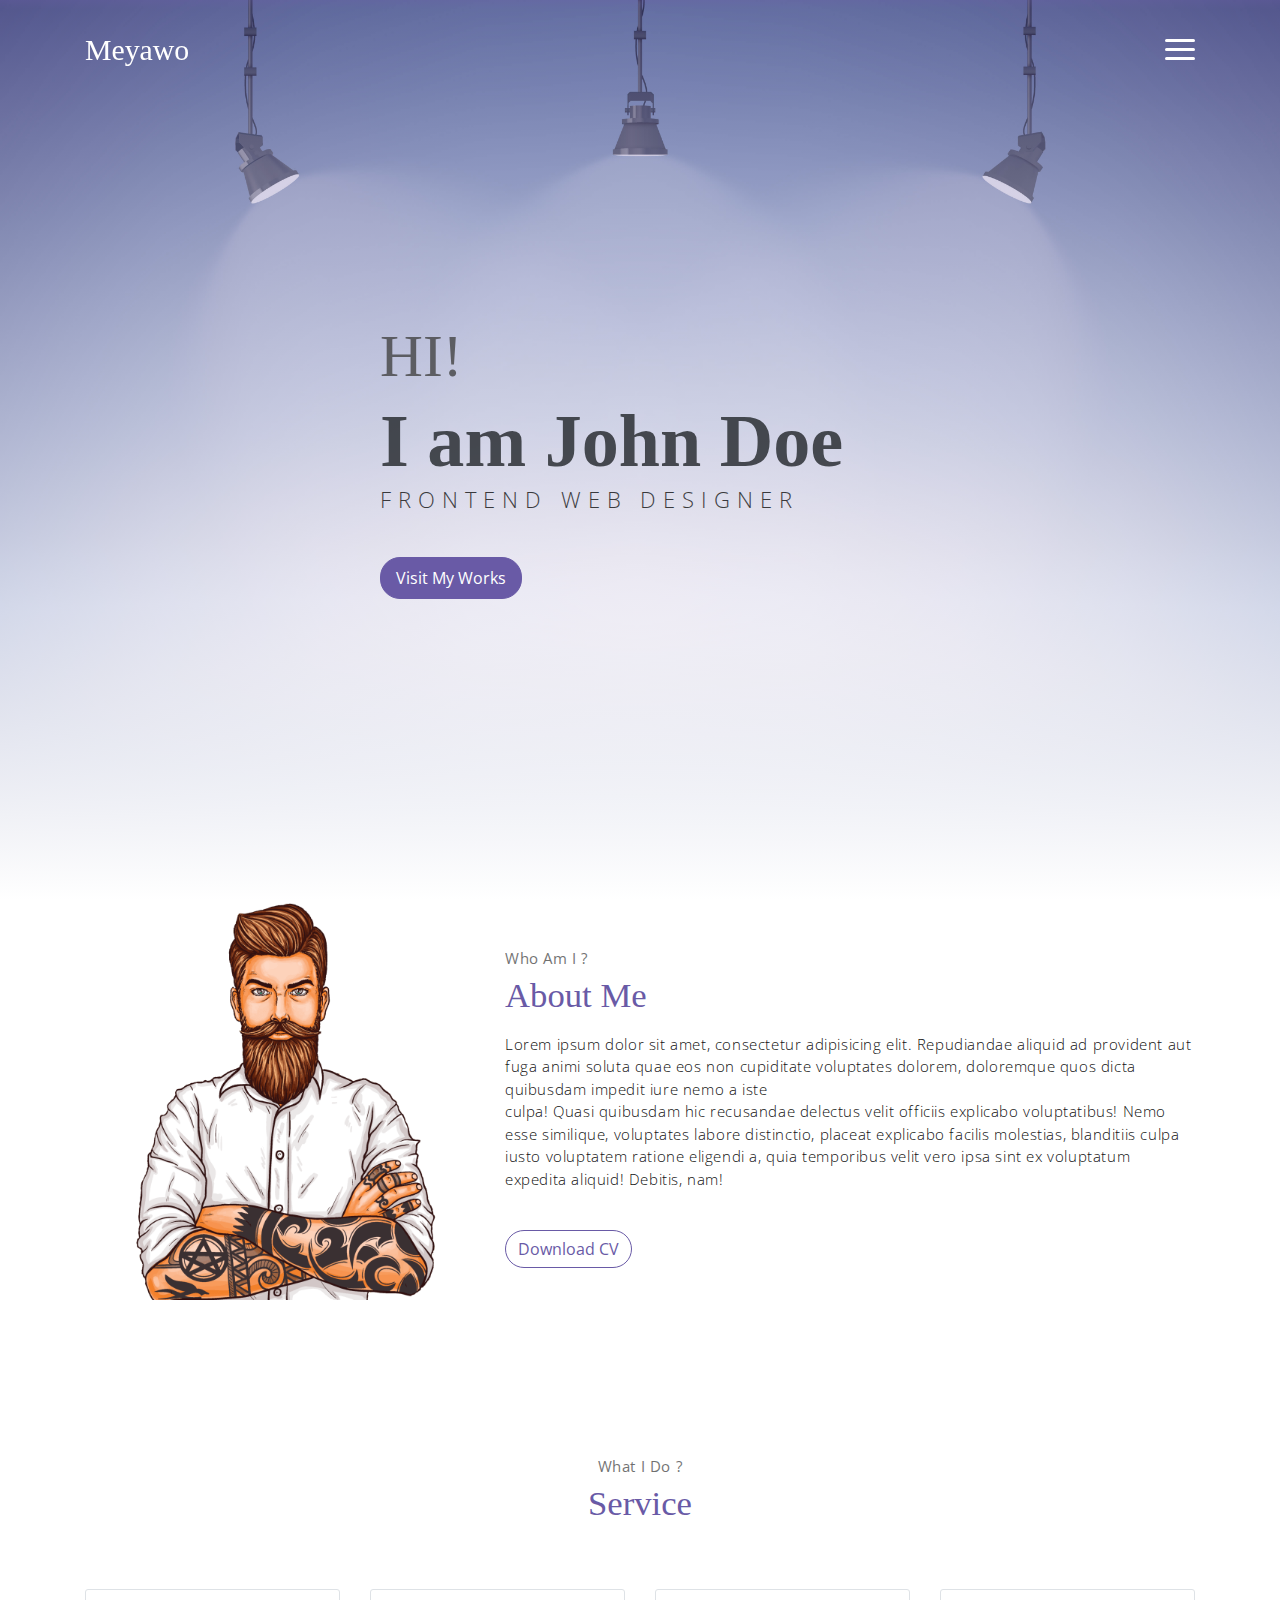
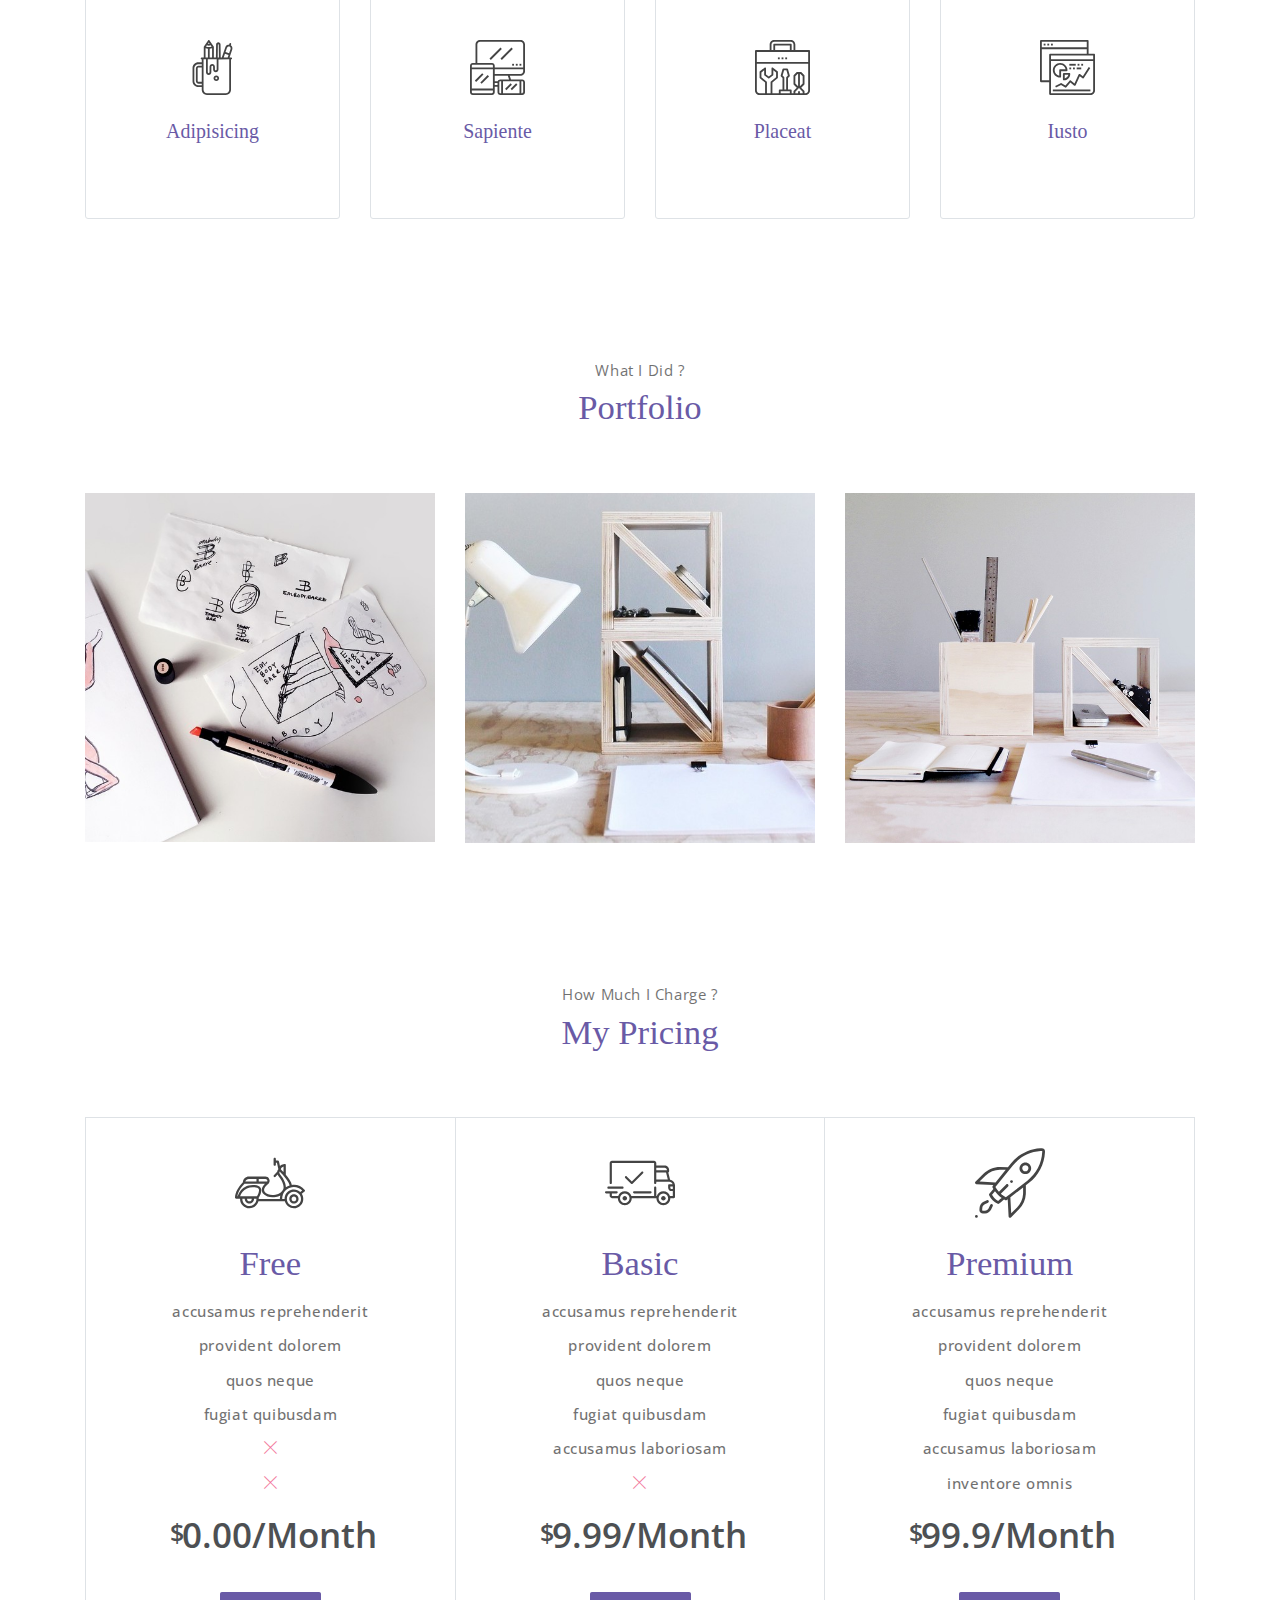
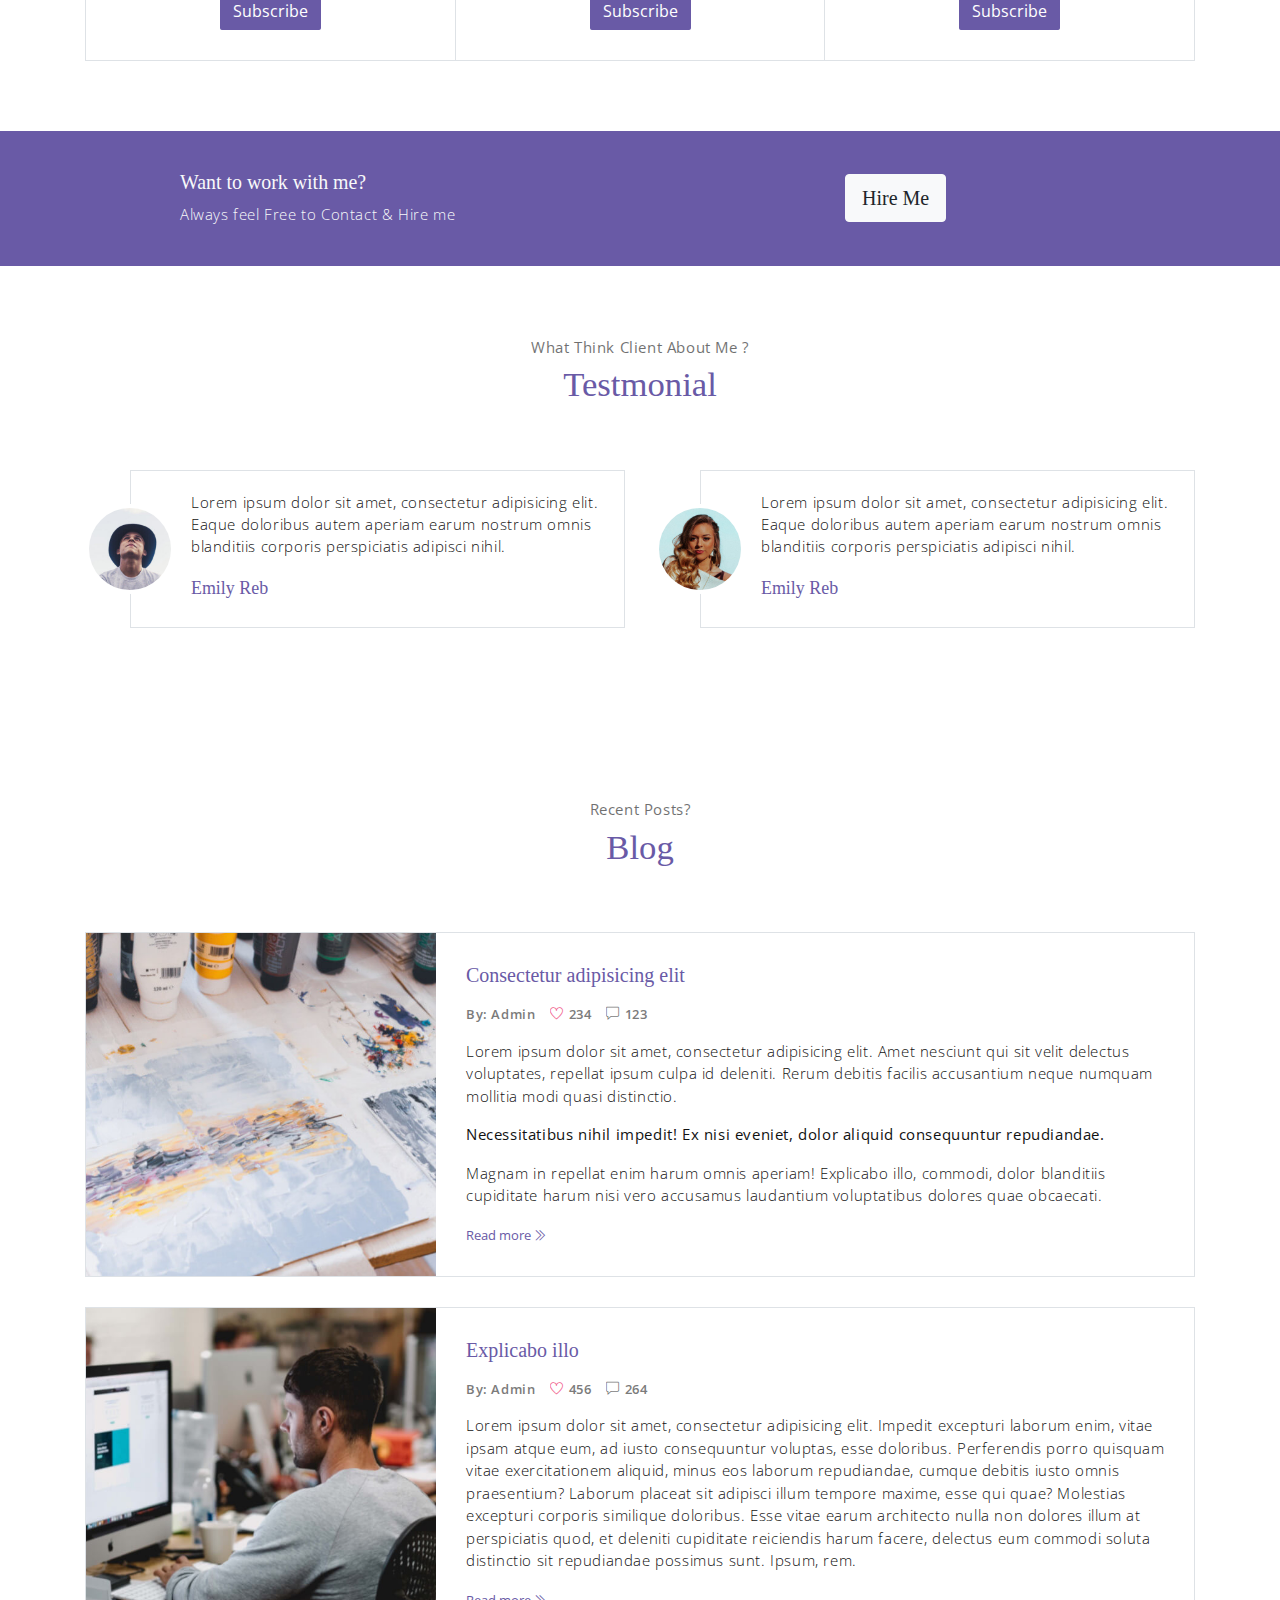
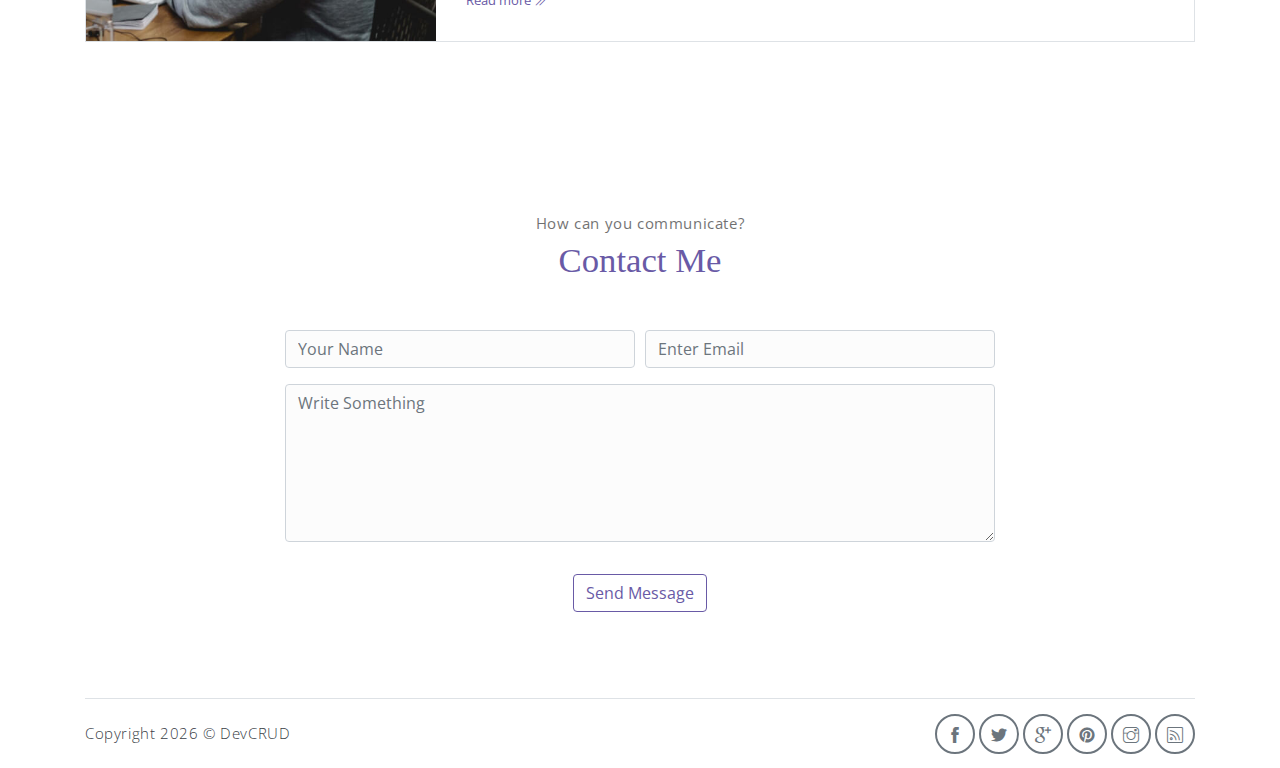
<file: up-down-project/meyawo/public_html/index.html>
<!DOCTYPE html>
<html lang="en">
<head>
	<meta charset="utf-8">
    <meta name="viewport" content="width=device-width, initial-scale=1, shrink-to-fit=no">
    <meta name="description" content="Start your development with Meyawo landing page.">
    <meta name="author" content="Devcrud">
    <title>Meyawo Landing page | Free Bootstrap 4.3.x landing page</title>
    <!-- font icons -->
    <link rel="stylesheet" href="assets/vendors/themify-icons/css/themify-icons.css">
    <!-- Bootstrap + Meyawo main styles -->
	<link rel="stylesheet" href="assets/css/meyawo.css">
</head>
<body data-spy="scroll" data-target=".navbar" data-offset="40" id="home">

    <!-- Page Navbar -->
    <nav class="custom-navbar" data-spy="affix" data-offset-top="20">
        <div class="container">
            <a class="logo" href="#">Meyawo</a>         
            <ul class="nav">
                <li class="item">
                    <a class="link" href="#home">Home</a>
                </li>
                <li class="item">
                    <a class="link" href="#about">About</a>
                </li>
                <li class="item">
                    <a class="link" href="#portfolio">Portfolio</a>
                </li>
                <li class="item">
                    <a class="link" href="#testmonial">Testmonial</a>
                </li>
                <li class="item">
                    <a class="link" href="#blog">Blog</a>
                </li>
                <li class="item">
                    <a class="link" href="#contact">Contact</a>
                </li>
                <li class="item ml-md-3">
                    <a href="components.html" class="btn btn-primary">Components</a>
                </li>
            </ul>
            <a href="javascript:void(0)" id="nav-toggle" class="hamburger hamburger--elastic">
                <div class="hamburger-box">
                  <div class="hamburger-inner"></div>
                </div>
            </a>
        </div>          
    </nav><!-- End of Page Navbar -->

    <!-- page header -->
    <header id="home" class="header">
        <div class="overlay"></div>
        <div class="header-content container">
            <h1 class="header-title">
                <span class="up">HI!</span>
                <span class="down">I am John Doe</span>
            </h1>
            <p class="header-subtitle">FRONTEND WEB DESIGNER</p>            

            <button class="btn btn-primary">Visit My Works</button>
        </div>              
    </header><!-- end of page header -->

    <!-- about section -->
    <section class="section pt-0" id="about">
        <!-- container -->
        <div class="container text-center">
            <!-- about wrapper -->
            <div class="about">
                <div class="about-img-holder">
                    <img src="assets/imgs/man.png" class="about-img" alt="Download free bootstrap 4 landing page, free boootstrap 4 templates, Download free bootstrap 4.1 landing page, free boootstrap 4.1.1 templates, meyawo Landing page">
                </div>
                <div class="about-caption">
                    <p class="section-subtitle">Who Am I ?</p>
                    <h2 class="section-title mb-3">About Me</h2>
                    <p>
                        Lorem ipsum dolor sit amet, consectetur adipisicing elit. Repudiandae aliquid ad provident aut fuga animi soluta quae eos non cupiditate voluptates dolorem, doloremque quos dicta quibusdam impedit iure nemo a iste 
                        <br>culpa! Quasi quibusdam hic recusandae delectus velit officiis explicabo voluptatibus! Nemo esse similique, voluptates labore distinctio, placeat explicabo facilis molestias, blanditiis culpa iusto voluptatem ratione eligendi a, quia temporibus velit vero ipsa sint ex voluptatum expedita aliquid! Debitis, nam!              
                    </p>
                    <button class="btn-rounded btn btn-outline-primary mt-4">Download CV</button>
                </div>              
            </div><!-- end of about wrapper -->
        </div><!-- end of container -->
    </section> <!-- end of about section -->

    <!-- service section -->
    <section class="section" id="service">
        <div class="container text-center">
            <p class="section-subtitle">What I Do ?</p>
            <h6 class="section-title mb-6">Service</h6>
            <!-- row -->
            <div class="row">
                <div class="col-md-6 col-lg-3">
                    <div class="service-card">
                        <div class="body">
                            <img src="assets/imgs/pencil-case.svg" alt="Download free bootstrap 4 landing page, free boootstrap 4 templates, Download free bootstrap 4.1 landing page, free boootstrap 4.1.1 templates, meyawo Landing page" class="icon">
                            <h6 class="title">Adipisicing</h6>
                            <p class="subtitle">Labore velit culpa adipisci excepturi consequuntur itaque in nam molestias dolorem iste quod.</p>
                        </div>
                    </div>
                </div>
                <div class="col-md-6 col-lg-3">
                    <div class="service-card">
                        <div class="body">
                            <img src="assets/imgs/responsive.svg" alt="Download free bootstrap 4 landing page, free boootstrap 4 templates, Download free bootstrap 4.1 landing page, free boootstrap 4.1.1 templates, meyawo Landing page" class="icon">
                            <h6 class="title">Sapiente</h6>
                            <p class="subtitle">Labore velit culpa adipisci excepturi consequuntur itaque in nam molestias dolorem iste quod.</p>
                        </div>
                    </div>
                </div>
                <div class="col-md-6 col-lg-3">
                    <div class="service-card">
                        <div class="body">
                            <img src="assets/imgs/toolbox.svg" alt="Download free bootstrap 4 landing page, free boootstrap 4 templates, Download free bootstrap 4.1 landing page, free boootstrap 4.1.1 templates, meyawo Landing page" class="icon">
                            <h6 class="title">Placeat</h6>
                            <p class="subtitle">Labore velit culpa adipisci excepturi consequuntur itaque in nam molestias dolorem iste quod.</p>
                        </div>
                    </div>
                </div>
                <div class="col-md-6 col-lg-3">
                    <div class="service-card">
                        <div class="body">
                            <img src="assets/imgs/analytics.svg" alt="Download free bootstrap 4 landing page, free boootstrap 4 templates, Download free bootstrap 4.1 landing page, free boootstrap 4.1.1 templates, meyawo Landing page" class="icon">
                            <h6 class="title">Iusto</h6>
                            <p class="subtitle">Labore velit culpa adipisci excepturi consequuntur itaque in nam molestias dolorem iste quod.</p>
                        </div>
                    </div>
                </div>
            </div><!-- end of row -->
        </div>
    </section><!-- end of service section -->

    <!-- portfolio section -->
    <section class="section" id="portfolio">
        <div class="container text-center">
            <p class="section-subtitle">What I Did ?</p>
            <h6 class="section-title mb-6">Portfolio</h6>
            <!-- row -->
            <div class="row">
                <div class="col-md-4">
                    <a href="#" class="portfolio-card">
                        <img src="assets/imgs/folio-1.jpg" class="portfolio-card-img" alt="Download free bootstrap 4 landing page, free boootstrap 4 templates, Download free bootstrap 4.1 landing page, free boootstrap 4.1.1 templates, meyawo Landing page">    
                        <span class="portfolio-card-overlay">
                            <span class="portfolio-card-caption">
                                <h4>Web Designing</h5>
                                <p class="font-weight-normal">Category: Web Templates</p>
                            </span>                         
                        </span>                     
                    </a>
                </div>
                <div class="col-md-4">
                    <a href="#" class="portfolio-card">
                        <img class="portfolio-card-img" src="assets/imgs/folio-2.jpg" class="img-responsive rounded" alt="Download free bootstrap 4 landing page, free boootstrap 4 templates, Download free bootstrap 4.1 landing page, free boootstrap 4.1.1 templates, meyawo Landing page">
                        <span class="portfolio-card-overlay">
                            <span class="portfolio-card-caption">
                                <h4>Web Designing</h5>
                                <p class="font-weight-normal">Category: Web Templates</p>
                            </span>                         
                        </span>                         
                    </a>
                </div>
                <div class="col-md-4">
                    <a href="#" class="portfolio-card">
                        <img class="portfolio-card-img" src="assets/imgs/folio-3.jpg" class="img-responsive rounded" alt="Download free bootstrap 4 landing page, free boootstrap 4 templates, Download free bootstrap 4.1 landing page, free boootstrap 4.1.1 templates, meyawo Landing page">    
                        <span class="portfolio-card-overlay">
                            <span class="portfolio-card-caption">
                                <h4>Web Designing</h5>
                                <p class="font-weight-normal">Category: Web Templates</p>
                            </span>                         
                        </span>                     
                    </a>
                </div>
            </div><!-- end of row -->
        </div><!-- end of container -->
    </section> <!-- end of portfolio section -->

    <!-- pricing section -->
    <section class="section" id="pricing">
        <div class="container text-center">
            <p class="section-subtitle">How Much I Charge ?</p>
            <h6 class="section-title mb-6">My Pricing</h6>
            <!-- row -->
            <div class="pricing-wrapper">
                <div class="pricing-card">
                    <div class="pricing-card-header">
                        <img class="pricing-card-icon" src="assets/imgs/scooter.svg" alt="Download free bootstrap 4 landing page, free boootstrap 4 templates, Download free bootstrap 4.1 landing page, free boootstrap 4.1.1 templates, meyawo Landing page">
                    </div>
                    <div class="pricing-card-body">
                        <h6 class="pricing-card-title">Free</h6>
                        <div class="pricing-card-list">
                            <p>accusamus reprehenderit</p>
                            <p>provident dolorem </p>
                            <p>quos neque</p>
                            <p>fugiat quibusdam</p>
                            <p><i class="ti-close"></i></p>
                            <p><i class="ti-close"></i></p>
                        </div>
                    </div>
                    <div class="pricing-card-footer">
                        <span>$</span>
                        <span>0.00/Month</span>
                    </div>
                    <a href="#" class="btn btn-primary mt-3 pricing-card-btn">Subscribe</a>
                </div>
                <div class="pricing-card">
                    <div class="pricing-card-header">
                        <img class="pricing-card-icon" src="assets/imgs/shipped.svg" alt="Download free bootstrap 4 landing page, free boootstrap 4 templates, Download free bootstrap 4.1 landing page, free boootstrap 4.1.1 templates, meyawo Landing page">
                    </div>
                    <div class="pricing-card-body">
                        <h6 class="pricing-card-title">Basic</h6>
                        <div class="pricing-card-list">
                            <p>accusamus reprehenderit</p>
                            <p>provident dolorem </p>
                            <p>quos neque</p>
                            <p>fugiat quibusdam</p>
                            <p>accusamus laboriosam</p>
                            <p><i class="ti-close"></i></p>
                        </div>
                    </div>
                    <div class="pricing-card-footer">
                        <span>$</span>
                        <span>9.99/Month</span>
                    </div>
                    <a href="#" class="btn btn-primary mt-3 pricing-card-btn">Subscribe</a>
                </div>
                <div class="pricing-card">
                    <div class="pricing-card-header">
                        <img class="pricing-card-icon" src="assets/imgs/startup.svg" alt="Download free bootstrap 4 landing page, free boootstrap 4 templates, Download free bootstrap 4.1 landing page, free boootstrap 4.1.1 templates, meyawo Landing page">
                    </div>
                    <div class="pricing-card-body">
                        <h6 class="pricing-card-title">Premium</h6>
                        <div class="pricing-card-list">
                            <p>accusamus reprehenderit</p>
                            <p>provident dolorem </p>
                            <p>quos neque</p>
                            <p>fugiat quibusdam</p>
                            <p>accusamus laboriosam</p>
                            <p>inventore omnis</p>
                        </div>
                    </div>
                    <div class="pricing-card-footer">
                        <span>$</span>
                        <span>99.9/Month</span>
                    </div>
                    <a href="#" class="btn btn-primary mt-3 pricing-card-btn">Subscribe</a>
                </div>

            </div><!-- end of pricing wrapper -->
        </div> <!-- end of container -->
    </section><!-- end of pricing section -->

    <!-- section -->
    <section class="section-sm bg-primary">
        <!-- container -->
        <div class="container text-center text-sm-left">
            <!-- row -->
            <div class="row align-items-center">
                <div class="col-sm offset-md-1 mb-4 mb-md-0">
                    <h6 class="title text-light">Want to work with me?</h6>
                    <p class="m-0 text-light">Always feel Free to Contact & Hire me</p>
                </div>
                <div class="col-sm offset-sm-2 offset-md-3">
                    <button class="btn btn-lg my-font btn-light rounded">Hire Me</button>
                </div>
            </div> <!-- end of row -->
        </div> <!-- end of container -->
    </section> <!-- end of section -->

    <!-- testimonial section -->
    <section class="section" id="testmonial">
        <div class="container text-center">
            <p class="section-subtitle">What Think Client About Me ?</p>
            <h6 class="section-title mb-6">Testmonial</h6>

            <!-- row -->
            <div class="row">
                <div class="col-md-6">
                    <div class="testimonial-card">
                        <div class="testimonial-card-img-holder">
                            <img src="assets/imgs/avatar2.jpg" class="testimonial-card-img" alt="Download free bootstrap 4 landing page, free boootstrap 4 templates, Download free bootstrap 4.1 landing page, free boootstrap 4.1.1 templates, meyawo Landing page">                           
                        </div>
                        <div class="testimonial-card-body">
                            <p class="testimonial-card-subtitle">Lorem ipsum dolor sit amet, consectetur adipisicing elit. Eaque doloribus autem aperiam earum nostrum omnis blanditiis corporis perspiciatis adipisci nihil.</p>
                            <h6 class="testimonial-card-title">Emily Reb</h6>
                        </div>
                    </div>
                </div>
                <div class="col-md-6">
                    <div class="testimonial-card">
                        <div class="testimonial-card-img-holder">
                            <img src="assets/imgs/avatar3.jpg" class="testimonial-card-img" alt="Download free bootstrap 4 landing page, free boootstrap 4 templates, Download free bootstrap 4.1 landing page, free boootstrap 4.1.1 templates, meyawo Landing page">                        
                        </div>
                        <div class="testimonial-card-body">
                            <p class="testimonial-card-subtitle">Lorem ipsum dolor sit amet, consectetur adipisicing elit. Eaque doloribus autem aperiam earum nostrum omnis blanditiis corporis perspiciatis adipisci nihil.</p>
                            <h6 class="testimonial-card-title">Emily Reb</h6>
                        </div>
                    </div>
                </div>
            </div>
        </div> <!-- end of container -->
    </section> <!-- end of testimonial section -->
    
    <!-- blog section -->
    <section class="section" id="blog">
        <!-- container -->
        <div class="container text-center">
            <p class="section-subtitle">Recent Posts?</p>
            <h6 class="section-title mb-6">Blog</h6>
            <!-- blog-wrapper -->
            <div class="blog-card">
                <div class="blog-card-header">
                    <img src="assets/imgs/img-1.jpg" class="blog-card-img" alt="Download free bootstrap 4 landing page, free boootstrap 4 templates, Download free bootstrap 4.1 landing page, free boootstrap 4.1.1 templates, meyawo Landing page">
                </div>
                <div class="blog-card-body">
                    <h5 class="blog-card-title">Consectetur adipisicing elit</h6>

                    <p class="blog-card-caption">
                        <a href="#">By: Admin</a>
                        <a href="#"><i class="ti-heart text-danger"></i> 234</a>
                        <a href="#"><i class="ti-comment"></i> 123</a>
                    </p>
                    <p>Lorem ipsum dolor sit amet, consectetur adipisicing elit. Amet nesciunt qui sit velit delectus voluptates, repellat ipsum culpa id deleniti. Rerum debitis facilis accusantium neque numquam mollitia modi quasi distinctio.</p>

                    <p><b>Necessitatibus nihil impedit! Ex nisi eveniet, dolor aliquid consequuntur repudiandae.</b></p>
                    <p>Magnam in repellat enim harum omnis aperiam! Explicabo illo, commodi, dolor blanditiis cupiditate harum nisi vero accusamus laudantium voluptatibus dolores quae obcaecati.</p>

                    <a href="#" class="blog-card-link">Read more <i class="ti-angle-double-right"></i></a>
                </div>
            </div><!-- end of blog wrapper -->

            <!-- blog-wrapper -->
            <div class="blog-card">
                <div class="blog-card-header">
                    <img src="assets/imgs/img-2.jpg" class="blog-card-img" alt="Download free bootstrap 4 landing page, free boootstrap 4 templates, Download free bootstrap 4.1 landing page, free boootstrap 4.1.1 templates, meyawo Landing page">
                </div>
                <div class="blog-card-body">
                    <h5 class="blog-card-title">Explicabo illo</h6>

                    <p class="blog-card-caption">
                        <a href="#">By: Admin</a>
                        <a href="#"><i class="ti-heart text-danger"></i> 456</a>
                        <a href="#"><i class="ti-comment"></i> 264</a>
                    </p>
                    
                    <p>Lorem ipsum dolor sit amet, consectetur adipisicing elit. Impedit excepturi laborum enim, vitae ipsam atque eum, ad iusto consequuntur voluptas, esse doloribus. Perferendis porro quisquam vitae exercitationem aliquid, minus eos laborum repudiandae, cumque debitis iusto omnis praesentium? Laborum placeat sit adipisci illum tempore maxime, esse qui quae? Molestias excepturi corporis similique doloribus. Esse vitae earum architecto nulla non dolores illum at perspiciatis quod, et deleniti cupiditate reiciendis harum facere, delectus eum commodi soluta distinctio sit repudiandae possimus sunt. Ipsum, rem.</p>

                    <a href="#" class="blog-card-link">Read more <i class="ti-angle-double-right"></i></a>
                </div>
            </div><!-- end of blog wrapper -->

        </div><!-- end of container -->
    </section><!-- end of blog section -->

    <!-- contact section -->
    <section class="section" id="contact">
        <div class="container text-center">
            <p class="section-subtitle">How can you communicate?</p>
            <h6 class="section-title mb-5">Contact Me</h6>
            <!-- contact form -->
            <form action="" class="contact-form col-md-10 col-lg-8 m-auto">
                <div class="form-row">
                    <div class="form-group col-sm-6">
                        <input type="text" size="50" class="form-control" placeholder="Your Name" required>                 
                    </div>
                    <div class="form-group col-sm-6">
                        <input type="email" class="form-control" placeholder="Enter Email"requried>                 
                    </div>
                    <div class="form-group col-sm-12">
                        <textarea name="comment" id="comment" rows="6"   class="form-control" placeholder="Write Something"></textarea>
                    </div>
                    <div class="form-group col-sm-12 mt-3">
                        <input type="submit" value="Send Message" class="btn btn-outline-primary rounded">                  
                    </div>
                </div>  
            </form><!-- end of contact form -->
        </div><!-- end of container -->
    </section><!-- end of contact section -->

    <!-- footer -->
    <div class="container">
        <footer class="footer">       
            <p class="mb-0">Copyright <script>document.write(new Date().getFullYear())</script> &copy; <a href="http://www.devcrud.com">DevCRUD</a></p>
            <div class="social-links text-right m-auto ml-sm-auto">
                <a href="javascript:void(0)" class="link"><i class="ti-facebook"></i></a>
                <a href="javascript:void(0)" class="link"><i class="ti-twitter-alt"></i></a>
                <a href="javascript:void(0)" class="link"><i class="ti-google"></i></a>
                <a href="javascript:void(0)" class="link"><i class="ti-pinterest-alt"></i></a>
                <a href="javascript:void(0)" class="link"><i class="ti-instagram"></i></a>
                <a href="javascript:void(0)" class="link"><i class="ti-rss"></i></a>
            </div>
        </footer>
    </div> <!-- end of page footer -->
	
	<!-- core  -->
    <script src="assets/vendors/jquery/jquery-3.4.1.js"></script>
    <script src="assets/vendors/bootstrap/bootstrap.bundle.js"></script>

    <!-- bootstrap 3 affix -->
	<script src="assets/vendors/bootstrap/bootstrap.affix.js"></script>

    <!-- Meyawo js -->
    <script src="assets/js/meyawo.js"></script>

</body>
</html>
</file>
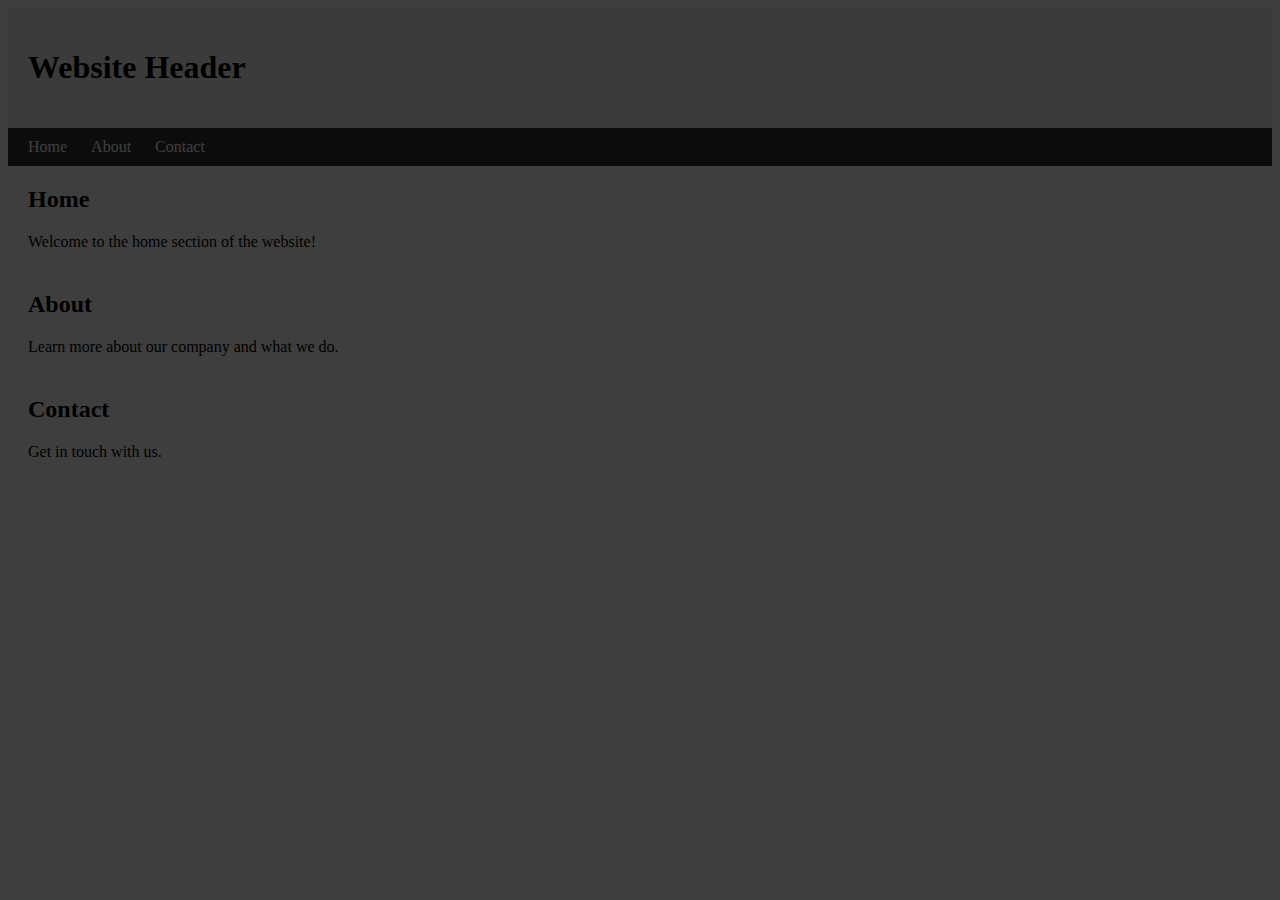
<file: fin/fin.html>
<!DOCTYPE html>
<html>
<head>
  <title>Full Website with Curtain Effect</title>
  <link rel="stylesheet" type="text/css" href="styles.css">
</head>
<body>
  <!-- Curtain element -->
  <div id="curtain"></div>

  <!-- Your website content -->
  <header>
    <h1>Website Header</h1>
  </header>
  <nav>
    <ul>
      <li><a href="#home">Home</a></li>
      <li><a href="#about">About</a></li>
      <li><a href="#contact">Contact</a></li>
    </ul>
  </nav>
  <main>
    <section id="home">
      <h2>Home</h2>
      <p>Welcome to the home section of the website!</p>
    </section>
    <section id="about">
      <h2>About</h2>
      <p>Learn more about our company and what we do.</p>
    </section>
    <section id="contact">
      <h2>Contact</h2>
      <p>Get in touch with us.</p>
    </section>
  </main>

  <!-- jQuery Library -->
  <script src="https://code.jquery.com/jquery-3.6.0.min.js"></script>
  <!-- Custom script for the curtain effect -->
  <script>
    $(document).ready(function() {
      // Show curtain on page load
      $('#curtain').fadeIn(1000);

      // Hide curtain and scroll to target section when clicking on a link
      $('a[href^="#"]').on('click', function(event) {
        var target = $(this.getAttribute('href'));

        if (target.length) {
          event.preventDefault();
          $('html, body').stop().animate({
            scrollTop: target.offset().top
          }, 1500, function() {
            // Hide curtain after the animation is complete
            $('#curtain').fadeOut(1000);
          });
        }
      });
    });
  </script>
</body>
</html>
</file>
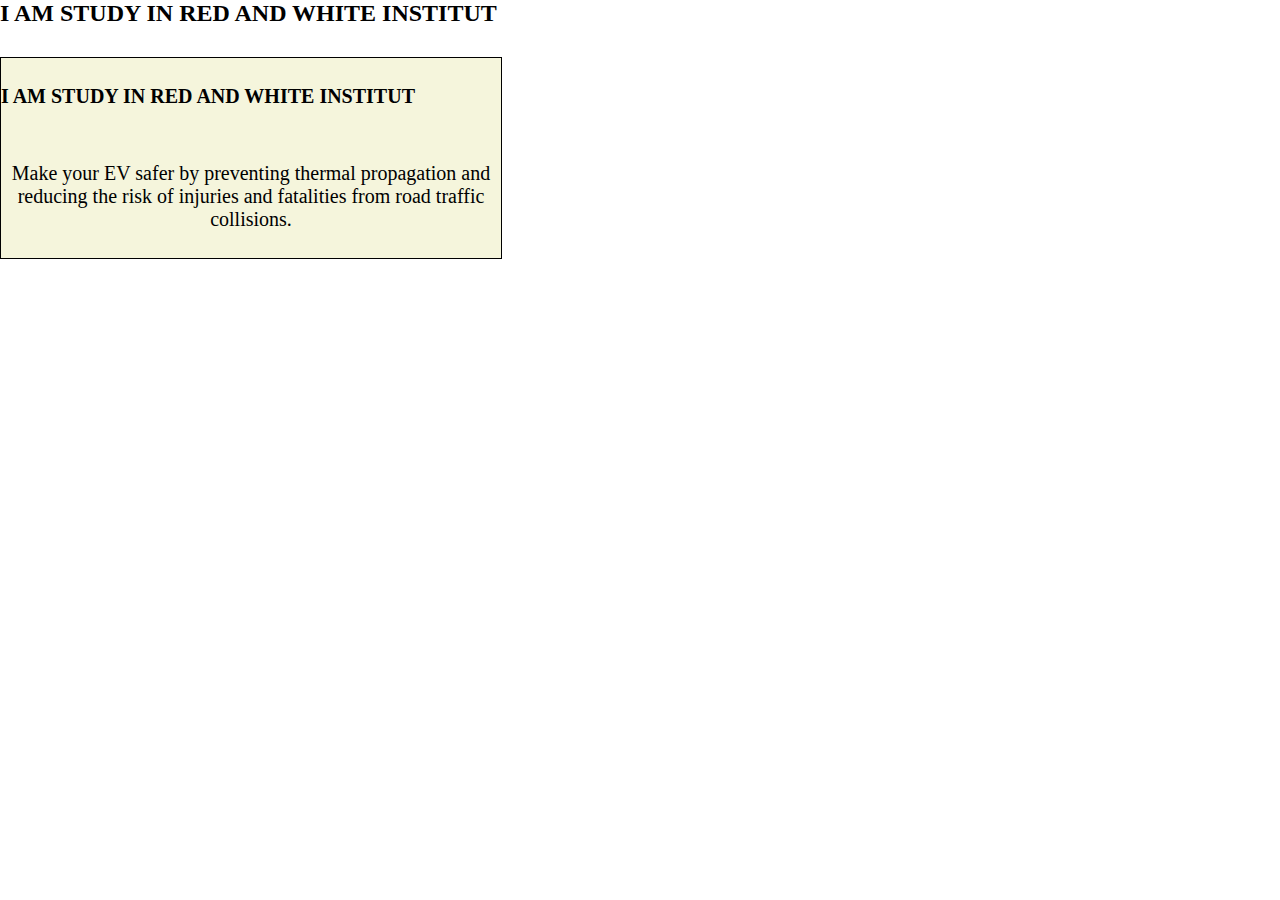
<file: jquearyfrist-lecture/jqueary.html>
<!DOCTYPE html>
<html lang="en">
<head>
    <meta charset="UTF-8">
    <meta http-equiv="X-UA-Compatible" content="IE=edge">
    <meta name="viewport" content="width=device-width, initial-scale=1.0">
    <title>Document</title>
    <link rel="stylesheet" href="queary.css">
    
</head>
<body>
    <h2>I AM STUDY IN RED AND WHITE INSTITUT</h2>
    <div class="box">
        <h1>I AM STUDY IN RED AND WHITE INSTITUT</h1>
        <p>Make your EV safer by preventing thermal propagation and reducing the risk of injuries and fatalities from road traffic collisions.</p>
    </div>
    
   
    <script src="./js/jquery-3.7.0.min.js"></script>

    <script>
        $(document).ready(function () {
            $('body').keyup(function () {
                $(this).css('background-color','lightblue')
             });
        });


        $(document).ready(function () {
            $('.box').dblclick(function () {
                $(this).css('background-color','lightgreen')
             });
        });

        $(document).ready(function () {
            $('h1').click(function () {
                $(this).css('color','green')
             });
        });

        $(document).ready(function () {
            $('p').mouseover(function () {
                $(this).css('color','lightblue')
             });
        });

        $(document).ready(function () {
            $('p').click(function () {
                $(this).css('font-size','10px')
             });
        });
    </script>

</body>
</html>
</file>
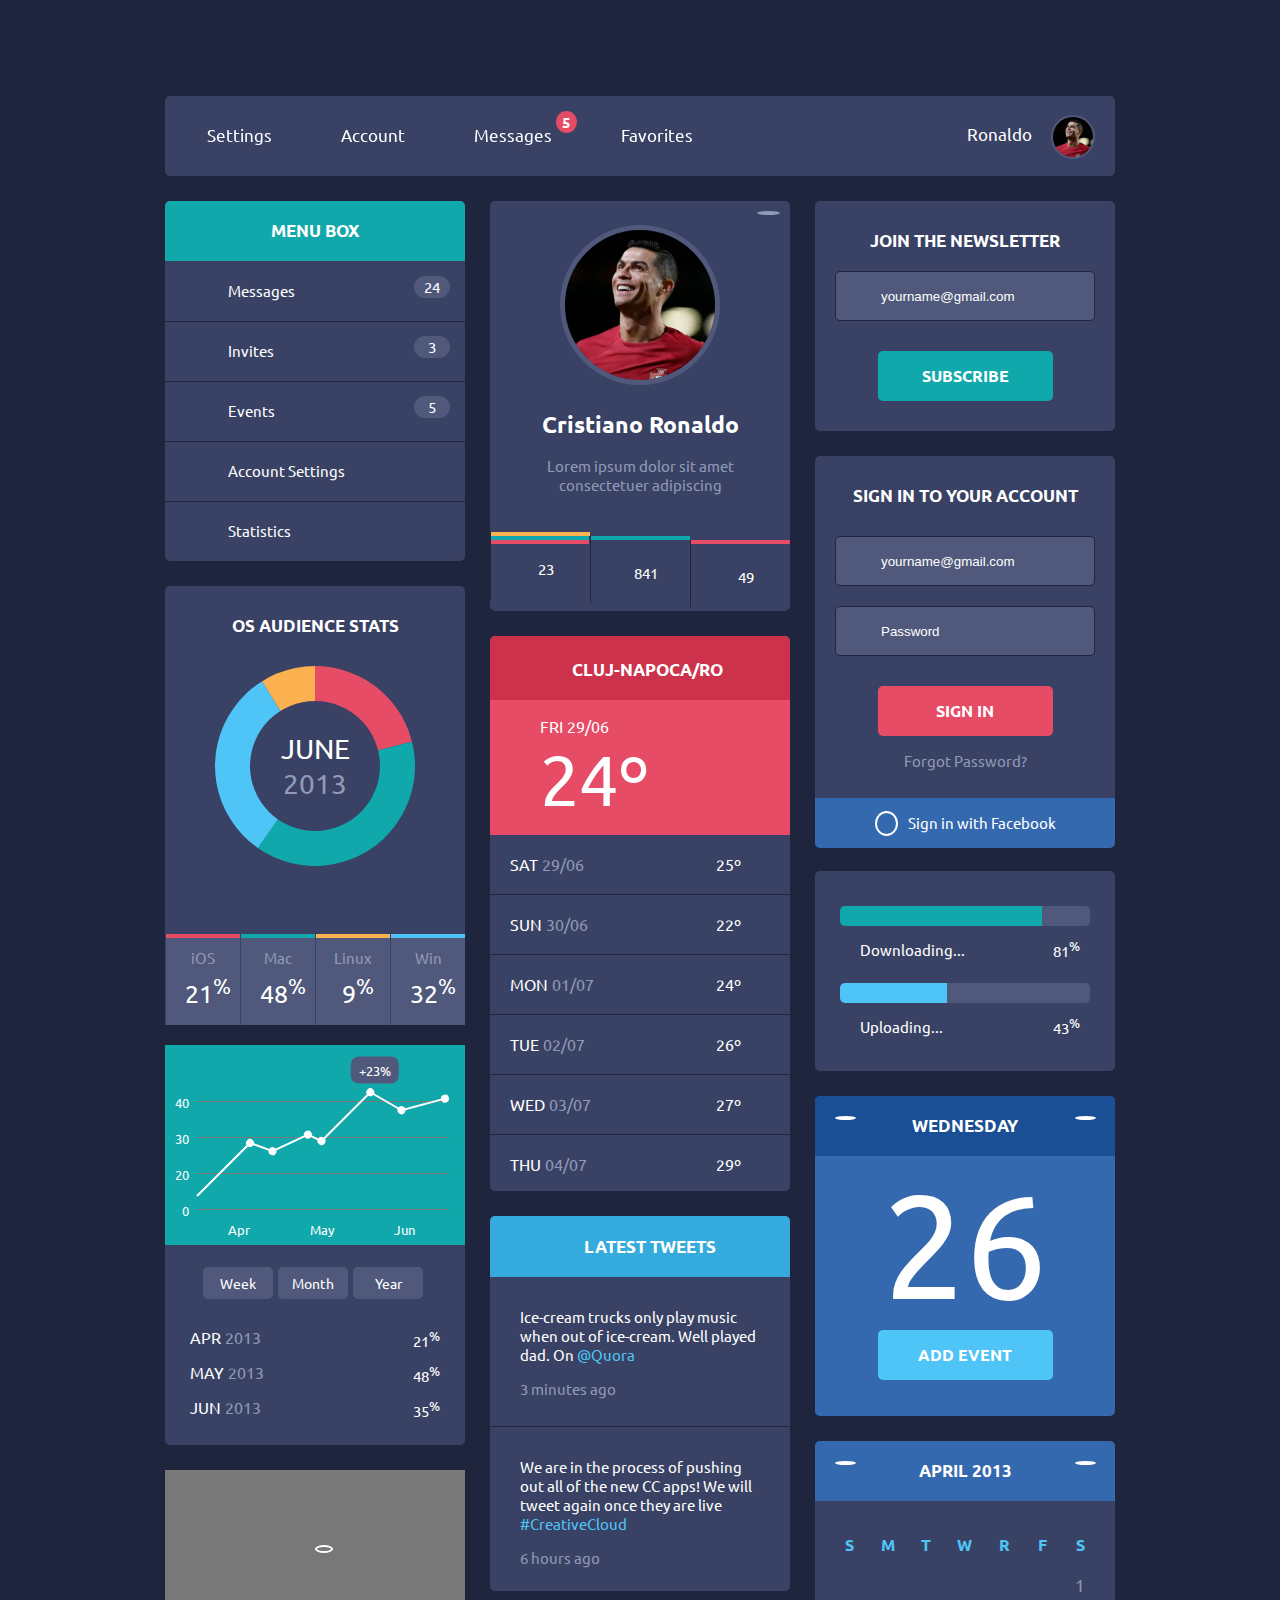
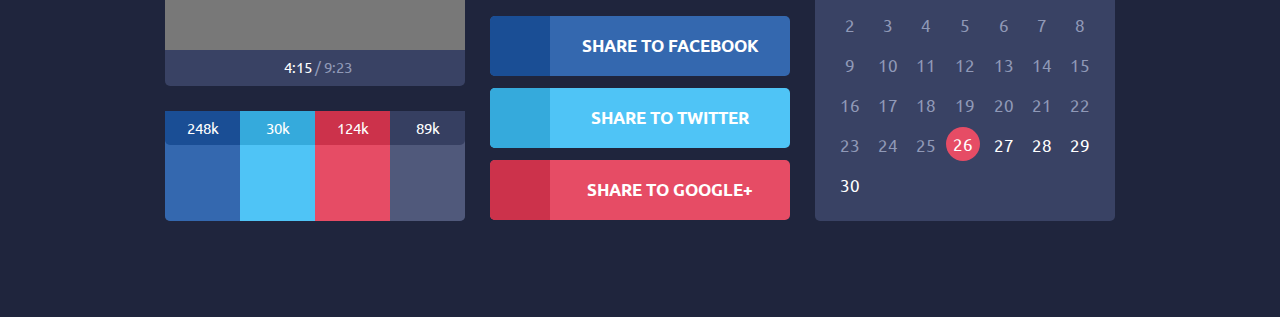
<file: jquearyproject/admin-panel.html>
<!DOCTYPE html>
<html lang="en">

<head>
    <meta charset="UTF-8">
    <meta http-equiv="X-UA-Compatible" content="IE=edge">
    <meta name="viewport" content="width=device-width, initial-scale=1.0">
    <title>Jquery Project</title>
    <link rel="stylesheet" href="admin.css">
</head>

<body>

    <div class="main-container">

        <!-- HEADER -->
        <header class="block">
            <ul class="header-menu horizontal-list">
                <li>
                    <a class="header-menu-tab" href="#1"><span
                            class="icon entypo-cog scnd-font-color"></span>Settings</a>
                </li>
                <li>
                    <a class="header-menu-tab" href="#2"><span
                            class="icon fontawesome-user scnd-font-color"></span>Account</a>
                </li>
                <li>
                    <a class="header-menu-tab" href="#3"><span
                            class="icon fontawesome-envelope scnd-font-color"></span>Messages</a>
                    <a class="header-menu-number" href="#4">5</a>
                </li>
                <li>
                    <a class="header-menu-tab" href="#5"><span
                            class="icon fontawesome-star-empty scnd-font-color"></span>Favorites</a>
                </li>
            </ul>
            <div class="profile-menu">
                <p>Ronaldo <a href="#26"><span class="entypo-down-open scnd-font-color"></span></a></p>
                <div class="profile-picture small-profile-picture">
                    <img width="40px" alt="Anne Hathaway picture"
                        src="./image/ronaldo.png">
                </div>
            </div>
        </header>

        <!-- LEFT-CONTAINER -->
        <div class="left-container container">
            <div class="menu-box block"> <!-- MENU BOX (LEFT-CONTAINER) -->
                <h2 class="titular">MENU BOX</h2>
                <ul class="menu-box-menu">
                    <li>
                        <a class="menu-box-tab" href="#6"><span
                                class="icon fontawesome-envelope scnd-font-color"></span>Messages<div
                                class="menu-box-number">24</div></a>
                    </li>
                    <li>
                        <a class="menu-box-tab" href="#8"><span
                                class="icon entypo-paper-plane scnd-font-color"></span>Invites<div
                                class="menu-box-number">3</div></a>
                    </li>
                    <li>
                        <a class="menu-box-tab" href="#10"><span
                                class="icon entypo-calendar scnd-font-color"></span>Events<div class="menu-box-number">5
                            </div></a>
                    </li>
                    <li>
                        <a class="menu-box-tab" href="#12"><span class="icon entypo-cog scnd-font-color"></span>Account
                            Settings</a>
                    </li>
                    <li>
                        <a class="menu-box-tab" href="#13">
                            <sapn class="icon entypo-chart-line scnd-font-color"></sapn>Statistics
                        </a>
                    </li>
                </ul>
            </div>
            <div class="donut-chart-block block"> <!-- DONUT CHART BLOCK (LEFT-CONTAINER) -->
                <h2 class="titular">OS AUDIENCE STATS</h2>
                <div class="donut-chart">
                    <!-- DONUT-CHART by @kseso https://codepen.io/Kseso/pen/phiyL -->
                    <div id="porcion1" class="recorte">
                        <div class="quesito ios" data-rel="21"></div>
                    </div>
                    <div id="porcion2" class="recorte">
                        <div class="quesito mac" data-rel="39"></div>
                    </div>
                    <div id="porcion3" class="recorte">
                        <div class="quesito win" data-rel="31"></div>
                    </div>
                    <div id="porcionFin" class="recorte">
                        <div class="quesito linux" data-rel="9"></div>
                    </div>
                    <!-- END DONUT-CHART by @kseso https://codepen.io/Kseso/pen/phiyL -->
                    <p class="center-date">JUNE<br><span class="scnd-font-color">2013</span></p>
                </div>
                <ul class="os-percentages horizontal-list">
                    <li>
                        <p class="ios os scnd-font-color">iOS</p>
                        <p class="os-percentage">21<sup>%</sup></p>
                    </li>
                    <li>
                        <p class="mac os scnd-font-color">Mac</p>
                        <p class="os-percentage">48<sup>%</sup></p>
                    </li>
                    <li>
                        <p class="linux os scnd-font-color">Linux</p>
                        <p class="os-percentage">9<sup>%</sup></p>
                    </li>
                    <li>
                        <p class="win os scnd-font-color">Win</p>
                        <p class="os-percentage">32<sup>%</sup></p>
                    </li>
                </ul>
            </div>
            <div class="line-chart-block block clear"> <!-- LINE CHART BLOCK (LEFT-CONTAINER) -->
                <div class="line-chart">
                    <!-- LINE-CHART by @kseso https://codepen.io/Kseso/pen/phiyL -->
                    <div class='grafico'>
                        <ul class='eje-y'>
                            <li data-ejeY='40'></li>
                            <li data-ejeY='30'></li>
                            <li data-ejeY='20'></li>
                            <li data-ejeY='0'></li>
                        </ul>
                        <ul class='eje-x'>
                            <li>Apr</li>
                            <li>May</li>
                            <li>Jun</li>
                        </ul>
                        <span data-valor='25'>
                            <span data-valor='8'>
                                <span data-valor='13'>
                                    <span data-valor='5'>
                                        <span data-valor='23'>
                                            <span data-valor='12'>
                                                <span data-valor='15'>
                                                </span></span></span></span></span></span></span>
                    </div>
                    <!-- END LINE-CHART by @kseso https://codepen.io/Kseso/pen/phiyL -->
                </div>
                <ul class="time-lenght horizontal-list">
                    <li><a class="time-lenght-btn" href="#14">Week</a></li>
                    <li><a class="time-lenght-btn" href="#15">Month</a></li>
                    <li><a class="time-lenght-btn" href="#16">Year</a></li>
                </ul>
                <ul class="month-data clear">
                    <li>
                        <p>APR<span class="scnd-font-color"> 2013</span></p>
                        <p><span class="entypo-plus increment"> </span>21<sup>%</sup></p>
                    </li>
                    <li>
                        <p>MAY<span class="scnd-font-color"> 2013</span></p>
                        <p><span class="entypo-plus increment"> </span>48<sup>%</sup></p>
                    </li>
                    <li>
                        <p>JUN<span class="scnd-font-color"> 2013</span></p>
                        <p><span class="entypo-plus increment"> </span>35<sup>%</sup></p>
                    </li>
                </ul>
            </div>
            <div class="media block"> <!-- MEDIA (LEFT-CONTAINER) -->
                <div id="media-display">
                    <a class="media-btn play" href="#23"><span class="fontawesome-play"></span></a>
                </div>
                <div class="media-control-bar">
                    <a class="media-btn play" href="#23"><span class="fontawesome-play scnd-font-color"></span></a>
                    <p class="time-passed">4:15 <span class="time-duration scnd-font-color">/ 9:23</span></p>
                    <a class="media-btn volume" href="#24"><span
                            class="fontawesome-volume-up scnd-font-color"></span></a>
                    <a class="media-btn resize" href="#25"><span
                            class="fontawesome-resize-full scnd-font-color"></span></a>
                </div>
            </div>
            <ul class="social horizontal-list block"> <!-- SOCIAL (LEFT-CONTAINER) -->
                <li class="facebook">
                    <p class="icon"><span class="zocial-facebook"></span></p>
                    <p class="number">248k</p>
                </li>
                <li class="twitter">
                    <p class="icon"><span class="zocial-twitter"></span></p>
                    <p class="number">30k</p>
                </li>
                <li class="googleplus">
                    <p class="icon"><span class="zocial-googleplus"></span></p>
                    <p class="number">124k</p>
                </li>
                <li class="mailbox">
                    <p class="icon"><span class="fontawesome-envelope"></span></p>
                    <p class="number">89k</p>
                </li>
            </ul>
        </div>

        <!-- MIDDLE-CONTAINER -->
        <div class="middle-container container">
            <div class="profile block"> <!-- PROFILE (MIDDLE-CONTAINER) -->
                <a class="add-button" href="#28"><span class="icon entypo-plus scnd-font-color"></span></a>
                <div class="profile-picture big-profile-picture clear">
                    <img width="150px" alt="Anne Hathaway picture"
                        src="./image/ronaldo.png">
                </div>
                <h1 class="user-name">Cristiano Ronaldo</h1>
                <div class="profile-description">
                    <p class="scnd-font-color">Lorem ipsum dolor sit amet consectetuer adipiscing</p>
                </div>
                <ul class="profile-options horizontal-list">
                    <li><a class="comments" href="#40">
                            <p><span class="icon fontawesome-comment-alt scnd-font-color"></span>23</li>
                    </p></a>
                    <li><a class="views" href="#41">
                            <p><span class="icon fontawesome-eye-open scnd-font-color"></span>841</li>
                    </p></a>
                    <li><a class="likes" href="#42">
                            <p><span class="icon fontawesome-heart-empty scnd-font-color"></span>49</li>
                    </p></a>
                </ul>
            </div>
            <div class="weather block clear"> <!-- WEATHER (MIDDLE-CONTAINER) -->
                <h2 class="titular"><span class="icon entypo-location"></span><strong>CLUJ-NAPOCA</strong>/RO</h2>
                <div class="current-day">
                    <p class="current-day-date">FRI 29/06</p>
                    <p class="current-day-temperature">24º<span class="icon-cloudy"></span></p>
                </div>
                <ul class="next-days">
                    <li>
                        <a href="#43">
                            <p class="next-days-date"><span class="day">SAT</span> <span
                                    class="scnd-font-color">29/06</span></p>
                            <p class="next-days-temperature">25º<span class="icon icon-cloudy scnd-font-color"></span>
                            </p>
                        </a>
                    </li>
                    <li>
                        <a href="#44">
                            <p class="next-days-date"><span class="day">SUN</span> <span
                                    class="scnd-font-color">30/06</span></p>
                            <p class="next-days-temperature">22º<span class="icon icon-cloudy2 scnd-font-color"></span>
                            </p>
                        </a>
                    </li>
                    <li>
                        <a href="#45">
                            <p class="next-days-date"><span class="day">MON</span> <span
                                    class="scnd-font-color">01/07</span></p>
                            <p class="next-days-temperature">24º<span class="icon icon-cloudy2 scnd-font-color"></span>
                            </p>
                        </a>
                    </li>
                    <li>
                        <a href="#46">
                            <p class="next-days-date"><span class="day">TUE</span> <span
                                    class="scnd-font-color">02/07</span></p>
                            <p class="next-days-temperature">26º<span class="icon icon-cloudy scnd-font-color"></span>
                            </p>
                        </a>
                    </li>
                    <li>
                        <a href="">
                            <p class="next-days-date"><span class="day">WED</span> <span
                                    class="scnd-font-color">03/07</span></p>
                            <p class="next-days-temperature">27º<span class="icon icon-sun scnd-font-color"></span></p>
                        </a>
                    </li>
                    <li>
                        <a href="">
                            <p class="next-days-date"><span class="day">THU</span> <span
                                    class="scnd-font-color">04/07</span></p>
                            <p class="next-days-temperature">29º<span class="icon icon-sun scnd-font-color"></span></p>
                        </a>
                    </li>
                </ul>
            </div>
            <div class="tweets block"> <!-- TWEETS (MIDDLE-CONTAINER) -->
                <h2 class="titular"><span class="icon zocial-twitter"></span>LATEST TWEETS</h2>
                <div class="tweet first">
                    <p>Ice-cream trucks only play music when out of ice-cream. Well played dad. On <a class="tweet-link"
                            href="#17">@Quora</a></p>
                    <p><a class="time-ago scnd-font-color" href="#18">3 minutes ago</a></p>
                </div>
                <div class="tweet">
                    <p>We are in the process of pushing out all of the new CC apps! We will tweet again once they are
                        live <a class="tweet-link" href="#19">#CreativeCloud</a></p>
                    <p><a class="scnd-font-color" href="#20">6 hours ago</a></p>
                </div>
            </div>
            <ul class="social block"> <!-- SOCIAL (MIDDLE-CONTAINER) -->
                <li><a href="#50">
                        <div class="facebook icon"><span class="zocial-facebook"></span></div>
                        <h2 class="facebook titular">SHARE TO FACEBOOK</h2>
                </li></a>
                <li><a href="#51">
                        <div class="twitter icon"><span class="zocial-twitter"></span></div>
                        <h2 class="twitter titular">SHARE TO TWITTER</h2>
                </li></a>
                <li><a href="#52">
                        <div class="googleplus icon"><span class="zocial-googleplus"></span></div>
                        <h2 class="googleplus titular">SHARE TO GOOGLE+</h2>
                </li></a>
            </ul>
        </div>

        <!-- RIGHT-CONTAINER -->
        <div class="right-container container">
            <div class="join-newsletter block"> <!-- JOIN NEWSLETTER (RIGHT-CONTAINER) -->
                <h2 class="titular">JOIN THE NEWSLETTER</h2>
                <div class="input-container">
                    <input type="text" placeholder="yourname@gmail.com" class="email text-input">
                    <div class="input-icon envelope-icon-newsletter"><span
                            class="fontawesome-envelope scnd-font-color"></span></div>
                </div>
                <a class="subscribe button" href="#21">SUBSCRIBE</a>
            </div>
            <div class="account block"> <!-- ACCOUNT (RIGHT-CONTAINER) -->
                <h2 class="titular">SIGN IN TO YOUR ACCOUNT</h2>
                <div class="input-container">
                    <input type="text" placeholder="yourname@gmail.com" class="email text-input">
                    <div class="input-icon envelope-icon-acount"><span
                            class="fontawesome-envelope scnd-font-color"></span></div>
                </div>
                <div class="input-container">
                    <input type="text" placeholder="Password" class="password text-input">
                    <div class="input-icon password-icon"><span class="fontawesome-lock scnd-font-color"></span></div>
                </div>
                <a class="sign-in button" href="#22">SIGN IN</a>
                <p class="scnd-font-color">Forgot Password?</p>
                <a class="fb-sign-in" href="58">
                    <p><span class="fb-border"><span class="icon zocial-facebook"></span></span>Sign in with Facebook
                    </p>
                </a>
            </div>
            <div class="loading block"> <!-- LOADING (RIGHT-CONTAINER) -->
                <div class="progress-bar downloading"></div>
                <p><span class="icon fontawesome-cloud-download scnd-font-color"></span>Downloading...</p>
                <p class="percentage">81<sup>%</sup></p>
                <div class="progress-bar uploading"></div>
                <p><span class="icon fontawesome-cloud-upload scnd-font-color"></span>Uploading...</p>
                <p class="percentage">43<sup>%</sup></p>
            </div>
            <div class="calendar-day block"> <!-- CALENDAR DAY (RIGHT-CONTAINER) -->
                <div class="arrow-btn-container">
                    <a class="arrow-btn left" href="#200"><span class="icon fontawesome-angle-left"></span></a>
                    <h2 class="titular">WEDNESDAY</h2>
                    <a class="arrow-btn right" href="#201"><span class="icon fontawesome-angle-right"></span></a>
                </div>
                <p class="the-day">26</p>
                <a class="add-event button" href="#27">ADD EVENT</a>
            </div>
            <div class="calendar-month block"> <!-- CALENDAR MONTH (RIGHT-CONTAINER) -->
                <div class="arrow-btn-container">
                    <a class="arrow-btn left" href="#202"><span class="icon fontawesome-angle-left"></span></a>
                    <h2 class="titular">APRIL 2013</h2>
                    <a class="arrow-btn right" href="#203"><span class="icon fontawesome-angle-right"></span></a>
                </div>
                <table class="calendar">
                    <thead class="days-week">
                        <tr>
                            <th>S</th>
                            <th>M</th>
                            <th>T</th>
                            <th>W</th>
                            <th>R</th>
                            <th>F</th>
                            <th>S</th>
                        </tr>
                    </thead>
                    <tbody>
                        <tr>
                            <td></td>
                            <td></td>
                            <td></td>
                            <td></td>
                            <td></td>
                            <td></td>
                            <td><a class="scnd-font-color" href="#100">1</a></td>
                        </tr>
                        <tr>
                            <td><a class="scnd-font-color" href="#101">2</a></td>
                            <td><a class="scnd-font-color" href="#102">3</a></td>
                            <td><a class="scnd-font-color" href="#103">4</a></td>
                            <td><a class="scnd-font-color" href="#104">5</a></td>
                            <td><a class="scnd-font-color" href="#105">6</a></td>
                            <td><a class="scnd-font-color" href="#106">7</a></td>
                            <td><a class="scnd-font-color" href="#107">8</a></td>
                        </tr>
                        <tr>
                            <td><a class="scnd-font-color" href="#108">9</a></td>
                            <td><a class="scnd-font-color" href="#109">10</a></td>
                            <td><a class="scnd-font-color" href="#110">11</a></td>
                            <td><a class="scnd-font-color" href="#111">12</a></td>
                            <td><a class="scnd-font-color" href="#112">13</a></td>
                            <td><a class="scnd-font-color" href="#113">14</a></td>
                            <td><a class="scnd-font-color" href="#114">15</a></td>
                        </tr>
                        <tr>
                            <td><a class="scnd-font-color" href="#115">16</a></td>
                            <td><a class="scnd-font-color" href="#116">17</a></td>
                            <td><a class="scnd-font-color" href="#117">18</a></td>
                            <td><a class="scnd-font-color" href="#118">19</a></td>
                            <td><a class="scnd-font-color" href="#119">20</a></td>
                            <td><a class="scnd-font-color" href="#120">21</a></td>
                            <td><a class="scnd-font-color" href="#121">22</a></td>
                        </tr>
                        <tr>
                            <td><a class="scnd-font-color" href="#122">23</a></td>
                            <td><a class="scnd-font-color" href="#123">24</a></td>
                            <td><a class="scnd-font-color" href="#124">25</a></td>
                            <td><a class="today" href="#125">26</a></td>
                            <td><a href="#126">27</a></td>
                            <td><a href="#127">28</a></td>
                            <td><a href="#128">29</a></td>
                        </tr>
                        <tr>
                            <td><a href="#129">30</a></td>
                            <td></td>
                            <td></td>
                            <td></td>
                            <td></td>
                            <td></td>
                            <td></td>
                        </tr>
                    </tbody>
                </table>
            </div> <!-- end calendar-month block -->
        </div> <!-- end right-container -->
    </div> <!-- end main-container -->
</body>

</html>

<script src="./js/jquery-3.7.0.min.js"></script>


<script>
    const allSideMenu = document.querySelectorAll('#sidebar .side-menu.top li a');

allSideMenu.forEach(item=> {
const li = item.parentElement;

item.addEventListener('click', function () {
    allSideMenu.forEach(i=> {
        i.parentElement.classList.remove('active');
    })
    li.classList.add('active');
})
});
const menuBar = document.querySelector('#content nav .bx.bx-menu');
const sidebar = document.getElementById('sidebar');
menuBar.addEventListener('click', function () {
sidebar.classList.toggle('hide');
})
const searchButton = document.querySelector('#content nav form .form-input button');
const searchButtonIcon = document.querySelector('#content nav form .form-input button .bx');
const searchForm = document.querySelector('#content nav form');
searchButton.addEventListener('click', function (e) {
if(window.innerWidth < 576) {
    e.preventDefault();
    searchForm.classList.toggle('show');
    if(searchForm.classList.contains('show')) {
        searchButtonIcon.classList.replace('bx-search', 'bx-x');
    } else {
        searchButtonIcon.classList.replace('bx-x', 'bx-search');
    }
}
})
if(window.innerWidth < 768) {
sidebar.classList.add('hide');
} else if(window.innerWidth > 576) {
searchButtonIcon.classList.replace('bx-x', 'bx-search');
searchForm.classList.remove('show');
}
window.addEventListener('resize', function () {
if(this.innerWidth > 576) {
    searchButtonIcon.classList.replace('bx-x', 'bx-search');
    searchForm.classList.remove('show');
}
})
$( document ).ready( function() {

$('body').noisy({
intensity: 0.2,
size: 200,
opacity: 0.28,
randomColors: false, // true by default
color: '#000000'
});

//Google Maps JS
//Set Map
function initialize() {
        var myLatlng = new google.maps.LatLng(53.3333,-3.08333);
        var imagePath = 'http://m.schuepfen.ch/icons/helveticons/black/60/Pin-location.png'
        var mapOptions = {
            zoom: 11,
            center: myLatlng,
            mapTypeId: google.maps.MapTypeId.ROADMAP
        }

    var map = new google.maps.Map(document.getElementById('map'), mapOptions);
    //Callout Content
    var contentString = 'Some address here..';
    //Set window width + content
    var infowindow = new google.maps.InfoWindow({
        content: contentString,
        maxWidth: 500
    });

    //Add Marker
    var marker = new google.maps.Marker({
        position: myLatlng,
        map: map,
        icon: imagePath,
        title: 'image title'
    });

    google.maps.event.addListener(marker, 'click', function() {
        infowindow.open(map,marker);
    });

    //Resize Function
    google.maps.event.addDomListener(window, "resize", function() {
        var center = map.getCenter();
        google.maps.event.trigger(map, "resize");
        map.setCenter(center);
    });
}

google.maps.event.addDomListener(window, 'load', initialize);

});
$( document ).ready( function() {

$('body').noisy({
intensity: 0.2,
size: 200,
opacity: 0.28,
randomColors: false, // true by default
color: '#000000'
});

//Google Maps JS
//Set Map
function initialize() {
        var myLatlng = new google.maps.LatLng(53.3333,-3.08333);
        var imagePath = 'http://m.schuepfen.ch/icons/helveticons/black/60/Pin-location.png'
        var mapOptions = {
            zoom: 11,
            center: myLatlng,
            mapTypeId: google.maps.MapTypeId.ROADMAP
        }

    var map = new google.maps.Map(document.getElementById('map'), mapOptions);
    //Callout Content
    var contentString = 'Some address here..';
    //Set window width + content
    var infowindow = new google.maps.InfoWindow({
        content: contentString,
        maxWidth: 500
    });

    //Add Marker
    var marker = new google.maps.Marker({
        position: myLatlng,
        map: map,
        icon: imagePath,
        title: 'image title'
    });

    google.maps.event.addListener(marker, 'click', function() {
        infowindow.open(map,marker);
    });

    //Resize Function
    google.maps.event.addDomListener(window, "resize", function() {
        var center = map.getCenter();
        google.maps.event.trigger(map, "resize");
        map.setCenter(center);
    });
}

google.maps.event.addDomListener(window, 'load', initialize);

});
</script>
</file>
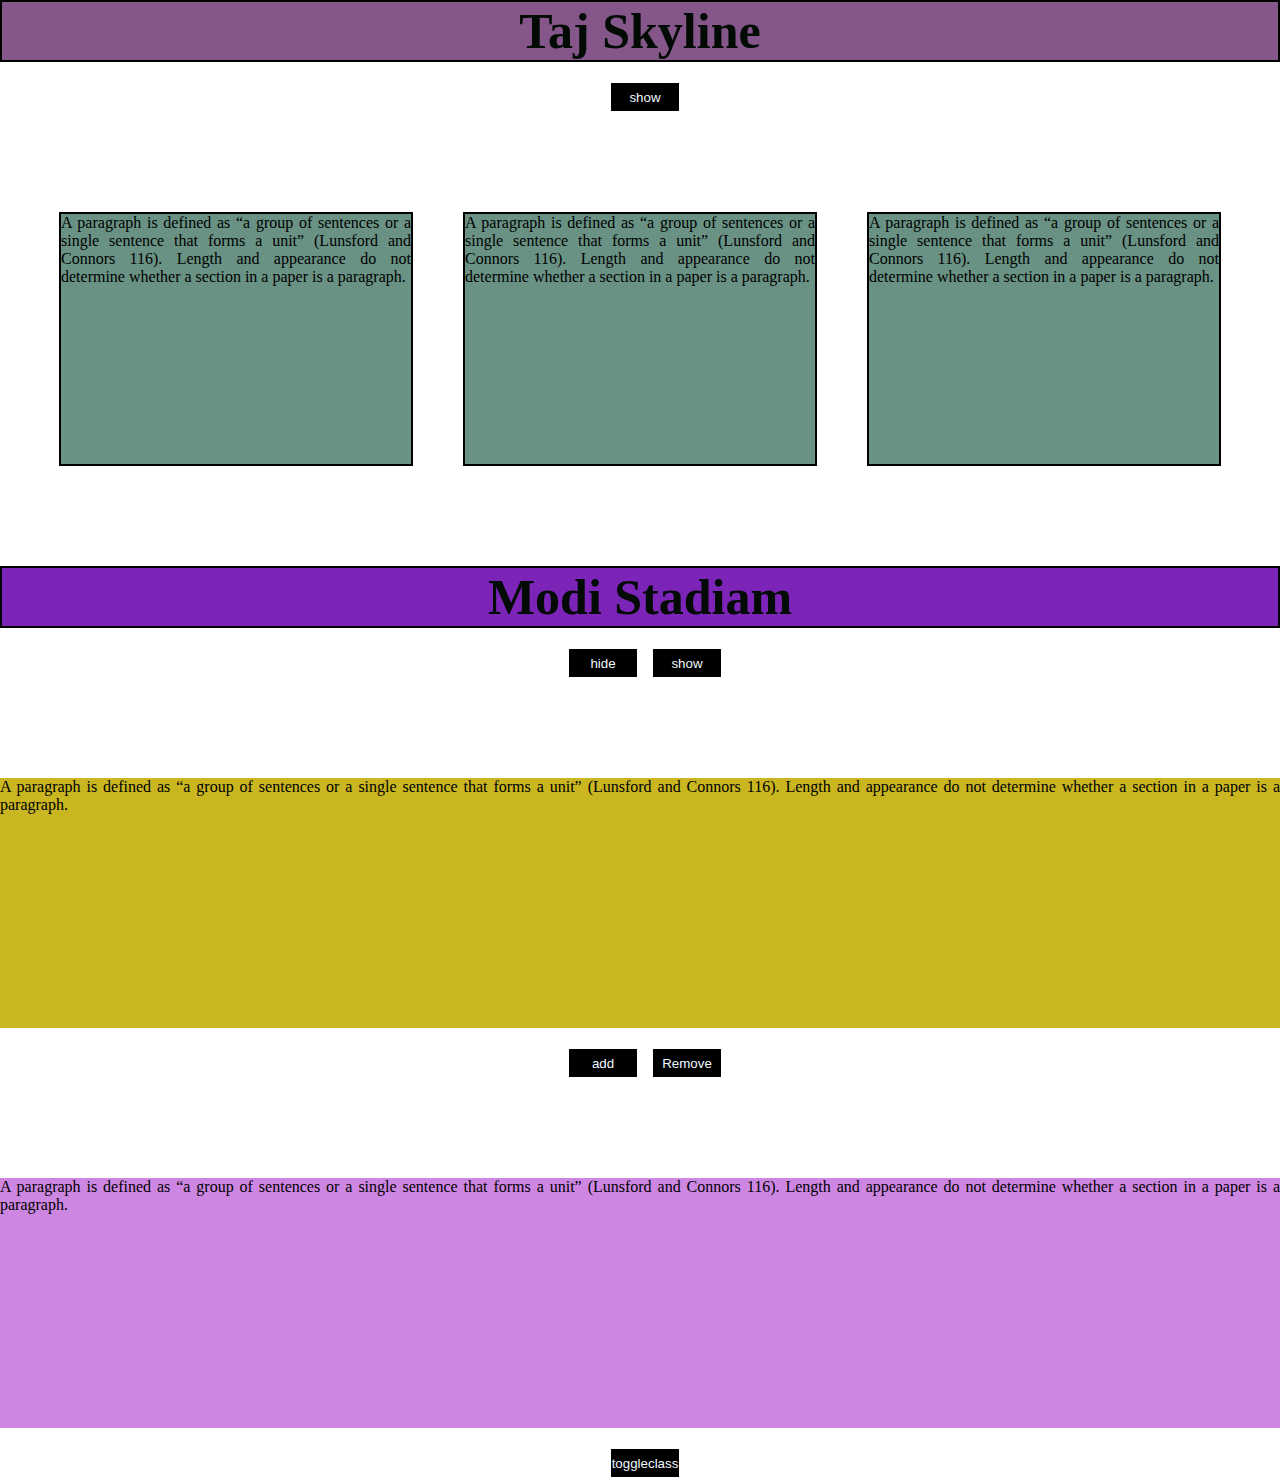
<file: jquearysecond-lecture/hide.html>
<!DOCTYPE html>
<html lang="en">
<head>
    <meta charset="UTF-8">
    <meta http-equiv="X-UA-Compatible" content="IE=edge">
    <meta name="viewport" content="width=device-width, initial-scale=1.0">
    <title>Document</title>
    <link rel="stylesheet" href="event.css">
</head>
<body>

  <div id="box" class="test-one">
        <h1>Taj Skyline</h1>
        <p>
            saurabh<br>
            kaushal<br>
            parth<br>
            nilesh<br>
            sahil<br>
            prinsu<br>
            chirag
        </p>
    </div>
  <center>
    <button class="b1 btnslow">show</button>
</center>

    <script src="./js/jquery-3.7.0.min.js"></script>

    <script>
       $(document).ready(function (){
           $('.btnslow').click(function (){
              $('#box p').show(1000)(function(slow){
              });
           });
        });
    </script>


<div class="box-1">
    
         <div class="box-2">A paragraph is defined as “a group of sentences or a single sentence that forms a unit” (Lunsford and Connors 116). Length and appearance do not determine whether a section in a paper is a paragraph.</div>
         <div class="box-2">A paragraph is defined as “a group of sentences or a single sentence that forms a unit” (Lunsford and Connors 116). Length and appearance do not determine whether a section in a paper is a paragraph.</div>
         <div class="box-2">A paragraph is defined as “a group of sentences or a single sentence that forms a unit” (Lunsford and Connors 116). Length and appearance do not determine whether a section in a paper is a paragraph.</div>
        </div>
    
        <script>
            $('.box-2').click(function(){
                $(this).css('background-color','yellow')
            });
        </script>


<div id="box-3" class="test-two">
    <h1>Modi Stadiam</h1>
    <p>
        saurabh<br>
        kaushal<br>
        parth<br>
        nilesh<br>
        sahil<br>
        prinsu<br>
        chirag
    </p>
</div>
<center>
<button class="b1 btnhidee">hide</button>
<button class="b1 btnsloww">show</button>

</center>

<script>
   $(document).ready(function (){
       $('.btnhidee').click(function (){
          $('#box-3 p').hide(1000)(function(slow){
          });
       });
    });

    $(document).ready(function (){
       $('.btnsloww').dblclick(function (){
          $('#box-3 p').show(1000)(function(slow){
          });
       });
    });
</script>


<div class="box-5">
    
    <div class="box-6">A paragraph is defined as “a group of sentences or a single sentence that forms a unit” (Lunsford and Connors 116). Length and appearance do not determine whether a section in a paper is a paragraph.</div>
</div>

    <center>
        <button class="b2 btnadd">add</button>
        <button class="b2 btnremove">Remove</button>
        
        </center>
  

   <script>
       $('.btnadd').click(function(){
           $('.box-5').addClass('addclass')
       });

       $('.btnremove').click(function(){
           $('.box-5').removeClass('addclass')
       });
   </script>

<div class="box-7">
    
    <div class="box-8">A paragraph is defined as “a group of sentences or a single sentence that forms a unit” (Lunsford and Connors 116). Length and appearance do not determine whether a section in a paper is a paragraph.</div>
</div>
<center>
    <button class="b3 btntoggle">toggleclass</button>
</center>
    

<script>
    $('.btntoggle').click(function(){
        $('.box-7').toggleClass('addclass')
    });

</script>
</body>
</html>
</file>
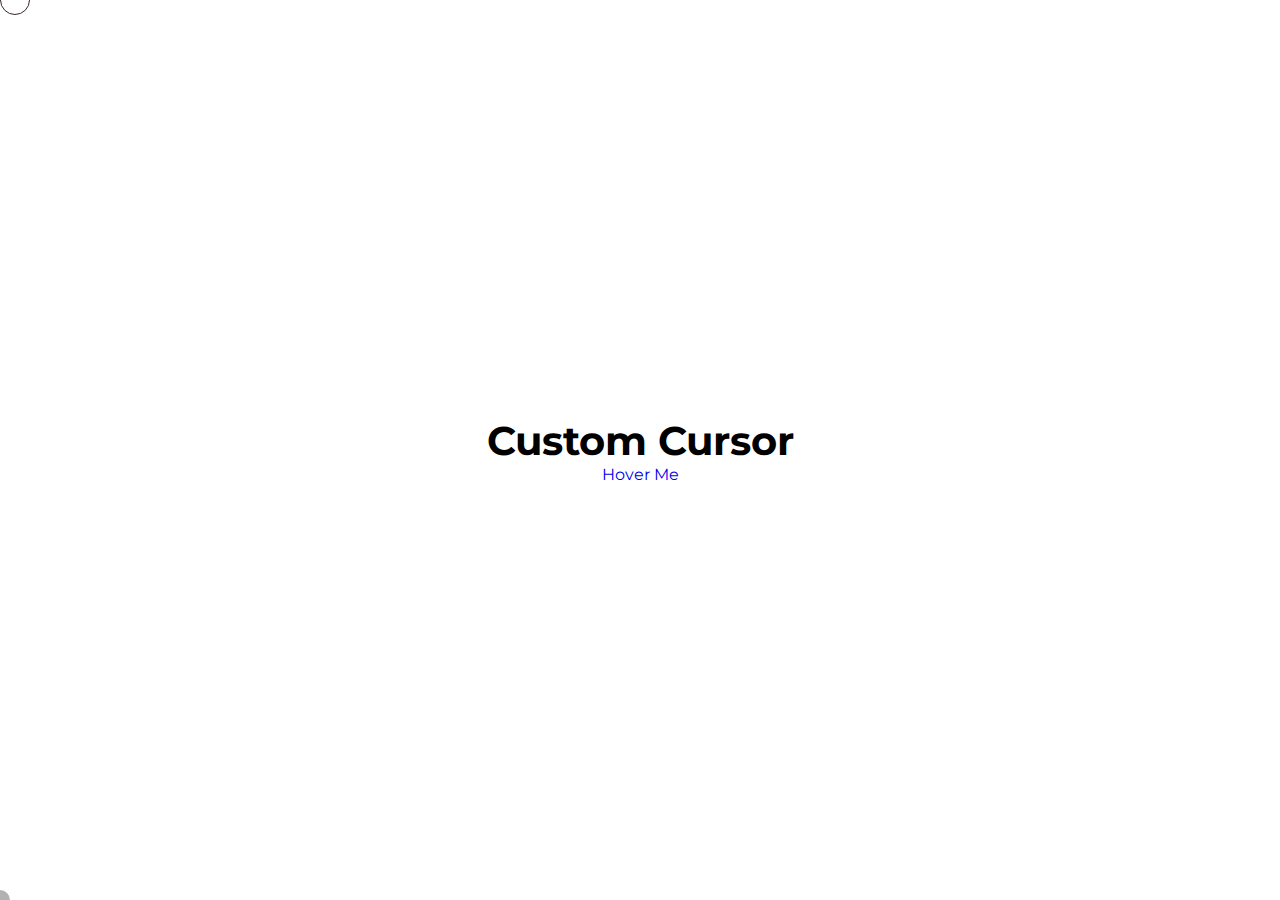
<file: jquearysecond-lecture/pointer.html>
<!DOCTYPE html>
<html lang="en">
<head>
    <meta charset="UTF-8">
    <meta http-equiv="X-UA-Compatible" content="IE=edge">
    <meta name="viewport" content="width=device-width, initial-scale=1.0">
    <title>Document</title>
    <link rel="stylesheet" href="poniter.css">
</head>
<body>
    <section>
        <h1>Custom Cursor</h1>
        <a href="#">Hover Me</a>
      </section>
      <div class="cursor"></div>
      <div class="cursor2"></div>

      <script src="./js/jquery-3.7.0.min.js"></script>

      <script>
        var cursor = document.querySelector('.cursor');
var cursorinner = document.querySelector('.cursor2');
var a = document.querySelectorAll('a');

document.addEventListener('mousemove', function(e){
  var x = e.clientX;
  var y = e.clientY;
  cursor.style.transform = `translate3d(calc(${e.clientX}px - 50%), calc(${e.clientY}px - 50%), 0)`
});

document.addEventListener('mousemove', function(e){
  var x = e.clientX;
  var y = e.clientY;
  cursorinner.style.left = x + 'px';
  cursorinner.style.top = y + 'px';
});

document.addEventListener('mousedown', function(){
  cursor.classList.add('click');
  cursorinner.classList.add('cursorinnerhover')
});

document.addEventListener('mouseup', function(){
  cursor.classList.remove('click')
  cursorinner.classList.remove('cursorinnerhover')
});

a.forEach(item => {
  item.addEventListener('mouseover', () => {
    cursor.classList.add('hover');
  });
  item.addEventListener('mouseleave', () => {
    cursor.classList.remove('hover');
  });
})
      </script>
    
</body>
</html>
</file>
<file: up-down-project/meyawo/public_html/assets/vendors/themify-icons/css/themify-icons.css>
@font-face {
	font-family: 'themify';
	src:url("../fonts/themify.eot?-fvbane");
	src:url("../fonts/themify.eot?#iefix-fvbane") format("embedded-opentype"),
		url("../fonts/themify.woff?-fvbane") format("woff"),
		url("../fonts/themify.ttf?-fvbane") format("truetype"),
		url("../fonts/themify.svg?-fvbane#themify") format("svg");
	font-weight: normal;
	font-style: normal;
}

[class^="ti-"], [class*=" ti-"] {
	font-family: 'themify';
	speak: none;
	font-style: normal;
	font-weight: normal;
	font-variant: normal;
	text-transform: none;
	line-height: 1;

	/* Better Font Rendering =========== */
	-webkit-font-smoothing: antialiased;
	-moz-osx-font-smoothing: grayscale;
}

.ti-wand:before {
	content: "\e600";
}
.ti-volume:before {
	content: "\e601";
}
.ti-user:before {
	content: "\e602";
}
.ti-unlock:before {
	content: "\e603";
}
.ti-unlink:before {
	content: "\e604";
}
.ti-trash:before {
	content: "\e605";
}
.ti-thought:before {
	content: "\e606";
}
.ti-target:before {
	content: "\e607";
}
.ti-tag:before {
	content: "\e608";
}
.ti-tablet:before {
	content: "\e609";
}
.ti-star:before {
	content: "\e60a";
}
.ti-spray:before {
	content: "\e60b";
}
.ti-signal:before {
	content: "\e60c";
}
.ti-shopping-cart:before {
	content: "\e60d";
}
.ti-shopping-cart-full:before {
	content: "\e60e";
}
.ti-settings:before {
	content: "\e60f";
}
.ti-search:before {
	content: "\e610";
}
.ti-zoom-in:before {
	content: "\e611";
}
.ti-zoom-out:before {
	content: "\e612";
}
.ti-cut:before {
	content: "\e613";
}
.ti-ruler:before {
	content: "\e614";
}
.ti-ruler-pencil:before {
	content: "\e615";
}
.ti-ruler-alt:before {
	content: "\e616";
}
.ti-bookmark:before {
	content: "\e617";
}
.ti-bookmark-alt:before {
	content: "\e618";
}
.ti-reload:before {
	content: "\e619";
}
.ti-plus:before {
	content: "\e61a";
}
.ti-pin:before {
	content: "\e61b";
}
.ti-pencil:before {
	content: "\e61c";
}
.ti-pencil-alt:before {
	content: "\e61d";
}
.ti-paint-roller:before {
	content: "\e61e";
}
.ti-paint-bucket:before {
	content: "\e61f";
}
.ti-na:before {
	content: "\e620";
}
.ti-mobile:before {
	content: "\e621";
}
.ti-minus:before {
	content: "\e622";
}
.ti-medall:before {
	content: "\e623";
}
.ti-medall-alt:before {
	content: "\e624";
}
.ti-marker:before {
	content: "\e625";
}
.ti-marker-alt:before {
	content: "\e626";
}
.ti-arrow-up:before {
	content: "\e627";
}
.ti-arrow-right:before {
	content: "\e628";
}
.ti-arrow-left:before {
	content: "\e629";
}
.ti-arrow-down:before {
	content: "\e62a";
}
.ti-lock:before {
	content: "\e62b";
}
.ti-location-arrow:before {
	content: "\e62c";
}
.ti-link:before {
	content: "\e62d";
}
.ti-layout:before {
	content: "\e62e";
}
.ti-layers:before {
	content: "\e62f";
}
.ti-layers-alt:before {
	content: "\e630";
}
.ti-key:before {
	content: "\e631";
}
.ti-import:before {
	content: "\e632";
}
.ti-image:before {
	content: "\e633";
}
.ti-heart:before {
	content: "\e634";
}
.ti-heart-broken:before {
	content: "\e635";
}
.ti-hand-stop:before {
	content: "\e636";
}
.ti-hand-open:before {
	content: "\e637";
}
.ti-hand-drag:before {
	content: "\e638";
}
.ti-folder:before {
	content: "\e639";
}
.ti-flag:before {
	content: "\e63a";
}
.ti-flag-alt:before {
	content: "\e63b";
}
.ti-flag-alt-2:before {
	content: "\e63c";
}
.ti-eye:before {
	content: "\e63d";
}
.ti-export:before {
	content: "\e63e";
}
.ti-exchange-vertical:before {
	content: "\e63f";
}
.ti-desktop:before {
	content: "\e640";
}
.ti-cup:before {
	content: "\e641";
}
.ti-crown:before {
	content: "\e642";
}
.ti-comments:before {
	content: "\e643";
}
.ti-comment:before {
	content: "\e644";
}
.ti-comment-alt:before {
	content: "\e645";
}
.ti-close:before {
	content: "\e646";
}
.ti-clip:before {
	content: "\e647";
}
.ti-angle-up:before {
	content: "\e648";
}
.ti-angle-right:before {
	content: "\e649";
}
.ti-angle-left:before {
	content: "\e64a";
}
.ti-angle-down:before {
	content: "\e64b";
}
.ti-check:before {
	content: "\e64c";
}
.ti-check-box:before {
	content: "\e64d";
}
.ti-camera:before {
	content: "\e64e";
}
.ti-announcement:before {
	content: "\e64f";
}
.ti-brush:before {
	content: "\e650";
}
.ti-briefcase:before {
	content: "\e651";
}
.ti-bolt:before {
	content: "\e652";
}
.ti-bolt-alt:before {
	content: "\e653";
}
.ti-blackboard:before {
	content: "\e654";
}
.ti-bag:before {
	content: "\e655";
}
.ti-move:before {
	content: "\e656";
}
.ti-arrows-vertical:before {
	content: "\e657";
}
.ti-arrows-horizontal:before {
	content: "\e658";
}
.ti-fullscreen:before {
	content: "\e659";
}
.ti-arrow-top-right:before {
	content: "\e65a";
}
.ti-arrow-top-left:before {
	content: "\e65b";
}
.ti-arrow-circle-up:before {
	content: "\e65c";
}
.ti-arrow-circle-right:before {
	content: "\e65d";
}
.ti-arrow-circle-left:before {
	content: "\e65e";
}
.ti-arrow-circle-down:before {
	content: "\e65f";
}
.ti-angle-double-up:before {
	content: "\e660";
}
.ti-angle-double-right:before {
	content: "\e661";
}
.ti-angle-double-left:before {
	content: "\e662";
}
.ti-angle-double-down:before {
	content: "\e663";
}
.ti-zip:before {
	content: "\e664";
}
.ti-world:before {
	content: "\e665";
}
.ti-wheelchair:before {
	content: "\e666";
}
.ti-view-list:before {
	content: "\e667";
}
.ti-view-list-alt:before {
	content: "\e668";
}
.ti-view-grid:before {
	content: "\e669";
}
.ti-uppercase:before {
	content: "\e66a";
}
.ti-upload:before {
	content: "\e66b";
}
.ti-underline:before {
	content: "\e66c";
}
.ti-truck:before {
	content: "\e66d";
}
.ti-timer:before {
	content: "\e66e";
}
.ti-ticket:before {
	content: "\e66f";
}
.ti-thumb-up:before {
	content: "\e670";
}
.ti-thumb-down:before {
	content: "\e671";
}
.ti-text:before {
	content: "\e672";
}
.ti-stats-up:before {
	content: "\e673";
}
.ti-stats-down:before {
	content: "\e674";
}
.ti-split-v:before {
	content: "\e675";
}
.ti-split-h:before {
	content: "\e676";
}
.ti-smallcap:before {
	content: "\e677";
}
.ti-shine:before {
	content: "\e678";
}
.ti-shift-right:before {
	content: "\e679";
}
.ti-shift-left:before {
	content: "\e67a";
}
.ti-shield:before {
	content: "\e67b";
}
.ti-notepad:before {
	content: "\e67c";
}
.ti-server:before {
	content: "\e67d";
}
.ti-quote-right:before {
	content: "\e67e";
}
.ti-quote-left:before {
	content: "\e67f";
}
.ti-pulse:before {
	content: "\e680";
}
.ti-printer:before {
	content: "\e681";
}
.ti-power-off:before {
	content: "\e682";
}
.ti-plug:before {
	content: "\e683";
}
.ti-pie-chart:before {
	content: "\e684";
}
.ti-paragraph:before {
	content: "\e685";
}
.ti-panel:before {
	content: "\e686";
}
.ti-package:before {
	content: "\e687";
}
.ti-music:before {
	content: "\e688";
}
.ti-music-alt:before {
	content: "\e689";
}
.ti-mouse:before {
	content: "\e68a";
}
.ti-mouse-alt:before {
	content: "\e68b";
}
.ti-money:before {
	content: "\e68c";
}
.ti-microphone:before {
	content: "\e68d";
}
.ti-menu:before {
	content: "\e68e";
}
.ti-menu-alt:before {
	content: "\e68f";
}
.ti-map:before {
	content: "\e690";
}
.ti-map-alt:before {
	content: "\e691";
}
.ti-loop:before {
	content: "\e692";
}
.ti-location-pin:before {
	content: "\e693";
}
.ti-list:before {
	content: "\e694";
}
.ti-light-bulb:before {
	content: "\e695";
}
.ti-Italic:before {
	content: "\e696";
}
.ti-info:before {
	content: "\e697";
}
.ti-infinite:before {
	content: "\e698";
}
.ti-id-badge:before {
	content: "\e699";
}
.ti-hummer:before {
	content: "\e69a";
}
.ti-home:before {
	content: "\e69b";
}
.ti-help:before {
	content: "\e69c";
}
.ti-headphone:before {
	content: "\e69d";
}
.ti-harddrives:before {
	content: "\e69e";
}
.ti-harddrive:before {
	content: "\e69f";
}
.ti-gift:before {
	content: "\e6a0";
}
.ti-game:before {
	content: "\e6a1";
}
.ti-filter:before {
	content: "\e6a2";
}
.ti-files:before {
	content: "\e6a3";
}
.ti-file:before {
	content: "\e6a4";
}
.ti-eraser:before {
	content: "\e6a5";
}
.ti-envelope:before {
	content: "\e6a6";
}
.ti-download:before {
	content: "\e6a7";
}
.ti-direction:before {
	content: "\e6a8";
}
.ti-direction-alt:before {
	content: "\e6a9";
}
.ti-dashboard:before {
	content: "\e6aa";
}
.ti-control-stop:before {
	content: "\e6ab";
}
.ti-control-shuffle:before {
	content: "\e6ac";
}
.ti-control-play:before {
	content: "\e6ad";
}
.ti-control-pause:before {
	content: "\e6ae";
}
.ti-control-forward:before {
	content: "\e6af";
}
.ti-control-backward:before {
	content: "\e6b0";
}
.ti-cloud:before {
	content: "\e6b1";
}
.ti-cloud-up:before {
	content: "\e6b2";
}
.ti-cloud-down:before {
	content: "\e6b3";
}
.ti-clipboard:before {
	content: "\e6b4";
}
.ti-car:before {
	content: "\e6b5";
}
.ti-calendar:before {
	content: "\e6b6";
}
.ti-book:before {
	content: "\e6b7";
}
.ti-bell:before {
	content: "\e6b8";
}
.ti-basketball:before {
	content: "\e6b9";
}
.ti-bar-chart:before {
	content: "\e6ba";
}
.ti-bar-chart-alt:before {
	content: "\e6bb";
}
.ti-back-right:before {
	content: "\e6bc";
}
.ti-back-left:before {
	content: "\e6bd";
}
.ti-arrows-corner:before {
	content: "\e6be";
}
.ti-archive:before {
	content: "\e6bf";
}
.ti-anchor:before {
	content: "\e6c0";
}
.ti-align-right:before {
	content: "\e6c1";
}
.ti-align-left:before {
	content: "\e6c2";
}
.ti-align-justify:before {
	content: "\e6c3";
}
.ti-align-center:before {
	content: "\e6c4";
}
.ti-alert:before {
	content: "\e6c5";
}
.ti-alarm-clock:before {
	content: "\e6c6";
}
.ti-agenda:before {
	content: "\e6c7";
}
.ti-write:before {
	content: "\e6c8";
}
.ti-window:before {
	content: "\e6c9";
}
.ti-widgetized:before {
	content: "\e6ca";
}
.ti-widget:before {
	content: "\e6cb";
}
.ti-widget-alt:before {
	content: "\e6cc";
}
.ti-wallet:before {
	content: "\e6cd";
}
.ti-video-clapper:before {
	content: "\e6ce";
}
.ti-video-camera:before {
	content: "\e6cf";
}
.ti-vector:before {
	content: "\e6d0";
}
.ti-themify-logo:before {
	content: "\e6d1";
}
.ti-themify-favicon:before {
	content: "\e6d2";
}
.ti-themify-favicon-alt:before {
	content: "\e6d3";
}
.ti-support:before {
	content: "\e6d4";
}
.ti-stamp:before {
	content: "\e6d5";
}
.ti-split-v-alt:before {
	content: "\e6d6";
}
.ti-slice:before {
	content: "\e6d7";
}
.ti-shortcode:before {
	content: "\e6d8";
}
.ti-shift-right-alt:before {
	content: "\e6d9";
}
.ti-shift-left-alt:before {
	content: "\e6da";
}
.ti-ruler-alt-2:before {
	content: "\e6db";
}
.ti-receipt:before {
	content: "\e6dc";
}
.ti-pin2:before {
	content: "\e6dd";
}
.ti-pin-alt:before {
	content: "\e6de";
}
.ti-pencil-alt2:before {
	content: "\e6df";
}
.ti-palette:before {
	content: "\e6e0";
}
.ti-more:before {
	content: "\e6e1";
}
.ti-more-alt:before {
	content: "\e6e2";
}
.ti-microphone-alt:before {
	content: "\e6e3";
}
.ti-magnet:before {
	content: "\e6e4";
}
.ti-line-double:before {
	content: "\e6e5";
}
.ti-line-dotted:before {
	content: "\e6e6";
}
.ti-line-dashed:before {
	content: "\e6e7";
}
.ti-layout-width-full:before {
	content: "\e6e8";
}
.ti-layout-width-default:before {
	content: "\e6e9";
}
.ti-layout-width-default-alt:before {
	content: "\e6ea";
}
.ti-layout-tab:before {
	content: "\e6eb";
}
.ti-layout-tab-window:before {
	content: "\e6ec";
}
.ti-layout-tab-v:before {
	content: "\e6ed";
}
.ti-layout-tab-min:before {
	content: "\e6ee";
}
.ti-layout-slider:before {
	content: "\e6ef";
}
.ti-layout-slider-alt:before {
	content: "\e6f0";
}
.ti-layout-sidebar-right:before {
	content: "\e6f1";
}
.ti-layout-sidebar-none:before {
	content: "\e6f2";
}
.ti-layout-sidebar-left:before {
	content: "\e6f3";
}
.ti-layout-placeholder:before {
	content: "\e6f4";
}
.ti-layout-menu:before {
	content: "\e6f5";
}
.ti-layout-menu-v:before {
	content: "\e6f6";
}
.ti-layout-menu-separated:before {
	content: "\e6f7";
}
.ti-layout-menu-full:before {
	content: "\e6f8";
}
.ti-layout-media-right-alt:before {
	content: "\e6f9";
}
.ti-layout-media-right:before {
	content: "\e6fa";
}
.ti-layout-media-overlay:before {
	content: "\e6fb";
}
.ti-layout-media-overlay-alt:before {
	content: "\e6fc";
}
.ti-layout-media-overlay-alt-2:before {
	content: "\e6fd";
}
.ti-layout-media-left-alt:before {
	content: "\e6fe";
}
.ti-layout-media-left:before {
	content: "\e6ff";
}
.ti-layout-media-center-alt:before {
	content: "\e700";
}
.ti-layout-media-center:before {
	content: "\e701";
}
.ti-layout-list-thumb:before {
	content: "\e702";
}
.ti-layout-list-thumb-alt:before {
	content: "\e703";
}
.ti-layout-list-post:before {
	content: "\e704";
}
.ti-layout-list-large-image:before {
	content: "\e705";
}
.ti-layout-line-solid:before {
	content: "\e706";
}
.ti-layout-grid4:before {
	content: "\e707";
}
.ti-layout-grid3:before {
	content: "\e708";
}
.ti-layout-grid2:before {
	content: "\e709";
}
.ti-layout-grid2-thumb:before {
	content: "\e70a";
}
.ti-layout-cta-right:before {
	content: "\e70b";
}
.ti-layout-cta-left:before {
	content: "\e70c";
}
.ti-layout-cta-center:before {
	content: "\e70d";
}
.ti-layout-cta-btn-right:before {
	content: "\e70e";
}
.ti-layout-cta-btn-left:before {
	content: "\e70f";
}
.ti-layout-column4:before {
	content: "\e710";
}
.ti-layout-column3:before {
	content: "\e711";
}
.ti-layout-column2:before {
	content: "\e712";
}
.ti-layout-accordion-separated:before {
	content: "\e713";
}
.ti-layout-accordion-merged:before {
	content: "\e714";
}
.ti-layout-accordion-list:before {
	content: "\e715";
}
.ti-ink-pen:before {
	content: "\e716";
}
.ti-info-alt:before {
	content: "\e717";
}
.ti-help-alt:before {
	content: "\e718";
}
.ti-headphone-alt:before {
	content: "\e719";
}
.ti-hand-point-up:before {
	content: "\e71a";
}
.ti-hand-point-right:before {
	content: "\e71b";
}
.ti-hand-point-left:before {
	content: "\e71c";
}
.ti-hand-point-down:before {
	content: "\e71d";
}
.ti-gallery:before {
	content: "\e71e";
}
.ti-face-smile:before {
	content: "\e71f";
}
.ti-face-sad:before {
	content: "\e720";
}
.ti-credit-card:before {
	content: "\e721";
}
.ti-control-skip-forward:before {
	content: "\e722";
}
.ti-control-skip-backward:before {
	content: "\e723";
}
.ti-control-record:before {
	content: "\e724";
}
.ti-control-eject:before {
	content: "\e725";
}
.ti-comments-smiley:before {
	content: "\e726";
}
.ti-brush-alt:before {
	content: "\e727";
}
.ti-youtube:before {
	content: "\e728";
}
.ti-vimeo:before {
	content: "\e729";
}
.ti-twitter:before {
	content: "\e72a";
}
.ti-time:before {
	content: "\e72b";
}
.ti-tumblr:before {
	content: "\e72c";
}
.ti-skype:before {
	content: "\e72d";
}
.ti-share:before {
	content: "\e72e";
}
.ti-share-alt:before {
	content: "\e72f";
}
.ti-rocket:before {
	content: "\e730";
}
.ti-pinterest:before {
	content: "\e731";
}
.ti-new-window:before {
	content: "\e732";
}
.ti-microsoft:before {
	content: "\e733";
}
.ti-list-ol:before {
	content: "\e734";
}
.ti-linkedin:before {
	content: "\e735";
}
.ti-layout-sidebar-2:before {
	content: "\e736";
}
.ti-layout-grid4-alt:before {
	content: "\e737";
}
.ti-layout-grid3-alt:before {
	content: "\e738";
}
.ti-layout-grid2-alt:before {
	content: "\e739";
}
.ti-layout-column4-alt:before {
	content: "\e73a";
}
.ti-layout-column3-alt:before {
	content: "\e73b";
}
.ti-layout-column2-alt:before {
	content: "\e73c";
}
.ti-instagram:before {
	content: "\e73d";
}
.ti-google:before {
	content: "\e73e";
}
.ti-github:before {
	content: "\e73f";
}
.ti-flickr:before {
	content: "\e740";
}
.ti-facebook:before {
	content: "\e741";
}
.ti-dropbox:before {
	content: "\e742";
}
.ti-dribbble:before {
	content: "\e743";
}
.ti-apple:before {
	content: "\e744";
}
.ti-android:before {
	content: "\e745";
}
.ti-save:before {
	content: "\e746";
}
.ti-save-alt:before {
	content: "\e747";
}
.ti-yahoo:before {
	content: "\e748";
}
.ti-wordpress:before {
	content: "\e749";
}
.ti-vimeo-alt:before {
	content: "\e74a";
}
.ti-twitter-alt:before {
	content: "\e74b";
}
.ti-tumblr-alt:before {
	content: "\e74c";
}
.ti-trello:before {
	content: "\e74d";
}
.ti-stack-overflow:before {
	content: "\e74e";
}
.ti-soundcloud:before {
	content: "\e74f";
}
.ti-sharethis:before {
	content: "\e750";
}
.ti-sharethis-alt:before {
	content: "\e751";
}
.ti-reddit:before {
	content: "\e752";
}
.ti-pinterest-alt:before {
	content: "\e753";
}
.ti-microsoft-alt:before {
	content: "\e754";
}
.ti-linux:before {
	content: "\e755";
}
.ti-jsfiddle:before {
	content: "\e756";
}
.ti-joomla:before {
	content: "\e757";
}
.ti-html5:before {
	content: "\e758";
}
.ti-flickr-alt:before {
	content: "\e759";
}
.ti-email:before {
	content: "\e75a";
}
.ti-drupal:before {
	content: "\e75b";
}
.ti-dropbox-alt:before {
	content: "\e75c";
}
.ti-css3:before {
	content: "\e75d";
}
.ti-rss:before {
	content: "\e75e";
}
.ti-rss-alt:before {
	content: "\e75f";
}
</file>
<file: up-down-project/meyawo/public_html/assets/css/meyawo.css>
@charset "UTF-8";
/*!
=========================================================
* Meyawo Landing page
=========================================================

* Copyright: 2019 DevCRUD (https://devcrud.com)
* Licensed: (https://devcrud.com/licenses)
* Coded by www.devcrud.com

=========================================================

* The above copyright notice and this permission notice shall be included in all copies or substantial portions of the Software.
*/
@import url("https://fonts.googleapis.com/css?family=Baloo+Paaji|Open+Sans:300,300i,400,400i,600,600i,700,700i");
:root {
  --blue: #1e549f;
  --indigo: #695aa6;
  --purple: #6f42c1;
  --pink: #e83e8c;
  --red: #ec185d;
  --orange: #ff6d02;
  --yellow: #ffc107;
  --green: #1bb74f;
  --teal: #20c997;
  --cyan: #17a2b8;
  --white: #fff;
  --gray: #6c757d;
  --gray-dark: #393e46;
  --primary: #695aa6;
  --secondary: #393e46;
  --success: #1bb74f;
  --info: #17a2b8;
  --warning: #ff6d02;
  --danger: #ec185d;
  --light: #f8f9fa;
  --dark: #212529;
  --breakpoint-xs: 0;
  --breakpoint-sm: 576px;
  --breakpoint-md: 768px;
  --breakpoint-lg: 992px;
  --breakpoint-xl: 1200px;
  --font-family-sans-serif: "Open Sans", sans-serif;
  --font-family-monospace: SFMono-Regular, Menlo, Monaco, Consolas, "Liberation Mono", "Courier New", monospace;
}

*,
*::before,
*::after {
  box-sizing: border-box;
}

html {
  font-family: sans-serif;
  line-height: 1.15;
  -webkit-text-size-adjust: 100%;
  -webkit-tap-highlight-color: rgba(0, 0, 0, 0);
}

article, aside, figcaption, figure, footer, header, hgroup, main, nav, section {
  display: block;
}

body {
  margin: 0;
  font-family: "Open Sans", sans-serif;
  font-size: 1rem;
  font-weight: 400;
  line-height: 1.5;
  color: #212529;
  text-align: left;
  background-color: #fff;
}

[tabindex="-1"]:focus {
  outline: 0 !important;
}

hr {
  box-sizing: content-box;
  height: 0;
  overflow: visible;
}

h1, h2, h3, h4, h5, h6 {
  margin-top: 0;
  margin-bottom: 0.5rem;
}

p {
  margin-top: 0;
  margin-bottom: 1rem;
}

abbr[title],
abbr[data-original-title] {
  text-decoration: underline;
  -webkit-text-decoration: underline dotted;
          text-decoration: underline dotted;
  cursor: help;
  border-bottom: 0;
  -webkit-text-decoration-skip-ink: none;
          text-decoration-skip-ink: none;
}

address {
  margin-bottom: 1rem;
  font-style: normal;
  line-height: inherit;
}

ol,
ul,
dl {
  margin-top: 0;
  margin-bottom: 1rem;
}

ol ol,
ul ul,
ol ul,
ul ol {
  margin-bottom: 0;
}

dt {
  font-weight: 700;
}

dd {
  margin-bottom: .5rem;
  margin-left: 0;
}

blockquote {
  margin: 0 0 1rem;
}

b,
strong {
  font-weight: bolder;
}

small {
  font-size: 80%;
}

sub,
sup {
  position: relative;
  font-size: 75%;
  line-height: 0;
  vertical-align: baseline;
}

sub {
  bottom: -.25em;
}

sup {
  top: -.5em;
}

a {
  color: #695aa6;
  text-decoration: none;
  background-color: transparent;
}

a:hover {
  color: #493f75;
  text-decoration: none;
}

a:not([href]):not([tabindex]) {
  color: inherit;
  text-decoration: none;
}

a:not([href]):not([tabindex]):hover, a:not([href]):not([tabindex]):focus {
  color: inherit;
  text-decoration: none;
}

a:not([href]):not([tabindex]):focus {
  outline: 0;
}

pre,
code,
kbd,
samp {
  font-family: SFMono-Regular, Menlo, Monaco, Consolas, "Liberation Mono", "Courier New", monospace;
  font-size: 1em;
}

pre {
  margin-top: 0;
  margin-bottom: 1rem;
  overflow: auto;
}

figure {
  margin: 0 0 1rem;
}

img {
  vertical-align: middle;
  border-style: none;
}

svg {
  overflow: hidden;
  vertical-align: middle;
}

table {
  border-collapse: collapse;
}

caption {
  padding-top: 0.75rem;
  padding-bottom: 0.75rem;
  color: #6c757d;
  text-align: left;
  caption-side: bottom;
}

th {
  text-align: inherit;
}

label {
  display: inline-block;
  margin-bottom: 0.5rem;
}

button {
  border-radius: 0;
}

button:focus {
  outline: 1px dotted;
  outline: 5px auto -webkit-focus-ring-color;
}

input,
button,
select,
optgroup,
textarea {
  margin: 0;
  font-family: inherit;
  font-size: inherit;
  line-height: inherit;
}

button,
input {
  overflow: visible;
}

button,
select {
  text-transform: none;
}

select {
  word-wrap: normal;
}

button,
[type="button"],
[type="reset"],
[type="submit"] {
  -webkit-appearance: button;
}

button:not(:disabled),
[type="button"]:not(:disabled),
[type="reset"]:not(:disabled),
[type="submit"]:not(:disabled) {
  cursor: pointer;
}

button::-moz-focus-inner,
[type="button"]::-moz-focus-inner,
[type="reset"]::-moz-focus-inner,
[type="submit"]::-moz-focus-inner {
  padding: 0;
  border-style: none;
}

input[type="radio"],
input[type="checkbox"] {
  box-sizing: border-box;
  padding: 0;
}

input[type="date"],
input[type="time"],
input[type="datetime-local"],
input[type="month"] {
  -webkit-appearance: listbox;
}

textarea {
  overflow: auto;
  resize: vertical;
}

fieldset {
  min-width: 0;
  padding: 0;
  margin: 0;
  border: 0;
}

legend {
  display: block;
  width: 100%;
  max-width: 100%;
  padding: 0;
  margin-bottom: .5rem;
  font-size: 1.5rem;
  line-height: inherit;
  color: inherit;
  white-space: normal;
}

progress {
  vertical-align: baseline;
}

[type="number"]::-webkit-inner-spin-button,
[type="number"]::-webkit-outer-spin-button {
  height: auto;
}

[type="search"] {
  outline-offset: -2px;
  -webkit-appearance: none;
}

[type="search"]::-webkit-search-decoration {
  -webkit-appearance: none;
}

::-webkit-file-upload-button {
  font: inherit;
  -webkit-appearance: button;
}

output {
  display: inline-block;
}

summary {
  display: list-item;
  cursor: pointer;
}

template {
  display: none;
}

[hidden] {
  display: none !important;
}

h1, h2, h3, h4, h5, h6,
.h1, .h2, .h3, .h4, .h5, .h6 {
  margin-bottom: 0.5rem;
  font-weight: 500;
  line-height: 1.2;
}

h1, .h1 {
  font-size: 2.5rem;
}

h2, .h2 {
  font-size: 2rem;
}

h3, .h3 {
  font-size: 1.75rem;
}

h4, .h4 {
  font-size: 1.5rem;
}

h5, .h5 {
  font-size: 1.25rem;
}

h6, .h6 {
  font-size: 1rem;
}

.lead {
  font-size: 1.25rem;
  font-weight: 300;
}

.display-1 {
  font-size: 6rem;
  font-weight: 300;
  line-height: 1.2;
}

.display-2 {
  font-size: 5.5rem;
  font-weight: 300;
  line-height: 1.2;
}

.display-3 {
  font-size: 4.5rem;
  font-weight: 300;
  line-height: 1.2;
}

.display-4 {
  font-size: 3.5rem;
  font-weight: 300;
  line-height: 1.2;
}

hr {
  margin-top: 1rem;
  margin-bottom: 1rem;
  border: 0;
  border-top: 1px solid rgba(0, 0, 0, 0.1);
}

small,
.small {
  font-size: 80%;
  font-weight: 400;
}

mark,
.mark {
  padding: 0.2em;
  background-color: #fcf8e3;
}

.list-unstyled {
  padding-left: 0;
  list-style: none;
}

.list-inline {
  padding-left: 0;
  list-style: none;
}

.list-inline-item {
  display: inline-block;
}

.list-inline-item:not(:last-child) {
  margin-right: 0.5rem;
}

.initialism {
  font-size: 90%;
  text-transform: uppercase;
}

.blockquote {
  margin-bottom: 1rem;
  font-size: 1.25rem;
}

.blockquote-footer {
  display: block;
  font-size: 80%;
  color: #6c757d;
}

.blockquote-footer::before {
  content: "\2014\00A0";
}

.img-fluid {
  max-width: 100%;
  height: auto;
}

.img-thumbnail {
  padding: 0.25rem;
  background-color: #fff;
  border: 1px solid #dee2e6;
  border-radius: 0.25rem;
  max-width: 100%;
  height: auto;
}

.figure {
  display: inline-block;
}

.figure-img {
  margin-bottom: 0.5rem;
  line-height: 1;
}

.figure-caption {
  font-size: 90%;
  color: #6c757d;
}

code {
  font-size: 87.5%;
  color: #e83e8c;
  word-break: break-word;
}

a > code {
  color: inherit;
}

kbd {
  padding: 0.2rem 0.4rem;
  font-size: 87.5%;
  color: #fff;
  background-color: #212529;
  border-radius: 0.2rem;
}

kbd kbd {
  padding: 0;
  font-size: 100%;
  font-weight: 700;
}

pre {
  display: block;
  font-size: 87.5%;
  color: #212529;
}

pre code {
  font-size: inherit;
  color: inherit;
  word-break: normal;
}

.pre-scrollable {
  max-height: 340px;
  overflow-y: scroll;
}

.container {
  width: 100%;
  padding-right: 15px;
  padding-left: 15px;
  margin-right: auto;
  margin-left: auto;
}

@media (min-width: 576px) {
  .container {
    max-width: 540px;
  }
}

@media (min-width: 768px) {
  .container {
    max-width: 720px;
  }
}

@media (min-width: 992px) {
  .container {
    max-width: 960px;
  }
}

@media (min-width: 1200px) {
  .container {
    max-width: 1140px;
  }
}

.container-fluid {
  width: 100%;
  padding-right: 15px;
  padding-left: 15px;
  margin-right: auto;
  margin-left: auto;
}

.row {
  display: -webkit-box;
  display: -webkit-flex;
  display: -ms-flexbox;
  display: flex;
  -webkit-flex-wrap: wrap;
      -ms-flex-wrap: wrap;
          flex-wrap: wrap;
  margin-right: -15px;
  margin-left: -15px;
}

.no-gutters {
  margin-right: 0;
  margin-left: 0;
}

.no-gutters > .col,
.no-gutters > [class*="col-"] {
  padding-right: 0;
  padding-left: 0;
}

.col-1, .col-2, .col-3, .col-4, .col-5, .col-6, .col-7, .col-8, .col-9, .col-10, .col-11, .col-12, .col,
.col-auto, .col-sm-1, .col-sm-2, .col-sm-3, .col-sm-4, .col-sm-5, .col-sm-6, .col-sm-7, .col-sm-8, .col-sm-9, .col-sm-10, .col-sm-11, .col-sm-12, .col-sm,
.col-sm-auto, .col-md-1, .col-md-2, .col-md-3, .col-md-4, .col-md-5, .col-md-6, .col-md-7, .col-md-8, .col-md-9, .col-md-10, .col-md-11, .col-md-12, .col-md,
.col-md-auto, .col-lg-1, .col-lg-2, .col-lg-3, .col-lg-4, .col-lg-5, .col-lg-6, .col-lg-7, .col-lg-8, .col-lg-9, .col-lg-10, .col-lg-11, .col-lg-12, .col-lg,
.col-lg-auto, .col-xl-1, .col-xl-2, .col-xl-3, .col-xl-4, .col-xl-5, .col-xl-6, .col-xl-7, .col-xl-8, .col-xl-9, .col-xl-10, .col-xl-11, .col-xl-12, .col-xl,
.col-xl-auto {
  position: relative;
  width: 100%;
  padding-right: 15px;
  padding-left: 15px;
}

.col {
  -webkit-flex-basis: 0;
      -ms-flex-preferred-size: 0;
          flex-basis: 0;
  -webkit-box-flex: 1;
  -webkit-flex-grow: 1;
      -ms-flex-positive: 1;
          flex-grow: 1;
  max-width: 100%;
}

.col-auto {
  -webkit-box-flex: 0;
  -webkit-flex: 0 0 auto;
      -ms-flex: 0 0 auto;
          flex: 0 0 auto;
  width: auto;
  max-width: 100%;
}

.col-1 {
  -webkit-box-flex: 0;
  -webkit-flex: 0 0 8.33333%;
      -ms-flex: 0 0 8.33333%;
          flex: 0 0 8.33333%;
  max-width: 8.33333%;
}

.col-2 {
  -webkit-box-flex: 0;
  -webkit-flex: 0 0 16.66667%;
      -ms-flex: 0 0 16.66667%;
          flex: 0 0 16.66667%;
  max-width: 16.66667%;
}

.col-3 {
  -webkit-box-flex: 0;
  -webkit-flex: 0 0 25%;
      -ms-flex: 0 0 25%;
          flex: 0 0 25%;
  max-width: 25%;
}

.col-4 {
  -webkit-box-flex: 0;
  -webkit-flex: 0 0 33.33333%;
      -ms-flex: 0 0 33.33333%;
          flex: 0 0 33.33333%;
  max-width: 33.33333%;
}

.col-5 {
  -webkit-box-flex: 0;
  -webkit-flex: 0 0 41.66667%;
      -ms-flex: 0 0 41.66667%;
          flex: 0 0 41.66667%;
  max-width: 41.66667%;
}

.col-6 {
  -webkit-box-flex: 0;
  -webkit-flex: 0 0 50%;
      -ms-flex: 0 0 50%;
          flex: 0 0 50%;
  max-width: 50%;
}

.col-7 {
  -webkit-box-flex: 0;
  -webkit-flex: 0 0 58.33333%;
      -ms-flex: 0 0 58.33333%;
          flex: 0 0 58.33333%;
  max-width: 58.33333%;
}

.col-8 {
  -webkit-box-flex: 0;
  -webkit-flex: 0 0 66.66667%;
      -ms-flex: 0 0 66.66667%;
          flex: 0 0 66.66667%;
  max-width: 66.66667%;
}

.col-9 {
  -webkit-box-flex: 0;
  -webkit-flex: 0 0 75%;
      -ms-flex: 0 0 75%;
          flex: 0 0 75%;
  max-width: 75%;
}

.col-10 {
  -webkit-box-flex: 0;
  -webkit-flex: 0 0 83.33333%;
      -ms-flex: 0 0 83.33333%;
          flex: 0 0 83.33333%;
  max-width: 83.33333%;
}

.col-11 {
  -webkit-box-flex: 0;
  -webkit-flex: 0 0 91.66667%;
      -ms-flex: 0 0 91.66667%;
          flex: 0 0 91.66667%;
  max-width: 91.66667%;
}

.col-12 {
  -webkit-box-flex: 0;
  -webkit-flex: 0 0 100%;
      -ms-flex: 0 0 100%;
          flex: 0 0 100%;
  max-width: 100%;
}

.order-first {
  -webkit-box-ordinal-group: 0;
  -webkit-order: -1;
      -ms-flex-order: -1;
          order: -1;
}

.order-last {
  -webkit-box-ordinal-group: 14;
  -webkit-order: 13;
      -ms-flex-order: 13;
          order: 13;
}

.order-0 {
  -webkit-box-ordinal-group: 1;
  -webkit-order: 0;
      -ms-flex-order: 0;
          order: 0;
}

.order-1 {
  -webkit-box-ordinal-group: 2;
  -webkit-order: 1;
      -ms-flex-order: 1;
          order: 1;
}

.order-2 {
  -webkit-box-ordinal-group: 3;
  -webkit-order: 2;
      -ms-flex-order: 2;
          order: 2;
}

.order-3 {
  -webkit-box-ordinal-group: 4;
  -webkit-order: 3;
      -ms-flex-order: 3;
          order: 3;
}

.order-4 {
  -webkit-box-ordinal-group: 5;
  -webkit-order: 4;
      -ms-flex-order: 4;
          order: 4;
}

.order-5 {
  -webkit-box-ordinal-group: 6;
  -webkit-order: 5;
      -ms-flex-order: 5;
          order: 5;
}

.order-6 {
  -webkit-box-ordinal-group: 7;
  -webkit-order: 6;
      -ms-flex-order: 6;
          order: 6;
}

.order-7 {
  -webkit-box-ordinal-group: 8;
  -webkit-order: 7;
      -ms-flex-order: 7;
          order: 7;
}

.order-8 {
  -webkit-box-ordinal-group: 9;
  -webkit-order: 8;
      -ms-flex-order: 8;
          order: 8;
}

.order-9 {
  -webkit-box-ordinal-group: 10;
  -webkit-order: 9;
      -ms-flex-order: 9;
          order: 9;
}

.order-10 {
  -webkit-box-ordinal-group: 11;
  -webkit-order: 10;
      -ms-flex-order: 10;
          order: 10;
}

.order-11 {
  -webkit-box-ordinal-group: 12;
  -webkit-order: 11;
      -ms-flex-order: 11;
          order: 11;
}

.order-12 {
  -webkit-box-ordinal-group: 13;
  -webkit-order: 12;
      -ms-flex-order: 12;
          order: 12;
}

.offset-1 {
  margin-left: 8.33333%;
}

.offset-2 {
  margin-left: 16.66667%;
}

.offset-3 {
  margin-left: 25%;
}

.offset-4 {
  margin-left: 33.33333%;
}

.offset-5 {
  margin-left: 41.66667%;
}

.offset-6 {
  margin-left: 50%;
}

.offset-7 {
  margin-left: 58.33333%;
}

.offset-8 {
  margin-left: 66.66667%;
}

.offset-9 {
  margin-left: 75%;
}

.offset-10 {
  margin-left: 83.33333%;
}

.offset-11 {
  margin-left: 91.66667%;
}

@media (min-width: 576px) {
  .col-sm {
    -webkit-flex-basis: 0;
        -ms-flex-preferred-size: 0;
            flex-basis: 0;
    -webkit-box-flex: 1;
    -webkit-flex-grow: 1;
        -ms-flex-positive: 1;
            flex-grow: 1;
    max-width: 100%;
  }
  .col-sm-auto {
    -webkit-box-flex: 0;
    -webkit-flex: 0 0 auto;
        -ms-flex: 0 0 auto;
            flex: 0 0 auto;
    width: auto;
    max-width: 100%;
  }
  .col-sm-1 {
    -webkit-box-flex: 0;
    -webkit-flex: 0 0 8.33333%;
        -ms-flex: 0 0 8.33333%;
            flex: 0 0 8.33333%;
    max-width: 8.33333%;
  }
  .col-sm-2 {
    -webkit-box-flex: 0;
    -webkit-flex: 0 0 16.66667%;
        -ms-flex: 0 0 16.66667%;
            flex: 0 0 16.66667%;
    max-width: 16.66667%;
  }
  .col-sm-3 {
    -webkit-box-flex: 0;
    -webkit-flex: 0 0 25%;
        -ms-flex: 0 0 25%;
            flex: 0 0 25%;
    max-width: 25%;
  }
  .col-sm-4 {
    -webkit-box-flex: 0;
    -webkit-flex: 0 0 33.33333%;
        -ms-flex: 0 0 33.33333%;
            flex: 0 0 33.33333%;
    max-width: 33.33333%;
  }
  .col-sm-5 {
    -webkit-box-flex: 0;
    -webkit-flex: 0 0 41.66667%;
        -ms-flex: 0 0 41.66667%;
            flex: 0 0 41.66667%;
    max-width: 41.66667%;
  }
  .col-sm-6 {
    -webkit-box-flex: 0;
    -webkit-flex: 0 0 50%;
        -ms-flex: 0 0 50%;
            flex: 0 0 50%;
    max-width: 50%;
  }
  .col-sm-7 {
    -webkit-box-flex: 0;
    -webkit-flex: 0 0 58.33333%;
        -ms-flex: 0 0 58.33333%;
            flex: 0 0 58.33333%;
    max-width: 58.33333%;
  }
  .col-sm-8 {
    -webkit-box-flex: 0;
    -webkit-flex: 0 0 66.66667%;
        -ms-flex: 0 0 66.66667%;
            flex: 0 0 66.66667%;
    max-width: 66.66667%;
  }
  .col-sm-9 {
    -webkit-box-flex: 0;
    -webkit-flex: 0 0 75%;
        -ms-flex: 0 0 75%;
            flex: 0 0 75%;
    max-width: 75%;
  }
  .col-sm-10 {
    -webkit-box-flex: 0;
    -webkit-flex: 0 0 83.33333%;
        -ms-flex: 0 0 83.33333%;
            flex: 0 0 83.33333%;
    max-width: 83.33333%;
  }
  .col-sm-11 {
    -webkit-box-flex: 0;
    -webkit-flex: 0 0 91.66667%;
        -ms-flex: 0 0 91.66667%;
            flex: 0 0 91.66667%;
    max-width: 91.66667%;
  }
  .col-sm-12 {
    -webkit-box-flex: 0;
    -webkit-flex: 0 0 100%;
        -ms-flex: 0 0 100%;
            flex: 0 0 100%;
    max-width: 100%;
  }
  .order-sm-first {
    -webkit-box-ordinal-group: 0;
    -webkit-order: -1;
        -ms-flex-order: -1;
            order: -1;
  }
  .order-sm-last {
    -webkit-box-ordinal-group: 14;
    -webkit-order: 13;
        -ms-flex-order: 13;
            order: 13;
  }
  .order-sm-0 {
    -webkit-box-ordinal-group: 1;
    -webkit-order: 0;
        -ms-flex-order: 0;
            order: 0;
  }
  .order-sm-1 {
    -webkit-box-ordinal-group: 2;
    -webkit-order: 1;
        -ms-flex-order: 1;
            order: 1;
  }
  .order-sm-2 {
    -webkit-box-ordinal-group: 3;
    -webkit-order: 2;
        -ms-flex-order: 2;
            order: 2;
  }
  .order-sm-3 {
    -webkit-box-ordinal-group: 4;
    -webkit-order: 3;
        -ms-flex-order: 3;
            order: 3;
  }
  .order-sm-4 {
    -webkit-box-ordinal-group: 5;
    -webkit-order: 4;
        -ms-flex-order: 4;
            order: 4;
  }
  .order-sm-5 {
    -webkit-box-ordinal-group: 6;
    -webkit-order: 5;
        -ms-flex-order: 5;
            order: 5;
  }
  .order-sm-6 {
    -webkit-box-ordinal-group: 7;
    -webkit-order: 6;
        -ms-flex-order: 6;
            order: 6;
  }
  .order-sm-7 {
    -webkit-box-ordinal-group: 8;
    -webkit-order: 7;
        -ms-flex-order: 7;
            order: 7;
  }
  .order-sm-8 {
    -webkit-box-ordinal-group: 9;
    -webkit-order: 8;
        -ms-flex-order: 8;
            order: 8;
  }
  .order-sm-9 {
    -webkit-box-ordinal-group: 10;
    -webkit-order: 9;
        -ms-flex-order: 9;
            order: 9;
  }
  .order-sm-10 {
    -webkit-box-ordinal-group: 11;
    -webkit-order: 10;
        -ms-flex-order: 10;
            order: 10;
  }
  .order-sm-11 {
    -webkit-box-ordinal-group: 12;
    -webkit-order: 11;
        -ms-flex-order: 11;
            order: 11;
  }
  .order-sm-12 {
    -webkit-box-ordinal-group: 13;
    -webkit-order: 12;
        -ms-flex-order: 12;
            order: 12;
  }
  .offset-sm-0 {
    margin-left: 0;
  }
  .offset-sm-1 {
    margin-left: 8.33333%;
  }
  .offset-sm-2 {
    margin-left: 16.66667%;
  }
  .offset-sm-3 {
    margin-left: 25%;
  }
  .offset-sm-4 {
    margin-left: 33.33333%;
  }
  .offset-sm-5 {
    margin-left: 41.66667%;
  }
  .offset-sm-6 {
    margin-left: 50%;
  }
  .offset-sm-7 {
    margin-left: 58.33333%;
  }
  .offset-sm-8 {
    margin-left: 66.66667%;
  }
  .offset-sm-9 {
    margin-left: 75%;
  }
  .offset-sm-10 {
    margin-left: 83.33333%;
  }
  .offset-sm-11 {
    margin-left: 91.66667%;
  }
}

@media (min-width: 768px) {
  .col-md {
    -webkit-flex-basis: 0;
        -ms-flex-preferred-size: 0;
            flex-basis: 0;
    -webkit-box-flex: 1;
    -webkit-flex-grow: 1;
        -ms-flex-positive: 1;
            flex-grow: 1;
    max-width: 100%;
  }
  .col-md-auto {
    -webkit-box-flex: 0;
    -webkit-flex: 0 0 auto;
        -ms-flex: 0 0 auto;
            flex: 0 0 auto;
    width: auto;
    max-width: 100%;
  }
  .col-md-1 {
    -webkit-box-flex: 0;
    -webkit-flex: 0 0 8.33333%;
        -ms-flex: 0 0 8.33333%;
            flex: 0 0 8.33333%;
    max-width: 8.33333%;
  }
  .col-md-2 {
    -webkit-box-flex: 0;
    -webkit-flex: 0 0 16.66667%;
        -ms-flex: 0 0 16.66667%;
            flex: 0 0 16.66667%;
    max-width: 16.66667%;
  }
  .col-md-3 {
    -webkit-box-flex: 0;
    -webkit-flex: 0 0 25%;
        -ms-flex: 0 0 25%;
            flex: 0 0 25%;
    max-width: 25%;
  }
  .col-md-4 {
    -webkit-box-flex: 0;
    -webkit-flex: 0 0 33.33333%;
        -ms-flex: 0 0 33.33333%;
            flex: 0 0 33.33333%;
    max-width: 33.33333%;
  }
  .col-md-5 {
    -webkit-box-flex: 0;
    -webkit-flex: 0 0 41.66667%;
        -ms-flex: 0 0 41.66667%;
            flex: 0 0 41.66667%;
    max-width: 41.66667%;
  }
  .col-md-6 {
    -webkit-box-flex: 0;
    -webkit-flex: 0 0 50%;
        -ms-flex: 0 0 50%;
            flex: 0 0 50%;
    max-width: 50%;
  }
  .col-md-7 {
    -webkit-box-flex: 0;
    -webkit-flex: 0 0 58.33333%;
        -ms-flex: 0 0 58.33333%;
            flex: 0 0 58.33333%;
    max-width: 58.33333%;
  }
  .col-md-8 {
    -webkit-box-flex: 0;
    -webkit-flex: 0 0 66.66667%;
        -ms-flex: 0 0 66.66667%;
            flex: 0 0 66.66667%;
    max-width: 66.66667%;
  }
  .col-md-9 {
    -webkit-box-flex: 0;
    -webkit-flex: 0 0 75%;
        -ms-flex: 0 0 75%;
            flex: 0 0 75%;
    max-width: 75%;
  }
  .col-md-10 {
    -webkit-box-flex: 0;
    -webkit-flex: 0 0 83.33333%;
        -ms-flex: 0 0 83.33333%;
            flex: 0 0 83.33333%;
    max-width: 83.33333%;
  }
  .col-md-11 {
    -webkit-box-flex: 0;
    -webkit-flex: 0 0 91.66667%;
        -ms-flex: 0 0 91.66667%;
            flex: 0 0 91.66667%;
    max-width: 91.66667%;
  }
  .col-md-12 {
    -webkit-box-flex: 0;
    -webkit-flex: 0 0 100%;
        -ms-flex: 0 0 100%;
            flex: 0 0 100%;
    max-width: 100%;
  }
  .order-md-first {
    -webkit-box-ordinal-group: 0;
    -webkit-order: -1;
        -ms-flex-order: -1;
            order: -1;
  }
  .order-md-last {
    -webkit-box-ordinal-group: 14;
    -webkit-order: 13;
        -ms-flex-order: 13;
            order: 13;
  }
  .order-md-0 {
    -webkit-box-ordinal-group: 1;
    -webkit-order: 0;
        -ms-flex-order: 0;
            order: 0;
  }
  .order-md-1 {
    -webkit-box-ordinal-group: 2;
    -webkit-order: 1;
        -ms-flex-order: 1;
            order: 1;
  }
  .order-md-2 {
    -webkit-box-ordinal-group: 3;
    -webkit-order: 2;
        -ms-flex-order: 2;
            order: 2;
  }
  .order-md-3 {
    -webkit-box-ordinal-group: 4;
    -webkit-order: 3;
        -ms-flex-order: 3;
            order: 3;
  }
  .order-md-4 {
    -webkit-box-ordinal-group: 5;
    -webkit-order: 4;
        -ms-flex-order: 4;
            order: 4;
  }
  .order-md-5 {
    -webkit-box-ordinal-group: 6;
    -webkit-order: 5;
        -ms-flex-order: 5;
            order: 5;
  }
  .order-md-6 {
    -webkit-box-ordinal-group: 7;
    -webkit-order: 6;
        -ms-flex-order: 6;
            order: 6;
  }
  .order-md-7 {
    -webkit-box-ordinal-group: 8;
    -webkit-order: 7;
        -ms-flex-order: 7;
            order: 7;
  }
  .order-md-8 {
    -webkit-box-ordinal-group: 9;
    -webkit-order: 8;
        -ms-flex-order: 8;
            order: 8;
  }
  .order-md-9 {
    -webkit-box-ordinal-group: 10;
    -webkit-order: 9;
        -ms-flex-order: 9;
            order: 9;
  }
  .order-md-10 {
    -webkit-box-ordinal-group: 11;
    -webkit-order: 10;
        -ms-flex-order: 10;
            order: 10;
  }
  .order-md-11 {
    -webkit-box-ordinal-group: 12;
    -webkit-order: 11;
        -ms-flex-order: 11;
            order: 11;
  }
  .order-md-12 {
    -webkit-box-ordinal-group: 13;
    -webkit-order: 12;
        -ms-flex-order: 12;
            order: 12;
  }
  .offset-md-0 {
    margin-left: 0;
  }
  .offset-md-1 {
    margin-left: 8.33333%;
  }
  .offset-md-2 {
    margin-left: 16.66667%;
  }
  .offset-md-3 {
    margin-left: 25%;
  }
  .offset-md-4 {
    margin-left: 33.33333%;
  }
  .offset-md-5 {
    margin-left: 41.66667%;
  }
  .offset-md-6 {
    margin-left: 50%;
  }
  .offset-md-7 {
    margin-left: 58.33333%;
  }
  .offset-md-8 {
    margin-left: 66.66667%;
  }
  .offset-md-9 {
    margin-left: 75%;
  }
  .offset-md-10 {
    margin-left: 83.33333%;
  }
  .offset-md-11 {
    margin-left: 91.66667%;
  }
}

@media (min-width: 992px) {
  .col-lg {
    -webkit-flex-basis: 0;
        -ms-flex-preferred-size: 0;
            flex-basis: 0;
    -webkit-box-flex: 1;
    -webkit-flex-grow: 1;
        -ms-flex-positive: 1;
            flex-grow: 1;
    max-width: 100%;
  }
  .col-lg-auto {
    -webkit-box-flex: 0;
    -webkit-flex: 0 0 auto;
        -ms-flex: 0 0 auto;
            flex: 0 0 auto;
    width: auto;
    max-width: 100%;
  }
  .col-lg-1 {
    -webkit-box-flex: 0;
    -webkit-flex: 0 0 8.33333%;
        -ms-flex: 0 0 8.33333%;
            flex: 0 0 8.33333%;
    max-width: 8.33333%;
  }
  .col-lg-2 {
    -webkit-box-flex: 0;
    -webkit-flex: 0 0 16.66667%;
        -ms-flex: 0 0 16.66667%;
            flex: 0 0 16.66667%;
    max-width: 16.66667%;
  }
  .col-lg-3 {
    -webkit-box-flex: 0;
    -webkit-flex: 0 0 25%;
        -ms-flex: 0 0 25%;
            flex: 0 0 25%;
    max-width: 25%;
  }
  .col-lg-4 {
    -webkit-box-flex: 0;
    -webkit-flex: 0 0 33.33333%;
        -ms-flex: 0 0 33.33333%;
            flex: 0 0 33.33333%;
    max-width: 33.33333%;
  }
  .col-lg-5 {
    -webkit-box-flex: 0;
    -webkit-flex: 0 0 41.66667%;
        -ms-flex: 0 0 41.66667%;
            flex: 0 0 41.66667%;
    max-width: 41.66667%;
  }
  .col-lg-6 {
    -webkit-box-flex: 0;
    -webkit-flex: 0 0 50%;
        -ms-flex: 0 0 50%;
            flex: 0 0 50%;
    max-width: 50%;
  }
  .col-lg-7 {
    -webkit-box-flex: 0;
    -webkit-flex: 0 0 58.33333%;
        -ms-flex: 0 0 58.33333%;
            flex: 0 0 58.33333%;
    max-width: 58.33333%;
  }
  .col-lg-8 {
    -webkit-box-flex: 0;
    -webkit-flex: 0 0 66.66667%;
        -ms-flex: 0 0 66.66667%;
            flex: 0 0 66.66667%;
    max-width: 66.66667%;
  }
  .col-lg-9 {
    -webkit-box-flex: 0;
    -webkit-flex: 0 0 75%;
        -ms-flex: 0 0 75%;
            flex: 0 0 75%;
    max-width: 75%;
  }
  .col-lg-10 {
    -webkit-box-flex: 0;
    -webkit-flex: 0 0 83.33333%;
        -ms-flex: 0 0 83.33333%;
            flex: 0 0 83.33333%;
    max-width: 83.33333%;
  }
  .col-lg-11 {
    -webkit-box-flex: 0;
    -webkit-flex: 0 0 91.66667%;
        -ms-flex: 0 0 91.66667%;
            flex: 0 0 91.66667%;
    max-width: 91.66667%;
  }
  .col-lg-12 {
    -webkit-box-flex: 0;
    -webkit-flex: 0 0 100%;
        -ms-flex: 0 0 100%;
            flex: 0 0 100%;
    max-width: 100%;
  }
  .order-lg-first {
    -webkit-box-ordinal-group: 0;
    -webkit-order: -1;
        -ms-flex-order: -1;
            order: -1;
  }
  .order-lg-last {
    -webkit-box-ordinal-group: 14;
    -webkit-order: 13;
        -ms-flex-order: 13;
            order: 13;
  }
  .order-lg-0 {
    -webkit-box-ordinal-group: 1;
    -webkit-order: 0;
        -ms-flex-order: 0;
            order: 0;
  }
  .order-lg-1 {
    -webkit-box-ordinal-group: 2;
    -webkit-order: 1;
        -ms-flex-order: 1;
            order: 1;
  }
  .order-lg-2 {
    -webkit-box-ordinal-group: 3;
    -webkit-order: 2;
        -ms-flex-order: 2;
            order: 2;
  }
  .order-lg-3 {
    -webkit-box-ordinal-group: 4;
    -webkit-order: 3;
        -ms-flex-order: 3;
            order: 3;
  }
  .order-lg-4 {
    -webkit-box-ordinal-group: 5;
    -webkit-order: 4;
        -ms-flex-order: 4;
            order: 4;
  }
  .order-lg-5 {
    -webkit-box-ordinal-group: 6;
    -webkit-order: 5;
        -ms-flex-order: 5;
            order: 5;
  }
  .order-lg-6 {
    -webkit-box-ordinal-group: 7;
    -webkit-order: 6;
        -ms-flex-order: 6;
            order: 6;
  }
  .order-lg-7 {
    -webkit-box-ordinal-group: 8;
    -webkit-order: 7;
        -ms-flex-order: 7;
            order: 7;
  }
  .order-lg-8 {
    -webkit-box-ordinal-group: 9;
    -webkit-order: 8;
        -ms-flex-order: 8;
            order: 8;
  }
  .order-lg-9 {
    -webkit-box-ordinal-group: 10;
    -webkit-order: 9;
        -ms-flex-order: 9;
            order: 9;
  }
  .order-lg-10 {
    -webkit-box-ordinal-group: 11;
    -webkit-order: 10;
        -ms-flex-order: 10;
            order: 10;
  }
  .order-lg-11 {
    -webkit-box-ordinal-group: 12;
    -webkit-order: 11;
        -ms-flex-order: 11;
            order: 11;
  }
  .order-lg-12 {
    -webkit-box-ordinal-group: 13;
    -webkit-order: 12;
        -ms-flex-order: 12;
            order: 12;
  }
  .offset-lg-0 {
    margin-left: 0;
  }
  .offset-lg-1 {
    margin-left: 8.33333%;
  }
  .offset-lg-2 {
    margin-left: 16.66667%;
  }
  .offset-lg-3 {
    margin-left: 25%;
  }
  .offset-lg-4 {
    margin-left: 33.33333%;
  }
  .offset-lg-5 {
    margin-left: 41.66667%;
  }
  .offset-lg-6 {
    margin-left: 50%;
  }
  .offset-lg-7 {
    margin-left: 58.33333%;
  }
  .offset-lg-8 {
    margin-left: 66.66667%;
  }
  .offset-lg-9 {
    margin-left: 75%;
  }
  .offset-lg-10 {
    margin-left: 83.33333%;
  }
  .offset-lg-11 {
    margin-left: 91.66667%;
  }
}

@media (min-width: 1200px) {
  .col-xl {
    -webkit-flex-basis: 0;
        -ms-flex-preferred-size: 0;
            flex-basis: 0;
    -webkit-box-flex: 1;
    -webkit-flex-grow: 1;
        -ms-flex-positive: 1;
            flex-grow: 1;
    max-width: 100%;
  }
  .col-xl-auto {
    -webkit-box-flex: 0;
    -webkit-flex: 0 0 auto;
        -ms-flex: 0 0 auto;
            flex: 0 0 auto;
    width: auto;
    max-width: 100%;
  }
  .col-xl-1 {
    -webkit-box-flex: 0;
    -webkit-flex: 0 0 8.33333%;
        -ms-flex: 0 0 8.33333%;
            flex: 0 0 8.33333%;
    max-width: 8.33333%;
  }
  .col-xl-2 {
    -webkit-box-flex: 0;
    -webkit-flex: 0 0 16.66667%;
        -ms-flex: 0 0 16.66667%;
            flex: 0 0 16.66667%;
    max-width: 16.66667%;
  }
  .col-xl-3 {
    -webkit-box-flex: 0;
    -webkit-flex: 0 0 25%;
        -ms-flex: 0 0 25%;
            flex: 0 0 25%;
    max-width: 25%;
  }
  .col-xl-4 {
    -webkit-box-flex: 0;
    -webkit-flex: 0 0 33.33333%;
        -ms-flex: 0 0 33.33333%;
            flex: 0 0 33.33333%;
    max-width: 33.33333%;
  }
  .col-xl-5 {
    -webkit-box-flex: 0;
    -webkit-flex: 0 0 41.66667%;
        -ms-flex: 0 0 41.66667%;
            flex: 0 0 41.66667%;
    max-width: 41.66667%;
  }
  .col-xl-6 {
    -webkit-box-flex: 0;
    -webkit-flex: 0 0 50%;
        -ms-flex: 0 0 50%;
            flex: 0 0 50%;
    max-width: 50%;
  }
  .col-xl-7 {
    -webkit-box-flex: 0;
    -webkit-flex: 0 0 58.33333%;
        -ms-flex: 0 0 58.33333%;
            flex: 0 0 58.33333%;
    max-width: 58.33333%;
  }
  .col-xl-8 {
    -webkit-box-flex: 0;
    -webkit-flex: 0 0 66.66667%;
        -ms-flex: 0 0 66.66667%;
            flex: 0 0 66.66667%;
    max-width: 66.66667%;
  }
  .col-xl-9 {
    -webkit-box-flex: 0;
    -webkit-flex: 0 0 75%;
        -ms-flex: 0 0 75%;
            flex: 0 0 75%;
    max-width: 75%;
  }
  .col-xl-10 {
    -webkit-box-flex: 0;
    -webkit-flex: 0 0 83.33333%;
        -ms-flex: 0 0 83.33333%;
            flex: 0 0 83.33333%;
    max-width: 83.33333%;
  }
  .col-xl-11 {
    -webkit-box-flex: 0;
    -webkit-flex: 0 0 91.66667%;
        -ms-flex: 0 0 91.66667%;
            flex: 0 0 91.66667%;
    max-width: 91.66667%;
  }
  .col-xl-12 {
    -webkit-box-flex: 0;
    -webkit-flex: 0 0 100%;
        -ms-flex: 0 0 100%;
            flex: 0 0 100%;
    max-width: 100%;
  }
  .order-xl-first {
    -webkit-box-ordinal-group: 0;
    -webkit-order: -1;
        -ms-flex-order: -1;
            order: -1;
  }
  .order-xl-last {
    -webkit-box-ordinal-group: 14;
    -webkit-order: 13;
        -ms-flex-order: 13;
            order: 13;
  }
  .order-xl-0 {
    -webkit-box-ordinal-group: 1;
    -webkit-order: 0;
        -ms-flex-order: 0;
            order: 0;
  }
  .order-xl-1 {
    -webkit-box-ordinal-group: 2;
    -webkit-order: 1;
        -ms-flex-order: 1;
            order: 1;
  }
  .order-xl-2 {
    -webkit-box-ordinal-group: 3;
    -webkit-order: 2;
        -ms-flex-order: 2;
            order: 2;
  }
  .order-xl-3 {
    -webkit-box-ordinal-group: 4;
    -webkit-order: 3;
        -ms-flex-order: 3;
            order: 3;
  }
  .order-xl-4 {
    -webkit-box-ordinal-group: 5;
    -webkit-order: 4;
        -ms-flex-order: 4;
            order: 4;
  }
  .order-xl-5 {
    -webkit-box-ordinal-group: 6;
    -webkit-order: 5;
        -ms-flex-order: 5;
            order: 5;
  }
  .order-xl-6 {
    -webkit-box-ordinal-group: 7;
    -webkit-order: 6;
        -ms-flex-order: 6;
            order: 6;
  }
  .order-xl-7 {
    -webkit-box-ordinal-group: 8;
    -webkit-order: 7;
        -ms-flex-order: 7;
            order: 7;
  }
  .order-xl-8 {
    -webkit-box-ordinal-group: 9;
    -webkit-order: 8;
        -ms-flex-order: 8;
            order: 8;
  }
  .order-xl-9 {
    -webkit-box-ordinal-group: 10;
    -webkit-order: 9;
        -ms-flex-order: 9;
            order: 9;
  }
  .order-xl-10 {
    -webkit-box-ordinal-group: 11;
    -webkit-order: 10;
        -ms-flex-order: 10;
            order: 10;
  }
  .order-xl-11 {
    -webkit-box-ordinal-group: 12;
    -webkit-order: 11;
        -ms-flex-order: 11;
            order: 11;
  }
  .order-xl-12 {
    -webkit-box-ordinal-group: 13;
    -webkit-order: 12;
        -ms-flex-order: 12;
            order: 12;
  }
  .offset-xl-0 {
    margin-left: 0;
  }
  .offset-xl-1 {
    margin-left: 8.33333%;
  }
  .offset-xl-2 {
    margin-left: 16.66667%;
  }
  .offset-xl-3 {
    margin-left: 25%;
  }
  .offset-xl-4 {
    margin-left: 33.33333%;
  }
  .offset-xl-5 {
    margin-left: 41.66667%;
  }
  .offset-xl-6 {
    margin-left: 50%;
  }
  .offset-xl-7 {
    margin-left: 58.33333%;
  }
  .offset-xl-8 {
    margin-left: 66.66667%;
  }
  .offset-xl-9 {
    margin-left: 75%;
  }
  .offset-xl-10 {
    margin-left: 83.33333%;
  }
  .offset-xl-11 {
    margin-left: 91.66667%;
  }
}

.table {
  width: 100%;
  margin-bottom: 1rem;
  color: #212529;
}

.table th,
.table td {
  padding: 0.75rem;
  vertical-align: top;
  border-top: 1px solid #dee2e6;
}

.table thead th {
  vertical-align: bottom;
  border-bottom: 2px solid #dee2e6;
}

.table tbody + tbody {
  border-top: 2px solid #dee2e6;
}

.table-sm th,
.table-sm td {
  padding: 0.3rem;
}

.table-bordered {
  border: 1px solid #dee2e6;
}

.table-bordered th,
.table-bordered td {
  border: 1px solid #dee2e6;
}

.table-bordered thead th,
.table-bordered thead td {
  border-bottom-width: 2px;
}

.table-borderless th,
.table-borderless td,
.table-borderless thead th,
.table-borderless tbody + tbody {
  border: 0;
}

.table-striped tbody tr:nth-of-type(odd) {
  background-color: rgba(0, 0, 0, 0.05);
}

.table-hover tbody tr:hover {
  color: #212529;
  background-color: rgba(0, 0, 0, 0.075);
}

.table-primary,
.table-primary > th,
.table-primary > td {
  background-color: #d5d1e6;
}

.table-primary th,
.table-primary td,
.table-primary thead th,
.table-primary tbody + tbody {
  border-color: #b1a9d1;
}

.table-hover .table-primary:hover {
  background-color: #c6c0dd;
}

.table-hover .table-primary:hover > td,
.table-hover .table-primary:hover > th {
  background-color: #c6c0dd;
}

.table-secondary,
.table-secondary > th,
.table-secondary > td {
  background-color: #c8c9cb;
}

.table-secondary th,
.table-secondary td,
.table-secondary thead th,
.table-secondary tbody + tbody {
  border-color: #989b9f;
}

.table-hover .table-secondary:hover {
  background-color: #bbbcbf;
}

.table-hover .table-secondary:hover > td,
.table-hover .table-secondary:hover > th {
  background-color: #bbbcbf;
}

.table-success,
.table-success > th,
.table-success > td {
  background-color: #bfebce;
}

.table-success th,
.table-success td,
.table-success thead th,
.table-success tbody + tbody {
  border-color: #88daa3;
}

.table-hover .table-success:hover {
  background-color: #ace5bf;
}

.table-hover .table-success:hover > td,
.table-hover .table-success:hover > th {
  background-color: #ace5bf;
}

.table-info,
.table-info > th,
.table-info > td {
  background-color: #bee5eb;
}

.table-info th,
.table-info td,
.table-info thead th,
.table-info tbody + tbody {
  border-color: #86cfda;
}

.table-hover .table-info:hover {
  background-color: #abdde5;
}

.table-hover .table-info:hover > td,
.table-hover .table-info:hover > th {
  background-color: #abdde5;
}

.table-warning,
.table-warning > th,
.table-warning > td {
  background-color: #ffd6b8;
}

.table-warning th,
.table-warning td,
.table-warning thead th,
.table-warning tbody + tbody {
  border-color: #ffb37b;
}

.table-hover .table-warning:hover {
  background-color: #ffc79f;
}

.table-hover .table-warning:hover > td,
.table-hover .table-warning:hover > th {
  background-color: #ffc79f;
}

.table-danger,
.table-danger > th,
.table-danger > td {
  background-color: #fabed2;
}

.table-danger th,
.table-danger td,
.table-danger thead th,
.table-danger tbody + tbody {
  border-color: #f587ab;
}

.table-hover .table-danger:hover {
  background-color: #f8a6c2;
}

.table-hover .table-danger:hover > td,
.table-hover .table-danger:hover > th {
  background-color: #f8a6c2;
}

.table-light,
.table-light > th,
.table-light > td {
  background-color: #fdfdfe;
}

.table-light th,
.table-light td,
.table-light thead th,
.table-light tbody + tbody {
  border-color: #fbfcfc;
}

.table-hover .table-light:hover {
  background-color: #ececf6;
}

.table-hover .table-light:hover > td,
.table-hover .table-light:hover > th {
  background-color: #ececf6;
}

.table-dark,
.table-dark > th,
.table-dark > td {
  background-color: #c1c2c3;
}

.table-dark th,
.table-dark td,
.table-dark thead th,
.table-dark tbody + tbody {
  border-color: #8c8e90;
}

.table-hover .table-dark:hover {
  background-color: #b4b5b6;
}

.table-hover .table-dark:hover > td,
.table-hover .table-dark:hover > th {
  background-color: #b4b5b6;
}

.table-active,
.table-active > th,
.table-active > td {
  background-color: rgba(0, 0, 0, 0.075);
}

.table-hover .table-active:hover {
  background-color: rgba(0, 0, 0, 0.075);
}

.table-hover .table-active:hover > td,
.table-hover .table-active:hover > th {
  background-color: rgba(0, 0, 0, 0.075);
}

.table .thead-dark th {
  color: #fff;
  background-color: #393e46;
  border-color: #4a515b;
}

.table .thead-light th {
  color: #495057;
  background-color: #e9ecef;
  border-color: #dee2e6;
}

.table-dark {
  color: #fff;
  background-color: #393e46;
}

.table-dark th,
.table-dark td,
.table-dark thead th {
  border-color: #4a515b;
}

.table-dark.table-bordered {
  border: 0;
}

.table-dark.table-striped tbody tr:nth-of-type(odd) {
  background-color: rgba(255, 255, 255, 0.05);
}

.table-dark.table-hover tbody tr:hover {
  color: #fff;
  background-color: rgba(255, 255, 255, 0.075);
}

@media (max-width: 575.98px) {
  .table-responsive-sm {
    display: block;
    width: 100%;
    overflow-x: auto;
    -webkit-overflow-scrolling: touch;
  }
  .table-responsive-sm > .table-bordered {
    border: 0;
  }
}

@media (max-width: 767.98px) {
  .table-responsive-md {
    display: block;
    width: 100%;
    overflow-x: auto;
    -webkit-overflow-scrolling: touch;
  }
  .table-responsive-md > .table-bordered {
    border: 0;
  }
}

@media (max-width: 991.98px) {
  .table-responsive-lg {
    display: block;
    width: 100%;
    overflow-x: auto;
    -webkit-overflow-scrolling: touch;
  }
  .table-responsive-lg > .table-bordered {
    border: 0;
  }
}

@media (max-width: 1199.98px) {
  .table-responsive-xl {
    display: block;
    width: 100%;
    overflow-x: auto;
    -webkit-overflow-scrolling: touch;
  }
  .table-responsive-xl > .table-bordered {
    border: 0;
  }
}

.table-responsive {
  display: block;
  width: 100%;
  overflow-x: auto;
  -webkit-overflow-scrolling: touch;
}

.table-responsive > .table-bordered {
  border: 0;
}

.form-control {
  display: block;
  width: 100%;
  height: calc(1.5em + 0.75rem + 2px);
  padding: 0.375rem 0.75rem;
  font-size: 1rem;
  font-weight: 400;
  line-height: 1.5;
  color: #495057;
  background-color: rgba(0, 0, 0, 0.01);
  background-clip: padding-box;
  border: 1px solid #ced4da;
  border-radius: 0.25rem;
  -webkit-transition: border-color 0.15s ease-in-out, box-shadow 0.15s ease-in-out;
  transition: border-color 0.15s ease-in-out, box-shadow 0.15s ease-in-out;
}

@media (prefers-reduced-motion: reduce) {
  .form-control {
    -webkit-transition: none;
    transition: none;
  }
}

.form-control::-ms-expand {
  background-color: transparent;
  border: 0;
}

.form-control:focus {
  color: #495057;
  background-color: rgba(0, 0, 0, 0.01);
  border-color: #b4add3;
  outline: 0;
  box-shadow: 0 0 0 0.2rem rgba(105, 90, 166, 0.25);
}

.form-control::-webkit-input-placeholder {
  color: #6c757d;
  opacity: 1;
}

.form-control::-moz-placeholder {
  color: #6c757d;
  opacity: 1;
}

.form-control:-ms-input-placeholder {
  color: #6c757d;
  opacity: 1;
}

.form-control::-ms-input-placeholder {
  color: #6c757d;
  opacity: 1;
}

.form-control::placeholder {
  color: #6c757d;
  opacity: 1;
}

.form-control:disabled, .form-control[readonly] {
  background-color: #e9ecef;
  opacity: 1;
}

select.form-control:focus::-ms-value {
  color: #495057;
  background-color: rgba(0, 0, 0, 0.01);
}

.form-control-file,
.form-control-range {
  display: block;
  width: 100%;
}

.col-form-label {
  padding-top: calc(0.375rem + 1px);
  padding-bottom: calc(0.375rem + 1px);
  margin-bottom: 0;
  font-size: inherit;
  line-height: 1.5;
}

.col-form-label-lg {
  padding-top: calc(0.5rem + 1px);
  padding-bottom: calc(0.5rem + 1px);
  font-size: 1.25rem;
  line-height: 1.5;
}

.col-form-label-sm {
  padding-top: calc(0.25rem + 1px);
  padding-bottom: calc(0.25rem + 1px);
  font-size: 0.875rem;
  line-height: 1.5;
}

.form-control-plaintext {
  display: block;
  width: 100%;
  padding-top: 0.375rem;
  padding-bottom: 0.375rem;
  margin-bottom: 0;
  line-height: 1.5;
  color: #212529;
  background-color: transparent;
  border: solid transparent;
  border-width: 1px 0;
}

.form-control-plaintext.form-control-sm, .form-control-plaintext.form-control-lg {
  padding-right: 0;
  padding-left: 0;
}

.form-control-sm {
  height: calc(1.5em + 0.5rem + 2px);
  padding: 0.25rem 0.5rem;
  font-size: 0.875rem;
  line-height: 1.5;
  border-radius: 0.2rem;
}

.form-control-lg {
  height: calc(1.5em + 1rem + 2px);
  padding: 0.5rem 1rem;
  font-size: 1.25rem;
  line-height: 1.5;
  border-radius: 0.3rem;
}

select.form-control[size], select.form-control[multiple] {
  height: auto;
}

textarea.form-control {
  height: auto;
}

.form-group {
  margin-bottom: 1rem;
}

.form-text {
  display: block;
  margin-top: 0.25rem;
}

.form-row {
  display: -webkit-box;
  display: -webkit-flex;
  display: -ms-flexbox;
  display: flex;
  -webkit-flex-wrap: wrap;
      -ms-flex-wrap: wrap;
          flex-wrap: wrap;
  margin-right: -5px;
  margin-left: -5px;
}

.form-row > .col,
.form-row > [class*="col-"] {
  padding-right: 5px;
  padding-left: 5px;
}

.form-check {
  position: relative;
  display: block;
  padding-left: 1.25rem;
}

.form-check-input {
  position: absolute;
  margin-top: 0.3rem;
  margin-left: -1.25rem;
}

.form-check-input:disabled ~ .form-check-label {
  color: #6c757d;
}

.form-check-label {
  margin-bottom: 0;
}

.form-check-inline {
  display: -webkit-inline-box;
  display: -webkit-inline-flex;
  display: -ms-inline-flexbox;
  display: inline-flex;
  -webkit-box-align: center;
  -webkit-align-items: center;
      -ms-flex-align: center;
          align-items: center;
  padding-left: 0;
  margin-right: 0.75rem;
}

.form-check-inline .form-check-input {
  position: static;
  margin-top: 0;
  margin-right: 0.3125rem;
  margin-left: 0;
}

.valid-feedback {
  display: none;
  width: 100%;
  margin-top: 0.25rem;
  font-size: 80%;
  color: #1bb74f;
}

.valid-tooltip {
  position: absolute;
  top: 100%;
  z-index: 5;
  display: none;
  max-width: 100%;
  padding: 0.25rem 0.5rem;
  margin-top: .1rem;
  font-size: 0.875rem;
  line-height: 1.5;
  color: #fff;
  background-color: rgba(27, 183, 79, 0.9);
  border-radius: 0.25rem;
}

.was-validated .form-control:valid, .form-control.is-valid {
  border-color: #1bb74f;
  padding-right: calc(1.5em + 0.75rem);
  background-image: url("data:image/svg+xml,%3csvg xmlns='http://www.w3.org/2000/svg' viewBox='0 0 8 8'%3e%3cpath fill='%231bb74f' d='M2.3 6.73L.6 4.53c-.4-1.04.46-1.4 1.1-.8l1.1 1.4 3.4-3.8c.6-.63 1.6-.27 1.2.7l-4 4.6c-.43.5-.8.4-1.1.1z'/%3e%3c/svg%3e");
  background-repeat: no-repeat;
  background-position: center right calc(0.375em + 0.1875rem);
  background-size: calc(0.75em + 0.375rem) calc(0.75em + 0.375rem);
}

.was-validated .form-control:valid:focus, .form-control.is-valid:focus {
  border-color: #1bb74f;
  box-shadow: 0 0 0 0.2rem rgba(27, 183, 79, 0.25);
}

.was-validated .form-control:valid ~ .valid-feedback,
.was-validated .form-control:valid ~ .valid-tooltip, .form-control.is-valid ~ .valid-feedback,
.form-control.is-valid ~ .valid-tooltip {
  display: block;
}

.was-validated textarea.form-control:valid, textarea.form-control.is-valid {
  padding-right: calc(1.5em + 0.75rem);
  background-position: top calc(0.375em + 0.1875rem) right calc(0.375em + 0.1875rem);
}

.was-validated .custom-select:valid, .custom-select.is-valid {
  border-color: #1bb74f;
  padding-right: calc((1em + 0.75rem) * 3 / 4 + 1.75rem);
  background: url("data:image/svg+xml,%3csvg xmlns='http://www.w3.org/2000/svg' viewBox='0 0 4 5'%3e%3cpath fill='%23393e46' d='M2 0L0 2h4zm0 5L0 3h4z'/%3e%3c/svg%3e") no-repeat right 0.75rem center/8px 10px, url("data:image/svg+xml,%3csvg xmlns='http://www.w3.org/2000/svg' viewBox='0 0 8 8'%3e%3cpath fill='%231bb74f' d='M2.3 6.73L.6 4.53c-.4-1.04.46-1.4 1.1-.8l1.1 1.4 3.4-3.8c.6-.63 1.6-.27 1.2.7l-4 4.6c-.43.5-.8.4-1.1.1z'/%3e%3c/svg%3e") rgba(0, 0, 0, 0.01) no-repeat center right 1.75rem/calc(0.75em + 0.375rem) calc(0.75em + 0.375rem);
}

.was-validated .custom-select:valid:focus, .custom-select.is-valid:focus {
  border-color: #1bb74f;
  box-shadow: 0 0 0 0.2rem rgba(27, 183, 79, 0.25);
}

.was-validated .custom-select:valid ~ .valid-feedback,
.was-validated .custom-select:valid ~ .valid-tooltip, .custom-select.is-valid ~ .valid-feedback,
.custom-select.is-valid ~ .valid-tooltip {
  display: block;
}

.was-validated .form-control-file:valid ~ .valid-feedback,
.was-validated .form-control-file:valid ~ .valid-tooltip, .form-control-file.is-valid ~ .valid-feedback,
.form-control-file.is-valid ~ .valid-tooltip {
  display: block;
}

.was-validated .form-check-input:valid ~ .form-check-label, .form-check-input.is-valid ~ .form-check-label {
  color: #1bb74f;
}

.was-validated .form-check-input:valid ~ .valid-feedback,
.was-validated .form-check-input:valid ~ .valid-tooltip, .form-check-input.is-valid ~ .valid-feedback,
.form-check-input.is-valid ~ .valid-tooltip {
  display: block;
}

.was-validated .custom-control-input:valid ~ .custom-control-label, .custom-control-input.is-valid ~ .custom-control-label {
  color: #1bb74f;
}

.was-validated .custom-control-input:valid ~ .custom-control-label::before, .custom-control-input.is-valid ~ .custom-control-label::before {
  border-color: #1bb74f;
}

.was-validated .custom-control-input:valid ~ .valid-feedback,
.was-validated .custom-control-input:valid ~ .valid-tooltip, .custom-control-input.is-valid ~ .valid-feedback,
.custom-control-input.is-valid ~ .valid-tooltip {
  display: block;
}

.was-validated .custom-control-input:valid:checked ~ .custom-control-label::before, .custom-control-input.is-valid:checked ~ .custom-control-label::before {
  border-color: #26df64;
  background-color: #26df64;
}

.was-validated .custom-control-input:valid:focus ~ .custom-control-label::before, .custom-control-input.is-valid:focus ~ .custom-control-label::before {
  box-shadow: 0 0 0 0.2rem rgba(27, 183, 79, 0.25);
}

.was-validated .custom-control-input:valid:focus:not(:checked) ~ .custom-control-label::before, .custom-control-input.is-valid:focus:not(:checked) ~ .custom-control-label::before {
  border-color: #1bb74f;
}

.was-validated .custom-file-input:valid ~ .custom-file-label, .custom-file-input.is-valid ~ .custom-file-label {
  border-color: #1bb74f;
}

.was-validated .custom-file-input:valid ~ .valid-feedback,
.was-validated .custom-file-input:valid ~ .valid-tooltip, .custom-file-input.is-valid ~ .valid-feedback,
.custom-file-input.is-valid ~ .valid-tooltip {
  display: block;
}

.was-validated .custom-file-input:valid:focus ~ .custom-file-label, .custom-file-input.is-valid:focus ~ .custom-file-label {
  border-color: #1bb74f;
  box-shadow: 0 0 0 0.2rem rgba(27, 183, 79, 0.25);
}

.invalid-feedback {
  display: none;
  width: 100%;
  margin-top: 0.25rem;
  font-size: 80%;
  color: #ec185d;
}

.invalid-tooltip {
  position: absolute;
  top: 100%;
  z-index: 5;
  display: none;
  max-width: 100%;
  padding: 0.25rem 0.5rem;
  margin-top: .1rem;
  font-size: 0.875rem;
  line-height: 1.5;
  color: #fff;
  background-color: rgba(236, 24, 93, 0.9);
  border-radius: 0.25rem;
}

.was-validated .form-control:invalid, .form-control.is-invalid {
  border-color: #ec185d;
  padding-right: calc(1.5em + 0.75rem);
  background-image: url("data:image/svg+xml,%3csvg xmlns='http://www.w3.org/2000/svg' fill='%23ec185d' viewBox='-2 -2 7 7'%3e%3cpath stroke='%23ec185d' d='M0 0l3 3m0-3L0 3'/%3e%3ccircle r='.5'/%3e%3ccircle cx='3' r='.5'/%3e%3ccircle cy='3' r='.5'/%3e%3ccircle cx='3' cy='3' r='.5'/%3e%3c/svg%3E");
  background-repeat: no-repeat;
  background-position: center right calc(0.375em + 0.1875rem);
  background-size: calc(0.75em + 0.375rem) calc(0.75em + 0.375rem);
}

.was-validated .form-control:invalid:focus, .form-control.is-invalid:focus {
  border-color: #ec185d;
  box-shadow: 0 0 0 0.2rem rgba(236, 24, 93, 0.25);
}

.was-validated .form-control:invalid ~ .invalid-feedback,
.was-validated .form-control:invalid ~ .invalid-tooltip, .form-control.is-invalid ~ .invalid-feedback,
.form-control.is-invalid ~ .invalid-tooltip {
  display: block;
}

.was-validated textarea.form-control:invalid, textarea.form-control.is-invalid {
  padding-right: calc(1.5em + 0.75rem);
  background-position: top calc(0.375em + 0.1875rem) right calc(0.375em + 0.1875rem);
}

.was-validated .custom-select:invalid, .custom-select.is-invalid {
  border-color: #ec185d;
  padding-right: calc((1em + 0.75rem) * 3 / 4 + 1.75rem);
  background: url("data:image/svg+xml,%3csvg xmlns='http://www.w3.org/2000/svg' viewBox='0 0 4 5'%3e%3cpath fill='%23393e46' d='M2 0L0 2h4zm0 5L0 3h4z'/%3e%3c/svg%3e") no-repeat right 0.75rem center/8px 10px, url("data:image/svg+xml,%3csvg xmlns='http://www.w3.org/2000/svg' fill='%23ec185d' viewBox='-2 -2 7 7'%3e%3cpath stroke='%23ec185d' d='M0 0l3 3m0-3L0 3'/%3e%3ccircle r='.5'/%3e%3ccircle cx='3' r='.5'/%3e%3ccircle cy='3' r='.5'/%3e%3ccircle cx='3' cy='3' r='.5'/%3e%3c/svg%3E") rgba(0, 0, 0, 0.01) no-repeat center right 1.75rem/calc(0.75em + 0.375rem) calc(0.75em + 0.375rem);
}

.was-validated .custom-select:invalid:focus, .custom-select.is-invalid:focus {
  border-color: #ec185d;
  box-shadow: 0 0 0 0.2rem rgba(236, 24, 93, 0.25);
}

.was-validated .custom-select:invalid ~ .invalid-feedback,
.was-validated .custom-select:invalid ~ .invalid-tooltip, .custom-select.is-invalid ~ .invalid-feedback,
.custom-select.is-invalid ~ .invalid-tooltip {
  display: block;
}

.was-validated .form-control-file:invalid ~ .invalid-feedback,
.was-validated .form-control-file:invalid ~ .invalid-tooltip, .form-control-file.is-invalid ~ .invalid-feedback,
.form-control-file.is-invalid ~ .invalid-tooltip {
  display: block;
}

.was-validated .form-check-input:invalid ~ .form-check-label, .form-check-input.is-invalid ~ .form-check-label {
  color: #ec185d;
}

.was-validated .form-check-input:invalid ~ .invalid-feedback,
.was-validated .form-check-input:invalid ~ .invalid-tooltip, .form-check-input.is-invalid ~ .invalid-feedback,
.form-check-input.is-invalid ~ .invalid-tooltip {
  display: block;
}

.was-validated .custom-control-input:invalid ~ .custom-control-label, .custom-control-input.is-invalid ~ .custom-control-label {
  color: #ec185d;
}

.was-validated .custom-control-input:invalid ~ .custom-control-label::before, .custom-control-input.is-invalid ~ .custom-control-label::before {
  border-color: #ec185d;
}

.was-validated .custom-control-input:invalid ~ .invalid-feedback,
.was-validated .custom-control-input:invalid ~ .invalid-tooltip, .custom-control-input.is-invalid ~ .invalid-feedback,
.custom-control-input.is-invalid ~ .invalid-tooltip {
  display: block;
}

.was-validated .custom-control-input:invalid:checked ~ .custom-control-label::before, .custom-control-input.is-invalid:checked ~ .custom-control-label::before {
  border-color: #f0477e;
  background-color: #f0477e;
}

.was-validated .custom-control-input:invalid:focus ~ .custom-control-label::before, .custom-control-input.is-invalid:focus ~ .custom-control-label::before {
  box-shadow: 0 0 0 0.2rem rgba(236, 24, 93, 0.25);
}

.was-validated .custom-control-input:invalid:focus:not(:checked) ~ .custom-control-label::before, .custom-control-input.is-invalid:focus:not(:checked) ~ .custom-control-label::before {
  border-color: #ec185d;
}

.was-validated .custom-file-input:invalid ~ .custom-file-label, .custom-file-input.is-invalid ~ .custom-file-label {
  border-color: #ec185d;
}

.was-validated .custom-file-input:invalid ~ .invalid-feedback,
.was-validated .custom-file-input:invalid ~ .invalid-tooltip, .custom-file-input.is-invalid ~ .invalid-feedback,
.custom-file-input.is-invalid ~ .invalid-tooltip {
  display: block;
}

.was-validated .custom-file-input:invalid:focus ~ .custom-file-label, .custom-file-input.is-invalid:focus ~ .custom-file-label {
  border-color: #ec185d;
  box-shadow: 0 0 0 0.2rem rgba(236, 24, 93, 0.25);
}

.form-inline {
  display: -webkit-box;
  display: -webkit-flex;
  display: -ms-flexbox;
  display: flex;
  -webkit-box-orient: horizontal;
  -webkit-box-direction: normal;
  -webkit-flex-flow: row wrap;
      -ms-flex-flow: row wrap;
          flex-flow: row wrap;
  -webkit-box-align: center;
  -webkit-align-items: center;
      -ms-flex-align: center;
          align-items: center;
}

.form-inline .form-check {
  width: 100%;
}

@media (min-width: 576px) {
  .form-inline label {
    display: -webkit-box;
    display: -webkit-flex;
    display: -ms-flexbox;
    display: flex;
    -webkit-box-align: center;
    -webkit-align-items: center;
        -ms-flex-align: center;
            align-items: center;
    -webkit-box-pack: center;
    -webkit-justify-content: center;
        -ms-flex-pack: center;
            justify-content: center;
    margin-bottom: 0;
  }
  .form-inline .form-group {
    display: -webkit-box;
    display: -webkit-flex;
    display: -ms-flexbox;
    display: flex;
    -webkit-box-flex: 0;
    -webkit-flex: 0 0 auto;
        -ms-flex: 0 0 auto;
            flex: 0 0 auto;
    -webkit-box-orient: horizontal;
    -webkit-box-direction: normal;
    -webkit-flex-flow: row wrap;
        -ms-flex-flow: row wrap;
            flex-flow: row wrap;
    -webkit-box-align: center;
    -webkit-align-items: center;
        -ms-flex-align: center;
            align-items: center;
    margin-bottom: 0;
  }
  .form-inline .form-control {
    display: inline-block;
    width: auto;
    vertical-align: middle;
  }
  .form-inline .form-control-plaintext {
    display: inline-block;
  }
  .form-inline .input-group,
  .form-inline .custom-select {
    width: auto;
  }
  .form-inline .form-check {
    display: -webkit-box;
    display: -webkit-flex;
    display: -ms-flexbox;
    display: flex;
    -webkit-box-align: center;
    -webkit-align-items: center;
        -ms-flex-align: center;
            align-items: center;
    -webkit-box-pack: center;
    -webkit-justify-content: center;
        -ms-flex-pack: center;
            justify-content: center;
    width: auto;
    padding-left: 0;
  }
  .form-inline .form-check-input {
    position: relative;
    -webkit-flex-shrink: 0;
        -ms-flex-negative: 0;
            flex-shrink: 0;
    margin-top: 0;
    margin-right: 0.25rem;
    margin-left: 0;
  }
  .form-inline .custom-control {
    -webkit-box-align: center;
    -webkit-align-items: center;
        -ms-flex-align: center;
            align-items: center;
    -webkit-box-pack: center;
    -webkit-justify-content: center;
        -ms-flex-pack: center;
            justify-content: center;
  }
  .form-inline .custom-control-label {
    margin-bottom: 0;
  }
}

.btn {
  display: inline-block;
  font-weight: 400;
  color: #212529;
  text-align: center;
  vertical-align: middle;
  -webkit-user-select: none;
     -moz-user-select: none;
      -ms-user-select: none;
          user-select: none;
  background-color: transparent;
  border: 1px solid transparent;
  padding: 0.375rem 0.75rem;
  font-size: 1rem;
  line-height: 1.5;
  border-radius: 0.1rem;
  -webkit-transition: color 0.15s ease-in-out, background-color 0.15s ease-in-out, border-color 0.15s ease-in-out, box-shadow 0.15s ease-in-out;
  transition: color 0.15s ease-in-out, background-color 0.15s ease-in-out, border-color 0.15s ease-in-out, box-shadow 0.15s ease-in-out;
}

@media (prefers-reduced-motion: reduce) {
  .btn {
    -webkit-transition: none;
    transition: none;
  }
}

.btn:hover {
  color: #212529;
  text-decoration: none;
}

.btn:focus, .btn.focus {
  outline: 0;
  box-shadow: 0 0 0 0.2rem rgba(105, 90, 166, 0.25);
}

.btn.disabled, .btn:disabled {
  opacity: 0.65;
}

a.btn.disabled,
fieldset:disabled a.btn {
  pointer-events: none;
}

.btn-primary {
  color: #fff;
  background-color: #695aa6;
  border-color: #695aa6;
}

.btn-primary:hover {
  color: #fff;
  background-color: #594c8d;
  border-color: #544885;
}

.btn-primary:focus, .btn-primary.focus {
  box-shadow: 0 0 0 0.2rem rgba(128, 115, 179, 0.5);
}

.btn-primary.disabled, .btn-primary:disabled {
  color: #fff;
  background-color: #695aa6;
  border-color: #695aa6;
}

.btn-primary:not(:disabled):not(.disabled):active, .btn-primary:not(:disabled):not(.disabled).active,
.show > .btn-primary.dropdown-toggle {
  color: #fff;
  background-color: #544885;
  border-color: #4f437d;
}

.btn-primary:not(:disabled):not(.disabled):active:focus, .btn-primary:not(:disabled):not(.disabled).active:focus,
.show > .btn-primary.dropdown-toggle:focus {
  box-shadow: 0 0 0 0.2rem rgba(128, 115, 179, 0.5);
}

.btn-secondary {
  color: #fff;
  background-color: #393e46;
  border-color: #393e46;
}

.btn-secondary:hover {
  color: #fff;
  background-color: #282b31;
  border-color: #22252a;
}

.btn-secondary:focus, .btn-secondary.focus {
  box-shadow: 0 0 0 0.2rem rgba(87, 91, 98, 0.5);
}

.btn-secondary.disabled, .btn-secondary:disabled {
  color: #fff;
  background-color: #393e46;
  border-color: #393e46;
}

.btn-secondary:not(:disabled):not(.disabled):active, .btn-secondary:not(:disabled):not(.disabled).active,
.show > .btn-secondary.dropdown-toggle {
  color: #fff;
  background-color: #22252a;
  border-color: #1c1f23;
}

.btn-secondary:not(:disabled):not(.disabled):active:focus, .btn-secondary:not(:disabled):not(.disabled).active:focus,
.show > .btn-secondary.dropdown-toggle:focus {
  box-shadow: 0 0 0 0.2rem rgba(87, 91, 98, 0.5);
}

.btn-success {
  color: #fff;
  background-color: #1bb74f;
  border-color: #1bb74f;
}

.btn-success:hover {
  color: #fff;
  background-color: #169641;
  border-color: #148b3c;
}

.btn-success:focus, .btn-success.focus {
  box-shadow: 0 0 0 0.2rem rgba(61, 194, 105, 0.5);
}

.btn-success.disabled, .btn-success:disabled {
  color: #fff;
  background-color: #1bb74f;
  border-color: #1bb74f;
}

.btn-success:not(:disabled):not(.disabled):active, .btn-success:not(:disabled):not(.disabled).active,
.show > .btn-success.dropdown-toggle {
  color: #fff;
  background-color: #148b3c;
  border-color: #137f37;
}

.btn-success:not(:disabled):not(.disabled):active:focus, .btn-success:not(:disabled):not(.disabled).active:focus,
.show > .btn-success.dropdown-toggle:focus {
  box-shadow: 0 0 0 0.2rem rgba(61, 194, 105, 0.5);
}

.btn-info {
  color: #fff;
  background-color: #17a2b8;
  border-color: #17a2b8;
}

.btn-info:hover {
  color: #fff;
  background-color: #138496;
  border-color: #117a8b;
}

.btn-info:focus, .btn-info.focus {
  box-shadow: 0 0 0 0.2rem rgba(58, 176, 195, 0.5);
}

.btn-info.disabled, .btn-info:disabled {
  color: #fff;
  background-color: #17a2b8;
  border-color: #17a2b8;
}

.btn-info:not(:disabled):not(.disabled):active, .btn-info:not(:disabled):not(.disabled).active,
.show > .btn-info.dropdown-toggle {
  color: #fff;
  background-color: #117a8b;
  border-color: #10707f;
}

.btn-info:not(:disabled):not(.disabled):active:focus, .btn-info:not(:disabled):not(.disabled).active:focus,
.show > .btn-info.dropdown-toggle:focus {
  box-shadow: 0 0 0 0.2rem rgba(58, 176, 195, 0.5);
}

.btn-warning {
  color: #fff;
  background-color: #ff6d02;
  border-color: #ff6d02;
}

.btn-warning:hover {
  color: #fff;
  background-color: #db5d00;
  border-color: #ce5700;
}

.btn-warning:focus, .btn-warning.focus {
  box-shadow: 0 0 0 0.2rem rgba(255, 131, 40, 0.5);
}

.btn-warning.disabled, .btn-warning:disabled {
  color: #fff;
  background-color: #ff6d02;
  border-color: #ff6d02;
}

.btn-warning:not(:disabled):not(.disabled):active, .btn-warning:not(:disabled):not(.disabled).active,
.show > .btn-warning.dropdown-toggle {
  color: #fff;
  background-color: #ce5700;
  border-color: #c15200;
}

.btn-warning:not(:disabled):not(.disabled):active:focus, .btn-warning:not(:disabled):not(.disabled).active:focus,
.show > .btn-warning.dropdown-toggle:focus {
  box-shadow: 0 0 0 0.2rem rgba(255, 131, 40, 0.5);
}

.btn-danger {
  color: #fff;
  background-color: #ec185d;
  border-color: #ec185d;
}

.btn-danger:hover {
  color: #fff;
  background-color: #cd114e;
  border-color: #c1104a;
}

.btn-danger:focus, .btn-danger.focus {
  box-shadow: 0 0 0 0.2rem rgba(239, 59, 117, 0.5);
}

.btn-danger.disabled, .btn-danger:disabled {
  color: #fff;
  background-color: #ec185d;
  border-color: #ec185d;
}

.btn-danger:not(:disabled):not(.disabled):active, .btn-danger:not(:disabled):not(.disabled).active,
.show > .btn-danger.dropdown-toggle {
  color: #fff;
  background-color: #c1104a;
  border-color: #b50f45;
}

.btn-danger:not(:disabled):not(.disabled):active:focus, .btn-danger:not(:disabled):not(.disabled).active:focus,
.show > .btn-danger.dropdown-toggle:focus {
  box-shadow: 0 0 0 0.2rem rgba(239, 59, 117, 0.5);
}

.btn-light {
  color: #212529;
  background-color: #f8f9fa;
  border-color: #f8f9fa;
}

.btn-light:hover {
  color: #212529;
  background-color: #e2e6ea;
  border-color: #dae0e5;
}

.btn-light:focus, .btn-light.focus {
  box-shadow: 0 0 0 0.2rem rgba(216, 217, 219, 0.5);
}

.btn-light.disabled, .btn-light:disabled {
  color: #212529;
  background-color: #f8f9fa;
  border-color: #f8f9fa;
}

.btn-light:not(:disabled):not(.disabled):active, .btn-light:not(:disabled):not(.disabled).active,
.show > .btn-light.dropdown-toggle {
  color: #212529;
  background-color: #dae0e5;
  border-color: #d3d9df;
}

.btn-light:not(:disabled):not(.disabled):active:focus, .btn-light:not(:disabled):not(.disabled).active:focus,
.show > .btn-light.dropdown-toggle:focus {
  box-shadow: 0 0 0 0.2rem rgba(216, 217, 219, 0.5);
}

.btn-dark {
  color: #fff;
  background-color: #212529;
  border-color: #212529;
}

.btn-dark:hover {
  color: #fff;
  background-color: #101214;
  border-color: #0a0c0d;
}

.btn-dark:focus, .btn-dark.focus {
  box-shadow: 0 0 0 0.2rem rgba(66, 70, 73, 0.5);
}

.btn-dark.disabled, .btn-dark:disabled {
  color: #fff;
  background-color: #212529;
  border-color: #212529;
}

.btn-dark:not(:disabled):not(.disabled):active, .btn-dark:not(:disabled):not(.disabled).active,
.show > .btn-dark.dropdown-toggle {
  color: #fff;
  background-color: #0a0c0d;
  border-color: #050506;
}

.btn-dark:not(:disabled):not(.disabled):active:focus, .btn-dark:not(:disabled):not(.disabled).active:focus,
.show > .btn-dark.dropdown-toggle:focus {
  box-shadow: 0 0 0 0.2rem rgba(66, 70, 73, 0.5);
}

.btn-outline-primary {
  color: #695aa6;
  border-color: #695aa6;
}

.btn-outline-primary:hover {
  color: #fff;
  background-color: #695aa6;
  border-color: #695aa6;
}

.btn-outline-primary:focus, .btn-outline-primary.focus {
  box-shadow: 0 0 0 0.2rem rgba(105, 90, 166, 0.5);
}

.btn-outline-primary.disabled, .btn-outline-primary:disabled {
  color: #695aa6;
  background-color: transparent;
}

.btn-outline-primary:not(:disabled):not(.disabled):active, .btn-outline-primary:not(:disabled):not(.disabled).active,
.show > .btn-outline-primary.dropdown-toggle {
  color: #fff;
  background-color: #695aa6;
  border-color: #695aa6;
}

.btn-outline-primary:not(:disabled):not(.disabled):active:focus, .btn-outline-primary:not(:disabled):not(.disabled).active:focus,
.show > .btn-outline-primary.dropdown-toggle:focus {
  box-shadow: 0 0 0 0.2rem rgba(105, 90, 166, 0.5);
}

.btn-outline-secondary {
  color: #393e46;
  border-color: #393e46;
}

.btn-outline-secondary:hover {
  color: #fff;
  background-color: #393e46;
  border-color: #393e46;
}

.btn-outline-secondary:focus, .btn-outline-secondary.focus {
  box-shadow: 0 0 0 0.2rem rgba(57, 62, 70, 0.5);
}

.btn-outline-secondary.disabled, .btn-outline-secondary:disabled {
  color: #393e46;
  background-color: transparent;
}

.btn-outline-secondary:not(:disabled):not(.disabled):active, .btn-outline-secondary:not(:disabled):not(.disabled).active,
.show > .btn-outline-secondary.dropdown-toggle {
  color: #fff;
  background-color: #393e46;
  border-color: #393e46;
}

.btn-outline-secondary:not(:disabled):not(.disabled):active:focus, .btn-outline-secondary:not(:disabled):not(.disabled).active:focus,
.show > .btn-outline-secondary.dropdown-toggle:focus {
  box-shadow: 0 0 0 0.2rem rgba(57, 62, 70, 0.5);
}

.btn-outline-success {
  color: #1bb74f;
  border-color: #1bb74f;
}

.btn-outline-success:hover {
  color: #fff;
  background-color: #1bb74f;
  border-color: #1bb74f;
}

.btn-outline-success:focus, .btn-outline-success.focus {
  box-shadow: 0 0 0 0.2rem rgba(27, 183, 79, 0.5);
}

.btn-outline-success.disabled, .btn-outline-success:disabled {
  color: #1bb74f;
  background-color: transparent;
}

.btn-outline-success:not(:disabled):not(.disabled):active, .btn-outline-success:not(:disabled):not(.disabled).active,
.show > .btn-outline-success.dropdown-toggle {
  color: #fff;
  background-color: #1bb74f;
  border-color: #1bb74f;
}

.btn-outline-success:not(:disabled):not(.disabled):active:focus, .btn-outline-success:not(:disabled):not(.disabled).active:focus,
.show > .btn-outline-success.dropdown-toggle:focus {
  box-shadow: 0 0 0 0.2rem rgba(27, 183, 79, 0.5);
}

.btn-outline-info {
  color: #17a2b8;
  border-color: #17a2b8;
}

.btn-outline-info:hover {
  color: #fff;
  background-color: #17a2b8;
  border-color: #17a2b8;
}

.btn-outline-info:focus, .btn-outline-info.focus {
  box-shadow: 0 0 0 0.2rem rgba(23, 162, 184, 0.5);
}

.btn-outline-info.disabled, .btn-outline-info:disabled {
  color: #17a2b8;
  background-color: transparent;
}

.btn-outline-info:not(:disabled):not(.disabled):active, .btn-outline-info:not(:disabled):not(.disabled).active,
.show > .btn-outline-info.dropdown-toggle {
  color: #fff;
  background-color: #17a2b8;
  border-color: #17a2b8;
}

.btn-outline-info:not(:disabled):not(.disabled):active:focus, .btn-outline-info:not(:disabled):not(.disabled).active:focus,
.show > .btn-outline-info.dropdown-toggle:focus {
  box-shadow: 0 0 0 0.2rem rgba(23, 162, 184, 0.5);
}

.btn-outline-warning {
  color: #ff6d02;
  border-color: #ff6d02;
}

.btn-outline-warning:hover {
  color: #fff;
  background-color: #ff6d02;
  border-color: #ff6d02;
}

.btn-outline-warning:focus, .btn-outline-warning.focus {
  box-shadow: 0 0 0 0.2rem rgba(255, 109, 2, 0.5);
}

.btn-outline-warning.disabled, .btn-outline-warning:disabled {
  color: #ff6d02;
  background-color: transparent;
}

.btn-outline-warning:not(:disabled):not(.disabled):active, .btn-outline-warning:not(:disabled):not(.disabled).active,
.show > .btn-outline-warning.dropdown-toggle {
  color: #fff;
  background-color: #ff6d02;
  border-color: #ff6d02;
}

.btn-outline-warning:not(:disabled):not(.disabled):active:focus, .btn-outline-warning:not(:disabled):not(.disabled).active:focus,
.show > .btn-outline-warning.dropdown-toggle:focus {
  box-shadow: 0 0 0 0.2rem rgba(255, 109, 2, 0.5);
}

.btn-outline-danger {
  color: #ec185d;
  border-color: #ec185d;
}

.btn-outline-danger:hover {
  color: #fff;
  background-color: #ec185d;
  border-color: #ec185d;
}

.btn-outline-danger:focus, .btn-outline-danger.focus {
  box-shadow: 0 0 0 0.2rem rgba(236, 24, 93, 0.5);
}

.btn-outline-danger.disabled, .btn-outline-danger:disabled {
  color: #ec185d;
  background-color: transparent;
}

.btn-outline-danger:not(:disabled):not(.disabled):active, .btn-outline-danger:not(:disabled):not(.disabled).active,
.show > .btn-outline-danger.dropdown-toggle {
  color: #fff;
  background-color: #ec185d;
  border-color: #ec185d;
}

.btn-outline-danger:not(:disabled):not(.disabled):active:focus, .btn-outline-danger:not(:disabled):not(.disabled).active:focus,
.show > .btn-outline-danger.dropdown-toggle:focus {
  box-shadow: 0 0 0 0.2rem rgba(236, 24, 93, 0.5);
}

.btn-outline-light {
  color: #f8f9fa;
  border-color: #f8f9fa;
}

.btn-outline-light:hover {
  color: #212529;
  background-color: #f8f9fa;
  border-color: #f8f9fa;
}

.btn-outline-light:focus, .btn-outline-light.focus {
  box-shadow: 0 0 0 0.2rem rgba(248, 249, 250, 0.5);
}

.btn-outline-light.disabled, .btn-outline-light:disabled {
  color: #f8f9fa;
  background-color: transparent;
}

.btn-outline-light:not(:disabled):not(.disabled):active, .btn-outline-light:not(:disabled):not(.disabled).active,
.show > .btn-outline-light.dropdown-toggle {
  color: #212529;
  background-color: #f8f9fa;
  border-color: #f8f9fa;
}

.btn-outline-light:not(:disabled):not(.disabled):active:focus, .btn-outline-light:not(:disabled):not(.disabled).active:focus,
.show > .btn-outline-light.dropdown-toggle:focus {
  box-shadow: 0 0 0 0.2rem rgba(248, 249, 250, 0.5);
}

.btn-outline-dark {
  color: #212529;
  border-color: #212529;
}

.btn-outline-dark:hover {
  color: #fff;
  background-color: #212529;
  border-color: #212529;
}

.btn-outline-dark:focus, .btn-outline-dark.focus {
  box-shadow: 0 0 0 0.2rem rgba(33, 37, 41, 0.5);
}

.btn-outline-dark.disabled, .btn-outline-dark:disabled {
  color: #212529;
  background-color: transparent;
}

.btn-outline-dark:not(:disabled):not(.disabled):active, .btn-outline-dark:not(:disabled):not(.disabled).active,
.show > .btn-outline-dark.dropdown-toggle {
  color: #fff;
  background-color: #212529;
  border-color: #212529;
}

.btn-outline-dark:not(:disabled):not(.disabled):active:focus, .btn-outline-dark:not(:disabled):not(.disabled).active:focus,
.show > .btn-outline-dark.dropdown-toggle:focus {
  box-shadow: 0 0 0 0.2rem rgba(33, 37, 41, 0.5);
}

.btn-link {
  font-weight: 400;
  color: #695aa6;
  text-decoration: none;
}

.btn-link:hover {
  color: #493f75;
  text-decoration: none;
}

.btn-link:focus, .btn-link.focus {
  text-decoration: none;
  box-shadow: none;
}

.btn-link:disabled, .btn-link.disabled {
  color: #6c757d;
  pointer-events: none;
}

.btn-lg, .btn-group-lg > .btn {
  padding: 0.5rem 1rem;
  font-size: 1.25rem;
  line-height: 1.5;
  border-radius: 0.3rem;
}

.btn-sm, .btn-group-sm > .btn {
  padding: 0.25rem 0.5rem;
  font-size: 0.875rem;
  line-height: 1.5;
  border-radius: 0.05rem;
}

.btn-block {
  display: block;
  width: 100%;
}

.btn-block + .btn-block {
  margin-top: 0.5rem;
}

input[type="submit"].btn-block,
input[type="reset"].btn-block,
input[type="button"].btn-block {
  width: 100%;
}

.fade {
  -webkit-transition: opacity 0.15s linear;
  transition: opacity 0.15s linear;
}

@media (prefers-reduced-motion: reduce) {
  .fade {
    -webkit-transition: none;
    transition: none;
  }
}

.fade:not(.show) {
  opacity: 0;
}

.collapse:not(.show) {
  display: none;
}

.collapsing {
  position: relative;
  height: 0;
  overflow: hidden;
  -webkit-transition: height 0.35s ease;
  transition: height 0.35s ease;
}

@media (prefers-reduced-motion: reduce) {
  .collapsing {
    -webkit-transition: none;
    transition: none;
  }
}

.dropup,
.dropright,
.dropdown,
.dropleft {
  position: relative;
}

.dropdown-toggle {
  white-space: nowrap;
}

.dropdown-toggle::after {
  display: inline-block;
  margin-left: 0.255em;
  vertical-align: 0.255em;
  content: "";
  border-top: 0.3em solid;
  border-right: 0.3em solid transparent;
  border-bottom: 0;
  border-left: 0.3em solid transparent;
}

.dropdown-toggle:empty::after {
  margin-left: 0;
}

.dropdown-menu {
  position: absolute;
  top: 100%;
  left: 0;
  z-index: 1000;
  display: none;
  float: left;
  min-width: 10rem;
  padding: 0.5rem 0;
  margin: 0.125rem 0 0;
  font-size: 1rem;
  color: #212529;
  text-align: left;
  list-style: none;
  background-color: #fff;
  background-clip: padding-box;
  border: 1px solid rgba(0, 0, 0, 0.15);
  border-radius: 0.25rem;
}

.dropdown-menu-left {
  right: auto;
  left: 0;
}

.dropdown-menu-right {
  right: 0;
  left: auto;
}

@media (min-width: 576px) {
  .dropdown-menu-sm-left {
    right: auto;
    left: 0;
  }
  .dropdown-menu-sm-right {
    right: 0;
    left: auto;
  }
}

@media (min-width: 768px) {
  .dropdown-menu-md-left {
    right: auto;
    left: 0;
  }
  .dropdown-menu-md-right {
    right: 0;
    left: auto;
  }
}

@media (min-width: 992px) {
  .dropdown-menu-lg-left {
    right: auto;
    left: 0;
  }
  .dropdown-menu-lg-right {
    right: 0;
    left: auto;
  }
}

@media (min-width: 1200px) {
  .dropdown-menu-xl-left {
    right: auto;
    left: 0;
  }
  .dropdown-menu-xl-right {
    right: 0;
    left: auto;
  }
}

.dropup .dropdown-menu {
  top: auto;
  bottom: 100%;
  margin-top: 0;
  margin-bottom: 0.125rem;
}

.dropup .dropdown-toggle::after {
  display: inline-block;
  margin-left: 0.255em;
  vertical-align: 0.255em;
  content: "";
  border-top: 0;
  border-right: 0.3em solid transparent;
  border-bottom: 0.3em solid;
  border-left: 0.3em solid transparent;
}

.dropup .dropdown-toggle:empty::after {
  margin-left: 0;
}

.dropright .dropdown-menu {
  top: 0;
  right: auto;
  left: 100%;
  margin-top: 0;
  margin-left: 0.125rem;
}

.dropright .dropdown-toggle::after {
  display: inline-block;
  margin-left: 0.255em;
  vertical-align: 0.255em;
  content: "";
  border-top: 0.3em solid transparent;
  border-right: 0;
  border-bottom: 0.3em solid transparent;
  border-left: 0.3em solid;
}

.dropright .dropdown-toggle:empty::after {
  margin-left: 0;
}

.dropright .dropdown-toggle::after {
  vertical-align: 0;
}

.dropleft .dropdown-menu {
  top: 0;
  right: 100%;
  left: auto;
  margin-top: 0;
  margin-right: 0.125rem;
}

.dropleft .dropdown-toggle::after {
  display: inline-block;
  margin-left: 0.255em;
  vertical-align: 0.255em;
  content: "";
}

.dropleft .dropdown-toggle::after {
  display: none;
}

.dropleft .dropdown-toggle::before {
  display: inline-block;
  margin-right: 0.255em;
  vertical-align: 0.255em;
  content: "";
  border-top: 0.3em solid transparent;
  border-right: 0.3em solid;
  border-bottom: 0.3em solid transparent;
}

.dropleft .dropdown-toggle:empty::after {
  margin-left: 0;
}

.dropleft .dropdown-toggle::before {
  vertical-align: 0;
}

.dropdown-menu[x-placement^="top"], .dropdown-menu[x-placement^="right"], .dropdown-menu[x-placement^="bottom"], .dropdown-menu[x-placement^="left"] {
  right: auto;
  bottom: auto;
}

.dropdown-divider {
  height: 0;
  margin: 0.5rem 0;
  overflow: hidden;
  border-top: 1px solid #e9ecef;
}

.dropdown-item {
  display: block;
  width: 100%;
  padding: 0.25rem 1.5rem;
  clear: both;
  font-weight: 400;
  color: #212529;
  text-align: inherit;
  white-space: nowrap;
  background-color: transparent;
  border: 0;
}

.dropdown-item:hover, .dropdown-item:focus {
  color: #16181b;
  text-decoration: none;
  background-color: #f8f9fa;
}

.dropdown-item.active, .dropdown-item:active {
  color: #fff;
  text-decoration: none;
  background-color: #695aa6;
}

.dropdown-item.disabled, .dropdown-item:disabled {
  color: #6c757d;
  pointer-events: none;
  background-color: transparent;
}

.dropdown-menu.show {
  display: block;
}

.dropdown-header {
  display: block;
  padding: 0.5rem 1.5rem;
  margin-bottom: 0;
  font-size: 0.875rem;
  color: #6c757d;
  white-space: nowrap;
}

.dropdown-item-text {
  display: block;
  padding: 0.25rem 1.5rem;
  color: #212529;
}

.btn-group,
.btn-group-vertical {
  position: relative;
  display: -webkit-inline-box;
  display: -webkit-inline-flex;
  display: -ms-inline-flexbox;
  display: inline-flex;
  vertical-align: middle;
}

.btn-group > .btn,
.btn-group-vertical > .btn {
  position: relative;
  -webkit-box-flex: 1;
  -webkit-flex: 1 1 auto;
      -ms-flex: 1 1 auto;
          flex: 1 1 auto;
}

.btn-group > .btn:hover,
.btn-group-vertical > .btn:hover {
  z-index: 1;
}

.btn-group > .btn:focus, .btn-group > .btn:active, .btn-group > .btn.active,
.btn-group-vertical > .btn:focus,
.btn-group-vertical > .btn:active,
.btn-group-vertical > .btn.active {
  z-index: 1;
}

.btn-toolbar {
  display: -webkit-box;
  display: -webkit-flex;
  display: -ms-flexbox;
  display: flex;
  -webkit-flex-wrap: wrap;
      -ms-flex-wrap: wrap;
          flex-wrap: wrap;
  -webkit-box-pack: start;
  -webkit-justify-content: flex-start;
      -ms-flex-pack: start;
          justify-content: flex-start;
}

.btn-toolbar .input-group {
  width: auto;
}

.btn-group > .btn:not(:first-child),
.btn-group > .btn-group:not(:first-child) {
  margin-left: -1px;
}

.btn-group > .btn:not(:last-child):not(.dropdown-toggle),
.btn-group > .btn-group:not(:last-child) > .btn {
  border-top-right-radius: 0;
  border-bottom-right-radius: 0;
}

.btn-group > .btn:not(:first-child),
.btn-group > .btn-group:not(:first-child) > .btn {
  border-top-left-radius: 0;
  border-bottom-left-radius: 0;
}

.dropdown-toggle-split {
  padding-right: 0.5625rem;
  padding-left: 0.5625rem;
}

.dropdown-toggle-split::after,
.dropup .dropdown-toggle-split::after,
.dropright .dropdown-toggle-split::after {
  margin-left: 0;
}

.dropleft .dropdown-toggle-split::before {
  margin-right: 0;
}

.btn-sm + .dropdown-toggle-split, .btn-group-sm > .btn + .dropdown-toggle-split {
  padding-right: 0.375rem;
  padding-left: 0.375rem;
}

.btn-lg + .dropdown-toggle-split, .btn-group-lg > .btn + .dropdown-toggle-split {
  padding-right: 0.75rem;
  padding-left: 0.75rem;
}

.btn-group-vertical {
  -webkit-box-orient: vertical;
  -webkit-box-direction: normal;
  -webkit-flex-direction: column;
      -ms-flex-direction: column;
          flex-direction: column;
  -webkit-box-align: start;
  -webkit-align-items: flex-start;
      -ms-flex-align: start;
          align-items: flex-start;
  -webkit-box-pack: center;
  -webkit-justify-content: center;
      -ms-flex-pack: center;
          justify-content: center;
}

.btn-group-vertical > .btn,
.btn-group-vertical > .btn-group {
  width: 100%;
}

.btn-group-vertical > .btn:not(:first-child),
.btn-group-vertical > .btn-group:not(:first-child) {
  margin-top: -1px;
}

.btn-group-vertical > .btn:not(:last-child):not(.dropdown-toggle),
.btn-group-vertical > .btn-group:not(:last-child) > .btn {
  border-bottom-right-radius: 0;
  border-bottom-left-radius: 0;
}

.btn-group-vertical > .btn:not(:first-child),
.btn-group-vertical > .btn-group:not(:first-child) > .btn {
  border-top-left-radius: 0;
  border-top-right-radius: 0;
}

.btn-group-toggle > .btn,
.btn-group-toggle > .btn-group > .btn {
  margin-bottom: 0;
}

.btn-group-toggle > .btn input[type="radio"],
.btn-group-toggle > .btn input[type="checkbox"],
.btn-group-toggle > .btn-group > .btn input[type="radio"],
.btn-group-toggle > .btn-group > .btn input[type="checkbox"] {
  position: absolute;
  clip: rect(0, 0, 0, 0);
  pointer-events: none;
}

.input-group {
  position: relative;
  display: -webkit-box;
  display: -webkit-flex;
  display: -ms-flexbox;
  display: flex;
  -webkit-flex-wrap: wrap;
      -ms-flex-wrap: wrap;
          flex-wrap: wrap;
  -webkit-box-align: stretch;
  -webkit-align-items: stretch;
      -ms-flex-align: stretch;
          align-items: stretch;
  width: 100%;
}

.input-group > .form-control,
.input-group > .form-control-plaintext,
.input-group > .custom-select,
.input-group > .custom-file {
  position: relative;
  -webkit-box-flex: 1;
  -webkit-flex: 1 1 auto;
      -ms-flex: 1 1 auto;
          flex: 1 1 auto;
  width: 1%;
  margin-bottom: 0;
}

.input-group > .form-control + .form-control,
.input-group > .form-control + .custom-select,
.input-group > .form-control + .custom-file,
.input-group > .form-control-plaintext + .form-control,
.input-group > .form-control-plaintext + .custom-select,
.input-group > .form-control-plaintext + .custom-file,
.input-group > .custom-select + .form-control,
.input-group > .custom-select + .custom-select,
.input-group > .custom-select + .custom-file,
.input-group > .custom-file + .form-control,
.input-group > .custom-file + .custom-select,
.input-group > .custom-file + .custom-file {
  margin-left: -1px;
}

.input-group > .form-control:focus,
.input-group > .custom-select:focus,
.input-group > .custom-file .custom-file-input:focus ~ .custom-file-label {
  z-index: 3;
}

.input-group > .custom-file .custom-file-input:focus {
  z-index: 4;
}

.input-group > .form-control:not(:last-child),
.input-group > .custom-select:not(:last-child) {
  border-top-right-radius: 0;
  border-bottom-right-radius: 0;
}

.input-group > .form-control:not(:first-child),
.input-group > .custom-select:not(:first-child) {
  border-top-left-radius: 0;
  border-bottom-left-radius: 0;
}

.input-group > .custom-file {
  display: -webkit-box;
  display: -webkit-flex;
  display: -ms-flexbox;
  display: flex;
  -webkit-box-align: center;
  -webkit-align-items: center;
      -ms-flex-align: center;
          align-items: center;
}

.input-group > .custom-file:not(:last-child) .custom-file-label,
.input-group > .custom-file:not(:last-child) .custom-file-label::after {
  border-top-right-radius: 0;
  border-bottom-right-radius: 0;
}

.input-group > .custom-file:not(:first-child) .custom-file-label {
  border-top-left-radius: 0;
  border-bottom-left-radius: 0;
}

.input-group-prepend,
.input-group-append {
  display: -webkit-box;
  display: -webkit-flex;
  display: -ms-flexbox;
  display: flex;
}

.input-group-prepend .btn,
.input-group-append .btn {
  position: relative;
  z-index: 2;
}

.input-group-prepend .btn:focus,
.input-group-append .btn:focus {
  z-index: 3;
}

.input-group-prepend .btn + .btn,
.input-group-prepend .btn + .input-group-text,
.input-group-prepend .input-group-text + .input-group-text,
.input-group-prepend .input-group-text + .btn,
.input-group-append .btn + .btn,
.input-group-append .btn + .input-group-text,
.input-group-append .input-group-text + .input-group-text,
.input-group-append .input-group-text + .btn {
  margin-left: -1px;
}

.input-group-prepend {
  margin-right: -1px;
}

.input-group-append {
  margin-left: -1px;
}

.input-group-text {
  display: -webkit-box;
  display: -webkit-flex;
  display: -ms-flexbox;
  display: flex;
  -webkit-box-align: center;
  -webkit-align-items: center;
      -ms-flex-align: center;
          align-items: center;
  padding: 0.375rem 0.75rem;
  margin-bottom: 0;
  font-size: 1rem;
  font-weight: 400;
  line-height: 1.5;
  color: #495057;
  text-align: center;
  white-space: nowrap;
  background-color: #e9ecef;
  border: 1px solid #ced4da;
  border-radius: 0.25rem;
}

.input-group-text input[type="radio"],
.input-group-text input[type="checkbox"] {
  margin-top: 0;
}

.input-group-lg > .form-control:not(textarea),
.input-group-lg > .custom-select {
  height: calc(1.5em + 1rem + 2px);
}

.input-group-lg > .form-control,
.input-group-lg > .custom-select,
.input-group-lg > .input-group-prepend > .input-group-text,
.input-group-lg > .input-group-append > .input-group-text,
.input-group-lg > .input-group-prepend > .btn,
.input-group-lg > .input-group-append > .btn {
  padding: 0.5rem 1rem;
  font-size: 1.25rem;
  line-height: 1.5;
  border-radius: 0.3rem;
}

.input-group-sm > .form-control:not(textarea),
.input-group-sm > .custom-select {
  height: calc(1.5em + 0.5rem + 2px);
}

.input-group-sm > .form-control,
.input-group-sm > .custom-select,
.input-group-sm > .input-group-prepend > .input-group-text,
.input-group-sm > .input-group-append > .input-group-text,
.input-group-sm > .input-group-prepend > .btn,
.input-group-sm > .input-group-append > .btn {
  padding: 0.25rem 0.5rem;
  font-size: 0.875rem;
  line-height: 1.5;
  border-radius: 0.2rem;
}

.input-group-lg > .custom-select,
.input-group-sm > .custom-select {
  padding-right: 1.75rem;
}

.input-group > .input-group-prepend > .btn,
.input-group > .input-group-prepend > .input-group-text,
.input-group > .input-group-append:not(:last-child) > .btn,
.input-group > .input-group-append:not(:last-child) > .input-group-text,
.input-group > .input-group-append:last-child > .btn:not(:last-child):not(.dropdown-toggle),
.input-group > .input-group-append:last-child > .input-group-text:not(:last-child) {
  border-top-right-radius: 0;
  border-bottom-right-radius: 0;
}

.input-group > .input-group-append > .btn,
.input-group > .input-group-append > .input-group-text,
.input-group > .input-group-prepend:not(:first-child) > .btn,
.input-group > .input-group-prepend:not(:first-child) > .input-group-text,
.input-group > .input-group-prepend:first-child > .btn:not(:first-child),
.input-group > .input-group-prepend:first-child > .input-group-text:not(:first-child) {
  border-top-left-radius: 0;
  border-bottom-left-radius: 0;
}

.custom-control {
  position: relative;
  display: block;
  min-height: 1.5rem;
  padding-left: 1.5rem;
}

.custom-control-inline {
  display: -webkit-inline-box;
  display: -webkit-inline-flex;
  display: -ms-inline-flexbox;
  display: inline-flex;
  margin-right: 1rem;
}

.custom-control-input {
  position: absolute;
  z-index: -1;
  opacity: 0;
}

.custom-control-input:checked ~ .custom-control-label::before {
  color: #fff;
  border-color: #695aa6;
  background-color: #695aa6;
}

.custom-control-input:focus ~ .custom-control-label::before {
  box-shadow: 0 0 0 0.2rem rgba(105, 90, 166, 0.25);
}

.custom-control-input:focus:not(:checked) ~ .custom-control-label::before {
  border-color: #b4add3;
}

.custom-control-input:not(:disabled):active ~ .custom-control-label::before {
  color: #fff;
  background-color: #d2cee5;
  border-color: #d2cee5;
}

.custom-control-input:disabled ~ .custom-control-label {
  color: #6c757d;
}

.custom-control-input:disabled ~ .custom-control-label::before {
  background-color: #e9ecef;
}

.custom-control-label {
  position: relative;
  margin-bottom: 0;
  vertical-align: top;
}

.custom-control-label::before {
  position: absolute;
  top: 0.25rem;
  left: -1.5rem;
  display: block;
  width: 1rem;
  height: 1rem;
  pointer-events: none;
  content: "";
  background-color: rgba(0, 0, 0, 0.01);
  border: #adb5bd solid 1px;
}

.custom-control-label::after {
  position: absolute;
  top: 0.25rem;
  left: -1.5rem;
  display: block;
  width: 1rem;
  height: 1rem;
  content: "";
  background: no-repeat 50% / 50% 50%;
}

.custom-checkbox .custom-control-label::before {
  border-radius: 0.25rem;
}

.custom-checkbox .custom-control-input:checked ~ .custom-control-label::after {
  background-image: url("data:image/svg+xml,%3csvg xmlns='http://www.w3.org/2000/svg' viewBox='0 0 8 8'%3e%3cpath fill='%23fff' d='M6.564.75l-3.59 3.612-1.538-1.55L0 4.26 2.974 7.25 8 2.193z'/%3e%3c/svg%3e");
}

.custom-checkbox .custom-control-input:indeterminate ~ .custom-control-label::before {
  border-color: #695aa6;
  background-color: #695aa6;
}

.custom-checkbox .custom-control-input:indeterminate ~ .custom-control-label::after {
  background-image: url("data:image/svg+xml,%3csvg xmlns='http://www.w3.org/2000/svg' viewBox='0 0 4 4'%3e%3cpath stroke='%23fff' d='M0 2h4'/%3e%3c/svg%3e");
}

.custom-checkbox .custom-control-input:disabled:checked ~ .custom-control-label::before {
  background-color: rgba(105, 90, 166, 0.5);
}

.custom-checkbox .custom-control-input:disabled:indeterminate ~ .custom-control-label::before {
  background-color: rgba(105, 90, 166, 0.5);
}

.custom-radio .custom-control-label::before {
  border-radius: 50%;
}

.custom-radio .custom-control-input:checked ~ .custom-control-label::after {
  background-image: url("data:image/svg+xml,%3csvg xmlns='http://www.w3.org/2000/svg' viewBox='-4 -4 8 8'%3e%3ccircle r='3' fill='%23fff'/%3e%3c/svg%3e");
}

.custom-radio .custom-control-input:disabled:checked ~ .custom-control-label::before {
  background-color: rgba(105, 90, 166, 0.5);
}

.custom-switch {
  padding-left: 2.25rem;
}

.custom-switch .custom-control-label::before {
  left: -2.25rem;
  width: 1.75rem;
  pointer-events: all;
  border-radius: 0.5rem;
}

.custom-switch .custom-control-label::after {
  top: calc(0.25rem + 2px);
  left: calc(-2.25rem + 2px);
  width: calc(1rem - 4px);
  height: calc(1rem - 4px);
  background-color: #adb5bd;
  border-radius: 0.5rem;
  -webkit-transition: background-color 0.15s ease-in-out, border-color 0.15s ease-in-out, box-shadow 0.15s ease-in-out, -webkit-transform 0.15s ease-in-out;
  transition: background-color 0.15s ease-in-out, border-color 0.15s ease-in-out, box-shadow 0.15s ease-in-out, -webkit-transform 0.15s ease-in-out;
  transition: transform 0.15s ease-in-out, background-color 0.15s ease-in-out, border-color 0.15s ease-in-out, box-shadow 0.15s ease-in-out;
  transition: transform 0.15s ease-in-out, background-color 0.15s ease-in-out, border-color 0.15s ease-in-out, box-shadow 0.15s ease-in-out, -webkit-transform 0.15s ease-in-out;
}

@media (prefers-reduced-motion: reduce) {
  .custom-switch .custom-control-label::after {
    -webkit-transition: none;
    transition: none;
  }
}

.custom-switch .custom-control-input:checked ~ .custom-control-label::after {
  background-color: rgba(0, 0, 0, 0.01);
  -webkit-transform: translateX(0.75rem);
      -ms-transform: translateX(0.75rem);
          transform: translateX(0.75rem);
}

.custom-switch .custom-control-input:disabled:checked ~ .custom-control-label::before {
  background-color: rgba(105, 90, 166, 0.5);
}

.custom-select {
  display: inline-block;
  width: 100%;
  height: calc(1.5em + 0.75rem + 2px);
  padding: 0.375rem 1.75rem 0.375rem 0.75rem;
  font-size: 1rem;
  font-weight: 400;
  line-height: 1.5;
  color: #495057;
  vertical-align: middle;
  background: url("data:image/svg+xml,%3csvg xmlns='http://www.w3.org/2000/svg' viewBox='0 0 4 5'%3e%3cpath fill='%23393e46' d='M2 0L0 2h4zm0 5L0 3h4z'/%3e%3c/svg%3e") no-repeat right 0.75rem center/8px 10px;
  background-color: rgba(0, 0, 0, 0.01);
  border: 1px solid #ced4da;
  border-radius: 0.25rem;
  -webkit-appearance: none;
     -moz-appearance: none;
          appearance: none;
}

.custom-select:focus {
  border-color: #b4add3;
  outline: 0;
  box-shadow: 0 0 0 0.2rem rgba(105, 90, 166, 0.25);
}

.custom-select:focus::-ms-value {
  color: #495057;
  background-color: rgba(0, 0, 0, 0.01);
}

.custom-select[multiple], .custom-select[size]:not([size="1"]) {
  height: auto;
  padding-right: 0.75rem;
  background-image: none;
}

.custom-select:disabled {
  color: #6c757d;
  background-color: #e9ecef;
}

.custom-select::-ms-expand {
  display: none;
}

.custom-select-sm {
  height: calc(1.5em + 0.5rem + 2px);
  padding-top: 0.25rem;
  padding-bottom: 0.25rem;
  padding-left: 0.5rem;
  font-size: 0.875rem;
}

.custom-select-lg {
  height: calc(1.5em + 1rem + 2px);
  padding-top: 0.5rem;
  padding-bottom: 0.5rem;
  padding-left: 1rem;
  font-size: 1.25rem;
}

.custom-file {
  position: relative;
  display: inline-block;
  width: 100%;
  height: calc(1.5em + 0.75rem + 2px);
  margin-bottom: 0;
}

.custom-file-input {
  position: relative;
  z-index: 2;
  width: 100%;
  height: calc(1.5em + 0.75rem + 2px);
  margin: 0;
  opacity: 0;
}

.custom-file-input:focus ~ .custom-file-label {
  border-color: #b4add3;
  box-shadow: 0 0 0 0.2rem rgba(105, 90, 166, 0.25);
}

.custom-file-input:disabled ~ .custom-file-label {
  background-color: #e9ecef;
}

.custom-file-input:lang(en) ~ .custom-file-label::after {
  content: "Browse";
}

.custom-file-input ~ .custom-file-label[data-browse]::after {
  content: attr(data-browse);
}

.custom-file-label {
  position: absolute;
  top: 0;
  right: 0;
  left: 0;
  z-index: 1;
  height: calc(1.5em + 0.75rem + 2px);
  padding: 0.375rem 0.75rem;
  font-weight: 400;
  line-height: 1.5;
  color: #495057;
  background-color: rgba(0, 0, 0, 0.01);
  border: 1px solid #ced4da;
  border-radius: 0.25rem;
}

.custom-file-label::after {
  position: absolute;
  top: 0;
  right: 0;
  bottom: 0;
  z-index: 3;
  display: block;
  height: calc(1.5em + 0.75rem);
  padding: 0.375rem 0.75rem;
  line-height: 1.5;
  color: #495057;
  content: "Browse";
  background-color: #e9ecef;
  border-left: inherit;
  border-radius: 0 0.25rem 0.25rem 0;
}

.custom-range {
  width: 100%;
  height: calc(1rem + 0.4rem);
  padding: 0;
  background-color: transparent;
  -webkit-appearance: none;
     -moz-appearance: none;
          appearance: none;
}

.custom-range:focus {
  outline: none;
}

.custom-range:focus::-webkit-slider-thumb {
  box-shadow: 0 0 0 1px #fff, 0 0 0 0.2rem rgba(105, 90, 166, 0.25);
}

.custom-range:focus::-moz-range-thumb {
  box-shadow: 0 0 0 1px #fff, 0 0 0 0.2rem rgba(105, 90, 166, 0.25);
}

.custom-range:focus::-ms-thumb {
  box-shadow: 0 0 0 1px #fff, 0 0 0 0.2rem rgba(105, 90, 166, 0.25);
}

.custom-range::-moz-focus-outer {
  border: 0;
}

.custom-range::-webkit-slider-thumb {
  width: 1rem;
  height: 1rem;
  margin-top: -0.25rem;
  background-color: #695aa6;
  border: 0;
  border-radius: 1rem;
  -webkit-transition: background-color 0.15s ease-in-out, border-color 0.15s ease-in-out, box-shadow 0.15s ease-in-out;
  transition: background-color 0.15s ease-in-out, border-color 0.15s ease-in-out, box-shadow 0.15s ease-in-out;
  -webkit-appearance: none;
          appearance: none;
}

@media (prefers-reduced-motion: reduce) {
  .custom-range::-webkit-slider-thumb {
    -webkit-transition: none;
    transition: none;
  }
}

.custom-range::-webkit-slider-thumb:active {
  background-color: #d2cee5;
}

.custom-range::-webkit-slider-runnable-track {
  width: 100%;
  height: 0.5rem;
  color: transparent;
  cursor: pointer;
  background-color: #dee2e6;
  border-color: transparent;
  border-radius: 1rem;
}

.custom-range::-moz-range-thumb {
  width: 1rem;
  height: 1rem;
  background-color: #695aa6;
  border: 0;
  border-radius: 1rem;
  -webkit-transition: background-color 0.15s ease-in-out, border-color 0.15s ease-in-out, box-shadow 0.15s ease-in-out;
  transition: background-color 0.15s ease-in-out, border-color 0.15s ease-in-out, box-shadow 0.15s ease-in-out;
  -moz-appearance: none;
       appearance: none;
}

@media (prefers-reduced-motion: reduce) {
  .custom-range::-moz-range-thumb {
    -webkit-transition: none;
    transition: none;
  }
}

.custom-range::-moz-range-thumb:active {
  background-color: #d2cee5;
}

.custom-range::-moz-range-track {
  width: 100%;
  height: 0.5rem;
  color: transparent;
  cursor: pointer;
  background-color: #dee2e6;
  border-color: transparent;
  border-radius: 1rem;
}

.custom-range::-ms-thumb {
  width: 1rem;
  height: 1rem;
  margin-top: 0;
  margin-right: 0.2rem;
  margin-left: 0.2rem;
  background-color: #695aa6;
  border: 0;
  border-radius: 1rem;
  -webkit-transition: background-color 0.15s ease-in-out, border-color 0.15s ease-in-out, box-shadow 0.15s ease-in-out;
  transition: background-color 0.15s ease-in-out, border-color 0.15s ease-in-out, box-shadow 0.15s ease-in-out;
  appearance: none;
}

@media (prefers-reduced-motion: reduce) {
  .custom-range::-ms-thumb {
    -webkit-transition: none;
    transition: none;
  }
}

.custom-range::-ms-thumb:active {
  background-color: #d2cee5;
}

.custom-range::-ms-track {
  width: 100%;
  height: 0.5rem;
  color: transparent;
  cursor: pointer;
  background-color: transparent;
  border-color: transparent;
  border-width: 0.5rem;
}

.custom-range::-ms-fill-lower {
  background-color: #dee2e6;
  border-radius: 1rem;
}

.custom-range::-ms-fill-upper {
  margin-right: 15px;
  background-color: #dee2e6;
  border-radius: 1rem;
}

.custom-range:disabled::-webkit-slider-thumb {
  background-color: #adb5bd;
}

.custom-range:disabled::-webkit-slider-runnable-track {
  cursor: default;
}

.custom-range:disabled::-moz-range-thumb {
  background-color: #adb5bd;
}

.custom-range:disabled::-moz-range-track {
  cursor: default;
}

.custom-range:disabled::-ms-thumb {
  background-color: #adb5bd;
}

.custom-control-label::before,
.custom-file-label,
.custom-select {
  -webkit-transition: background-color 0.15s ease-in-out, border-color 0.15s ease-in-out, box-shadow 0.15s ease-in-out;
  transition: background-color 0.15s ease-in-out, border-color 0.15s ease-in-out, box-shadow 0.15s ease-in-out;
}

@media (prefers-reduced-motion: reduce) {
  .custom-control-label::before,
  .custom-file-label,
  .custom-select {
    -webkit-transition: none;
    transition: none;
  }
}

.nav {
  display: -webkit-box;
  display: -webkit-flex;
  display: -ms-flexbox;
  display: flex;
  -webkit-flex-wrap: wrap;
      -ms-flex-wrap: wrap;
          flex-wrap: wrap;
  padding-left: 0;
  margin-bottom: 0;
  list-style: none;
}

.nav-link {
  display: block;
  padding: 0.5rem 1rem;
}

.nav-link:hover, .nav-link:focus {
  text-decoration: none;
}

.nav-link.disabled {
  color: #6c757d;
  pointer-events: none;
  cursor: default;
}

.nav-tabs {
  border-bottom: 1px solid #dee2e6;
}

.nav-tabs .nav-item {
  margin-bottom: -1px;
}

.nav-tabs .nav-link {
  border: 1px solid transparent;
  border-top-left-radius: 0.25rem;
  border-top-right-radius: 0.25rem;
}

.nav-tabs .nav-link:hover, .nav-tabs .nav-link:focus {
  border-color: #e9ecef #e9ecef #dee2e6;
}

.nav-tabs .nav-link.disabled {
  color: #6c757d;
  background-color: transparent;
  border-color: transparent;
}

.nav-tabs .nav-link.active,
.nav-tabs .nav-item.show .nav-link {
  color: #495057;
  background-color: #fff;
  border-color: #dee2e6 #dee2e6 #fff;
}

.nav-tabs .dropdown-menu {
  margin-top: -1px;
  border-top-left-radius: 0;
  border-top-right-radius: 0;
}

.nav-pills .nav-link {
  border-radius: 0.25rem;
}

.nav-pills .nav-link.active,
.nav-pills .show > .nav-link {
  color: #fff;
  background-color: #695aa6;
}

.nav-fill .nav-item {
  -webkit-box-flex: 1;
  -webkit-flex: 1 1 auto;
      -ms-flex: 1 1 auto;
          flex: 1 1 auto;
  text-align: center;
}

.nav-justified .nav-item {
  -webkit-flex-basis: 0;
      -ms-flex-preferred-size: 0;
          flex-basis: 0;
  -webkit-box-flex: 1;
  -webkit-flex-grow: 1;
      -ms-flex-positive: 1;
          flex-grow: 1;
  text-align: center;
}

.tab-content > .tab-pane {
  display: none;
}

.tab-content > .active {
  display: block;
}

.navbar {
  position: relative;
  display: -webkit-box;
  display: -webkit-flex;
  display: -ms-flexbox;
  display: flex;
  -webkit-flex-wrap: wrap;
      -ms-flex-wrap: wrap;
          flex-wrap: wrap;
  -webkit-box-align: center;
  -webkit-align-items: center;
      -ms-flex-align: center;
          align-items: center;
  -webkit-box-pack: justify;
  -webkit-justify-content: space-between;
      -ms-flex-pack: justify;
          justify-content: space-between;
  padding: 0.8rem 1rem;
}

.navbar > .container,
.navbar > .container-fluid {
  display: -webkit-box;
  display: -webkit-flex;
  display: -ms-flexbox;
  display: flex;
  -webkit-flex-wrap: wrap;
      -ms-flex-wrap: wrap;
          flex-wrap: wrap;
  -webkit-box-align: center;
  -webkit-align-items: center;
      -ms-flex-align: center;
          align-items: center;
  -webkit-box-pack: justify;
  -webkit-justify-content: space-between;
      -ms-flex-pack: justify;
          justify-content: space-between;
}

.navbar-brand {
  display: inline-block;
  padding-top: 0.3125rem;
  padding-bottom: 0.3125rem;
  margin-right: 1rem;
  font-size: 1.25rem;
  line-height: inherit;
  white-space: nowrap;
}

.navbar-brand:hover, .navbar-brand:focus {
  text-decoration: none;
}

.navbar-nav {
  display: -webkit-box;
  display: -webkit-flex;
  display: -ms-flexbox;
  display: flex;
  -webkit-box-orient: vertical;
  -webkit-box-direction: normal;
  -webkit-flex-direction: column;
      -ms-flex-direction: column;
          flex-direction: column;
  padding-left: 0;
  margin-bottom: 0;
  list-style: none;
}

.navbar-nav .nav-link {
  padding-right: 0;
  padding-left: 0;
}

.navbar-nav .dropdown-menu {
  position: static;
  float: none;
}

.navbar-text {
  display: inline-block;
  padding-top: 0.5rem;
  padding-bottom: 0.5rem;
}

.navbar-collapse {
  -webkit-flex-basis: 100%;
      -ms-flex-preferred-size: 100%;
          flex-basis: 100%;
  -webkit-box-flex: 1;
  -webkit-flex-grow: 1;
      -ms-flex-positive: 1;
          flex-grow: 1;
  -webkit-box-align: center;
  -webkit-align-items: center;
      -ms-flex-align: center;
          align-items: center;
}

.navbar-toggler {
  padding: 0 0;
  font-size: 1.25rem;
  line-height: 1;
  background-color: transparent;
  border: 1px solid transparent;
  border-radius: 0;
}

.navbar-toggler:hover, .navbar-toggler:focus {
  text-decoration: none;
}

.navbar-toggler-icon {
  display: inline-block;
  width: 1.5em;
  height: 1.5em;
  vertical-align: middle;
  content: "";
  background: no-repeat center center;
  background-size: 100% 100%;
}

@media (max-width: 575.98px) {
  .navbar-expand-sm > .container,
  .navbar-expand-sm > .container-fluid {
    padding-right: 0;
    padding-left: 0;
  }
}

@media (min-width: 576px) {
  .navbar-expand-sm {
    -webkit-box-orient: horizontal;
    -webkit-box-direction: normal;
    -webkit-flex-flow: row nowrap;
        -ms-flex-flow: row nowrap;
            flex-flow: row nowrap;
    -webkit-box-pack: start;
    -webkit-justify-content: flex-start;
        -ms-flex-pack: start;
            justify-content: flex-start;
  }
  .navbar-expand-sm .navbar-nav {
    -webkit-box-orient: horizontal;
    -webkit-box-direction: normal;
    -webkit-flex-direction: row;
        -ms-flex-direction: row;
            flex-direction: row;
  }
  .navbar-expand-sm .navbar-nav .dropdown-menu {
    position: absolute;
  }
  .navbar-expand-sm .navbar-nav .nav-link {
    padding-right: 0.8rem;
    padding-left: 0.8rem;
  }
  .navbar-expand-sm > .container,
  .navbar-expand-sm > .container-fluid {
    -webkit-flex-wrap: nowrap;
        -ms-flex-wrap: nowrap;
            flex-wrap: nowrap;
  }
  .navbar-expand-sm .navbar-collapse {
    display: -webkit-box !important;
    display: -webkit-flex !important;
    display: -ms-flexbox !important;
    display: flex !important;
    -webkit-flex-basis: auto;
        -ms-flex-preferred-size: auto;
            flex-basis: auto;
  }
  .navbar-expand-sm .navbar-toggler {
    display: none;
  }
}

@media (max-width: 767.98px) {
  .navbar-expand-md > .container,
  .navbar-expand-md > .container-fluid {
    padding-right: 0;
    padding-left: 0;
  }
}

@media (min-width: 768px) {
  .navbar-expand-md {
    -webkit-box-orient: horizontal;
    -webkit-box-direction: normal;
    -webkit-flex-flow: row nowrap;
        -ms-flex-flow: row nowrap;
            flex-flow: row nowrap;
    -webkit-box-pack: start;
    -webkit-justify-content: flex-start;
        -ms-flex-pack: start;
            justify-content: flex-start;
  }
  .navbar-expand-md .navbar-nav {
    -webkit-box-orient: horizontal;
    -webkit-box-direction: normal;
    -webkit-flex-direction: row;
        -ms-flex-direction: row;
            flex-direction: row;
  }
  .navbar-expand-md .navbar-nav .dropdown-menu {
    position: absolute;
  }
  .navbar-expand-md .navbar-nav .nav-link {
    padding-right: 0.8rem;
    padding-left: 0.8rem;
  }
  .navbar-expand-md > .container,
  .navbar-expand-md > .container-fluid {
    -webkit-flex-wrap: nowrap;
        -ms-flex-wrap: nowrap;
            flex-wrap: nowrap;
  }
  .navbar-expand-md .navbar-collapse {
    display: -webkit-box !important;
    display: -webkit-flex !important;
    display: -ms-flexbox !important;
    display: flex !important;
    -webkit-flex-basis: auto;
        -ms-flex-preferred-size: auto;
            flex-basis: auto;
  }
  .navbar-expand-md .navbar-toggler {
    display: none;
  }
}

@media (max-width: 991.98px) {
  .navbar-expand-lg > .container,
  .navbar-expand-lg > .container-fluid {
    padding-right: 0;
    padding-left: 0;
  }
}

@media (min-width: 992px) {
  .navbar-expand-lg {
    -webkit-box-orient: horizontal;
    -webkit-box-direction: normal;
    -webkit-flex-flow: row nowrap;
        -ms-flex-flow: row nowrap;
            flex-flow: row nowrap;
    -webkit-box-pack: start;
    -webkit-justify-content: flex-start;
        -ms-flex-pack: start;
            justify-content: flex-start;
  }
  .navbar-expand-lg .navbar-nav {
    -webkit-box-orient: horizontal;
    -webkit-box-direction: normal;
    -webkit-flex-direction: row;
        -ms-flex-direction: row;
            flex-direction: row;
  }
  .navbar-expand-lg .navbar-nav .dropdown-menu {
    position: absolute;
  }
  .navbar-expand-lg .navbar-nav .nav-link {
    padding-right: 0.8rem;
    padding-left: 0.8rem;
  }
  .navbar-expand-lg > .container,
  .navbar-expand-lg > .container-fluid {
    -webkit-flex-wrap: nowrap;
        -ms-flex-wrap: nowrap;
            flex-wrap: nowrap;
  }
  .navbar-expand-lg .navbar-collapse {
    display: -webkit-box !important;
    display: -webkit-flex !important;
    display: -ms-flexbox !important;
    display: flex !important;
    -webkit-flex-basis: auto;
        -ms-flex-preferred-size: auto;
            flex-basis: auto;
  }
  .navbar-expand-lg .navbar-toggler {
    display: none;
  }
}

@media (max-width: 1199.98px) {
  .navbar-expand-xl > .container,
  .navbar-expand-xl > .container-fluid {
    padding-right: 0;
    padding-left: 0;
  }
}

@media (min-width: 1200px) {
  .navbar-expand-xl {
    -webkit-box-orient: horizontal;
    -webkit-box-direction: normal;
    -webkit-flex-flow: row nowrap;
        -ms-flex-flow: row nowrap;
            flex-flow: row nowrap;
    -webkit-box-pack: start;
    -webkit-justify-content: flex-start;
        -ms-flex-pack: start;
            justify-content: flex-start;
  }
  .navbar-expand-xl .navbar-nav {
    -webkit-box-orient: horizontal;
    -webkit-box-direction: normal;
    -webkit-flex-direction: row;
        -ms-flex-direction: row;
            flex-direction: row;
  }
  .navbar-expand-xl .navbar-nav .dropdown-menu {
    position: absolute;
  }
  .navbar-expand-xl .navbar-nav .nav-link {
    padding-right: 0.8rem;
    padding-left: 0.8rem;
  }
  .navbar-expand-xl > .container,
  .navbar-expand-xl > .container-fluid {
    -webkit-flex-wrap: nowrap;
        -ms-flex-wrap: nowrap;
            flex-wrap: nowrap;
  }
  .navbar-expand-xl .navbar-collapse {
    display: -webkit-box !important;
    display: -webkit-flex !important;
    display: -ms-flexbox !important;
    display: flex !important;
    -webkit-flex-basis: auto;
        -ms-flex-preferred-size: auto;
            flex-basis: auto;
  }
  .navbar-expand-xl .navbar-toggler {
    display: none;
  }
}

.navbar-expand {
  -webkit-box-orient: horizontal;
  -webkit-box-direction: normal;
  -webkit-flex-flow: row nowrap;
      -ms-flex-flow: row nowrap;
          flex-flow: row nowrap;
  -webkit-box-pack: start;
  -webkit-justify-content: flex-start;
      -ms-flex-pack: start;
          justify-content: flex-start;
}

.navbar-expand > .container,
.navbar-expand > .container-fluid {
  padding-right: 0;
  padding-left: 0;
}

.navbar-expand .navbar-nav {
  -webkit-box-orient: horizontal;
  -webkit-box-direction: normal;
  -webkit-flex-direction: row;
      -ms-flex-direction: row;
          flex-direction: row;
}

.navbar-expand .navbar-nav .dropdown-menu {
  position: absolute;
}

.navbar-expand .navbar-nav .nav-link {
  padding-right: 0.8rem;
  padding-left: 0.8rem;
}

.navbar-expand > .container,
.navbar-expand > .container-fluid {
  -webkit-flex-wrap: nowrap;
      -ms-flex-wrap: nowrap;
          flex-wrap: nowrap;
}

.navbar-expand .navbar-collapse {
  display: -webkit-box !important;
  display: -webkit-flex !important;
  display: -ms-flexbox !important;
  display: flex !important;
  -webkit-flex-basis: auto;
      -ms-flex-preferred-size: auto;
          flex-basis: auto;
}

.navbar-expand .navbar-toggler {
  display: none;
}

.navbar-light .navbar-brand {
  color: rgba(0, 0, 0, 0.9);
}

.navbar-light .navbar-brand:hover, .navbar-light .navbar-brand:focus {
  color: rgba(0, 0, 0, 0.9);
}

.navbar-light .navbar-nav .nav-link {
  color: rgba(0, 0, 0, 0.7);
}

.navbar-light .navbar-nav .nav-link:hover, .navbar-light .navbar-nav .nav-link:focus {
  color: rgba(0, 0, 0, 0.95);
}

.navbar-light .navbar-nav .nav-link.disabled {
  color: rgba(0, 0, 0, 0.3);
}

.navbar-light .navbar-nav .show > .nav-link,
.navbar-light .navbar-nav .active > .nav-link,
.navbar-light .navbar-nav .nav-link.show,
.navbar-light .navbar-nav .nav-link.active {
  color: rgba(0, 0, 0, 0.9);
}

.navbar-light .navbar-toggler {
  color: rgba(0, 0, 0, 0.7);
  border-color: rgba(0, 0, 0, 0.1);
}

.navbar-light .navbar-toggler-icon {
  background-image: url("data:image/svg+xml,%3csvg viewBox='0 0 30 30' xmlns='http://www.w3.org/2000/svg'%3e%3cpath stroke='rgba(0, 0, 0, 0.7)' stroke-width='2' stroke-linecap='round' stroke-miterlimit='10' d='M4 7h22M4 15h22M4 23h22'/%3e%3c/svg%3e");
}

.navbar-light .navbar-text {
  color: rgba(0, 0, 0, 0.7);
}

.navbar-light .navbar-text a {
  color: rgba(0, 0, 0, 0.9);
}

.navbar-light .navbar-text a:hover, .navbar-light .navbar-text a:focus {
  color: rgba(0, 0, 0, 0.9);
}

.navbar-dark .navbar-brand {
  color: #fff;
}

.navbar-dark .navbar-brand:hover, .navbar-dark .navbar-brand:focus {
  color: #fff;
}

.navbar-dark .navbar-nav .nav-link {
  color: rgba(255, 255, 255, 0.8);
}

.navbar-dark .navbar-nav .nav-link:hover, .navbar-dark .navbar-nav .nav-link:focus {
  color: rgba(255, 255, 255, 0.95);
}

.navbar-dark .navbar-nav .nav-link.disabled {
  color: rgba(255, 255, 255, 0.25);
}

.navbar-dark .navbar-nav .show > .nav-link,
.navbar-dark .navbar-nav .active > .nav-link,
.navbar-dark .navbar-nav .nav-link.show,
.navbar-dark .navbar-nav .nav-link.active {
  color: #fff;
}

.navbar-dark .navbar-toggler {
  color: rgba(255, 255, 255, 0.8);
  border-color: rgba(255, 255, 255, 0.1);
}

.navbar-dark .navbar-toggler-icon {
  background-image: url("data:image/svg+xml,%3csvg viewBox='0 0 30 30' xmlns='http://www.w3.org/2000/svg'%3e%3cpath stroke='rgba(255, 255, 255, 0.8)' stroke-width='2' stroke-linecap='round' stroke-miterlimit='10' d='M4 7h22M4 15h22M4 23h22'/%3e%3c/svg%3e");
}

.navbar-dark .navbar-text {
  color: rgba(255, 255, 255, 0.8);
}

.navbar-dark .navbar-text a {
  color: #fff;
}

.navbar-dark .navbar-text a:hover, .navbar-dark .navbar-text a:focus {
  color: #fff;
}

.card {
  position: relative;
  display: -webkit-box;
  display: -webkit-flex;
  display: -ms-flexbox;
  display: flex;
  -webkit-box-orient: vertical;
  -webkit-box-direction: normal;
  -webkit-flex-direction: column;
      -ms-flex-direction: column;
          flex-direction: column;
  min-width: 0;
  word-wrap: break-word;
  background-color: #fff;
  background-clip: border-box;
  border: 1px solid rgba(0, 0, 0, 0.125);
  border-radius: 0;
}

.card > hr {
  margin-right: 0;
  margin-left: 0;
}

.card > .list-group:first-child .list-group-item:first-child {
  border-top-left-radius: 0;
  border-top-right-radius: 0;
}

.card > .list-group:last-child .list-group-item:last-child {
  border-bottom-right-radius: 0;
  border-bottom-left-radius: 0;
}

.card-body {
  -webkit-box-flex: 1;
  -webkit-flex: 1 1 auto;
      -ms-flex: 1 1 auto;
          flex: 1 1 auto;
  padding: 1.25rem;
}

.card-title {
  margin-bottom: 0.75rem;
}

.card-subtitle {
  margin-top: -0.375rem;
  margin-bottom: 0;
}

.card-text:last-child {
  margin-bottom: 0;
}

.card-link:hover {
  text-decoration: none;
}

.card-link + .card-link {
  margin-left: 1.25rem;
}

.card-header {
  padding: 0.75rem 1.25rem;
  margin-bottom: 0;
  background-color: rgba(0, 0, 0, 0.03);
  border-bottom: 1px solid rgba(0, 0, 0, 0.125);
}

.card-header:first-child {
  border-radius: calc(0 - 1px) calc(0 - 1px) 0 0;
}

.card-header + .list-group .list-group-item:first-child {
  border-top: 0;
}

.card-footer {
  padding: 0.75rem 1.25rem;
  background-color: rgba(0, 0, 0, 0.03);
  border-top: 1px solid rgba(0, 0, 0, 0.125);
}

.card-footer:last-child {
  border-radius: 0 0 calc(0 - 1px) calc(0 - 1px);
}

.card-header-tabs {
  margin-right: -0.625rem;
  margin-bottom: -0.75rem;
  margin-left: -0.625rem;
  border-bottom: 0;
}

.card-header-pills {
  margin-right: -0.625rem;
  margin-left: -0.625rem;
}

.card-img-overlay {
  position: absolute;
  top: 0;
  right: 0;
  bottom: 0;
  left: 0;
  padding: 1.25rem;
}

.card-img {
  width: 100%;
  border-radius: calc(0 - 1px);
}

.card-img-top {
  width: 100%;
  border-top-left-radius: calc(0 - 1px);
  border-top-right-radius: calc(0 - 1px);
}

.card-img-bottom {
  width: 100%;
  border-bottom-right-radius: calc(0 - 1px);
  border-bottom-left-radius: calc(0 - 1px);
}

.card-deck {
  display: -webkit-box;
  display: -webkit-flex;
  display: -ms-flexbox;
  display: flex;
  -webkit-box-orient: vertical;
  -webkit-box-direction: normal;
  -webkit-flex-direction: column;
      -ms-flex-direction: column;
          flex-direction: column;
}

.card-deck .card {
  margin-bottom: 15px;
}

@media (min-width: 576px) {
  .card-deck {
    -webkit-box-orient: horizontal;
    -webkit-box-direction: normal;
    -webkit-flex-flow: row wrap;
        -ms-flex-flow: row wrap;
            flex-flow: row wrap;
    margin-right: -15px;
    margin-left: -15px;
  }
  .card-deck .card {
    display: -webkit-box;
    display: -webkit-flex;
    display: -ms-flexbox;
    display: flex;
    -webkit-box-flex: 1;
    -webkit-flex: 1 0 0%;
        -ms-flex: 1 0 0%;
            flex: 1 0 0%;
    -webkit-box-orient: vertical;
    -webkit-box-direction: normal;
    -webkit-flex-direction: column;
        -ms-flex-direction: column;
            flex-direction: column;
    margin-right: 15px;
    margin-bottom: 0;
    margin-left: 15px;
  }
}

.card-group {
  display: -webkit-box;
  display: -webkit-flex;
  display: -ms-flexbox;
  display: flex;
  -webkit-box-orient: vertical;
  -webkit-box-direction: normal;
  -webkit-flex-direction: column;
      -ms-flex-direction: column;
          flex-direction: column;
}

.card-group > .card {
  margin-bottom: 15px;
}

@media (min-width: 576px) {
  .card-group {
    -webkit-box-orient: horizontal;
    -webkit-box-direction: normal;
    -webkit-flex-flow: row wrap;
        -ms-flex-flow: row wrap;
            flex-flow: row wrap;
  }
  .card-group > .card {
    -webkit-box-flex: 1;
    -webkit-flex: 1 0 0%;
        -ms-flex: 1 0 0%;
            flex: 1 0 0%;
    margin-bottom: 0;
  }
  .card-group > .card + .card {
    margin-left: 0;
    border-left: 0;
  }
  .card-group > .card:not(:last-child) {
    border-top-right-radius: 0;
    border-bottom-right-radius: 0;
  }
  .card-group > .card:not(:last-child) .card-img-top,
  .card-group > .card:not(:last-child) .card-header {
    border-top-right-radius: 0;
  }
  .card-group > .card:not(:last-child) .card-img-bottom,
  .card-group > .card:not(:last-child) .card-footer {
    border-bottom-right-radius: 0;
  }
  .card-group > .card:not(:first-child) {
    border-top-left-radius: 0;
    border-bottom-left-radius: 0;
  }
  .card-group > .card:not(:first-child) .card-img-top,
  .card-group > .card:not(:first-child) .card-header {
    border-top-left-radius: 0;
  }
  .card-group > .card:not(:first-child) .card-img-bottom,
  .card-group > .card:not(:first-child) .card-footer {
    border-bottom-left-radius: 0;
  }
}

.card-columns .card {
  margin-bottom: 0.75rem;
}

@media (min-width: 576px) {
  .card-columns {
    -webkit-column-count: 3;
       -moz-column-count: 3;
            column-count: 3;
    -webkit-column-gap: 1.25rem;
       -moz-column-gap: 1.25rem;
            column-gap: 1.25rem;
    orphans: 1;
    widows: 1;
  }
  .card-columns .card {
    display: inline-block;
    width: 100%;
  }
}

.accordion > .card {
  overflow: hidden;
}

.accordion > .card:not(:first-of-type) .card-header:first-child {
  border-radius: 0;
}

.accordion > .card:not(:first-of-type):not(:last-of-type) {
  border-bottom: 0;
  border-radius: 0;
}

.accordion > .card:first-of-type {
  border-bottom: 0;
  border-bottom-right-radius: 0;
  border-bottom-left-radius: 0;
}

.accordion > .card:last-of-type {
  border-top-left-radius: 0;
  border-top-right-radius: 0;
}

.accordion > .card .card-header {
  margin-bottom: -1px;
}

.breadcrumb {
  display: -webkit-box;
  display: -webkit-flex;
  display: -ms-flexbox;
  display: flex;
  -webkit-flex-wrap: wrap;
      -ms-flex-wrap: wrap;
          flex-wrap: wrap;
  padding: 0.55rem 1rem;
  margin-bottom: 1rem;
  list-style: none;
  background-color: transparent;
  border-radius: 0.25rem;
}

.breadcrumb-item + .breadcrumb-item {
  padding-left: 0.5rem;
}

.breadcrumb-item + .breadcrumb-item::before {
  display: inline-block;
  padding-right: 0.5rem;
  color: #212529;
  content: "·";
}

.breadcrumb-item + .breadcrumb-item:hover::before {
  text-decoration: underline;
}

.breadcrumb-item + .breadcrumb-item:hover::before {
  text-decoration: none;
}

.breadcrumb-item.active {
  color: #495057;
}

.pagination {
  display: -webkit-box;
  display: -webkit-flex;
  display: -ms-flexbox;
  display: flex;
  padding-left: 0;
  list-style: none;
  border-radius: 0.25rem;
}

.page-link {
  position: relative;
  display: block;
  padding: 0.3rem 0.7rem;
  margin-left: -1px;
  line-height: 1.25;
  color: #393e46;
  background-color: #fff;
  border: 1px solid transparent;
}

.page-link:hover {
  z-index: 2;
  color: #493f75;
  text-decoration: none;
  background-color: rgba(105, 90, 166, 0.3);
  border-color: transparent;
}

.page-link:focus {
  z-index: 2;
  outline: 0;
  box-shadow: 0 0 0 0.2rem rgba(105, 90, 166, 0.25);
}

.page-item:first-child .page-link {
  margin-left: 0;
  border-top-left-radius: 0.25rem;
  border-bottom-left-radius: 0.25rem;
}

.page-item:last-child .page-link {
  border-top-right-radius: 0.25rem;
  border-bottom-right-radius: 0.25rem;
}

.page-item.active .page-link {
  z-index: 1;
  color: #fff;
  background-color: #695aa6;
  border-color: #695aa6;
}

.page-item.disabled .page-link {
  color: #6c757d;
  pointer-events: none;
  cursor: auto;
  background-color: #fff;
  border-color: #dee2e6;
}

.pagination-lg .page-link {
  padding: 0.4rem 1rem;
  font-size: 1.25rem;
  line-height: 1.5;
}

.pagination-lg .page-item:first-child .page-link {
  border-top-left-radius: 0.3rem;
  border-bottom-left-radius: 0.3rem;
}

.pagination-lg .page-item:last-child .page-link {
  border-top-right-radius: 0.3rem;
  border-bottom-right-radius: 0.3rem;
}

.pagination-sm .page-link {
  padding: 0.15rem 0.5rem;
  font-size: 0.875rem;
  line-height: 1.5;
}

.pagination-sm .page-item:first-child .page-link {
  border-top-left-radius: 0.2rem;
  border-bottom-left-radius: 0.2rem;
}

.pagination-sm .page-item:last-child .page-link {
  border-top-right-radius: 0.2rem;
  border-bottom-right-radius: 0.2rem;
}

.badge {
  display: inline-block;
  padding: 0.25em 0.4em;
  font-size: 75%;
  font-weight: 700;
  line-height: 1;
  text-align: center;
  white-space: nowrap;
  vertical-align: baseline;
  border-radius: 0.25rem;
  -webkit-transition: color 0.15s ease-in-out, background-color 0.15s ease-in-out, border-color 0.15s ease-in-out, box-shadow 0.15s ease-in-out;
  transition: color 0.15s ease-in-out, background-color 0.15s ease-in-out, border-color 0.15s ease-in-out, box-shadow 0.15s ease-in-out;
}

@media (prefers-reduced-motion: reduce) {
  .badge {
    -webkit-transition: none;
    transition: none;
  }
}

a.badge:hover, a.badge:focus {
  text-decoration: none;
}

.badge:empty {
  display: none;
}

.btn .badge {
  position: relative;
  top: -1px;
}

.badge-pill {
  padding-right: 0.6em;
  padding-left: 0.6em;
  border-radius: 10rem;
}

.badge-primary {
  color: #fff;
  background-color: #695aa6;
}

a.badge-primary:hover, a.badge-primary:focus {
  color: #fff;
  background-color: #544885;
}

a.badge-primary:focus, a.badge-primary.focus {
  outline: 0;
  box-shadow: 0 0 0 0.2rem rgba(105, 90, 166, 0.5);
}

.badge-secondary {
  color: #fff;
  background-color: #393e46;
}

a.badge-secondary:hover, a.badge-secondary:focus {
  color: #fff;
  background-color: #22252a;
}

a.badge-secondary:focus, a.badge-secondary.focus {
  outline: 0;
  box-shadow: 0 0 0 0.2rem rgba(57, 62, 70, 0.5);
}

.badge-success {
  color: #fff;
  background-color: #1bb74f;
}

a.badge-success:hover, a.badge-success:focus {
  color: #fff;
  background-color: #148b3c;
}

a.badge-success:focus, a.badge-success.focus {
  outline: 0;
  box-shadow: 0 0 0 0.2rem rgba(27, 183, 79, 0.5);
}

.badge-info {
  color: #fff;
  background-color: #17a2b8;
}

a.badge-info:hover, a.badge-info:focus {
  color: #fff;
  background-color: #117a8b;
}

a.badge-info:focus, a.badge-info.focus {
  outline: 0;
  box-shadow: 0 0 0 0.2rem rgba(23, 162, 184, 0.5);
}

.badge-warning {
  color: #fff;
  background-color: #ff6d02;
}

a.badge-warning:hover, a.badge-warning:focus {
  color: #fff;
  background-color: #ce5700;
}

a.badge-warning:focus, a.badge-warning.focus {
  outline: 0;
  box-shadow: 0 0 0 0.2rem rgba(255, 109, 2, 0.5);
}

.badge-danger {
  color: #fff;
  background-color: #ec185d;
}

a.badge-danger:hover, a.badge-danger:focus {
  color: #fff;
  background-color: #c1104a;
}

a.badge-danger:focus, a.badge-danger.focus {
  outline: 0;
  box-shadow: 0 0 0 0.2rem rgba(236, 24, 93, 0.5);
}

.badge-light {
  color: #212529;
  background-color: #f8f9fa;
}

a.badge-light:hover, a.badge-light:focus {
  color: #212529;
  background-color: #dae0e5;
}

a.badge-light:focus, a.badge-light.focus {
  outline: 0;
  box-shadow: 0 0 0 0.2rem rgba(248, 249, 250, 0.5);
}

.badge-dark {
  color: #fff;
  background-color: #212529;
}

a.badge-dark:hover, a.badge-dark:focus {
  color: #fff;
  background-color: #0a0c0d;
}

a.badge-dark:focus, a.badge-dark.focus {
  outline: 0;
  box-shadow: 0 0 0 0.2rem rgba(33, 37, 41, 0.5);
}

.jumbotron {
  padding: 2rem 1rem;
  margin-bottom: 2rem;
  background-color: #e9ecef;
  border-radius: 0.3rem;
}

@media (min-width: 576px) {
  .jumbotron {
    padding: 4rem 2rem;
  }
}

.jumbotron-fluid {
  padding-right: 0;
  padding-left: 0;
  border-radius: 0;
}

.alert {
  position: relative;
  padding: 0.75rem 1.25rem;
  margin-bottom: 1rem;
  border: 1px solid transparent;
  border-radius: 0.25rem;
}

.alert-heading {
  color: inherit;
}

.alert-link {
  font-weight: 700;
}

.alert-dismissible {
  padding-right: 4rem;
}

.alert-dismissible .close {
  position: absolute;
  top: 0;
  right: 0;
  padding: 0.75rem 1.25rem;
  color: inherit;
}

.alert-primary {
  color: #372f56;
  background-color: #e1deed;
  border-color: #d5d1e6;
}

.alert-primary hr {
  border-top-color: #c6c0dd;
}

.alert-primary .alert-link {
  color: #221d35;
}

.alert-secondary {
  color: #1e2024;
  background-color: #d7d8da;
  border-color: #c8c9cb;
}

.alert-secondary hr {
  border-top-color: #bbbcbf;
}

.alert-secondary .alert-link {
  color: #070708;
}

.alert-success {
  color: #0e5f29;
  background-color: #d1f1dc;
  border-color: #bfebce;
}

.alert-success hr {
  border-top-color: #ace5bf;
}

.alert-success .alert-link {
  color: #073316;
}

.alert-info {
  color: #0c5460;
  background-color: #d1ecf1;
  border-color: #bee5eb;
}

.alert-info hr {
  border-top-color: #abdde5;
}

.alert-info .alert-link {
  color: #062c33;
}

.alert-warning {
  color: #853901;
  background-color: #ffe2cc;
  border-color: #ffd6b8;
}

.alert-warning hr {
  border-top-color: #ffc79f;
}

.alert-warning .alert-link {
  color: #522301;
}

.alert-danger {
  color: #7b0c30;
  background-color: #fbd1df;
  border-color: #fabed2;
}

.alert-danger hr {
  border-top-color: #f8a6c2;
}

.alert-danger .alert-link {
  color: #4d071e;
}

.alert-light {
  color: #818182;
  background-color: #fefefe;
  border-color: #fdfdfe;
}

.alert-light hr {
  border-top-color: #ececf6;
}

.alert-light .alert-link {
  color: #686868;
}

.alert-dark {
  color: #111315;
  background-color: #d3d3d4;
  border-color: #c1c2c3;
}

.alert-dark hr {
  border-top-color: #b4b5b6;
}

.alert-dark .alert-link {
  color: black;
}

@-webkit-keyframes progress-bar-stripes {
  from {
    background-position: 0.3rem 0;
  }
  to {
    background-position: 0 0;
  }
}

@keyframes progress-bar-stripes {
  from {
    background-position: 0.3rem 0;
  }
  to {
    background-position: 0 0;
  }
}

.progress {
  display: -webkit-box;
  display: -webkit-flex;
  display: -ms-flexbox;
  display: flex;
  height: 0.3rem;
  overflow: hidden;
  font-size: 0.75rem;
  background-color: #e9ecef;
  border-radius: 0.25rem;
}

.progress-bar {
  display: -webkit-box;
  display: -webkit-flex;
  display: -ms-flexbox;
  display: flex;
  -webkit-box-orient: vertical;
  -webkit-box-direction: normal;
  -webkit-flex-direction: column;
      -ms-flex-direction: column;
          flex-direction: column;
  -webkit-box-pack: center;
  -webkit-justify-content: center;
      -ms-flex-pack: center;
          justify-content: center;
  color: #fff;
  text-align: center;
  white-space: nowrap;
  background-color: #695aa6;
  -webkit-transition: width 0.6s ease;
  transition: width 0.6s ease;
}

@media (prefers-reduced-motion: reduce) {
  .progress-bar {
    -webkit-transition: none;
    transition: none;
  }
}

.progress-bar-striped {
  background-image: -webkit-linear-gradient(45deg, rgba(255, 255, 255, 0.15) 25%, transparent 25%, transparent 50%, rgba(255, 255, 255, 0.15) 50%, rgba(255, 255, 255, 0.15) 75%, transparent 75%, transparent);
  background-image: linear-gradient(45deg, rgba(255, 255, 255, 0.15) 25%, transparent 25%, transparent 50%, rgba(255, 255, 255, 0.15) 50%, rgba(255, 255, 255, 0.15) 75%, transparent 75%, transparent);
  background-size: 0.3rem 0.3rem;
}

.progress-bar-animated {
  -webkit-animation: progress-bar-stripes 1s linear infinite;
          animation: progress-bar-stripes 1s linear infinite;
}

@media (prefers-reduced-motion: reduce) {
  .progress-bar-animated {
    -webkit-animation: none;
            animation: none;
  }
}

.media {
  display: -webkit-box;
  display: -webkit-flex;
  display: -ms-flexbox;
  display: flex;
  -webkit-box-align: start;
  -webkit-align-items: flex-start;
      -ms-flex-align: start;
          align-items: flex-start;
}

.media-body {
  -webkit-box-flex: 1;
  -webkit-flex: 1;
      -ms-flex: 1;
          flex: 1;
}

.list-group {
  display: -webkit-box;
  display: -webkit-flex;
  display: -ms-flexbox;
  display: flex;
  -webkit-box-orient: vertical;
  -webkit-box-direction: normal;
  -webkit-flex-direction: column;
      -ms-flex-direction: column;
          flex-direction: column;
  padding-left: 0;
  margin-bottom: 0;
}

.list-group-item-action {
  width: 100%;
  color: #495057;
  text-align: inherit;
}

.list-group-item-action:hover, .list-group-item-action:focus {
  z-index: 1;
  color: #495057;
  text-decoration: none;
  background-color: #f8f9fa;
}

.list-group-item-action:active {
  color: #212529;
  background-color: #e9ecef;
}

.list-group-item {
  position: relative;
  display: block;
  padding: 0.75rem 1.25rem;
  margin-bottom: -1px;
  background-color: #fff;
  border: 1px solid rgba(0, 0, 0, 0.125);
}

.list-group-item:first-child {
  border-top-left-radius: 0.25rem;
  border-top-right-radius: 0.25rem;
}

.list-group-item:last-child {
  margin-bottom: 0;
  border-bottom-right-radius: 0.25rem;
  border-bottom-left-radius: 0.25rem;
}

.list-group-item.disabled, .list-group-item:disabled {
  color: #6c757d;
  pointer-events: none;
  background-color: #fff;
}

.list-group-item.active {
  z-index: 2;
  color: #fff;
  background-color: #695aa6;
  border-color: #695aa6;
}

.list-group-horizontal {
  -webkit-box-orient: horizontal;
  -webkit-box-direction: normal;
  -webkit-flex-direction: row;
      -ms-flex-direction: row;
          flex-direction: row;
}

.list-group-horizontal .list-group-item {
  margin-right: -1px;
  margin-bottom: 0;
}

.list-group-horizontal .list-group-item:first-child {
  border-top-left-radius: 0.25rem;
  border-bottom-left-radius: 0.25rem;
  border-top-right-radius: 0;
}

.list-group-horizontal .list-group-item:last-child {
  margin-right: 0;
  border-top-right-radius: 0.25rem;
  border-bottom-right-radius: 0.25rem;
  border-bottom-left-radius: 0;
}

@media (min-width: 576px) {
  .list-group-horizontal-sm {
    -webkit-box-orient: horizontal;
    -webkit-box-direction: normal;
    -webkit-flex-direction: row;
        -ms-flex-direction: row;
            flex-direction: row;
  }
  .list-group-horizontal-sm .list-group-item {
    margin-right: -1px;
    margin-bottom: 0;
  }
  .list-group-horizontal-sm .list-group-item:first-child {
    border-top-left-radius: 0.25rem;
    border-bottom-left-radius: 0.25rem;
    border-top-right-radius: 0;
  }
  .list-group-horizontal-sm .list-group-item:last-child {
    margin-right: 0;
    border-top-right-radius: 0.25rem;
    border-bottom-right-radius: 0.25rem;
    border-bottom-left-radius: 0;
  }
}

@media (min-width: 768px) {
  .list-group-horizontal-md {
    -webkit-box-orient: horizontal;
    -webkit-box-direction: normal;
    -webkit-flex-direction: row;
        -ms-flex-direction: row;
            flex-direction: row;
  }
  .list-group-horizontal-md .list-group-item {
    margin-right: -1px;
    margin-bottom: 0;
  }
  .list-group-horizontal-md .list-group-item:first-child {
    border-top-left-radius: 0.25rem;
    border-bottom-left-radius: 0.25rem;
    border-top-right-radius: 0;
  }
  .list-group-horizontal-md .list-group-item:last-child {
    margin-right: 0;
    border-top-right-radius: 0.25rem;
    border-bottom-right-radius: 0.25rem;
    border-bottom-left-radius: 0;
  }
}

@media (min-width: 992px) {
  .list-group-horizontal-lg {
    -webkit-box-orient: horizontal;
    -webkit-box-direction: normal;
    -webkit-flex-direction: row;
        -ms-flex-direction: row;
            flex-direction: row;
  }
  .list-group-horizontal-lg .list-group-item {
    margin-right: -1px;
    margin-bottom: 0;
  }
  .list-group-horizontal-lg .list-group-item:first-child {
    border-top-left-radius: 0.25rem;
    border-bottom-left-radius: 0.25rem;
    border-top-right-radius: 0;
  }
  .list-group-horizontal-lg .list-group-item:last-child {
    margin-right: 0;
    border-top-right-radius: 0.25rem;
    border-bottom-right-radius: 0.25rem;
    border-bottom-left-radius: 0;
  }
}

@media (min-width: 1200px) {
  .list-group-horizontal-xl {
    -webkit-box-orient: horizontal;
    -webkit-box-direction: normal;
    -webkit-flex-direction: row;
        -ms-flex-direction: row;
            flex-direction: row;
  }
  .list-group-horizontal-xl .list-group-item {
    margin-right: -1px;
    margin-bottom: 0;
  }
  .list-group-horizontal-xl .list-group-item:first-child {
    border-top-left-radius: 0.25rem;
    border-bottom-left-radius: 0.25rem;
    border-top-right-radius: 0;
  }
  .list-group-horizontal-xl .list-group-item:last-child {
    margin-right: 0;
    border-top-right-radius: 0.25rem;
    border-bottom-right-radius: 0.25rem;
    border-bottom-left-radius: 0;
  }
}

.list-group-flush .list-group-item {
  border-right: 0;
  border-left: 0;
  border-radius: 0;
}

.list-group-flush .list-group-item:last-child {
  margin-bottom: -1px;
}

.list-group-flush:first-child .list-group-item:first-child {
  border-top: 0;
}

.list-group-flush:last-child .list-group-item:last-child {
  margin-bottom: 0;
  border-bottom: 0;
}

.list-group-item-primary {
  color: #372f56;
  background-color: #d5d1e6;
}

.list-group-item-primary.list-group-item-action:hover, .list-group-item-primary.list-group-item-action:focus {
  color: #372f56;
  background-color: #c6c0dd;
}

.list-group-item-primary.list-group-item-action.active {
  color: #fff;
  background-color: #372f56;
  border-color: #372f56;
}

.list-group-item-secondary {
  color: #1e2024;
  background-color: #c8c9cb;
}

.list-group-item-secondary.list-group-item-action:hover, .list-group-item-secondary.list-group-item-action:focus {
  color: #1e2024;
  background-color: #bbbcbf;
}

.list-group-item-secondary.list-group-item-action.active {
  color: #fff;
  background-color: #1e2024;
  border-color: #1e2024;
}

.list-group-item-success {
  color: #0e5f29;
  background-color: #bfebce;
}

.list-group-item-success.list-group-item-action:hover, .list-group-item-success.list-group-item-action:focus {
  color: #0e5f29;
  background-color: #ace5bf;
}

.list-group-item-success.list-group-item-action.active {
  color: #fff;
  background-color: #0e5f29;
  border-color: #0e5f29;
}

.list-group-item-info {
  color: #0c5460;
  background-color: #bee5eb;
}

.list-group-item-info.list-group-item-action:hover, .list-group-item-info.list-group-item-action:focus {
  color: #0c5460;
  background-color: #abdde5;
}

.list-group-item-info.list-group-item-action.active {
  color: #fff;
  background-color: #0c5460;
  border-color: #0c5460;
}

.list-group-item-warning {
  color: #853901;
  background-color: #ffd6b8;
}

.list-group-item-warning.list-group-item-action:hover, .list-group-item-warning.list-group-item-action:focus {
  color: #853901;
  background-color: #ffc79f;
}

.list-group-item-warning.list-group-item-action.active {
  color: #fff;
  background-color: #853901;
  border-color: #853901;
}

.list-group-item-danger {
  color: #7b0c30;
  background-color: #fabed2;
}

.list-group-item-danger.list-group-item-action:hover, .list-group-item-danger.list-group-item-action:focus {
  color: #7b0c30;
  background-color: #f8a6c2;
}

.list-group-item-danger.list-group-item-action.active {
  color: #fff;
  background-color: #7b0c30;
  border-color: #7b0c30;
}

.list-group-item-light {
  color: #818182;
  background-color: #fdfdfe;
}

.list-group-item-light.list-group-item-action:hover, .list-group-item-light.list-group-item-action:focus {
  color: #818182;
  background-color: #ececf6;
}

.list-group-item-light.list-group-item-action.active {
  color: #fff;
  background-color: #818182;
  border-color: #818182;
}

.list-group-item-dark {
  color: #111315;
  background-color: #c1c2c3;
}

.list-group-item-dark.list-group-item-action:hover, .list-group-item-dark.list-group-item-action:focus {
  color: #111315;
  background-color: #b4b5b6;
}

.list-group-item-dark.list-group-item-action.active {
  color: #fff;
  background-color: #111315;
  border-color: #111315;
}

.close {
  float: right;
  font-size: 1.5rem;
  font-weight: 700;
  line-height: 1;
  color: #000;
  text-shadow: 0 1px 0 #fff;
  opacity: .5;
}

.close:hover {
  color: #000;
  text-decoration: none;
}

.close:not(:disabled):not(.disabled):hover, .close:not(:disabled):not(.disabled):focus {
  opacity: .75;
}

button.close {
  padding: 0;
  background-color: transparent;
  border: 0;
  -webkit-appearance: none;
     -moz-appearance: none;
          appearance: none;
}

a.close.disabled {
  pointer-events: none;
}

.toast {
  max-width: 350px;
  overflow: hidden;
  font-size: 0.875rem;
  background-color: rgba(255, 255, 255, 0.85);
  background-clip: padding-box;
  border: 1px solid rgba(0, 0, 0, 0.1);
  box-shadow: 0 0.25rem 0.75rem rgba(0, 0, 0, 0.1);
  -webkit-backdrop-filter: blur(10px);
          backdrop-filter: blur(10px);
  opacity: 0;
  border-radius: 0.25rem;
}

.toast:not(:last-child) {
  margin-bottom: 0.75rem;
}

.toast.showing {
  opacity: 1;
}

.toast.show {
  display: block;
  opacity: 1;
}

.toast.hide {
  display: none;
}

.toast-header {
  display: -webkit-box;
  display: -webkit-flex;
  display: -ms-flexbox;
  display: flex;
  -webkit-box-align: center;
  -webkit-align-items: center;
      -ms-flex-align: center;
          align-items: center;
  padding: 0.25rem 0.75rem;
  color: #6c757d;
  background-color: rgba(255, 255, 255, 0.85);
  background-clip: padding-box;
  border-bottom: 1px solid rgba(0, 0, 0, 0.05);
}

.toast-body {
  padding: 0.75rem;
}

.modal-open {
  overflow: hidden;
}

.modal-open .modal {
  overflow-x: hidden;
  overflow-y: auto;
}

.modal {
  position: fixed;
  top: 0;
  left: 0;
  z-index: 1050;
  display: none;
  width: 100%;
  height: 100%;
  overflow: hidden;
  outline: 0;
}

.modal-dialog {
  position: relative;
  width: auto;
  margin: 0.5rem;
  pointer-events: none;
}

.modal.fade .modal-dialog {
  -webkit-transition: -webkit-transform 0.3s ease-out;
  transition: -webkit-transform 0.3s ease-out;
  transition: transform 0.3s ease-out;
  transition: transform 0.3s ease-out, -webkit-transform 0.3s ease-out;
  -webkit-transform: translate(0, -50px);
      -ms-transform: translate(0, -50px);
          transform: translate(0, -50px);
}

@media (prefers-reduced-motion: reduce) {
  .modal.fade .modal-dialog {
    -webkit-transition: none;
    transition: none;
  }
}

.modal.show .modal-dialog {
  -webkit-transform: none;
      -ms-transform: none;
          transform: none;
}

.modal-dialog-scrollable {
  display: -webkit-box;
  display: -webkit-flex;
  display: -ms-flexbox;
  display: flex;
  max-height: calc(100% - 1rem);
}

.modal-dialog-scrollable .modal-content {
  max-height: calc(100vh - 1rem);
  overflow: hidden;
}

.modal-dialog-scrollable .modal-header,
.modal-dialog-scrollable .modal-footer {
  -webkit-flex-shrink: 0;
      -ms-flex-negative: 0;
          flex-shrink: 0;
}

.modal-dialog-scrollable .modal-body {
  overflow-y: auto;
}

.modal-dialog-centered {
  display: -webkit-box;
  display: -webkit-flex;
  display: -ms-flexbox;
  display: flex;
  -webkit-box-align: center;
  -webkit-align-items: center;
      -ms-flex-align: center;
          align-items: center;
  min-height: calc(100% - 1rem);
}

.modal-dialog-centered::before {
  display: block;
  height: calc(100vh - 1rem);
  content: "";
}

.modal-dialog-centered.modal-dialog-scrollable {
  -webkit-box-orient: vertical;
  -webkit-box-direction: normal;
  -webkit-flex-direction: column;
      -ms-flex-direction: column;
          flex-direction: column;
  -webkit-box-pack: center;
  -webkit-justify-content: center;
      -ms-flex-pack: center;
          justify-content: center;
  height: 100%;
}

.modal-dialog-centered.modal-dialog-scrollable .modal-content {
  max-height: none;
}

.modal-dialog-centered.modal-dialog-scrollable::before {
  content: none;
}

.modal-content {
  position: relative;
  display: -webkit-box;
  display: -webkit-flex;
  display: -ms-flexbox;
  display: flex;
  -webkit-box-orient: vertical;
  -webkit-box-direction: normal;
  -webkit-flex-direction: column;
      -ms-flex-direction: column;
          flex-direction: column;
  width: 100%;
  pointer-events: auto;
  background-color: #fff;
  background-clip: padding-box;
  border: 1px solid rgba(0, 0, 0, 0.2);
  border-radius: 0.3rem;
  outline: 0;
}

.modal-backdrop {
  position: fixed;
  top: 0;
  left: 0;
  z-index: 1040;
  width: 100vw;
  height: 100vh;
  background-color: #000;
}

.modal-backdrop.fade {
  opacity: 0;
}

.modal-backdrop.show {
  opacity: 0.5;
}

.modal-header {
  display: -webkit-box;
  display: -webkit-flex;
  display: -ms-flexbox;
  display: flex;
  -webkit-box-align: start;
  -webkit-align-items: flex-start;
      -ms-flex-align: start;
          align-items: flex-start;
  -webkit-box-pack: justify;
  -webkit-justify-content: space-between;
      -ms-flex-pack: justify;
          justify-content: space-between;
  padding: 1rem 1rem;
  border-bottom: 1px solid #dee2e6;
  border-top-left-radius: 0.3rem;
  border-top-right-radius: 0.3rem;
}

.modal-header .close {
  padding: 1rem 1rem;
  margin: -1rem -1rem -1rem auto;
}

.modal-title {
  margin-bottom: 0;
  line-height: 1.5;
}

.modal-body {
  position: relative;
  -webkit-box-flex: 1;
  -webkit-flex: 1 1 auto;
      -ms-flex: 1 1 auto;
          flex: 1 1 auto;
  padding: 1rem;
}

.modal-footer {
  display: -webkit-box;
  display: -webkit-flex;
  display: -ms-flexbox;
  display: flex;
  -webkit-box-align: center;
  -webkit-align-items: center;
      -ms-flex-align: center;
          align-items: center;
  -webkit-box-pack: end;
  -webkit-justify-content: flex-end;
      -ms-flex-pack: end;
          justify-content: flex-end;
  padding: 1rem;
  border-top: 1px solid #dee2e6;
  border-bottom-right-radius: 0.3rem;
  border-bottom-left-radius: 0.3rem;
}

.modal-footer > :not(:first-child) {
  margin-left: .25rem;
}

.modal-footer > :not(:last-child) {
  margin-right: .25rem;
}

.modal-scrollbar-measure {
  position: absolute;
  top: -9999px;
  width: 50px;
  height: 50px;
  overflow: scroll;
}

@media (min-width: 576px) {
  .modal-dialog {
    max-width: 500px;
    margin: 1.75rem auto;
  }
  .modal-dialog-scrollable {
    max-height: calc(100% - 3.5rem);
  }
  .modal-dialog-scrollable .modal-content {
    max-height: calc(100vh - 3.5rem);
  }
  .modal-dialog-centered {
    min-height: calc(100% - 3.5rem);
  }
  .modal-dialog-centered::before {
    height: calc(100vh - 3.5rem);
  }
  .modal-sm {
    max-width: 300px;
  }
}

@media (min-width: 992px) {
  .modal-lg,
  .modal-xl {
    max-width: 800px;
  }
}

@media (min-width: 1200px) {
  .modal-xl {
    max-width: 1140px;
  }
}

.tooltip {
  position: absolute;
  z-index: 1070;
  display: block;
  margin: 0;
  font-family: "Open Sans", sans-serif;
  font-style: normal;
  font-weight: 400;
  line-height: 1.5;
  text-align: left;
  text-align: start;
  text-decoration: none;
  text-shadow: none;
  text-transform: none;
  letter-spacing: normal;
  word-break: normal;
  word-spacing: normal;
  white-space: normal;
  line-break: auto;
  font-size: 0.875rem;
  word-wrap: break-word;
  opacity: 0;
}

.tooltip.show {
  opacity: 0.9;
}

.tooltip .arrow {
  position: absolute;
  display: block;
  width: 0.8rem;
  height: 0.4rem;
}

.tooltip .arrow::before {
  position: absolute;
  content: "";
  border-color: transparent;
  border-style: solid;
}

.bs-tooltip-top, .bs-tooltip-auto[x-placement^="top"] {
  padding: 0.4rem 0;
}

.bs-tooltip-top .arrow, .bs-tooltip-auto[x-placement^="top"] .arrow {
  bottom: 0;
}

.bs-tooltip-top .arrow::before, .bs-tooltip-auto[x-placement^="top"] .arrow::before {
  top: 0;
  border-width: 0.4rem 0.4rem 0;
  border-top-color: #000;
}

.bs-tooltip-right, .bs-tooltip-auto[x-placement^="right"] {
  padding: 0 0.4rem;
}

.bs-tooltip-right .arrow, .bs-tooltip-auto[x-placement^="right"] .arrow {
  left: 0;
  width: 0.4rem;
  height: 0.8rem;
}

.bs-tooltip-right .arrow::before, .bs-tooltip-auto[x-placement^="right"] .arrow::before {
  right: 0;
  border-width: 0.4rem 0.4rem 0.4rem 0;
  border-right-color: #000;
}

.bs-tooltip-bottom, .bs-tooltip-auto[x-placement^="bottom"] {
  padding: 0.4rem 0;
}

.bs-tooltip-bottom .arrow, .bs-tooltip-auto[x-placement^="bottom"] .arrow {
  top: 0;
}

.bs-tooltip-bottom .arrow::before, .bs-tooltip-auto[x-placement^="bottom"] .arrow::before {
  bottom: 0;
  border-width: 0 0.4rem 0.4rem;
  border-bottom-color: #000;
}

.bs-tooltip-left, .bs-tooltip-auto[x-placement^="left"] {
  padding: 0 0.4rem;
}

.bs-tooltip-left .arrow, .bs-tooltip-auto[x-placement^="left"] .arrow {
  right: 0;
  width: 0.4rem;
  height: 0.8rem;
}

.bs-tooltip-left .arrow::before, .bs-tooltip-auto[x-placement^="left"] .arrow::before {
  left: 0;
  border-width: 0.4rem 0 0.4rem 0.4rem;
  border-left-color: #000;
}

.tooltip-inner {
  max-width: 200px;
  padding: 0.25rem 0.5rem;
  color: #fff;
  text-align: center;
  background-color: #000;
  border-radius: 0.25rem;
}

.popover {
  position: absolute;
  top: 0;
  left: 0;
  z-index: 1060;
  display: block;
  max-width: 276px;
  font-family: "Open Sans", sans-serif;
  font-style: normal;
  font-weight: 400;
  line-height: 1.5;
  text-align: left;
  text-align: start;
  text-decoration: none;
  text-shadow: none;
  text-transform: none;
  letter-spacing: normal;
  word-break: normal;
  word-spacing: normal;
  white-space: normal;
  line-break: auto;
  font-size: 0.875rem;
  word-wrap: break-word;
  background-color: #fff;
  background-clip: padding-box;
  border: 1px solid rgba(0, 0, 0, 0.2);
  border-radius: 0.3rem;
}

.popover .arrow {
  position: absolute;
  display: block;
  width: 1rem;
  height: 0.5rem;
  margin: 0 0.3rem;
}

.popover .arrow::before, .popover .arrow::after {
  position: absolute;
  display: block;
  content: "";
  border-color: transparent;
  border-style: solid;
}

.bs-popover-top, .bs-popover-auto[x-placement^="top"] {
  margin-bottom: 0.5rem;
}

.bs-popover-top > .arrow, .bs-popover-auto[x-placement^="top"] > .arrow {
  bottom: calc((0.5rem + 1px) * -1);
}

.bs-popover-top > .arrow::before, .bs-popover-auto[x-placement^="top"] > .arrow::before {
  bottom: 0;
  border-width: 0.5rem 0.5rem 0;
  border-top-color: rgba(0, 0, 0, 0.25);
}

.bs-popover-top > .arrow::after, .bs-popover-auto[x-placement^="top"] > .arrow::after {
  bottom: 1px;
  border-width: 0.5rem 0.5rem 0;
  border-top-color: #fff;
}

.bs-popover-right, .bs-popover-auto[x-placement^="right"] {
  margin-left: 0.5rem;
}

.bs-popover-right > .arrow, .bs-popover-auto[x-placement^="right"] > .arrow {
  left: calc((0.5rem + 1px) * -1);
  width: 0.5rem;
  height: 1rem;
  margin: 0.3rem 0;
}

.bs-popover-right > .arrow::before, .bs-popover-auto[x-placement^="right"] > .arrow::before {
  left: 0;
  border-width: 0.5rem 0.5rem 0.5rem 0;
  border-right-color: rgba(0, 0, 0, 0.25);
}

.bs-popover-right > .arrow::after, .bs-popover-auto[x-placement^="right"] > .arrow::after {
  left: 1px;
  border-width: 0.5rem 0.5rem 0.5rem 0;
  border-right-color: #fff;
}

.bs-popover-bottom, .bs-popover-auto[x-placement^="bottom"] {
  margin-top: 0.5rem;
}

.bs-popover-bottom > .arrow, .bs-popover-auto[x-placement^="bottom"] > .arrow {
  top: calc((0.5rem + 1px) * -1);
}

.bs-popover-bottom > .arrow::before, .bs-popover-auto[x-placement^="bottom"] > .arrow::before {
  top: 0;
  border-width: 0 0.5rem 0.5rem 0.5rem;
  border-bottom-color: rgba(0, 0, 0, 0.25);
}

.bs-popover-bottom > .arrow::after, .bs-popover-auto[x-placement^="bottom"] > .arrow::after {
  top: 1px;
  border-width: 0 0.5rem 0.5rem 0.5rem;
  border-bottom-color: #fff;
}

.bs-popover-bottom .popover-header::before, .bs-popover-auto[x-placement^="bottom"] .popover-header::before {
  position: absolute;
  top: 0;
  left: 50%;
  display: block;
  width: 1rem;
  margin-left: -0.5rem;
  content: "";
  border-bottom: 1px solid #f7f7f7;
}

.bs-popover-left, .bs-popover-auto[x-placement^="left"] {
  margin-right: 0.5rem;
}

.bs-popover-left > .arrow, .bs-popover-auto[x-placement^="left"] > .arrow {
  right: calc((0.5rem + 1px) * -1);
  width: 0.5rem;
  height: 1rem;
  margin: 0.3rem 0;
}

.bs-popover-left > .arrow::before, .bs-popover-auto[x-placement^="left"] > .arrow::before {
  right: 0;
  border-width: 0.5rem 0 0.5rem 0.5rem;
  border-left-color: rgba(0, 0, 0, 0.25);
}

.bs-popover-left > .arrow::after, .bs-popover-auto[x-placement^="left"] > .arrow::after {
  right: 1px;
  border-width: 0.5rem 0 0.5rem 0.5rem;
  border-left-color: #fff;
}

.popover-header {
  padding: 0.5rem 0.75rem;
  margin-bottom: 0;
  font-size: 1rem;
  background-color: #f7f7f7;
  border-bottom: 1px solid #ebebeb;
  border-top-left-radius: calc(0.3rem - 1px);
  border-top-right-radius: calc(0.3rem - 1px);
}

.popover-header:empty {
  display: none;
}

.popover-body {
  padding: 0.5rem 0.75rem;
  color: #212529;
}

.carousel {
  position: relative;
}

.carousel.pointer-event {
  -ms-touch-action: pan-y;
      touch-action: pan-y;
}

.carousel-inner {
  position: relative;
  width: 100%;
  overflow: hidden;
}

.carousel-inner::after {
  display: block;
  clear: both;
  content: "";
}

.carousel-item {
  position: relative;
  display: none;
  float: left;
  width: 100%;
  margin-right: -100%;
  -webkit-backface-visibility: hidden;
          backface-visibility: hidden;
  -webkit-transition: -webkit-transform 0.6s ease-in-out;
  transition: -webkit-transform 0.6s ease-in-out;
  transition: transform 0.6s ease-in-out;
  transition: transform 0.6s ease-in-out, -webkit-transform 0.6s ease-in-out;
}

@media (prefers-reduced-motion: reduce) {
  .carousel-item {
    -webkit-transition: none;
    transition: none;
  }
}

.carousel-item.active,
.carousel-item-next,
.carousel-item-prev {
  display: block;
}

.carousel-item-next:not(.carousel-item-left),
.active.carousel-item-right {
  -webkit-transform: translateX(100%);
      -ms-transform: translateX(100%);
          transform: translateX(100%);
}

.carousel-item-prev:not(.carousel-item-right),
.active.carousel-item-left {
  -webkit-transform: translateX(-100%);
      -ms-transform: translateX(-100%);
          transform: translateX(-100%);
}

.carousel-fade .carousel-item {
  opacity: 0;
  -webkit-transition-property: opacity;
  transition-property: opacity;
  -webkit-transform: none;
      -ms-transform: none;
          transform: none;
}

.carousel-fade .carousel-item.active,
.carousel-fade .carousel-item-next.carousel-item-left,
.carousel-fade .carousel-item-prev.carousel-item-right {
  z-index: 1;
  opacity: 1;
}

.carousel-fade .active.carousel-item-left,
.carousel-fade .active.carousel-item-right {
  z-index: 0;
  opacity: 0;
  -webkit-transition: 0s 0.6s opacity;
  transition: 0s 0.6s opacity;
}

@media (prefers-reduced-motion: reduce) {
  .carousel-fade .active.carousel-item-left,
  .carousel-fade .active.carousel-item-right {
    -webkit-transition: none;
    transition: none;
  }
}

.carousel-control-prev,
.carousel-control-next {
  position: absolute;
  top: 0;
  bottom: 0;
  z-index: 1;
  display: -webkit-box;
  display: -webkit-flex;
  display: -ms-flexbox;
  display: flex;
  -webkit-box-align: center;
  -webkit-align-items: center;
      -ms-flex-align: center;
          align-items: center;
  -webkit-box-pack: center;
  -webkit-justify-content: center;
      -ms-flex-pack: center;
          justify-content: center;
  width: 15%;
  color: #fff;
  text-align: center;
  opacity: 0.5;
  -webkit-transition: opacity 0.15s ease;
  transition: opacity 0.15s ease;
}

@media (prefers-reduced-motion: reduce) {
  .carousel-control-prev,
  .carousel-control-next {
    -webkit-transition: none;
    transition: none;
  }
}

.carousel-control-prev:hover, .carousel-control-prev:focus,
.carousel-control-next:hover,
.carousel-control-next:focus {
  color: #fff;
  text-decoration: none;
  outline: 0;
  opacity: 0.9;
}

.carousel-control-prev {
  left: 0;
}

.carousel-control-next {
  right: 0;
}

.carousel-control-prev-icon,
.carousel-control-next-icon {
  display: inline-block;
  width: 20px;
  height: 20px;
  background: no-repeat 50% / 100% 100%;
}

.carousel-control-prev-icon {
  background-image: url("data:image/svg+xml,%3csvg xmlns='http://www.w3.org/2000/svg' fill='%23fff' viewBox='0 0 8 8'%3e%3cpath d='M5.25 0l-4 4 4 4 1.5-1.5-2.5-2.5 2.5-2.5-1.5-1.5z'/%3e%3c/svg%3e");
}

.carousel-control-next-icon {
  background-image: url("data:image/svg+xml,%3csvg xmlns='http://www.w3.org/2000/svg' fill='%23fff' viewBox='0 0 8 8'%3e%3cpath d='M2.75 0l-1.5 1.5 2.5 2.5-2.5 2.5 1.5 1.5 4-4-4-4z'/%3e%3c/svg%3e");
}

.carousel-indicators {
  position: absolute;
  right: 0;
  bottom: 0;
  left: 0;
  z-index: 15;
  display: -webkit-box;
  display: -webkit-flex;
  display: -ms-flexbox;
  display: flex;
  -webkit-box-pack: center;
  -webkit-justify-content: center;
      -ms-flex-pack: center;
          justify-content: center;
  padding-left: 0;
  margin-right: 15%;
  margin-left: 15%;
  list-style: none;
}

.carousel-indicators li {
  box-sizing: content-box;
  -webkit-box-flex: 0;
  -webkit-flex: 0 1 auto;
      -ms-flex: 0 1 auto;
          flex: 0 1 auto;
  width: 30px;
  height: 3px;
  margin-right: 3px;
  margin-left: 3px;
  text-indent: -999px;
  cursor: pointer;
  background-color: #fff;
  background-clip: padding-box;
  border-top: 10px solid transparent;
  border-bottom: 10px solid transparent;
  opacity: .5;
  -webkit-transition: opacity 0.6s ease;
  transition: opacity 0.6s ease;
}

@media (prefers-reduced-motion: reduce) {
  .carousel-indicators li {
    -webkit-transition: none;
    transition: none;
  }
}

.carousel-indicators .active {
  opacity: 1;
}

.carousel-caption {
  position: absolute;
  right: 15%;
  bottom: 20px;
  left: 15%;
  z-index: 10;
  padding-top: 20px;
  padding-bottom: 20px;
  color: #fff;
  text-align: center;
}

@-webkit-keyframes spinner-border {
  to {
    -webkit-transform: rotate(360deg);
            transform: rotate(360deg);
  }
}

@keyframes spinner-border {
  to {
    -webkit-transform: rotate(360deg);
            transform: rotate(360deg);
  }
}

.spinner-border {
  display: inline-block;
  width: 2rem;
  height: 2rem;
  vertical-align: text-bottom;
  border: 0.25em solid currentColor;
  border-right-color: transparent;
  border-radius: 50%;
  -webkit-animation: spinner-border .75s linear infinite;
          animation: spinner-border .75s linear infinite;
}

.spinner-border-sm {
  width: 1rem;
  height: 1rem;
  border-width: 0.2em;
}

@-webkit-keyframes spinner-grow {
  0% {
    -webkit-transform: scale(0);
            transform: scale(0);
  }
  50% {
    opacity: 1;
  }
}

@keyframes spinner-grow {
  0% {
    -webkit-transform: scale(0);
            transform: scale(0);
  }
  50% {
    opacity: 1;
  }
}

.spinner-grow {
  display: inline-block;
  width: 2rem;
  height: 2rem;
  vertical-align: text-bottom;
  background-color: currentColor;
  border-radius: 50%;
  opacity: 0;
  -webkit-animation: spinner-grow .75s linear infinite;
          animation: spinner-grow .75s linear infinite;
}

.spinner-grow-sm {
  width: 1rem;
  height: 1rem;
}

.align-baseline {
  vertical-align: baseline !important;
}

.align-top {
  vertical-align: top !important;
}

.align-middle {
  vertical-align: middle !important;
}

.align-bottom {
  vertical-align: bottom !important;
}

.align-text-bottom {
  vertical-align: text-bottom !important;
}

.align-text-top {
  vertical-align: text-top !important;
}

.bg-primary {
  background-color: #695aa6 !important;
}

a.bg-primary:hover, a.bg-primary:focus,
button.bg-primary:hover,
button.bg-primary:focus {
  background-color: #544885 !important;
}

.bg-secondary {
  background-color: #393e46 !important;
}

a.bg-secondary:hover, a.bg-secondary:focus,
button.bg-secondary:hover,
button.bg-secondary:focus {
  background-color: #22252a !important;
}

.bg-success {
  background-color: #1bb74f !important;
}

a.bg-success:hover, a.bg-success:focus,
button.bg-success:hover,
button.bg-success:focus {
  background-color: #148b3c !important;
}

.bg-info {
  background-color: #17a2b8 !important;
}

a.bg-info:hover, a.bg-info:focus,
button.bg-info:hover,
button.bg-info:focus {
  background-color: #117a8b !important;
}

.bg-warning {
  background-color: #ff6d02 !important;
}

a.bg-warning:hover, a.bg-warning:focus,
button.bg-warning:hover,
button.bg-warning:focus {
  background-color: #ce5700 !important;
}

.bg-danger {
  background-color: #ec185d !important;
}

a.bg-danger:hover, a.bg-danger:focus,
button.bg-danger:hover,
button.bg-danger:focus {
  background-color: #c1104a !important;
}

.bg-light {
  background-color: #f8f9fa !important;
}

a.bg-light:hover, a.bg-light:focus,
button.bg-light:hover,
button.bg-light:focus {
  background-color: #dae0e5 !important;
}

.bg-dark {
  background-color: #212529 !important;
}

a.bg-dark:hover, a.bg-dark:focus,
button.bg-dark:hover,
button.bg-dark:focus {
  background-color: #0a0c0d !important;
}

.bg-white {
  background-color: #fff !important;
}

.bg-transparent {
  background-color: transparent !important;
}

.border {
  border: 1px solid #dee2e6 !important;
}

.border-top {
  border-top: 1px solid #dee2e6 !important;
}

.border-right {
  border-right: 1px solid #dee2e6 !important;
}

.border-bottom {
  border-bottom: 1px solid #dee2e6 !important;
}

.border-left {
  border-left: 1px solid #dee2e6 !important;
}

.border-0 {
  border: 0 !important;
}

.border-top-0 {
  border-top: 0 !important;
}

.border-right-0 {
  border-right: 0 !important;
}

.border-bottom-0 {
  border-bottom: 0 !important;
}

.border-left-0 {
  border-left: 0 !important;
}

.border-primary {
  border-color: #695aa6 !important;
}

.border-secondary {
  border-color: #393e46 !important;
}

.border-success {
  border-color: #1bb74f !important;
}

.border-info {
  border-color: #17a2b8 !important;
}

.border-warning {
  border-color: #ff6d02 !important;
}

.border-danger {
  border-color: #ec185d !important;
}

.border-light {
  border-color: #f8f9fa !important;
}

.border-dark {
  border-color: #212529 !important;
}

.border-white {
  border-color: #fff !important;
}

.rounded-sm {
  border-radius: 0.2rem !important;
}

.rounded {
  border-radius: 0.25rem !important;
}

.rounded-top {
  border-top-left-radius: 0.25rem !important;
  border-top-right-radius: 0.25rem !important;
}

.rounded-right {
  border-top-right-radius: 0.25rem !important;
  border-bottom-right-radius: 0.25rem !important;
}

.rounded-bottom {
  border-bottom-right-radius: 0.25rem !important;
  border-bottom-left-radius: 0.25rem !important;
}

.rounded-left {
  border-top-left-radius: 0.25rem !important;
  border-bottom-left-radius: 0.25rem !important;
}

.rounded-lg {
  border-radius: 0.3rem !important;
}

.rounded-circle {
  border-radius: 50% !important;
}

.rounded-pill {
  border-radius: 50rem !important;
}

.rounded-0 {
  border-radius: 0 !important;
}

.clearfix::after {
  display: block;
  clear: both;
  content: "";
}

.d-none {
  display: none !important;
}

.d-inline {
  display: inline !important;
}

.d-inline-block {
  display: inline-block !important;
}

.d-block {
  display: block !important;
}

.d-table {
  display: table !important;
}

.d-table-row {
  display: table-row !important;
}

.d-table-cell {
  display: table-cell !important;
}

.d-flex {
  display: -webkit-box !important;
  display: -webkit-flex !important;
  display: -ms-flexbox !important;
  display: flex !important;
}

.d-inline-flex {
  display: -webkit-inline-box !important;
  display: -webkit-inline-flex !important;
  display: -ms-inline-flexbox !important;
  display: inline-flex !important;
}

@media (min-width: 576px) {
  .d-sm-none {
    display: none !important;
  }
  .d-sm-inline {
    display: inline !important;
  }
  .d-sm-inline-block {
    display: inline-block !important;
  }
  .d-sm-block {
    display: block !important;
  }
  .d-sm-table {
    display: table !important;
  }
  .d-sm-table-row {
    display: table-row !important;
  }
  .d-sm-table-cell {
    display: table-cell !important;
  }
  .d-sm-flex {
    display: -webkit-box !important;
    display: -webkit-flex !important;
    display: -ms-flexbox !important;
    display: flex !important;
  }
  .d-sm-inline-flex {
    display: -webkit-inline-box !important;
    display: -webkit-inline-flex !important;
    display: -ms-inline-flexbox !important;
    display: inline-flex !important;
  }
}

@media (min-width: 768px) {
  .d-md-none {
    display: none !important;
  }
  .d-md-inline {
    display: inline !important;
  }
  .d-md-inline-block {
    display: inline-block !important;
  }
  .d-md-block {
    display: block !important;
  }
  .d-md-table {
    display: table !important;
  }
  .d-md-table-row {
    display: table-row !important;
  }
  .d-md-table-cell {
    display: table-cell !important;
  }
  .d-md-flex {
    display: -webkit-box !important;
    display: -webkit-flex !important;
    display: -ms-flexbox !important;
    display: flex !important;
  }
  .d-md-inline-flex {
    display: -webkit-inline-box !important;
    display: -webkit-inline-flex !important;
    display: -ms-inline-flexbox !important;
    display: inline-flex !important;
  }
}

@media (min-width: 992px) {
  .d-lg-none {
    display: none !important;
  }
  .d-lg-inline {
    display: inline !important;
  }
  .d-lg-inline-block {
    display: inline-block !important;
  }
  .d-lg-block {
    display: block !important;
  }
  .d-lg-table {
    display: table !important;
  }
  .d-lg-table-row {
    display: table-row !important;
  }
  .d-lg-table-cell {
    display: table-cell !important;
  }
  .d-lg-flex {
    display: -webkit-box !important;
    display: -webkit-flex !important;
    display: -ms-flexbox !important;
    display: flex !important;
  }
  .d-lg-inline-flex {
    display: -webkit-inline-box !important;
    display: -webkit-inline-flex !important;
    display: -ms-inline-flexbox !important;
    display: inline-flex !important;
  }
}

@media (min-width: 1200px) {
  .d-xl-none {
    display: none !important;
  }
  .d-xl-inline {
    display: inline !important;
  }
  .d-xl-inline-block {
    display: inline-block !important;
  }
  .d-xl-block {
    display: block !important;
  }
  .d-xl-table {
    display: table !important;
  }
  .d-xl-table-row {
    display: table-row !important;
  }
  .d-xl-table-cell {
    display: table-cell !important;
  }
  .d-xl-flex {
    display: -webkit-box !important;
    display: -webkit-flex !important;
    display: -ms-flexbox !important;
    display: flex !important;
  }
  .d-xl-inline-flex {
    display: -webkit-inline-box !important;
    display: -webkit-inline-flex !important;
    display: -ms-inline-flexbox !important;
    display: inline-flex !important;
  }
}

@media print {
  .d-print-none {
    display: none !important;
  }
  .d-print-inline {
    display: inline !important;
  }
  .d-print-inline-block {
    display: inline-block !important;
  }
  .d-print-block {
    display: block !important;
  }
  .d-print-table {
    display: table !important;
  }
  .d-print-table-row {
    display: table-row !important;
  }
  .d-print-table-cell {
    display: table-cell !important;
  }
  .d-print-flex {
    display: -webkit-box !important;
    display: -webkit-flex !important;
    display: -ms-flexbox !important;
    display: flex !important;
  }
  .d-print-inline-flex {
    display: -webkit-inline-box !important;
    display: -webkit-inline-flex !important;
    display: -ms-inline-flexbox !important;
    display: inline-flex !important;
  }
}

.embed-responsive {
  position: relative;
  display: block;
  width: 100%;
  padding: 0;
  overflow: hidden;
}

.embed-responsive::before {
  display: block;
  content: "";
}

.embed-responsive .embed-responsive-item,
.embed-responsive iframe,
.embed-responsive embed,
.embed-responsive object,
.embed-responsive video {
  position: absolute;
  top: 0;
  bottom: 0;
  left: 0;
  width: 100%;
  height: 100%;
  border: 0;
}

.embed-responsive-21by9::before {
  padding-top: 42.85714%;
}

.embed-responsive-16by9::before {
  padding-top: 56.25%;
}

.embed-responsive-4by3::before {
  padding-top: 75%;
}

.embed-responsive-1by1::before {
  padding-top: 100%;
}

.flex-row {
  -webkit-box-orient: horizontal !important;
  -webkit-box-direction: normal !important;
  -webkit-flex-direction: row !important;
      -ms-flex-direction: row !important;
          flex-direction: row !important;
}

.flex-column {
  -webkit-box-orient: vertical !important;
  -webkit-box-direction: normal !important;
  -webkit-flex-direction: column !important;
      -ms-flex-direction: column !important;
          flex-direction: column !important;
}

.flex-row-reverse {
  -webkit-box-orient: horizontal !important;
  -webkit-box-direction: reverse !important;
  -webkit-flex-direction: row-reverse !important;
      -ms-flex-direction: row-reverse !important;
          flex-direction: row-reverse !important;
}

.flex-column-reverse {
  -webkit-box-orient: vertical !important;
  -webkit-box-direction: reverse !important;
  -webkit-flex-direction: column-reverse !important;
      -ms-flex-direction: column-reverse !important;
          flex-direction: column-reverse !important;
}

.flex-wrap {
  -webkit-flex-wrap: wrap !important;
      -ms-flex-wrap: wrap !important;
          flex-wrap: wrap !important;
}

.flex-nowrap {
  -webkit-flex-wrap: nowrap !important;
      -ms-flex-wrap: nowrap !important;
          flex-wrap: nowrap !important;
}

.flex-wrap-reverse {
  -webkit-flex-wrap: wrap-reverse !important;
      -ms-flex-wrap: wrap-reverse !important;
          flex-wrap: wrap-reverse !important;
}

.flex-fill {
  -webkit-box-flex: 1 !important;
  -webkit-flex: 1 1 auto !important;
      -ms-flex: 1 1 auto !important;
          flex: 1 1 auto !important;
}

.flex-grow-0 {
  -webkit-box-flex: 0 !important;
  -webkit-flex-grow: 0 !important;
      -ms-flex-positive: 0 !important;
          flex-grow: 0 !important;
}

.flex-grow-1 {
  -webkit-box-flex: 1 !important;
  -webkit-flex-grow: 1 !important;
      -ms-flex-positive: 1 !important;
          flex-grow: 1 !important;
}

.flex-shrink-0 {
  -webkit-flex-shrink: 0 !important;
      -ms-flex-negative: 0 !important;
          flex-shrink: 0 !important;
}

.flex-shrink-1 {
  -webkit-flex-shrink: 1 !important;
      -ms-flex-negative: 1 !important;
          flex-shrink: 1 !important;
}

.justify-content-start {
  -webkit-box-pack: start !important;
  -webkit-justify-content: flex-start !important;
      -ms-flex-pack: start !important;
          justify-content: flex-start !important;
}

.justify-content-end {
  -webkit-box-pack: end !important;
  -webkit-justify-content: flex-end !important;
      -ms-flex-pack: end !important;
          justify-content: flex-end !important;
}

.justify-content-center {
  -webkit-box-pack: center !important;
  -webkit-justify-content: center !important;
      -ms-flex-pack: center !important;
          justify-content: center !important;
}

.justify-content-between {
  -webkit-box-pack: justify !important;
  -webkit-justify-content: space-between !important;
      -ms-flex-pack: justify !important;
          justify-content: space-between !important;
}

.justify-content-around {
  -webkit-justify-content: space-around !important;
      -ms-flex-pack: distribute !important;
          justify-content: space-around !important;
}

.align-items-start {
  -webkit-box-align: start !important;
  -webkit-align-items: flex-start !important;
      -ms-flex-align: start !important;
          align-items: flex-start !important;
}

.align-items-end {
  -webkit-box-align: end !important;
  -webkit-align-items: flex-end !important;
      -ms-flex-align: end !important;
          align-items: flex-end !important;
}

.align-items-center {
  -webkit-box-align: center !important;
  -webkit-align-items: center !important;
      -ms-flex-align: center !important;
          align-items: center !important;
}

.align-items-baseline {
  -webkit-box-align: baseline !important;
  -webkit-align-items: baseline !important;
      -ms-flex-align: baseline !important;
          align-items: baseline !important;
}

.align-items-stretch {
  -webkit-box-align: stretch !important;
  -webkit-align-items: stretch !important;
      -ms-flex-align: stretch !important;
          align-items: stretch !important;
}

.align-content-start {
  -webkit-align-content: flex-start !important;
      -ms-flex-line-pack: start !important;
          align-content: flex-start !important;
}

.align-content-end {
  -webkit-align-content: flex-end !important;
      -ms-flex-line-pack: end !important;
          align-content: flex-end !important;
}

.align-content-center {
  -webkit-align-content: center !important;
      -ms-flex-line-pack: center !important;
          align-content: center !important;
}

.align-content-between {
  -webkit-align-content: space-between !important;
      -ms-flex-line-pack: justify !important;
          align-content: space-between !important;
}

.align-content-around {
  -webkit-align-content: space-around !important;
      -ms-flex-line-pack: distribute !important;
          align-content: space-around !important;
}

.align-content-stretch {
  -webkit-align-content: stretch !important;
      -ms-flex-line-pack: stretch !important;
          align-content: stretch !important;
}

.align-self-auto {
  -webkit-align-self: auto !important;
      -ms-flex-item-align: auto !important;
          align-self: auto !important;
}

.align-self-start {
  -webkit-align-self: flex-start !important;
      -ms-flex-item-align: start !important;
          align-self: flex-start !important;
}

.align-self-end {
  -webkit-align-self: flex-end !important;
      -ms-flex-item-align: end !important;
          align-self: flex-end !important;
}

.align-self-center {
  -webkit-align-self: center !important;
      -ms-flex-item-align: center !important;
          align-self: center !important;
}

.align-self-baseline {
  -webkit-align-self: baseline !important;
      -ms-flex-item-align: baseline !important;
          align-self: baseline !important;
}

.align-self-stretch {
  -webkit-align-self: stretch !important;
      -ms-flex-item-align: stretch !important;
          align-self: stretch !important;
}

@media (min-width: 576px) {
  .flex-sm-row {
    -webkit-box-orient: horizontal !important;
    -webkit-box-direction: normal !important;
    -webkit-flex-direction: row !important;
        -ms-flex-direction: row !important;
            flex-direction: row !important;
  }
  .flex-sm-column {
    -webkit-box-orient: vertical !important;
    -webkit-box-direction: normal !important;
    -webkit-flex-direction: column !important;
        -ms-flex-direction: column !important;
            flex-direction: column !important;
  }
  .flex-sm-row-reverse {
    -webkit-box-orient: horizontal !important;
    -webkit-box-direction: reverse !important;
    -webkit-flex-direction: row-reverse !important;
        -ms-flex-direction: row-reverse !important;
            flex-direction: row-reverse !important;
  }
  .flex-sm-column-reverse {
    -webkit-box-orient: vertical !important;
    -webkit-box-direction: reverse !important;
    -webkit-flex-direction: column-reverse !important;
        -ms-flex-direction: column-reverse !important;
            flex-direction: column-reverse !important;
  }
  .flex-sm-wrap {
    -webkit-flex-wrap: wrap !important;
        -ms-flex-wrap: wrap !important;
            flex-wrap: wrap !important;
  }
  .flex-sm-nowrap {
    -webkit-flex-wrap: nowrap !important;
        -ms-flex-wrap: nowrap !important;
            flex-wrap: nowrap !important;
  }
  .flex-sm-wrap-reverse {
    -webkit-flex-wrap: wrap-reverse !important;
        -ms-flex-wrap: wrap-reverse !important;
            flex-wrap: wrap-reverse !important;
  }
  .flex-sm-fill {
    -webkit-box-flex: 1 !important;
    -webkit-flex: 1 1 auto !important;
        -ms-flex: 1 1 auto !important;
            flex: 1 1 auto !important;
  }
  .flex-sm-grow-0 {
    -webkit-box-flex: 0 !important;
    -webkit-flex-grow: 0 !important;
        -ms-flex-positive: 0 !important;
            flex-grow: 0 !important;
  }
  .flex-sm-grow-1 {
    -webkit-box-flex: 1 !important;
    -webkit-flex-grow: 1 !important;
        -ms-flex-positive: 1 !important;
            flex-grow: 1 !important;
  }
  .flex-sm-shrink-0 {
    -webkit-flex-shrink: 0 !important;
        -ms-flex-negative: 0 !important;
            flex-shrink: 0 !important;
  }
  .flex-sm-shrink-1 {
    -webkit-flex-shrink: 1 !important;
        -ms-flex-negative: 1 !important;
            flex-shrink: 1 !important;
  }
  .justify-content-sm-start {
    -webkit-box-pack: start !important;
    -webkit-justify-content: flex-start !important;
        -ms-flex-pack: start !important;
            justify-content: flex-start !important;
  }
  .justify-content-sm-end {
    -webkit-box-pack: end !important;
    -webkit-justify-content: flex-end !important;
        -ms-flex-pack: end !important;
            justify-content: flex-end !important;
  }
  .justify-content-sm-center {
    -webkit-box-pack: center !important;
    -webkit-justify-content: center !important;
        -ms-flex-pack: center !important;
            justify-content: center !important;
  }
  .justify-content-sm-between {
    -webkit-box-pack: justify !important;
    -webkit-justify-content: space-between !important;
        -ms-flex-pack: justify !important;
            justify-content: space-between !important;
  }
  .justify-content-sm-around {
    -webkit-justify-content: space-around !important;
        -ms-flex-pack: distribute !important;
            justify-content: space-around !important;
  }
  .align-items-sm-start {
    -webkit-box-align: start !important;
    -webkit-align-items: flex-start !important;
        -ms-flex-align: start !important;
            align-items: flex-start !important;
  }
  .align-items-sm-end {
    -webkit-box-align: end !important;
    -webkit-align-items: flex-end !important;
        -ms-flex-align: end !important;
            align-items: flex-end !important;
  }
  .align-items-sm-center {
    -webkit-box-align: center !important;
    -webkit-align-items: center !important;
        -ms-flex-align: center !important;
            align-items: center !important;
  }
  .align-items-sm-baseline {
    -webkit-box-align: baseline !important;
    -webkit-align-items: baseline !important;
        -ms-flex-align: baseline !important;
            align-items: baseline !important;
  }
  .align-items-sm-stretch {
    -webkit-box-align: stretch !important;
    -webkit-align-items: stretch !important;
        -ms-flex-align: stretch !important;
            align-items: stretch !important;
  }
  .align-content-sm-start {
    -webkit-align-content: flex-start !important;
        -ms-flex-line-pack: start !important;
            align-content: flex-start !important;
  }
  .align-content-sm-end {
    -webkit-align-content: flex-end !important;
        -ms-flex-line-pack: end !important;
            align-content: flex-end !important;
  }
  .align-content-sm-center {
    -webkit-align-content: center !important;
        -ms-flex-line-pack: center !important;
            align-content: center !important;
  }
  .align-content-sm-between {
    -webkit-align-content: space-between !important;
        -ms-flex-line-pack: justify !important;
            align-content: space-between !important;
  }
  .align-content-sm-around {
    -webkit-align-content: space-around !important;
        -ms-flex-line-pack: distribute !important;
            align-content: space-around !important;
  }
  .align-content-sm-stretch {
    -webkit-align-content: stretch !important;
        -ms-flex-line-pack: stretch !important;
            align-content: stretch !important;
  }
  .align-self-sm-auto {
    -webkit-align-self: auto !important;
        -ms-flex-item-align: auto !important;
            align-self: auto !important;
  }
  .align-self-sm-start {
    -webkit-align-self: flex-start !important;
        -ms-flex-item-align: start !important;
            align-self: flex-start !important;
  }
  .align-self-sm-end {
    -webkit-align-self: flex-end !important;
        -ms-flex-item-align: end !important;
            align-self: flex-end !important;
  }
  .align-self-sm-center {
    -webkit-align-self: center !important;
        -ms-flex-item-align: center !important;
            align-self: center !important;
  }
  .align-self-sm-baseline {
    -webkit-align-self: baseline !important;
        -ms-flex-item-align: baseline !important;
            align-self: baseline !important;
  }
  .align-self-sm-stretch {
    -webkit-align-self: stretch !important;
        -ms-flex-item-align: stretch !important;
            align-self: stretch !important;
  }
}

@media (min-width: 768px) {
  .flex-md-row {
    -webkit-box-orient: horizontal !important;
    -webkit-box-direction: normal !important;
    -webkit-flex-direction: row !important;
        -ms-flex-direction: row !important;
            flex-direction: row !important;
  }
  .flex-md-column {
    -webkit-box-orient: vertical !important;
    -webkit-box-direction: normal !important;
    -webkit-flex-direction: column !important;
        -ms-flex-direction: column !important;
            flex-direction: column !important;
  }
  .flex-md-row-reverse {
    -webkit-box-orient: horizontal !important;
    -webkit-box-direction: reverse !important;
    -webkit-flex-direction: row-reverse !important;
        -ms-flex-direction: row-reverse !important;
            flex-direction: row-reverse !important;
  }
  .flex-md-column-reverse {
    -webkit-box-orient: vertical !important;
    -webkit-box-direction: reverse !important;
    -webkit-flex-direction: column-reverse !important;
        -ms-flex-direction: column-reverse !important;
            flex-direction: column-reverse !important;
  }
  .flex-md-wrap {
    -webkit-flex-wrap: wrap !important;
        -ms-flex-wrap: wrap !important;
            flex-wrap: wrap !important;
  }
  .flex-md-nowrap {
    -webkit-flex-wrap: nowrap !important;
        -ms-flex-wrap: nowrap !important;
            flex-wrap: nowrap !important;
  }
  .flex-md-wrap-reverse {
    -webkit-flex-wrap: wrap-reverse !important;
        -ms-flex-wrap: wrap-reverse !important;
            flex-wrap: wrap-reverse !important;
  }
  .flex-md-fill {
    -webkit-box-flex: 1 !important;
    -webkit-flex: 1 1 auto !important;
        -ms-flex: 1 1 auto !important;
            flex: 1 1 auto !important;
  }
  .flex-md-grow-0 {
    -webkit-box-flex: 0 !important;
    -webkit-flex-grow: 0 !important;
        -ms-flex-positive: 0 !important;
            flex-grow: 0 !important;
  }
  .flex-md-grow-1 {
    -webkit-box-flex: 1 !important;
    -webkit-flex-grow: 1 !important;
        -ms-flex-positive: 1 !important;
            flex-grow: 1 !important;
  }
  .flex-md-shrink-0 {
    -webkit-flex-shrink: 0 !important;
        -ms-flex-negative: 0 !important;
            flex-shrink: 0 !important;
  }
  .flex-md-shrink-1 {
    -webkit-flex-shrink: 1 !important;
        -ms-flex-negative: 1 !important;
            flex-shrink: 1 !important;
  }
  .justify-content-md-start {
    -webkit-box-pack: start !important;
    -webkit-justify-content: flex-start !important;
        -ms-flex-pack: start !important;
            justify-content: flex-start !important;
  }
  .justify-content-md-end {
    -webkit-box-pack: end !important;
    -webkit-justify-content: flex-end !important;
        -ms-flex-pack: end !important;
            justify-content: flex-end !important;
  }
  .justify-content-md-center {
    -webkit-box-pack: center !important;
    -webkit-justify-content: center !important;
        -ms-flex-pack: center !important;
            justify-content: center !important;
  }
  .justify-content-md-between {
    -webkit-box-pack: justify !important;
    -webkit-justify-content: space-between !important;
        -ms-flex-pack: justify !important;
            justify-content: space-between !important;
  }
  .justify-content-md-around {
    -webkit-justify-content: space-around !important;
        -ms-flex-pack: distribute !important;
            justify-content: space-around !important;
  }
  .align-items-md-start {
    -webkit-box-align: start !important;
    -webkit-align-items: flex-start !important;
        -ms-flex-align: start !important;
            align-items: flex-start !important;
  }
  .align-items-md-end {
    -webkit-box-align: end !important;
    -webkit-align-items: flex-end !important;
        -ms-flex-align: end !important;
            align-items: flex-end !important;
  }
  .align-items-md-center {
    -webkit-box-align: center !important;
    -webkit-align-items: center !important;
        -ms-flex-align: center !important;
            align-items: center !important;
  }
  .align-items-md-baseline {
    -webkit-box-align: baseline !important;
    -webkit-align-items: baseline !important;
        -ms-flex-align: baseline !important;
            align-items: baseline !important;
  }
  .align-items-md-stretch {
    -webkit-box-align: stretch !important;
    -webkit-align-items: stretch !important;
        -ms-flex-align: stretch !important;
            align-items: stretch !important;
  }
  .align-content-md-start {
    -webkit-align-content: flex-start !important;
        -ms-flex-line-pack: start !important;
            align-content: flex-start !important;
  }
  .align-content-md-end {
    -webkit-align-content: flex-end !important;
        -ms-flex-line-pack: end !important;
            align-content: flex-end !important;
  }
  .align-content-md-center {
    -webkit-align-content: center !important;
        -ms-flex-line-pack: center !important;
            align-content: center !important;
  }
  .align-content-md-between {
    -webkit-align-content: space-between !important;
        -ms-flex-line-pack: justify !important;
            align-content: space-between !important;
  }
  .align-content-md-around {
    -webkit-align-content: space-around !important;
        -ms-flex-line-pack: distribute !important;
            align-content: space-around !important;
  }
  .align-content-md-stretch {
    -webkit-align-content: stretch !important;
        -ms-flex-line-pack: stretch !important;
            align-content: stretch !important;
  }
  .align-self-md-auto {
    -webkit-align-self: auto !important;
        -ms-flex-item-align: auto !important;
            align-self: auto !important;
  }
  .align-self-md-start {
    -webkit-align-self: flex-start !important;
        -ms-flex-item-align: start !important;
            align-self: flex-start !important;
  }
  .align-self-md-end {
    -webkit-align-self: flex-end !important;
        -ms-flex-item-align: end !important;
            align-self: flex-end !important;
  }
  .align-self-md-center {
    -webkit-align-self: center !important;
        -ms-flex-item-align: center !important;
            align-self: center !important;
  }
  .align-self-md-baseline {
    -webkit-align-self: baseline !important;
        -ms-flex-item-align: baseline !important;
            align-self: baseline !important;
  }
  .align-self-md-stretch {
    -webkit-align-self: stretch !important;
        -ms-flex-item-align: stretch !important;
            align-self: stretch !important;
  }
}

@media (min-width: 992px) {
  .flex-lg-row {
    -webkit-box-orient: horizontal !important;
    -webkit-box-direction: normal !important;
    -webkit-flex-direction: row !important;
        -ms-flex-direction: row !important;
            flex-direction: row !important;
  }
  .flex-lg-column {
    -webkit-box-orient: vertical !important;
    -webkit-box-direction: normal !important;
    -webkit-flex-direction: column !important;
        -ms-flex-direction: column !important;
            flex-direction: column !important;
  }
  .flex-lg-row-reverse {
    -webkit-box-orient: horizontal !important;
    -webkit-box-direction: reverse !important;
    -webkit-flex-direction: row-reverse !important;
        -ms-flex-direction: row-reverse !important;
            flex-direction: row-reverse !important;
  }
  .flex-lg-column-reverse {
    -webkit-box-orient: vertical !important;
    -webkit-box-direction: reverse !important;
    -webkit-flex-direction: column-reverse !important;
        -ms-flex-direction: column-reverse !important;
            flex-direction: column-reverse !important;
  }
  .flex-lg-wrap {
    -webkit-flex-wrap: wrap !important;
        -ms-flex-wrap: wrap !important;
            flex-wrap: wrap !important;
  }
  .flex-lg-nowrap {
    -webkit-flex-wrap: nowrap !important;
        -ms-flex-wrap: nowrap !important;
            flex-wrap: nowrap !important;
  }
  .flex-lg-wrap-reverse {
    -webkit-flex-wrap: wrap-reverse !important;
        -ms-flex-wrap: wrap-reverse !important;
            flex-wrap: wrap-reverse !important;
  }
  .flex-lg-fill {
    -webkit-box-flex: 1 !important;
    -webkit-flex: 1 1 auto !important;
        -ms-flex: 1 1 auto !important;
            flex: 1 1 auto !important;
  }
  .flex-lg-grow-0 {
    -webkit-box-flex: 0 !important;
    -webkit-flex-grow: 0 !important;
        -ms-flex-positive: 0 !important;
            flex-grow: 0 !important;
  }
  .flex-lg-grow-1 {
    -webkit-box-flex: 1 !important;
    -webkit-flex-grow: 1 !important;
        -ms-flex-positive: 1 !important;
            flex-grow: 1 !important;
  }
  .flex-lg-shrink-0 {
    -webkit-flex-shrink: 0 !important;
        -ms-flex-negative: 0 !important;
            flex-shrink: 0 !important;
  }
  .flex-lg-shrink-1 {
    -webkit-flex-shrink: 1 !important;
        -ms-flex-negative: 1 !important;
            flex-shrink: 1 !important;
  }
  .justify-content-lg-start {
    -webkit-box-pack: start !important;
    -webkit-justify-content: flex-start !important;
        -ms-flex-pack: start !important;
            justify-content: flex-start !important;
  }
  .justify-content-lg-end {
    -webkit-box-pack: end !important;
    -webkit-justify-content: flex-end !important;
        -ms-flex-pack: end !important;
            justify-content: flex-end !important;
  }
  .justify-content-lg-center {
    -webkit-box-pack: center !important;
    -webkit-justify-content: center !important;
        -ms-flex-pack: center !important;
            justify-content: center !important;
  }
  .justify-content-lg-between {
    -webkit-box-pack: justify !important;
    -webkit-justify-content: space-between !important;
        -ms-flex-pack: justify !important;
            justify-content: space-between !important;
  }
  .justify-content-lg-around {
    -webkit-justify-content: space-around !important;
        -ms-flex-pack: distribute !important;
            justify-content: space-around !important;
  }
  .align-items-lg-start {
    -webkit-box-align: start !important;
    -webkit-align-items: flex-start !important;
        -ms-flex-align: start !important;
            align-items: flex-start !important;
  }
  .align-items-lg-end {
    -webkit-box-align: end !important;
    -webkit-align-items: flex-end !important;
        -ms-flex-align: end !important;
            align-items: flex-end !important;
  }
  .align-items-lg-center {
    -webkit-box-align: center !important;
    -webkit-align-items: center !important;
        -ms-flex-align: center !important;
            align-items: center !important;
  }
  .align-items-lg-baseline {
    -webkit-box-align: baseline !important;
    -webkit-align-items: baseline !important;
        -ms-flex-align: baseline !important;
            align-items: baseline !important;
  }
  .align-items-lg-stretch {
    -webkit-box-align: stretch !important;
    -webkit-align-items: stretch !important;
        -ms-flex-align: stretch !important;
            align-items: stretch !important;
  }
  .align-content-lg-start {
    -webkit-align-content: flex-start !important;
        -ms-flex-line-pack: start !important;
            align-content: flex-start !important;
  }
  .align-content-lg-end {
    -webkit-align-content: flex-end !important;
        -ms-flex-line-pack: end !important;
            align-content: flex-end !important;
  }
  .align-content-lg-center {
    -webkit-align-content: center !important;
        -ms-flex-line-pack: center !important;
            align-content: center !important;
  }
  .align-content-lg-between {
    -webkit-align-content: space-between !important;
        -ms-flex-line-pack: justify !important;
            align-content: space-between !important;
  }
  .align-content-lg-around {
    -webkit-align-content: space-around !important;
        -ms-flex-line-pack: distribute !important;
            align-content: space-around !important;
  }
  .align-content-lg-stretch {
    -webkit-align-content: stretch !important;
        -ms-flex-line-pack: stretch !important;
            align-content: stretch !important;
  }
  .align-self-lg-auto {
    -webkit-align-self: auto !important;
        -ms-flex-item-align: auto !important;
            align-self: auto !important;
  }
  .align-self-lg-start {
    -webkit-align-self: flex-start !important;
        -ms-flex-item-align: start !important;
            align-self: flex-start !important;
  }
  .align-self-lg-end {
    -webkit-align-self: flex-end !important;
        -ms-flex-item-align: end !important;
            align-self: flex-end !important;
  }
  .align-self-lg-center {
    -webkit-align-self: center !important;
        -ms-flex-item-align: center !important;
            align-self: center !important;
  }
  .align-self-lg-baseline {
    -webkit-align-self: baseline !important;
        -ms-flex-item-align: baseline !important;
            align-self: baseline !important;
  }
  .align-self-lg-stretch {
    -webkit-align-self: stretch !important;
        -ms-flex-item-align: stretch !important;
            align-self: stretch !important;
  }
}

@media (min-width: 1200px) {
  .flex-xl-row {
    -webkit-box-orient: horizontal !important;
    -webkit-box-direction: normal !important;
    -webkit-flex-direction: row !important;
        -ms-flex-direction: row !important;
            flex-direction: row !important;
  }
  .flex-xl-column {
    -webkit-box-orient: vertical !important;
    -webkit-box-direction: normal !important;
    -webkit-flex-direction: column !important;
        -ms-flex-direction: column !important;
            flex-direction: column !important;
  }
  .flex-xl-row-reverse {
    -webkit-box-orient: horizontal !important;
    -webkit-box-direction: reverse !important;
    -webkit-flex-direction: row-reverse !important;
        -ms-flex-direction: row-reverse !important;
            flex-direction: row-reverse !important;
  }
  .flex-xl-column-reverse {
    -webkit-box-orient: vertical !important;
    -webkit-box-direction: reverse !important;
    -webkit-flex-direction: column-reverse !important;
        -ms-flex-direction: column-reverse !important;
            flex-direction: column-reverse !important;
  }
  .flex-xl-wrap {
    -webkit-flex-wrap: wrap !important;
        -ms-flex-wrap: wrap !important;
            flex-wrap: wrap !important;
  }
  .flex-xl-nowrap {
    -webkit-flex-wrap: nowrap !important;
        -ms-flex-wrap: nowrap !important;
            flex-wrap: nowrap !important;
  }
  .flex-xl-wrap-reverse {
    -webkit-flex-wrap: wrap-reverse !important;
        -ms-flex-wrap: wrap-reverse !important;
            flex-wrap: wrap-reverse !important;
  }
  .flex-xl-fill {
    -webkit-box-flex: 1 !important;
    -webkit-flex: 1 1 auto !important;
        -ms-flex: 1 1 auto !important;
            flex: 1 1 auto !important;
  }
  .flex-xl-grow-0 {
    -webkit-box-flex: 0 !important;
    -webkit-flex-grow: 0 !important;
        -ms-flex-positive: 0 !important;
            flex-grow: 0 !important;
  }
  .flex-xl-grow-1 {
    -webkit-box-flex: 1 !important;
    -webkit-flex-grow: 1 !important;
        -ms-flex-positive: 1 !important;
            flex-grow: 1 !important;
  }
  .flex-xl-shrink-0 {
    -webkit-flex-shrink: 0 !important;
        -ms-flex-negative: 0 !important;
            flex-shrink: 0 !important;
  }
  .flex-xl-shrink-1 {
    -webkit-flex-shrink: 1 !important;
        -ms-flex-negative: 1 !important;
            flex-shrink: 1 !important;
  }
  .justify-content-xl-start {
    -webkit-box-pack: start !important;
    -webkit-justify-content: flex-start !important;
        -ms-flex-pack: start !important;
            justify-content: flex-start !important;
  }
  .justify-content-xl-end {
    -webkit-box-pack: end !important;
    -webkit-justify-content: flex-end !important;
        -ms-flex-pack: end !important;
            justify-content: flex-end !important;
  }
  .justify-content-xl-center {
    -webkit-box-pack: center !important;
    -webkit-justify-content: center !important;
        -ms-flex-pack: center !important;
            justify-content: center !important;
  }
  .justify-content-xl-between {
    -webkit-box-pack: justify !important;
    -webkit-justify-content: space-between !important;
        -ms-flex-pack: justify !important;
            justify-content: space-between !important;
  }
  .justify-content-xl-around {
    -webkit-justify-content: space-around !important;
        -ms-flex-pack: distribute !important;
            justify-content: space-around !important;
  }
  .align-items-xl-start {
    -webkit-box-align: start !important;
    -webkit-align-items: flex-start !important;
        -ms-flex-align: start !important;
            align-items: flex-start !important;
  }
  .align-items-xl-end {
    -webkit-box-align: end !important;
    -webkit-align-items: flex-end !important;
        -ms-flex-align: end !important;
            align-items: flex-end !important;
  }
  .align-items-xl-center {
    -webkit-box-align: center !important;
    -webkit-align-items: center !important;
        -ms-flex-align: center !important;
            align-items: center !important;
  }
  .align-items-xl-baseline {
    -webkit-box-align: baseline !important;
    -webkit-align-items: baseline !important;
        -ms-flex-align: baseline !important;
            align-items: baseline !important;
  }
  .align-items-xl-stretch {
    -webkit-box-align: stretch !important;
    -webkit-align-items: stretch !important;
        -ms-flex-align: stretch !important;
            align-items: stretch !important;
  }
  .align-content-xl-start {
    -webkit-align-content: flex-start !important;
        -ms-flex-line-pack: start !important;
            align-content: flex-start !important;
  }
  .align-content-xl-end {
    -webkit-align-content: flex-end !important;
        -ms-flex-line-pack: end !important;
            align-content: flex-end !important;
  }
  .align-content-xl-center {
    -webkit-align-content: center !important;
        -ms-flex-line-pack: center !important;
            align-content: center !important;
  }
  .align-content-xl-between {
    -webkit-align-content: space-between !important;
        -ms-flex-line-pack: justify !important;
            align-content: space-between !important;
  }
  .align-content-xl-around {
    -webkit-align-content: space-around !important;
        -ms-flex-line-pack: distribute !important;
            align-content: space-around !important;
  }
  .align-content-xl-stretch {
    -webkit-align-content: stretch !important;
        -ms-flex-line-pack: stretch !important;
            align-content: stretch !important;
  }
  .align-self-xl-auto {
    -webkit-align-self: auto !important;
        -ms-flex-item-align: auto !important;
            align-self: auto !important;
  }
  .align-self-xl-start {
    -webkit-align-self: flex-start !important;
        -ms-flex-item-align: start !important;
            align-self: flex-start !important;
  }
  .align-self-xl-end {
    -webkit-align-self: flex-end !important;
        -ms-flex-item-align: end !important;
            align-self: flex-end !important;
  }
  .align-self-xl-center {
    -webkit-align-self: center !important;
        -ms-flex-item-align: center !important;
            align-self: center !important;
  }
  .align-self-xl-baseline {
    -webkit-align-self: baseline !important;
        -ms-flex-item-align: baseline !important;
            align-self: baseline !important;
  }
  .align-self-xl-stretch {
    -webkit-align-self: stretch !important;
        -ms-flex-item-align: stretch !important;
            align-self: stretch !important;
  }
}

.float-left {
  float: left !important;
}

.float-right {
  float: right !important;
}

.float-none {
  float: none !important;
}

@media (min-width: 576px) {
  .float-sm-left {
    float: left !important;
  }
  .float-sm-right {
    float: right !important;
  }
  .float-sm-none {
    float: none !important;
  }
}

@media (min-width: 768px) {
  .float-md-left {
    float: left !important;
  }
  .float-md-right {
    float: right !important;
  }
  .float-md-none {
    float: none !important;
  }
}

@media (min-width: 992px) {
  .float-lg-left {
    float: left !important;
  }
  .float-lg-right {
    float: right !important;
  }
  .float-lg-none {
    float: none !important;
  }
}

@media (min-width: 1200px) {
  .float-xl-left {
    float: left !important;
  }
  .float-xl-right {
    float: right !important;
  }
  .float-xl-none {
    float: none !important;
  }
}

.overflow-auto {
  overflow: auto !important;
}

.overflow-hidden {
  overflow: hidden !important;
}

.position-static {
  position: static !important;
}

.position-relative {
  position: relative !important;
}

.position-absolute {
  position: absolute !important;
}

.position-fixed {
  position: fixed !important;
}

.position-sticky {
  position: -webkit-sticky !important;
  position: sticky !important;
}

.fixed-top {
  position: fixed;
  top: 0;
  right: 0;
  left: 0;
  z-index: 1030;
}

.fixed-bottom {
  position: fixed;
  right: 0;
  bottom: 0;
  left: 0;
  z-index: 1030;
}

@supports ((position: -webkit-sticky) or (position: sticky)) {
  .sticky-top {
    position: -webkit-sticky;
    position: sticky;
    top: 0;
    z-index: 1020;
  }
}

.sr-only {
  position: absolute;
  width: 1px;
  height: 1px;
  padding: 0;
  overflow: hidden;
  clip: rect(0, 0, 0, 0);
  white-space: nowrap;
  border: 0;
}

.sr-only-focusable:active, .sr-only-focusable:focus {
  position: static;
  width: auto;
  height: auto;
  overflow: visible;
  clip: auto;
  white-space: normal;
}

.shadow-sm {
  box-shadow: 0 0.125rem 0.25rem rgba(0, 0, 0, 0.075) !important;
}

.shadow {
  box-shadow: 0 1px 1px rgba(0, 0, 0, 0.2) !important;
}

.shadow-lg {
  box-shadow: 0 1rem 3rem rgba(0, 0, 0, 0.175) !important;
}

.shadow-none {
  box-shadow: none !important;
}

.w-25 {
  width: 25% !important;
}

.w-50 {
  width: 50% !important;
}

.w-75 {
  width: 75% !important;
}

.w-100 {
  width: 100% !important;
}

.w-auto {
  width: auto !important;
}

.h-25 {
  height: 25% !important;
}

.h-50 {
  height: 50% !important;
}

.h-75 {
  height: 75% !important;
}

.h-100 {
  height: 100% !important;
}

.h-auto {
  height: auto !important;
}

.mw-100 {
  max-width: 100% !important;
}

.mh-100 {
  max-height: 100% !important;
}

.min-vw-100 {
  min-width: 100vw !important;
}

.min-vh-100 {
  min-height: 100vh !important;
}

.vw-100 {
  width: 100vw !important;
}

.vh-100 {
  height: 100vh !important;
}

.stretched-link::after {
  position: absolute;
  top: 0;
  right: 0;
  bottom: 0;
  left: 0;
  z-index: 1;
  pointer-events: auto;
  content: "";
  background-color: rgba(0, 0, 0, 0);
}

.m-0 {
  margin: 0 !important;
}

.mt-0,
.my-0 {
  margin-top: 0 !important;
}

.mr-0,
.mx-0 {
  margin-right: 0 !important;
}

.mb-0,
.my-0 {
  margin-bottom: 0 !important;
}

.ml-0,
.mx-0 {
  margin-left: 0 !important;
}

.m-1 {
  margin: 0.25rem !important;
}

.mt-1,
.my-1 {
  margin-top: 0.25rem !important;
}

.mr-1,
.mx-1 {
  margin-right: 0.25rem !important;
}

.mb-1,
.my-1 {
  margin-bottom: 0.25rem !important;
}

.ml-1,
.mx-1 {
  margin-left: 0.25rem !important;
}

.m-2 {
  margin: 0.5rem !important;
}

.mt-2,
.my-2 {
  margin-top: 0.5rem !important;
}

.mr-2,
.mx-2 {
  margin-right: 0.5rem !important;
}

.mb-2,
.my-2 {
  margin-bottom: 0.5rem !important;
}

.ml-2,
.mx-2 {
  margin-left: 0.5rem !important;
}

.m-3 {
  margin: 1rem !important;
}

.mt-3,
.my-3 {
  margin-top: 1rem !important;
}

.mr-3,
.mx-3 {
  margin-right: 1rem !important;
}

.mb-3,
.my-3 {
  margin-bottom: 1rem !important;
}

.ml-3,
.mx-3 {
  margin-left: 1rem !important;
}

.m-4 {
  margin: 1.5rem !important;
}

.mt-4,
.my-4 {
  margin-top: 1.5rem !important;
}

.mr-4,
.mx-4 {
  margin-right: 1.5rem !important;
}

.mb-4,
.my-4 {
  margin-bottom: 1.5rem !important;
}

.ml-4,
.mx-4 {
  margin-left: 1.5rem !important;
}

.m-5 {
  margin: 3rem !important;
}

.mt-5,
.my-5 {
  margin-top: 3rem !important;
}

.mr-5,
.mx-5 {
  margin-right: 3rem !important;
}

.mb-5,
.my-5 {
  margin-bottom: 3rem !important;
}

.ml-5,
.mx-5 {
  margin-left: 3rem !important;
}

.p-0 {
  padding: 0 !important;
}

.pt-0,
.py-0 {
  padding-top: 0 !important;
}

.pr-0,
.px-0 {
  padding-right: 0 !important;
}

.pb-0,
.py-0 {
  padding-bottom: 0 !important;
}

.pl-0,
.px-0 {
  padding-left: 0 !important;
}

.p-1 {
  padding: 0.25rem !important;
}

.pt-1,
.py-1 {
  padding-top: 0.25rem !important;
}

.pr-1,
.px-1 {
  padding-right: 0.25rem !important;
}

.pb-1,
.py-1 {
  padding-bottom: 0.25rem !important;
}

.pl-1,
.px-1 {
  padding-left: 0.25rem !important;
}

.p-2 {
  padding: 0.5rem !important;
}

.pt-2,
.py-2 {
  padding-top: 0.5rem !important;
}

.pr-2,
.px-2 {
  padding-right: 0.5rem !important;
}

.pb-2,
.py-2 {
  padding-bottom: 0.5rem !important;
}

.pl-2,
.px-2 {
  padding-left: 0.5rem !important;
}

.p-3 {
  padding: 1rem !important;
}

.pt-3,
.py-3 {
  padding-top: 1rem !important;
}

.pr-3,
.px-3 {
  padding-right: 1rem !important;
}

.pb-3,
.py-3 {
  padding-bottom: 1rem !important;
}

.pl-3,
.px-3 {
  padding-left: 1rem !important;
}

.p-4 {
  padding: 1.5rem !important;
}

.pt-4,
.py-4 {
  padding-top: 1.5rem !important;
}

.pr-4,
.px-4 {
  padding-right: 1.5rem !important;
}

.pb-4,
.py-4 {
  padding-bottom: 1.5rem !important;
}

.pl-4,
.px-4 {
  padding-left: 1.5rem !important;
}

.p-5 {
  padding: 3rem !important;
}

.pt-5,
.py-5 {
  padding-top: 3rem !important;
}

.pr-5,
.px-5 {
  padding-right: 3rem !important;
}

.pb-5,
.py-5 {
  padding-bottom: 3rem !important;
}

.pl-5,
.px-5 {
  padding-left: 3rem !important;
}

.m-n1 {
  margin: -0.25rem !important;
}

.mt-n1,
.my-n1 {
  margin-top: -0.25rem !important;
}

.mr-n1,
.mx-n1 {
  margin-right: -0.25rem !important;
}

.mb-n1,
.my-n1 {
  margin-bottom: -0.25rem !important;
}

.ml-n1,
.mx-n1 {
  margin-left: -0.25rem !important;
}

.m-n2 {
  margin: -0.5rem !important;
}

.mt-n2,
.my-n2 {
  margin-top: -0.5rem !important;
}

.mr-n2,
.mx-n2 {
  margin-right: -0.5rem !important;
}

.mb-n2,
.my-n2 {
  margin-bottom: -0.5rem !important;
}

.ml-n2,
.mx-n2 {
  margin-left: -0.5rem !important;
}

.m-n3 {
  margin: -1rem !important;
}

.mt-n3,
.my-n3 {
  margin-top: -1rem !important;
}

.mr-n3,
.mx-n3 {
  margin-right: -1rem !important;
}

.mb-n3,
.my-n3 {
  margin-bottom: -1rem !important;
}

.ml-n3,
.mx-n3 {
  margin-left: -1rem !important;
}

.m-n4 {
  margin: -1.5rem !important;
}

.mt-n4,
.my-n4 {
  margin-top: -1.5rem !important;
}

.mr-n4,
.mx-n4 {
  margin-right: -1.5rem !important;
}

.mb-n4,
.my-n4 {
  margin-bottom: -1.5rem !important;
}

.ml-n4,
.mx-n4 {
  margin-left: -1.5rem !important;
}

.m-n5 {
  margin: -3rem !important;
}

.mt-n5,
.my-n5 {
  margin-top: -3rem !important;
}

.mr-n5,
.mx-n5 {
  margin-right: -3rem !important;
}

.mb-n5,
.my-n5 {
  margin-bottom: -3rem !important;
}

.ml-n5,
.mx-n5 {
  margin-left: -3rem !important;
}

.m-auto {
  margin: auto !important;
}

.mt-auto,
.my-auto {
  margin-top: auto !important;
}

.mr-auto,
.mx-auto {
  margin-right: auto !important;
}

.mb-auto,
.my-auto {
  margin-bottom: auto !important;
}

.ml-auto,
.mx-auto {
  margin-left: auto !important;
}

@media (min-width: 576px) {
  .m-sm-0 {
    margin: 0 !important;
  }
  .mt-sm-0,
  .my-sm-0 {
    margin-top: 0 !important;
  }
  .mr-sm-0,
  .mx-sm-0 {
    margin-right: 0 !important;
  }
  .mb-sm-0,
  .my-sm-0 {
    margin-bottom: 0 !important;
  }
  .ml-sm-0,
  .mx-sm-0 {
    margin-left: 0 !important;
  }
  .m-sm-1 {
    margin: 0.25rem !important;
  }
  .mt-sm-1,
  .my-sm-1 {
    margin-top: 0.25rem !important;
  }
  .mr-sm-1,
  .mx-sm-1 {
    margin-right: 0.25rem !important;
  }
  .mb-sm-1,
  .my-sm-1 {
    margin-bottom: 0.25rem !important;
  }
  .ml-sm-1,
  .mx-sm-1 {
    margin-left: 0.25rem !important;
  }
  .m-sm-2 {
    margin: 0.5rem !important;
  }
  .mt-sm-2,
  .my-sm-2 {
    margin-top: 0.5rem !important;
  }
  .mr-sm-2,
  .mx-sm-2 {
    margin-right: 0.5rem !important;
  }
  .mb-sm-2,
  .my-sm-2 {
    margin-bottom: 0.5rem !important;
  }
  .ml-sm-2,
  .mx-sm-2 {
    margin-left: 0.5rem !important;
  }
  .m-sm-3 {
    margin: 1rem !important;
  }
  .mt-sm-3,
  .my-sm-3 {
    margin-top: 1rem !important;
  }
  .mr-sm-3,
  .mx-sm-3 {
    margin-right: 1rem !important;
  }
  .mb-sm-3,
  .my-sm-3 {
    margin-bottom: 1rem !important;
  }
  .ml-sm-3,
  .mx-sm-3 {
    margin-left: 1rem !important;
  }
  .m-sm-4 {
    margin: 1.5rem !important;
  }
  .mt-sm-4,
  .my-sm-4 {
    margin-top: 1.5rem !important;
  }
  .mr-sm-4,
  .mx-sm-4 {
    margin-right: 1.5rem !important;
  }
  .mb-sm-4,
  .my-sm-4 {
    margin-bottom: 1.5rem !important;
  }
  .ml-sm-4,
  .mx-sm-4 {
    margin-left: 1.5rem !important;
  }
  .m-sm-5 {
    margin: 3rem !important;
  }
  .mt-sm-5,
  .my-sm-5 {
    margin-top: 3rem !important;
  }
  .mr-sm-5,
  .mx-sm-5 {
    margin-right: 3rem !important;
  }
  .mb-sm-5,
  .my-sm-5 {
    margin-bottom: 3rem !important;
  }
  .ml-sm-5,
  .mx-sm-5 {
    margin-left: 3rem !important;
  }
  .p-sm-0 {
    padding: 0 !important;
  }
  .pt-sm-0,
  .py-sm-0 {
    padding-top: 0 !important;
  }
  .pr-sm-0,
  .px-sm-0 {
    padding-right: 0 !important;
  }
  .pb-sm-0,
  .py-sm-0 {
    padding-bottom: 0 !important;
  }
  .pl-sm-0,
  .px-sm-0 {
    padding-left: 0 !important;
  }
  .p-sm-1 {
    padding: 0.25rem !important;
  }
  .pt-sm-1,
  .py-sm-1 {
    padding-top: 0.25rem !important;
  }
  .pr-sm-1,
  .px-sm-1 {
    padding-right: 0.25rem !important;
  }
  .pb-sm-1,
  .py-sm-1 {
    padding-bottom: 0.25rem !important;
  }
  .pl-sm-1,
  .px-sm-1 {
    padding-left: 0.25rem !important;
  }
  .p-sm-2 {
    padding: 0.5rem !important;
  }
  .pt-sm-2,
  .py-sm-2 {
    padding-top: 0.5rem !important;
  }
  .pr-sm-2,
  .px-sm-2 {
    padding-right: 0.5rem !important;
  }
  .pb-sm-2,
  .py-sm-2 {
    padding-bottom: 0.5rem !important;
  }
  .pl-sm-2,
  .px-sm-2 {
    padding-left: 0.5rem !important;
  }
  .p-sm-3 {
    padding: 1rem !important;
  }
  .pt-sm-3,
  .py-sm-3 {
    padding-top: 1rem !important;
  }
  .pr-sm-3,
  .px-sm-3 {
    padding-right: 1rem !important;
  }
  .pb-sm-3,
  .py-sm-3 {
    padding-bottom: 1rem !important;
  }
  .pl-sm-3,
  .px-sm-3 {
    padding-left: 1rem !important;
  }
  .p-sm-4 {
    padding: 1.5rem !important;
  }
  .pt-sm-4,
  .py-sm-4 {
    padding-top: 1.5rem !important;
  }
  .pr-sm-4,
  .px-sm-4 {
    padding-right: 1.5rem !important;
  }
  .pb-sm-4,
  .py-sm-4 {
    padding-bottom: 1.5rem !important;
  }
  .pl-sm-4,
  .px-sm-4 {
    padding-left: 1.5rem !important;
  }
  .p-sm-5 {
    padding: 3rem !important;
  }
  .pt-sm-5,
  .py-sm-5 {
    padding-top: 3rem !important;
  }
  .pr-sm-5,
  .px-sm-5 {
    padding-right: 3rem !important;
  }
  .pb-sm-5,
  .py-sm-5 {
    padding-bottom: 3rem !important;
  }
  .pl-sm-5,
  .px-sm-5 {
    padding-left: 3rem !important;
  }
  .m-sm-n1 {
    margin: -0.25rem !important;
  }
  .mt-sm-n1,
  .my-sm-n1 {
    margin-top: -0.25rem !important;
  }
  .mr-sm-n1,
  .mx-sm-n1 {
    margin-right: -0.25rem !important;
  }
  .mb-sm-n1,
  .my-sm-n1 {
    margin-bottom: -0.25rem !important;
  }
  .ml-sm-n1,
  .mx-sm-n1 {
    margin-left: -0.25rem !important;
  }
  .m-sm-n2 {
    margin: -0.5rem !important;
  }
  .mt-sm-n2,
  .my-sm-n2 {
    margin-top: -0.5rem !important;
  }
  .mr-sm-n2,
  .mx-sm-n2 {
    margin-right: -0.5rem !important;
  }
  .mb-sm-n2,
  .my-sm-n2 {
    margin-bottom: -0.5rem !important;
  }
  .ml-sm-n2,
  .mx-sm-n2 {
    margin-left: -0.5rem !important;
  }
  .m-sm-n3 {
    margin: -1rem !important;
  }
  .mt-sm-n3,
  .my-sm-n3 {
    margin-top: -1rem !important;
  }
  .mr-sm-n3,
  .mx-sm-n3 {
    margin-right: -1rem !important;
  }
  .mb-sm-n3,
  .my-sm-n3 {
    margin-bottom: -1rem !important;
  }
  .ml-sm-n3,
  .mx-sm-n3 {
    margin-left: -1rem !important;
  }
  .m-sm-n4 {
    margin: -1.5rem !important;
  }
  .mt-sm-n4,
  .my-sm-n4 {
    margin-top: -1.5rem !important;
  }
  .mr-sm-n4,
  .mx-sm-n4 {
    margin-right: -1.5rem !important;
  }
  .mb-sm-n4,
  .my-sm-n4 {
    margin-bottom: -1.5rem !important;
  }
  .ml-sm-n4,
  .mx-sm-n4 {
    margin-left: -1.5rem !important;
  }
  .m-sm-n5 {
    margin: -3rem !important;
  }
  .mt-sm-n5,
  .my-sm-n5 {
    margin-top: -3rem !important;
  }
  .mr-sm-n5,
  .mx-sm-n5 {
    margin-right: -3rem !important;
  }
  .mb-sm-n5,
  .my-sm-n5 {
    margin-bottom: -3rem !important;
  }
  .ml-sm-n5,
  .mx-sm-n5 {
    margin-left: -3rem !important;
  }
  .m-sm-auto {
    margin: auto !important;
  }
  .mt-sm-auto,
  .my-sm-auto {
    margin-top: auto !important;
  }
  .mr-sm-auto,
  .mx-sm-auto {
    margin-right: auto !important;
  }
  .mb-sm-auto,
  .my-sm-auto {
    margin-bottom: auto !important;
  }
  .ml-sm-auto,
  .mx-sm-auto {
    margin-left: auto !important;
  }
}

@media (min-width: 768px) {
  .m-md-0 {
    margin: 0 !important;
  }
  .mt-md-0,
  .my-md-0 {
    margin-top: 0 !important;
  }
  .mr-md-0,
  .mx-md-0 {
    margin-right: 0 !important;
  }
  .mb-md-0,
  .my-md-0 {
    margin-bottom: 0 !important;
  }
  .ml-md-0,
  .mx-md-0 {
    margin-left: 0 !important;
  }
  .m-md-1 {
    margin: 0.25rem !important;
  }
  .mt-md-1,
  .my-md-1 {
    margin-top: 0.25rem !important;
  }
  .mr-md-1,
  .mx-md-1 {
    margin-right: 0.25rem !important;
  }
  .mb-md-1,
  .my-md-1 {
    margin-bottom: 0.25rem !important;
  }
  .ml-md-1,
  .mx-md-1 {
    margin-left: 0.25rem !important;
  }
  .m-md-2 {
    margin: 0.5rem !important;
  }
  .mt-md-2,
  .my-md-2 {
    margin-top: 0.5rem !important;
  }
  .mr-md-2,
  .mx-md-2 {
    margin-right: 0.5rem !important;
  }
  .mb-md-2,
  .my-md-2 {
    margin-bottom: 0.5rem !important;
  }
  .ml-md-2,
  .mx-md-2 {
    margin-left: 0.5rem !important;
  }
  .m-md-3 {
    margin: 1rem !important;
  }
  .mt-md-3,
  .my-md-3 {
    margin-top: 1rem !important;
  }
  .mr-md-3,
  .mx-md-3 {
    margin-right: 1rem !important;
  }
  .mb-md-3,
  .my-md-3 {
    margin-bottom: 1rem !important;
  }
  .ml-md-3,
  .mx-md-3 {
    margin-left: 1rem !important;
  }
  .m-md-4 {
    margin: 1.5rem !important;
  }
  .mt-md-4,
  .my-md-4 {
    margin-top: 1.5rem !important;
  }
  .mr-md-4,
  .mx-md-4 {
    margin-right: 1.5rem !important;
  }
  .mb-md-4,
  .my-md-4 {
    margin-bottom: 1.5rem !important;
  }
  .ml-md-4,
  .mx-md-4 {
    margin-left: 1.5rem !important;
  }
  .m-md-5 {
    margin: 3rem !important;
  }
  .mt-md-5,
  .my-md-5 {
    margin-top: 3rem !important;
  }
  .mr-md-5,
  .mx-md-5 {
    margin-right: 3rem !important;
  }
  .mb-md-5,
  .my-md-5 {
    margin-bottom: 3rem !important;
  }
  .ml-md-5,
  .mx-md-5 {
    margin-left: 3rem !important;
  }
  .p-md-0 {
    padding: 0 !important;
  }
  .pt-md-0,
  .py-md-0 {
    padding-top: 0 !important;
  }
  .pr-md-0,
  .px-md-0 {
    padding-right: 0 !important;
  }
  .pb-md-0,
  .py-md-0 {
    padding-bottom: 0 !important;
  }
  .pl-md-0,
  .px-md-0 {
    padding-left: 0 !important;
  }
  .p-md-1 {
    padding: 0.25rem !important;
  }
  .pt-md-1,
  .py-md-1 {
    padding-top: 0.25rem !important;
  }
  .pr-md-1,
  .px-md-1 {
    padding-right: 0.25rem !important;
  }
  .pb-md-1,
  .py-md-1 {
    padding-bottom: 0.25rem !important;
  }
  .pl-md-1,
  .px-md-1 {
    padding-left: 0.25rem !important;
  }
  .p-md-2 {
    padding: 0.5rem !important;
  }
  .pt-md-2,
  .py-md-2 {
    padding-top: 0.5rem !important;
  }
  .pr-md-2,
  .px-md-2 {
    padding-right: 0.5rem !important;
  }
  .pb-md-2,
  .py-md-2 {
    padding-bottom: 0.5rem !important;
  }
  .pl-md-2,
  .px-md-2 {
    padding-left: 0.5rem !important;
  }
  .p-md-3 {
    padding: 1rem !important;
  }
  .pt-md-3,
  .py-md-3 {
    padding-top: 1rem !important;
  }
  .pr-md-3,
  .px-md-3 {
    padding-right: 1rem !important;
  }
  .pb-md-3,
  .py-md-3 {
    padding-bottom: 1rem !important;
  }
  .pl-md-3,
  .px-md-3 {
    padding-left: 1rem !important;
  }
  .p-md-4 {
    padding: 1.5rem !important;
  }
  .pt-md-4,
  .py-md-4 {
    padding-top: 1.5rem !important;
  }
  .pr-md-4,
  .px-md-4 {
    padding-right: 1.5rem !important;
  }
  .pb-md-4,
  .py-md-4 {
    padding-bottom: 1.5rem !important;
  }
  .pl-md-4,
  .px-md-4 {
    padding-left: 1.5rem !important;
  }
  .p-md-5 {
    padding: 3rem !important;
  }
  .pt-md-5,
  .py-md-5 {
    padding-top: 3rem !important;
  }
  .pr-md-5,
  .px-md-5 {
    padding-right: 3rem !important;
  }
  .pb-md-5,
  .py-md-5 {
    padding-bottom: 3rem !important;
  }
  .pl-md-5,
  .px-md-5 {
    padding-left: 3rem !important;
  }
  .m-md-n1 {
    margin: -0.25rem !important;
  }
  .mt-md-n1,
  .my-md-n1 {
    margin-top: -0.25rem !important;
  }
  .mr-md-n1,
  .mx-md-n1 {
    margin-right: -0.25rem !important;
  }
  .mb-md-n1,
  .my-md-n1 {
    margin-bottom: -0.25rem !important;
  }
  .ml-md-n1,
  .mx-md-n1 {
    margin-left: -0.25rem !important;
  }
  .m-md-n2 {
    margin: -0.5rem !important;
  }
  .mt-md-n2,
  .my-md-n2 {
    margin-top: -0.5rem !important;
  }
  .mr-md-n2,
  .mx-md-n2 {
    margin-right: -0.5rem !important;
  }
  .mb-md-n2,
  .my-md-n2 {
    margin-bottom: -0.5rem !important;
  }
  .ml-md-n2,
  .mx-md-n2 {
    margin-left: -0.5rem !important;
  }
  .m-md-n3 {
    margin: -1rem !important;
  }
  .mt-md-n3,
  .my-md-n3 {
    margin-top: -1rem !important;
  }
  .mr-md-n3,
  .mx-md-n3 {
    margin-right: -1rem !important;
  }
  .mb-md-n3,
  .my-md-n3 {
    margin-bottom: -1rem !important;
  }
  .ml-md-n3,
  .mx-md-n3 {
    margin-left: -1rem !important;
  }
  .m-md-n4 {
    margin: -1.5rem !important;
  }
  .mt-md-n4,
  .my-md-n4 {
    margin-top: -1.5rem !important;
  }
  .mr-md-n4,
  .mx-md-n4 {
    margin-right: -1.5rem !important;
  }
  .mb-md-n4,
  .my-md-n4 {
    margin-bottom: -1.5rem !important;
  }
  .ml-md-n4,
  .mx-md-n4 {
    margin-left: -1.5rem !important;
  }
  .m-md-n5 {
    margin: -3rem !important;
  }
  .mt-md-n5,
  .my-md-n5 {
    margin-top: -3rem !important;
  }
  .mr-md-n5,
  .mx-md-n5 {
    margin-right: -3rem !important;
  }
  .mb-md-n5,
  .my-md-n5 {
    margin-bottom: -3rem !important;
  }
  .ml-md-n5,
  .mx-md-n5 {
    margin-left: -3rem !important;
  }
  .m-md-auto {
    margin: auto !important;
  }
  .mt-md-auto,
  .my-md-auto {
    margin-top: auto !important;
  }
  .mr-md-auto,
  .mx-md-auto {
    margin-right: auto !important;
  }
  .mb-md-auto,
  .my-md-auto {
    margin-bottom: auto !important;
  }
  .ml-md-auto,
  .mx-md-auto {
    margin-left: auto !important;
  }
}

@media (min-width: 992px) {
  .m-lg-0 {
    margin: 0 !important;
  }
  .mt-lg-0,
  .my-lg-0 {
    margin-top: 0 !important;
  }
  .mr-lg-0,
  .mx-lg-0 {
    margin-right: 0 !important;
  }
  .mb-lg-0,
  .my-lg-0 {
    margin-bottom: 0 !important;
  }
  .ml-lg-0,
  .mx-lg-0 {
    margin-left: 0 !important;
  }
  .m-lg-1 {
    margin: 0.25rem !important;
  }
  .mt-lg-1,
  .my-lg-1 {
    margin-top: 0.25rem !important;
  }
  .mr-lg-1,
  .mx-lg-1 {
    margin-right: 0.25rem !important;
  }
  .mb-lg-1,
  .my-lg-1 {
    margin-bottom: 0.25rem !important;
  }
  .ml-lg-1,
  .mx-lg-1 {
    margin-left: 0.25rem !important;
  }
  .m-lg-2 {
    margin: 0.5rem !important;
  }
  .mt-lg-2,
  .my-lg-2 {
    margin-top: 0.5rem !important;
  }
  .mr-lg-2,
  .mx-lg-2 {
    margin-right: 0.5rem !important;
  }
  .mb-lg-2,
  .my-lg-2 {
    margin-bottom: 0.5rem !important;
  }
  .ml-lg-2,
  .mx-lg-2 {
    margin-left: 0.5rem !important;
  }
  .m-lg-3 {
    margin: 1rem !important;
  }
  .mt-lg-3,
  .my-lg-3 {
    margin-top: 1rem !important;
  }
  .mr-lg-3,
  .mx-lg-3 {
    margin-right: 1rem !important;
  }
  .mb-lg-3,
  .my-lg-3 {
    margin-bottom: 1rem !important;
  }
  .ml-lg-3,
  .mx-lg-3 {
    margin-left: 1rem !important;
  }
  .m-lg-4 {
    margin: 1.5rem !important;
  }
  .mt-lg-4,
  .my-lg-4 {
    margin-top: 1.5rem !important;
  }
  .mr-lg-4,
  .mx-lg-4 {
    margin-right: 1.5rem !important;
  }
  .mb-lg-4,
  .my-lg-4 {
    margin-bottom: 1.5rem !important;
  }
  .ml-lg-4,
  .mx-lg-4 {
    margin-left: 1.5rem !important;
  }
  .m-lg-5 {
    margin: 3rem !important;
  }
  .mt-lg-5,
  .my-lg-5 {
    margin-top: 3rem !important;
  }
  .mr-lg-5,
  .mx-lg-5 {
    margin-right: 3rem !important;
  }
  .mb-lg-5,
  .my-lg-5 {
    margin-bottom: 3rem !important;
  }
  .ml-lg-5,
  .mx-lg-5 {
    margin-left: 3rem !important;
  }
  .p-lg-0 {
    padding: 0 !important;
  }
  .pt-lg-0,
  .py-lg-0 {
    padding-top: 0 !important;
  }
  .pr-lg-0,
  .px-lg-0 {
    padding-right: 0 !important;
  }
  .pb-lg-0,
  .py-lg-0 {
    padding-bottom: 0 !important;
  }
  .pl-lg-0,
  .px-lg-0 {
    padding-left: 0 !important;
  }
  .p-lg-1 {
    padding: 0.25rem !important;
  }
  .pt-lg-1,
  .py-lg-1 {
    padding-top: 0.25rem !important;
  }
  .pr-lg-1,
  .px-lg-1 {
    padding-right: 0.25rem !important;
  }
  .pb-lg-1,
  .py-lg-1 {
    padding-bottom: 0.25rem !important;
  }
  .pl-lg-1,
  .px-lg-1 {
    padding-left: 0.25rem !important;
  }
  .p-lg-2 {
    padding: 0.5rem !important;
  }
  .pt-lg-2,
  .py-lg-2 {
    padding-top: 0.5rem !important;
  }
  .pr-lg-2,
  .px-lg-2 {
    padding-right: 0.5rem !important;
  }
  .pb-lg-2,
  .py-lg-2 {
    padding-bottom: 0.5rem !important;
  }
  .pl-lg-2,
  .px-lg-2 {
    padding-left: 0.5rem !important;
  }
  .p-lg-3 {
    padding: 1rem !important;
  }
  .pt-lg-3,
  .py-lg-3 {
    padding-top: 1rem !important;
  }
  .pr-lg-3,
  .px-lg-3 {
    padding-right: 1rem !important;
  }
  .pb-lg-3,
  .py-lg-3 {
    padding-bottom: 1rem !important;
  }
  .pl-lg-3,
  .px-lg-3 {
    padding-left: 1rem !important;
  }
  .p-lg-4 {
    padding: 1.5rem !important;
  }
  .pt-lg-4,
  .py-lg-4 {
    padding-top: 1.5rem !important;
  }
  .pr-lg-4,
  .px-lg-4 {
    padding-right: 1.5rem !important;
  }
  .pb-lg-4,
  .py-lg-4 {
    padding-bottom: 1.5rem !important;
  }
  .pl-lg-4,
  .px-lg-4 {
    padding-left: 1.5rem !important;
  }
  .p-lg-5 {
    padding: 3rem !important;
  }
  .pt-lg-5,
  .py-lg-5 {
    padding-top: 3rem !important;
  }
  .pr-lg-5,
  .px-lg-5 {
    padding-right: 3rem !important;
  }
  .pb-lg-5,
  .py-lg-5 {
    padding-bottom: 3rem !important;
  }
  .pl-lg-5,
  .px-lg-5 {
    padding-left: 3rem !important;
  }
  .m-lg-n1 {
    margin: -0.25rem !important;
  }
  .mt-lg-n1,
  .my-lg-n1 {
    margin-top: -0.25rem !important;
  }
  .mr-lg-n1,
  .mx-lg-n1 {
    margin-right: -0.25rem !important;
  }
  .mb-lg-n1,
  .my-lg-n1 {
    margin-bottom: -0.25rem !important;
  }
  .ml-lg-n1,
  .mx-lg-n1 {
    margin-left: -0.25rem !important;
  }
  .m-lg-n2 {
    margin: -0.5rem !important;
  }
  .mt-lg-n2,
  .my-lg-n2 {
    margin-top: -0.5rem !important;
  }
  .mr-lg-n2,
  .mx-lg-n2 {
    margin-right: -0.5rem !important;
  }
  .mb-lg-n2,
  .my-lg-n2 {
    margin-bottom: -0.5rem !important;
  }
  .ml-lg-n2,
  .mx-lg-n2 {
    margin-left: -0.5rem !important;
  }
  .m-lg-n3 {
    margin: -1rem !important;
  }
  .mt-lg-n3,
  .my-lg-n3 {
    margin-top: -1rem !important;
  }
  .mr-lg-n3,
  .mx-lg-n3 {
    margin-right: -1rem !important;
  }
  .mb-lg-n3,
  .my-lg-n3 {
    margin-bottom: -1rem !important;
  }
  .ml-lg-n3,
  .mx-lg-n3 {
    margin-left: -1rem !important;
  }
  .m-lg-n4 {
    margin: -1.5rem !important;
  }
  .mt-lg-n4,
  .my-lg-n4 {
    margin-top: -1.5rem !important;
  }
  .mr-lg-n4,
  .mx-lg-n4 {
    margin-right: -1.5rem !important;
  }
  .mb-lg-n4,
  .my-lg-n4 {
    margin-bottom: -1.5rem !important;
  }
  .ml-lg-n4,
  .mx-lg-n4 {
    margin-left: -1.5rem !important;
  }
  .m-lg-n5 {
    margin: -3rem !important;
  }
  .mt-lg-n5,
  .my-lg-n5 {
    margin-top: -3rem !important;
  }
  .mr-lg-n5,
  .mx-lg-n5 {
    margin-right: -3rem !important;
  }
  .mb-lg-n5,
  .my-lg-n5 {
    margin-bottom: -3rem !important;
  }
  .ml-lg-n5,
  .mx-lg-n5 {
    margin-left: -3rem !important;
  }
  .m-lg-auto {
    margin: auto !important;
  }
  .mt-lg-auto,
  .my-lg-auto {
    margin-top: auto !important;
  }
  .mr-lg-auto,
  .mx-lg-auto {
    margin-right: auto !important;
  }
  .mb-lg-auto,
  .my-lg-auto {
    margin-bottom: auto !important;
  }
  .ml-lg-auto,
  .mx-lg-auto {
    margin-left: auto !important;
  }
}

@media (min-width: 1200px) {
  .m-xl-0 {
    margin: 0 !important;
  }
  .mt-xl-0,
  .my-xl-0 {
    margin-top: 0 !important;
  }
  .mr-xl-0,
  .mx-xl-0 {
    margin-right: 0 !important;
  }
  .mb-xl-0,
  .my-xl-0 {
    margin-bottom: 0 !important;
  }
  .ml-xl-0,
  .mx-xl-0 {
    margin-left: 0 !important;
  }
  .m-xl-1 {
    margin: 0.25rem !important;
  }
  .mt-xl-1,
  .my-xl-1 {
    margin-top: 0.25rem !important;
  }
  .mr-xl-1,
  .mx-xl-1 {
    margin-right: 0.25rem !important;
  }
  .mb-xl-1,
  .my-xl-1 {
    margin-bottom: 0.25rem !important;
  }
  .ml-xl-1,
  .mx-xl-1 {
    margin-left: 0.25rem !important;
  }
  .m-xl-2 {
    margin: 0.5rem !important;
  }
  .mt-xl-2,
  .my-xl-2 {
    margin-top: 0.5rem !important;
  }
  .mr-xl-2,
  .mx-xl-2 {
    margin-right: 0.5rem !important;
  }
  .mb-xl-2,
  .my-xl-2 {
    margin-bottom: 0.5rem !important;
  }
  .ml-xl-2,
  .mx-xl-2 {
    margin-left: 0.5rem !important;
  }
  .m-xl-3 {
    margin: 1rem !important;
  }
  .mt-xl-3,
  .my-xl-3 {
    margin-top: 1rem !important;
  }
  .mr-xl-3,
  .mx-xl-3 {
    margin-right: 1rem !important;
  }
  .mb-xl-3,
  .my-xl-3 {
    margin-bottom: 1rem !important;
  }
  .ml-xl-3,
  .mx-xl-3 {
    margin-left: 1rem !important;
  }
  .m-xl-4 {
    margin: 1.5rem !important;
  }
  .mt-xl-4,
  .my-xl-4 {
    margin-top: 1.5rem !important;
  }
  .mr-xl-4,
  .mx-xl-4 {
    margin-right: 1.5rem !important;
  }
  .mb-xl-4,
  .my-xl-4 {
    margin-bottom: 1.5rem !important;
  }
  .ml-xl-4,
  .mx-xl-4 {
    margin-left: 1.5rem !important;
  }
  .m-xl-5 {
    margin: 3rem !important;
  }
  .mt-xl-5,
  .my-xl-5 {
    margin-top: 3rem !important;
  }
  .mr-xl-5,
  .mx-xl-5 {
    margin-right: 3rem !important;
  }
  .mb-xl-5,
  .my-xl-5 {
    margin-bottom: 3rem !important;
  }
  .ml-xl-5,
  .mx-xl-5 {
    margin-left: 3rem !important;
  }
  .p-xl-0 {
    padding: 0 !important;
  }
  .pt-xl-0,
  .py-xl-0 {
    padding-top: 0 !important;
  }
  .pr-xl-0,
  .px-xl-0 {
    padding-right: 0 !important;
  }
  .pb-xl-0,
  .py-xl-0 {
    padding-bottom: 0 !important;
  }
  .pl-xl-0,
  .px-xl-0 {
    padding-left: 0 !important;
  }
  .p-xl-1 {
    padding: 0.25rem !important;
  }
  .pt-xl-1,
  .py-xl-1 {
    padding-top: 0.25rem !important;
  }
  .pr-xl-1,
  .px-xl-1 {
    padding-right: 0.25rem !important;
  }
  .pb-xl-1,
  .py-xl-1 {
    padding-bottom: 0.25rem !important;
  }
  .pl-xl-1,
  .px-xl-1 {
    padding-left: 0.25rem !important;
  }
  .p-xl-2 {
    padding: 0.5rem !important;
  }
  .pt-xl-2,
  .py-xl-2 {
    padding-top: 0.5rem !important;
  }
  .pr-xl-2,
  .px-xl-2 {
    padding-right: 0.5rem !important;
  }
  .pb-xl-2,
  .py-xl-2 {
    padding-bottom: 0.5rem !important;
  }
  .pl-xl-2,
  .px-xl-2 {
    padding-left: 0.5rem !important;
  }
  .p-xl-3 {
    padding: 1rem !important;
  }
  .pt-xl-3,
  .py-xl-3 {
    padding-top: 1rem !important;
  }
  .pr-xl-3,
  .px-xl-3 {
    padding-right: 1rem !important;
  }
  .pb-xl-3,
  .py-xl-3 {
    padding-bottom: 1rem !important;
  }
  .pl-xl-3,
  .px-xl-3 {
    padding-left: 1rem !important;
  }
  .p-xl-4 {
    padding: 1.5rem !important;
  }
  .pt-xl-4,
  .py-xl-4 {
    padding-top: 1.5rem !important;
  }
  .pr-xl-4,
  .px-xl-4 {
    padding-right: 1.5rem !important;
  }
  .pb-xl-4,
  .py-xl-4 {
    padding-bottom: 1.5rem !important;
  }
  .pl-xl-4,
  .px-xl-4 {
    padding-left: 1.5rem !important;
  }
  .p-xl-5 {
    padding: 3rem !important;
  }
  .pt-xl-5,
  .py-xl-5 {
    padding-top: 3rem !important;
  }
  .pr-xl-5,
  .px-xl-5 {
    padding-right: 3rem !important;
  }
  .pb-xl-5,
  .py-xl-5 {
    padding-bottom: 3rem !important;
  }
  .pl-xl-5,
  .px-xl-5 {
    padding-left: 3rem !important;
  }
  .m-xl-n1 {
    margin: -0.25rem !important;
  }
  .mt-xl-n1,
  .my-xl-n1 {
    margin-top: -0.25rem !important;
  }
  .mr-xl-n1,
  .mx-xl-n1 {
    margin-right: -0.25rem !important;
  }
  .mb-xl-n1,
  .my-xl-n1 {
    margin-bottom: -0.25rem !important;
  }
  .ml-xl-n1,
  .mx-xl-n1 {
    margin-left: -0.25rem !important;
  }
  .m-xl-n2 {
    margin: -0.5rem !important;
  }
  .mt-xl-n2,
  .my-xl-n2 {
    margin-top: -0.5rem !important;
  }
  .mr-xl-n2,
  .mx-xl-n2 {
    margin-right: -0.5rem !important;
  }
  .mb-xl-n2,
  .my-xl-n2 {
    margin-bottom: -0.5rem !important;
  }
  .ml-xl-n2,
  .mx-xl-n2 {
    margin-left: -0.5rem !important;
  }
  .m-xl-n3 {
    margin: -1rem !important;
  }
  .mt-xl-n3,
  .my-xl-n3 {
    margin-top: -1rem !important;
  }
  .mr-xl-n3,
  .mx-xl-n3 {
    margin-right: -1rem !important;
  }
  .mb-xl-n3,
  .my-xl-n3 {
    margin-bottom: -1rem !important;
  }
  .ml-xl-n3,
  .mx-xl-n3 {
    margin-left: -1rem !important;
  }
  .m-xl-n4 {
    margin: -1.5rem !important;
  }
  .mt-xl-n4,
  .my-xl-n4 {
    margin-top: -1.5rem !important;
  }
  .mr-xl-n4,
  .mx-xl-n4 {
    margin-right: -1.5rem !important;
  }
  .mb-xl-n4,
  .my-xl-n4 {
    margin-bottom: -1.5rem !important;
  }
  .ml-xl-n4,
  .mx-xl-n4 {
    margin-left: -1.5rem !important;
  }
  .m-xl-n5 {
    margin: -3rem !important;
  }
  .mt-xl-n5,
  .my-xl-n5 {
    margin-top: -3rem !important;
  }
  .mr-xl-n5,
  .mx-xl-n5 {
    margin-right: -3rem !important;
  }
  .mb-xl-n5,
  .my-xl-n5 {
    margin-bottom: -3rem !important;
  }
  .ml-xl-n5,
  .mx-xl-n5 {
    margin-left: -3rem !important;
  }
  .m-xl-auto {
    margin: auto !important;
  }
  .mt-xl-auto,
  .my-xl-auto {
    margin-top: auto !important;
  }
  .mr-xl-auto,
  .mx-xl-auto {
    margin-right: auto !important;
  }
  .mb-xl-auto,
  .my-xl-auto {
    margin-bottom: auto !important;
  }
  .ml-xl-auto,
  .mx-xl-auto {
    margin-left: auto !important;
  }
}

.text-monospace {
  font-family: SFMono-Regular, Menlo, Monaco, Consolas, "Liberation Mono", "Courier New", monospace !important;
}

.text-justify {
  text-align: justify !important;
}

.text-wrap {
  white-space: normal !important;
}

.text-nowrap {
  white-space: nowrap !important;
}

.text-truncate {
  overflow: hidden;
  text-overflow: ellipsis;
  white-space: nowrap;
}

.text-left {
  text-align: left !important;
}

.text-right {
  text-align: right !important;
}

.text-center {
  text-align: center !important;
}

@media (min-width: 576px) {
  .text-sm-left {
    text-align: left !important;
  }
  .text-sm-right {
    text-align: right !important;
  }
  .text-sm-center {
    text-align: center !important;
  }
}

@media (min-width: 768px) {
  .text-md-left {
    text-align: left !important;
  }
  .text-md-right {
    text-align: right !important;
  }
  .text-md-center {
    text-align: center !important;
  }
}

@media (min-width: 992px) {
  .text-lg-left {
    text-align: left !important;
  }
  .text-lg-right {
    text-align: right !important;
  }
  .text-lg-center {
    text-align: center !important;
  }
}

@media (min-width: 1200px) {
  .text-xl-left {
    text-align: left !important;
  }
  .text-xl-right {
    text-align: right !important;
  }
  .text-xl-center {
    text-align: center !important;
  }
}

.text-lowercase {
  text-transform: lowercase !important;
}

.text-uppercase {
  text-transform: uppercase !important;
}

.text-capitalize {
  text-transform: capitalize !important;
}

.font-weight-light {
  font-weight: 300 !important;
}

.font-weight-lighter {
  font-weight: lighter !important;
}

.font-weight-normal {
  font-weight: 400 !important;
}

.font-weight-bold {
  font-weight: 700 !important;
}

.font-weight-bolder {
  font-weight: bolder !important;
}

.font-italic {
  font-style: italic !important;
}

.text-white {
  color: #fff !important;
}

.text-primary {
  color: #695aa6 !important;
}

a.text-primary:hover, a.text-primary:focus {
  color: #493f75 !important;
}

.text-secondary {
  color: #393e46 !important;
}

a.text-secondary:hover, a.text-secondary:focus {
  color: #17191c !important;
}

.text-success {
  color: #1bb74f !important;
}

a.text-success:hover, a.text-success:focus {
  color: #117432 !important;
}

.text-info {
  color: #17a2b8 !important;
}

a.text-info:hover, a.text-info:focus {
  color: #0f6674 !important;
}

.text-warning {
  color: #ff6d02 !important;
}

a.text-warning:hover, a.text-warning:focus {
  color: #b54c00 !important;
}

.text-danger {
  color: #ec185d !important;
}

a.text-danger:hover, a.text-danger:focus {
  color: #aa0e41 !important;
}

.text-light {
  color: #f8f9fa !important;
}

a.text-light:hover, a.text-light:focus {
  color: #cbd3da !important;
}

.text-dark {
  color: #212529 !important;
}

a.text-dark:hover, a.text-dark:focus {
  color: black !important;
}

.text-body {
  color: #212529 !important;
}

.text-muted {
  color: #6c757d !important;
}

.text-black-50 {
  color: rgba(0, 0, 0, 0.5) !important;
}

.text-white-50 {
  color: rgba(255, 255, 255, 0.5) !important;
}

.text-hide {
  font: 0/0 a;
  color: transparent;
  text-shadow: none;
  background-color: transparent;
  border: 0;
}

.text-decoration-none {
  text-decoration: none !important;
}

.text-break {
  word-break: break-word !important;
  overflow-wrap: break-word !important;
}

.text-reset {
  color: inherit !important;
}

.visible {
  visibility: visible !important;
}

.invisible {
  visibility: hidden !important;
}

@media print {
  *,
  *::before,
  *::after {
    text-shadow: none !important;
    box-shadow: none !important;
  }
  a:not(.btn) {
    text-decoration: underline;
  }
  abbr[title]::after {
    content: " (" attr(title) ")";
  }
  pre {
    white-space: pre-wrap !important;
  }
  pre,
  blockquote {
    border: 1px solid #adb5bd;
    page-break-inside: avoid;
  }
  thead {
    display: table-header-group;
  }
  tr,
  img {
    page-break-inside: avoid;
  }
  p,
  h2,
  h3 {
    orphans: 3;
    widows: 3;
  }
  h2,
  h3 {
    page-break-after: avoid;
  }
  @page {
    size: a3;
  }
  body {
    min-width: 992px !important;
  }
  .container {
    min-width: 992px !important;
  }
  .navbar {
    display: none;
  }
  .badge {
    border: 1px solid #000;
  }
  .table {
    border-collapse: collapse !important;
  }
  .table td,
  .table th {
    background-color: #fff !important;
  }
  .table-bordered th,
  .table-bordered td {
    border: 1px solid #dee2e6 !important;
  }
  .table-dark {
    color: inherit;
  }
  .table-dark th,
  .table-dark td,
  .table-dark thead th,
  .table-dark tbody + tbody {
    border-color: #dee2e6;
  }
  .table .thead-dark th {
    color: inherit;
    border-color: #dee2e6;
  }
}

::-moz-selection {
  background: #695aa6;
  color: white;
}

::selection {
  background: #695aa6;
  color: white;
}

.infos {
  height: 100px;
  padding-bottom: 20px;
  color: #fff;
  display: -webkit-box;
  display: -ms-flexbox;
  display: -webkit-flex;
  display: flex;
  opacity: .8;
  -webkit-box-align: end;
  -webkit-align-items: flex-end;
      -ms-flex-align: end;
          align-items: flex-end;
}

.infos * {
  margin: 0;
  padding: 0;
}

.infos .title,
.infos .socials {
  -webkit-box-flex: 1;
  -webkit-flex-grow: 1;
      -ms-flex-positive: 1;
          flex-grow: 1;
}

.infos .title .subtitle,
.infos .socials .subtitle {
  font-size: 14px;
  opacity: .9;
}

.infos .title .font-small {
  color: #fff;
  font-size: 13px;
}

.infos .subtitle {
  margin: 2px;
}

.infos .subtitle i {
  width: 20px;
  display: inline-block;
  position: relative;
  top: 2px;
}

.infos .social-links a {
  font-size: 14px;
  color: #fff;
}

.infos .social-links a:hover {
  color: #695aa6;
}

/* contact section */
.list {
  list-style-type: none;
  padding-left: 0;
  padding: 0 30px;
}

.list .list-head {
  border-bottom: 1px solid #dee2e6;
  padding-bottom: 6px;
}

.list .list-body {
  padding-top: 6px;
}

.list .list-body p {
  margin-bottom: 5px;
}

.list .list-body p i {
  display: inline-block;
  width: 20px;
}

.list .list-body a {
  display: block;
  text-decoration: none;
  margin-bottom: 4px;
}

.list .list-body .social-links {
  margin-top: 15px;
}

.list .list-body .social-links a {
  display: inline;
  padding: 0 8px 0 0;
}

h1, h2, h3, h4, h5, h6 {
  font-weight: 500;
  font-family: 'Baloo Paaji', cursive;
  color: #695aa6;
}

.my-font {
  font-family: 'Baloo Paaji', cursive;
}

p {
  font-size: calc(13px + (15 - 13) * ((100vw - 300px) / (1300 - 300)));
  font-weight: 100;
  opacity: 1;
  color: #111;
  letter-spacing: .6px;
}

.xs-font {
  font-size: 13px;
  opacity: .5;
}

.title {
  font-size: calc(15px + (20 - 15) * ((100vw - 300px) / (1300 - 300)));
}

.title.big {
  font-size: calc(17px + (25 - 17) * ((100vw - 300px) / (1300 - 300)));
}

.mb-6 {
  margin-bottom: 4rem !important;
}

.img-responsive {
  width: 100% !important;
}

.rounded {
  border-radius: 4px;
}

.breadcrumb {
  font-size: 0.9rem;
}

.breadcrumb .breadcrumb-item a {
  color: #212529;
}

.breadcrumb .breadcrumb-item.active {
  color: #495057;
}

.btn-rounded {
  border-radius: 100px;
}

.service-card {
  position: relative;
  min-height: 230px;
  border: 1px solid #dee2e6;
  overflow: hidden;
  border-radius: 3px;
}

.service-card .body {
  padding: 10px;
}

.service-card .body img.icon {
  margin-top: 40px;
  width: 55px;
  margin-bottom: 25px;
  -webkit-transition: all, 0.3s;
  transition: all, 0.3s;
}

@media (prefers-reduced-motion: reduce) {
  .service-card .body img.icon {
    -webkit-transition: none;
    transition: none;
  }
}

.service-card .body .subtitle {
  position: absolute;
  bottom: -100%;
  opacity: 0;
  visibility: hidden;
  -webkit-transition: all, 0.3s;
  transition: all, 0.3s;
}

@media (prefers-reduced-motion: reduce) {
  .service-card .body .subtitle {
    -webkit-transition: none;
    transition: none;
  }
}

.service-card:hover .body img.icon {
  margin-top: 5px;
  width: 45px;
  margin-bottom: 15px;
}

.service-card:hover .body .subtitle {
  bottom: 7px;
  opacity: 1;
  visibility: visible;
}

/*/ portfolio wrapper */
.portfolio-card {
  display: block;
  position: relative;
  overflow: hidden;
}

.portfolio-card .portfolio-card-img {
  width: 100%;
}

.portfolio-card .portfolio-card-overlay {
  position: absolute;
  top: 50%;
  left: 50%;
  -webkit-transform: translate(-50%, -50%);
  -ms-transform: translate(-50%, -50%);
      transform: translate(-50%, -50%);
  text-align: center;
  visibility: hidden;
  opacity: 0;
  background-image: -webkit-linear-gradient(bottom, #e1dfed 0%, rgba(225, 223, 237, 0.7) 99%, rgba(225, 223, 237, 0.8) 100%);
  background-image: linear-gradient(to top, #e1dfed 0%, rgba(225, 223, 237, 0.7) 99%, rgba(225, 223, 237, 0.8) 100%);
  -webkit-transition: all, 0.3s;
  transition: all, 0.3s;
  width: 0;
  height: 0;
  border-radius: 50%;
  overflow: hidden;
}

@media (prefers-reduced-motion: reduce) {
  .portfolio-card .portfolio-card-overlay {
    -webkit-transition: none;
    transition: none;
  }
}

.portfolio-card .portfolio-card-overlay .portfolio-card-caption {
  display: block;
  position: absolute;
  top: 50%;
  left: 50%;
  -webkit-transform: translate(-50%, -50%);
  -ms-transform: translate(-50%, -50%);
      transform: translate(-50%, -50%);
  width: 100%;
}

.portfolio-card:hover .portfolio-card-overlay {
  opacity: 1;
  visibility: visible;
  width: 100%;
  height: 100%;
  border-radius: 0;
}

@media (max-width: 767.98px) {
  .portfolio-card {
    margin-bottom: 30px;
  }
  .service-card {
    margin-bottom: 30px;
  }
}

/* Pricing card */
.pricing-wrapper {
  display: -webkit-box;
  display: -ms-flexbox;
  display: -webkit-flex;
  display: flex;
}

.pricing-wrapper .pricing-card {
  display: block;
  border: 1px solid #dee2e6;
  padding: 30px 15px;
  -webkit-box-flex: 1;
  -webkit-flex-grow: 1;
      -ms-flex-positive: 1;
          flex-grow: 1;
  -webkit-flex-basis: 0;
      -ms-flex-preferred-size: 0;
          flex-basis: 0;
  background: #fff;
  -webkit-transition: all, 0.3s;
  transition: all, 0.3s;
}

@media (prefers-reduced-motion: reduce) {
  .pricing-wrapper .pricing-card {
    -webkit-transition: none;
    transition: none;
  }
}

.pricing-wrapper .pricing-card-header .pricing-card-icon {
  width: 70px;
  margin-bottom: 25px;
}

.pricing-wrapper .pricing-card-footer {
  margin: 15px 0;
}

.pricing-wrapper .pricing-card-footer span {
  font-size: calc(18px + (35 - 18) * ((100vw - 300px) / (1300 - 300)));
  font-weight: 600;
  opacity: .8;
}

.pricing-wrapper .pricing-card-footer span:first-child {
  position: relative;
  right: -6px;
  top: -6px;
  font-size: calc(15px + (25 - 15) * ((100vw - 300px) / (1300 - 300)));
}

.pricing-wrapper .pricing-card-title {
  margin-bottom: 15px;
  font-size: calc(18px + (35 - 18) * ((100vw - 300px) / (1300 - 300)));
}

.pricing-wrapper .pricing-card-list p {
  margin-bottom: 12px;
  font-weight: 500;
  opacity: .6;
}

.pricing-wrapper .pricing-card-list p i {
  color: #ec185d;
}

.pricing-wrapper .pricing-card:hover {
  -webkit-transform: translateY(-5px);
      -ms-transform: translateY(-5px);
          transform: translateY(-5px);
  border-radius: 0 !important;
}

.pricing-wrapper .pricing-card:first-child {
  border-radius: 0 0 0 0;
}

.pricing-wrapper .pricing-card:nth-child(2) {
  margin-left: -1px;
  margin-right: -1px;
}

.pricing-wrapper .pricing-card:last-child {
  border-radius: 0 0 0 0;
}

@media (max-width: 767.98px) {
  .pricing-wrapper {
    -webkit-box-orient: vertical;
    -webkit-box-direction: normal;
    -webkit-flex-direction: column;
        -ms-flex-direction: column;
            flex-direction: column;
  }
  .pricing-card {
    border-radius: 0 !important;
    margin: 0 0 15px 0 !important;
    width: 100%;
  }
}

/* testmonial card */
.testimonial-card {
  display: -webkit-box;
  display: -ms-flexbox;
  display: -webkit-flex;
  display: flex;
  -webkit-box-align: center;
  -webkit-align-items: center;
      -ms-flex-align: center;
          align-items: center;
  margin-bottom: 30px;
}

.testimonial-card-img-holder {
  min-width: 45px;
  max-width: 45px;
  z-index: 999;
}

.testimonial-card-img {
  background: #fff;
  padding: 4px;
  width: 90px;
  height: 90px;
  border-radius: 50%;
}

.testimonial-card-body {
  text-align: left;
  border: 1px solid #dee2e6;
  background: #fff;
  padding: 20px 20px 20px 60px;
  border-radius: 0;
}

.testimonial-card-title {
  margin-top: 20px;
  font-size: calc(14px + (18 - 14) * ((100vw - 300px) / (1300 - 300)));
}

/* blog wrapper */
.blog-card {
  display: -webkit-box;
  display: -ms-flexbox;
  display: -webkit-flex;
  display: flex;
  text-align: left;
  border: 1px solid #dee2e6;
  margin-bottom: 30px;
  border-radius: 0;
  overflow: hidden;
}

.blog-card-header {
  min-width: 350px;
  max-width: 350px;
}

.blog-card-img {
  border-radius: 0 0 0 0;
  width: 100%;
  height: 100%;
  -o-object-fit: cover;
     object-fit: cover;
}

.blog-card-body {
  padding: 30px 20px 30px 30px;
}

.blog-card-title {
  font-weight: 100;
}

.blog-card-caption {
  margin: 15px 0 15px !important;
}

.blog-card-caption i {
  display: inline-block;
  width: 15px;
}

.blog-card-caption a {
  margin-right: 10px;
  color: #444;
  text-decoration: none;
  display: inline-block;
  font-weight: 600;
  opacity: .7;
  font-size: 13px;
}

.blog-card-link {
  text-decoration: none;
  margin-top: 20px;
  display: block;
  font-size: 13px;
}

.blog-card-link i {
  position: relative;
  top: 1px;
}

@media (max-width: 991.98px) {
  .blog-card {
    -webkit-box-orient: vertical;
    -webkit-box-direction: normal;
    -webkit-flex-direction: column;
        -ms-flex-direction: column;
            flex-direction: column;
  }
  .blog-card .blog-card-header {
    width: 100%;
    max-width: 100%;
    min-width: 100%;
  }
}

pre {
  border: 2px solid #dee2e6;
  padding: 15px;
  border-radius: 0.25rem;
  background: #f8f9fa;
}

pre code,
pre .code {
  color: #6c757d;
}

.dropdown-menu.form {
  width: 300px;
}

/*!
 * Hamburgers
 * @description Tasty CSS-animated hamburgers
 * @author Jonathan Suh @jonsuh
 * @site https://jonsuh.com/hamburgers
 * @link https://github.com/jonsuh/hamburgers
 */
/* hamburger */
/*
   * Elastic
   */
.hamburger {
  display: inline-block;
  cursor: pointer;
  -webkit-transition-property: opacity, -webkit-filter;
  transition-property: opacity, -webkit-filter;
  transition-property: opacity, filter;
  transition-property: opacity, filter, -webkit-filter;
  -webkit-transition-duration: 0.9s;
          transition-duration: 0.9s;
  -webkit-transition-timing-function: linear;
          transition-timing-function: linear;
  font: inherit;
  color: inherit;
  text-transform: none;
  background-color: transparent;
  border: 0;
  margin: 0;
  overflow: visible;
}

.hamburger:hover {
  opacity: 0.7;
}

.hamburger-box {
  width: 30px;
  height: 21px;
  display: inline-block;
  position: relative;
}

.hamburger-inner {
  display: block;
  top: 50%;
  margin-top: -1.5px;
}

.hamburger-inner, .hamburger-inner::before, .hamburger-inner::after {
  width: 30px;
  height: 3px;
  background-color: #444;
  border-radius: 10px;
  position: absolute;
  -webkit-transition-property: -webkit-transform;
  transition-property: -webkit-transform;
  transition-property: transform;
  transition-property: transform, -webkit-transform;
  -webkit-transition-duration: 0.3s;
          transition-duration: 0.3s;
  -webkit-transition-timing-function: ease;
          transition-timing-function: ease;
}

.hamburger-inner::before, .hamburger-inner::after {
  content: "";
  display: block;
}

.hamburger-inner::before {
  top: -9px;
}

.hamburger-inner::after {
  bottom: -9px;
}

.hamburger--elastic .hamburger-inner {
  top: 1.5px;
  -webkit-transition-duration: 0.45s;
          transition-duration: 0.45s;
  -webkit-transition-timing-function: cubic-bezier(0.68, -0.55, 0.265, 1.55);
          transition-timing-function: cubic-bezier(0.68, -0.55, 0.265, 1.55);
}

.hamburger--elastic .hamburger-inner::before {
  top: 9px;
  -webkit-transition: opacity 0.43s 0.275s ease;
  transition: opacity 0.43s 0.275s ease;
}

.hamburger--elastic .hamburger-inner::after {
  top: 18px;
  -webkit-transition: -webkit-transform 0.4s cubic-bezier(0.68, -0.55, 0.265, 1.55);
  transition: -webkit-transform 0.4s cubic-bezier(0.68, -0.55, 0.265, 1.55);
  transition: transform 0.4s cubic-bezier(0.68, -0.55, 0.265, 1.55);
  transition: transform 0.4s cubic-bezier(0.68, -0.55, 0.265, 1.55), -webkit-transform 0.4s cubic-bezier(0.68, -0.55, 0.265, 1.55);
}

.hamburger--elastic.is-active .hamburger-inner {
  -webkit-transform: translate3d(0, 9px, 0) rotate(135deg);
          transform: translate3d(0, 9px, 0) rotate(135deg);
  -webkit-transition-delay: 0.075s;
          transition-delay: 0.075s;
}

.hamburger--elastic.is-active .hamburger-inner::before {
  -webkit-transition-delay: 0s;
          transition-delay: 0s;
  opacity: 0;
}

.hamburger--elastic.is-active .hamburger-inner::after {
  -webkit-transform: translate3d(0, -18px, 0) rotate(-270deg);
          transform: translate3d(0, -18px, 0) rotate(-270deg);
  -webkit-transition-delay: 0.075s;
          transition-delay: 0.075s;
}

.custom-navbar {
  position: fixed;
  top: 0;
  left: 0;
  width: 100%;
  z-index: 1000;
  display: -webkit-box;
  display: -ms-flexbox;
  display: -webkit-flex;
  display: flex;
  -webkit-box-align: center;
  -webkit-align-items: center;
      -ms-flex-align: center;
          align-items: center;
  -webkit-transition: all, 0.3s;
  transition: all, 0.3s;
  font-family: 'Baloo Paaji', cursive;
}

@media (prefers-reduced-motion: reduce) {
  .custom-navbar {
    -webkit-transition: none;
    transition: none;
  }
}

.custom-navbar .logo {
  font-size: calc(20px + (30 - 20) * ((100vw - 300px) / (1300 - 300)));
  text-decoration: none;
  color: #fff;
}

.custom-navbar .container {
  -webkit-box-flex: 1;
  -webkit-flex-grow: 1;
      -ms-flex-positive: 1;
          flex-grow: 1;
  min-height: 100px;
  display: -webkit-box;
  display: -ms-flexbox;
  display: -webkit-flex;
  display: flex;
  -webkit-box-align: center;
  -webkit-align-items: center;
      -ms-flex-align: center;
          align-items: center;
  -webkit-transition: all, 0.3s;
  transition: all, 0.3s;
}

@media (prefers-reduced-motion: reduce) {
  .custom-navbar .container {
    -webkit-transition: none;
    transition: none;
  }
}

.custom-navbar .hamburger {
  margin-left: 20px;
  padding-top: 5px;
}

.custom-navbar .hamburger .hamburger-inner, .custom-navbar .hamburger .hamburger-inner::before, .custom-navbar .hamburger .hamburger-inner::after {
  background: #fff;
}

.custom-navbar .nav {
  list-style-type: none;
  padding-left: 0;
  display: -webkit-box;
  display: -ms-flexbox;
  display: -webkit-flex;
  display: flex;
  -webkit-box-align: center;
  -webkit-align-items: center;
      -ms-flex-align: center;
          align-items: center;
  margin: 0;
  margin-left: auto;
}

.custom-navbar .nav .item {
  margin: 0 10px;
}

.custom-navbar .nav .item .link {
  color: #fff;
  font-weight: 500;
  text-decoration: none;
}

.custom-navbar .nav .item .link:hover, .custom-navbar .nav .item .link.active {
  color: #695aa6;
}

.custom-navbar.affix {
  background: #fff;
  border-bottom: 1px solid rgba(222, 226, 230, 0.34);
}

.custom-navbar.affix .logo {
  color: #695aa6;
}

.custom-navbar.affix .container {
  min-height: 65px;
}

.custom-navbar.affix .nav .item .link {
  color: #6c757d;
}

.custom-navbar.affix .hamburger-inner, .custom-navbar.affix .hamburger-inner::before, .custom-navbar.affix .hamburger-inner::after {
  background: #6c757d;
}

@media (min-width: 768px) {
  .custom-navbar .nav .item {
    opacity: 0;
    visibility: hidden;
    -webkit-transform: translateY(-50px);
        -ms-transform: translateY(-50px);
            transform: translateY(-50px);
    transform: translateY(-50px);
  }
  .custom-navbar .nav .item:nth-child(9) {
    -webkit-transition: all, 0.1s;
    transition: all, 0.1s;
    -webkit-transition-delay: 0s;
            transition-delay: 0s;
  }
}

@media (min-width: 768px) and (prefers-reduced-motion: reduce) {
  .custom-navbar .nav .item:nth-child(9) {
    -webkit-transition: none;
    transition: none;
  }
}

@media (min-width: 768px) {
  .custom-navbar .nav .item:nth-child(8) {
    -webkit-transition: all, 0.2s;
    transition: all, 0.2s;
    -webkit-transition-delay: .05s;
            transition-delay: .05s;
  }
}

@media (min-width: 768px) and (prefers-reduced-motion: reduce) {
  .custom-navbar .nav .item:nth-child(8) {
    -webkit-transition: none;
    transition: none;
  }
}

@media (min-width: 768px) {
  .custom-navbar .nav .item:nth-child(7) {
    -webkit-transition: all, 0.3s;
    transition: all, 0.3s;
    -webkit-transition-delay: .1s;
            transition-delay: .1s;
  }
}

@media (min-width: 768px) and (prefers-reduced-motion: reduce) {
  .custom-navbar .nav .item:nth-child(7) {
    -webkit-transition: none;
    transition: none;
  }
}

@media (min-width: 768px) {
  .custom-navbar .nav .item:nth-child(6) {
    -webkit-transition: all, 0.4s;
    transition: all, 0.4s;
    -webkit-transition-delay: .15s;
            transition-delay: .15s;
  }
}

@media (min-width: 768px) and (prefers-reduced-motion: reduce) {
  .custom-navbar .nav .item:nth-child(6) {
    -webkit-transition: none;
    transition: none;
  }
}

@media (min-width: 768px) {
  .custom-navbar .nav .item:nth-child(5) {
    -webkit-transition: all, 0.5s;
    transition: all, 0.5s;
    -webkit-transition-delay: .2s;
            transition-delay: .2s;
  }
}

@media (min-width: 768px) and (prefers-reduced-motion: reduce) {
  .custom-navbar .nav .item:nth-child(5) {
    -webkit-transition: none;
    transition: none;
  }
}

@media (min-width: 768px) {
  .custom-navbar .nav .item:nth-child(4) {
    -webkit-transition: all, 0.6s;
    transition: all, 0.6s;
    -webkit-transition-delay: .25s;
            transition-delay: .25s;
  }
}

@media (min-width: 768px) and (prefers-reduced-motion: reduce) {
  .custom-navbar .nav .item:nth-child(4) {
    -webkit-transition: none;
    transition: none;
  }
}

@media (min-width: 768px) {
  .custom-navbar .nav .item:nth-child(3) {
    -webkit-transition: all, 0.7s;
    transition: all, 0.7s;
    -webkit-transition-delay: .3s;
            transition-delay: .3s;
  }
}

@media (min-width: 768px) and (prefers-reduced-motion: reduce) {
  .custom-navbar .nav .item:nth-child(3) {
    -webkit-transition: none;
    transition: none;
  }
}

@media (min-width: 768px) {
  .custom-navbar .nav .item:nth-child(2) {
    -webkit-transition: all, 0.8s;
    transition: all, 0.8s;
    -webkit-transition-delay: .35s;
            transition-delay: .35s;
  }
}

@media (min-width: 768px) and (prefers-reduced-motion: reduce) {
  .custom-navbar .nav .item:nth-child(2) {
    -webkit-transition: none;
    transition: none;
  }
}

@media (min-width: 768px) {
  .custom-navbar .nav .item:nth-child(1) {
    -webkit-transition: all, 0.9s;
    transition: all, 0.9s;
    -webkit-transition-delay: .4s;
            transition-delay: .4s;
  }
}

@media (min-width: 768px) and (prefers-reduced-motion: reduce) {
  .custom-navbar .nav .item:nth-child(1) {
    -webkit-transition: none;
    transition: none;
  }
}

@media (min-width: 768px) {
  .custom-navbar .nav.show .item {
    -webkit-transform: translateY(0);
        -ms-transform: translateY(0);
            transform: translateY(0);
    opacity: 1;
    visibility: visible;
  }
}

@media (max-width: 991.98px) {
  .custom-navbar .hamburger {
    margin-left: auto;
  }
  .custom-navbar .nav {
    position: absolute;
    top: calc(100% + 1px);
    left: 0;
    background: #fff;
    border-radius: 0 0 0 0;
    -webkit-box-orient: vertical;
    -webkit-box-direction: normal;
    -webkit-flex-direction: column;
        -ms-flex-direction: column;
            flex-direction: column;
    width: 100%;
    margin: auto;
    display: block;
    border-bottom: 1px solid #dee2e6;
    padding: 13px;
    opacity: 0;
    visibility: hidden;
    -webkit-transform: translateY(6px);
        -ms-transform: translateY(6px);
            transform: translateY(6px);
    -webkit-transition: all, 0.3s;
    transition: all, 0.3s;
  }
}

@media (max-width: 991.98px) and (prefers-reduced-motion: reduce) {
  .custom-navbar .nav {
    -webkit-transition: none;
    transition: none;
  }
}

@media (max-width: 991.98px) {
  .custom-navbar .nav.show {
    opacity: 1;
    visibility: visible;
    -webkit-transform: translateY(0);
        -ms-transform: translateY(0);
            transform: translateY(0);
  }
  .custom-navbar .nav .item .link {
    padding: 7px 12px;
    display: block;
    color: #6c757d;
  }
}

.pagination .page-item {
  margin: 0 4px;
  border-radius: 0;
}

.pagination .page-item:first-child, .pagination .page-item:last-child {
  margin-top: 3px;
}

.pagination .page-item:first-child a, .pagination .page-item:last-child a {
  border: 0;
  width: auto;
  height: auto;
  font-size: 10px;
}

.pagination.pagination-sm .page-item:first-child, .pagination.pagination-sm .page-item:last-child {
  margin-top: 5px;
}

.pagination.pagination-sm .page-item:first-child a, .pagination.pagination-sm .page-item:last-child a {
  font-size: 9px;
}

.pagination.pagination-lg .page-item:first-child, .pagination.pagination-lg .page-item:last-child {
  margin-top: 9px;
}

.pagination.pagination-lg .page-item:first-child a, .pagination.pagination-lg .page-item:last-child a {
  font-size: 14px;
}

.footer {
  display: -webkit-box;
  display: -ms-flexbox;
  display: -webkit-flex;
  display: flex;
  min-height: 70px;
  border-top: 1px solid #dee2e6;
  -webkit-box-align: center;
  -webkit-align-items: center;
      -ms-flex-align: center;
          align-items: center;
}

.footer p,
.footer .social-links {
  -webkit-box-flex: 1;
  -webkit-flex-grow: 1;
      -ms-flex-positive: 1;
          flex-grow: 1;
  -webkit-flex-basis: 0;
      -ms-flex-preferred-size: 0;
          flex-basis: 0;
}

.footer a, .footer p {
  color: #393e46;
  padding: 4px 0;
  display: inline-block;
  margin: 0;
}

.footer .brand {
  font-size: 20px;
  font-weight: bold;
  margin-bottom: 6px;
}

.footer .social-links {
  margin-left: auto;
}

.footer .social-links a {
  padding: 0;
  height: 40px;
  width: 40px;
  border-radius: 50%;
  line-height: 40px;
  text-align: center;
  border: 2px solid #6c757d;
  color: #6c757d;
}

.footer .social-links a:hover {
  background: #695aa6;
  border-color: #695aa6;
  color: #fff;
  text-decoration: none;
}

@media (max-width: 767.98px) {
  .footer {
    padding: 15px 0;
    -webkit-box-orient: vertical;
    -webkit-box-direction: normal;
    -webkit-flex-direction: column;
        -ms-flex-direction: column;
            flex-direction: column;
  }
  .footer .social-links {
    margin-top: 15px;
  }
}

.header {
  position: relative;
  height: 100vh;
  min-height: 600px;
  display: -webkit-box;
  display: -ms-flexbox;
  display: -webkit-flex;
  display: flex;
  -webkit-box-align: center;
  -webkit-align-items: center;
      -ms-flex-align: center;
          align-items: center;
  -webkit-box-pack: center;
  -webkit-justify-content: center;
      -ms-flex-pack: center;
          justify-content: center;
  background-image: url(../imgs/header.jpg);
  background-size: cover;
  background-repeat: no-repeat;
  background-position: center center;
}

.header .overlay {
  position: absolute;
  top: 0;
  left: 0;
  width: 100%;
  height: 100%;
  background-image: -webkit-linear-gradient(bottom, #fff 0%, rgba(105, 90, 166, 0.35) 99%, rgba(105, 90, 166, 0.5) 100%);
  background-image: linear-gradient(to top, #fff 0%, rgba(105, 90, 166, 0.35) 99%, rgba(105, 90, 166, 0.5) 100%);
}

.header .header-content {
  margin-top: 20px;
  -webkit-box-flex: 1;
  -webkit-flex-grow: 1;
      -ms-flex-positive: 1;
          flex-grow: 1;
  max-width: 550px;
}

.header .header-content .header-title .up {
  font-size: calc(30px + (60 - 30) * ((100vw - 300px) / (1300 - 300)));
  font-weight: 500;
  color: #444;
  margin-bottom: 5px;
  position: relative;
  display: block;
}

.header .header-content .header-title .down {
  font-size: calc(30px + (75 - 30) * ((100vw - 300px) / (1300 - 300)));
  margin-bottom: 0;
  position: relative;
  display: block;
}

.header .header-content .header-subtitle {
  font-size: calc(10px + (22 - 10) * ((100vw - 300px) / (1300 - 300)));
  letter-spacing: calc(1px + (7 - 1) * ((100vw - 300px) / (1300 - 300)));
  opacity: .8;
  margin-top: -10px;
  margin-bottom: 20px;
}

.header .header-content .btn {
  position: relative;
  margin-top: 20px;
  border-radius: 20px;
  padding: 8px 15px;
}

.header-title {
  font-size: 2.4rem;
  font-weight: bold;
  opacity: .8;
  color: #212529;
}

.header-mini {
  min-height: 24rem;
  height: 24rem;
  display: -webkit-box;
  display: -webkit-flex;
  display: -ms-flexbox;
  display: flex;
  -webkit-box-orient: vertical;
  -webkit-box-direction: normal;
  -webkit-flex-direction: column;
      -ms-flex-direction: column;
          flex-direction: column;
  -webkit-box-align: center;
  -webkit-align-items: center;
      -ms-flex-align: center;
          align-items: center;
  -webkit-box-pack: center;
  -webkit-justify-content: center;
      -ms-flex-pack: center;
          justify-content: center;
  text-align: center;
  padding: 1rem;
  background: #a59cca;
}

@media (max-width: 991.98px) {
  .header {
    background-size: cover;
  }
  .header-content {
    padding-left: calc(100% / 5) !important;
  }
}

.about {
  display: -webkit-box;
  display: -ms-flexbox;
  display: -webkit-flex;
  display: flex;
  -webkit-box-align: center;
  -webkit-align-items: center;
      -ms-flex-align: center;
          align-items: center;
  text-align: left;
}

.about-img-holder {
  min-width: 400px;
  max-width: 400px;
  margin-right: 20px;
}

.about-img-holder .about-img {
  width: 100%;
  margin-bottom: 15px;
}

.about-caption {
  -webkit-box-flex: 1;
  -webkit-flex-grow: 1;
      -ms-flex-positive: 1;
          flex-grow: 1;
}

@media (max-width: 767.98px) {
  .about {
    -webkit-box-orient: vertical;
    -webkit-box-direction: normal;
    -webkit-flex-direction: column;
        -ms-flex-direction: column;
            flex-direction: column;
    text-align: center;
  }
  .about-img-holder {
    max-width: 220px;
    min-width: 100%;
    width: 100%;
    margin: auto;
    margin-bottom: 20px;
  }
}

/* sections */
.section {
  padding: 70px 10px;
}

.section .section-title {
  font-size: calc(20px + (35 - 20) * ((100vw - 300px) / (1300 - 300)));
}

.section .section-subtitle {
  margin-bottom: 6px;
  font-weight: 400;
  opacity: .6;
}

.section-sm {
  padding: 40px 0 !important;
}

.section-md {
  padding: 60px 0 !important;
}

.section-lg {
  padding: 100px 0 !important;
}
</file>
<file: fin/styles.css>
/* Styles for the curtain effect */
#curtain {
    position: fixed;
    top: 0;
    left: 0;
    width: 100%;
    height: 100%;
    background-color: #000;
    z-index: 9999;
    display: none;
  }
  
  /* Styles for the rest of the website */
  header {
    background-color: #f2f2f2;
    padding: 20px;
  }
  
  nav {
    background-color: #333;
    color: #fff;
    padding: 10px;
  }
  
  nav ul {
    list-style-type: none;
    margin: 0;
    padding: 0;
  }
  
  nav ul li {
    display: inline;
  }
  
  nav ul li a {
    color: #fff;
    text-decoration: none;
    padding: 5px 10px;
  }
  
  main {
    padding: 20px;
  }
  
  section {
    margin-bottom: 40px;
  }
  
  h2 {
    margin-top: 0;
  }
</file>
<file: jquearyfrist-lecture/queary.css>
*{
    padding: 0;
    margin: 0;
}

.box{
    height: 200px;
    width: 500px;
    background-color: beige;
    border: 1px solid black;
    margin-top: 30px;
    display: flex;
    flex-wrap: wrap;
    align-items: center;
    text-align: center;

}
h1{
    font-size: 20px;
    text-align: justify;
}
p{
    font-size: 20px;
}
</file>
<file: jquearysecond-lecture/event.css>
*{
    padding: 0;
    margin: 0;
}
h1{
    font-size: 50px;
    color: rgb(2, 11, 3);
    text-align: center;
}
.test-one{
    background-color: rgb(132, 86, 138);
    border: 2px solid black;
    padding: 0 20px;
    color: rgb(255, 255, 255);
}
p{
    display: none;
}
.b1{
    margin-top: 20px;
    margin-left: 10px;
    height: 30px;
    width: 70px;
    background-color: black;
    color: aliceblue;
    border: 1px solid white;
}
.box-1{
    display: flex;
    justify-content: center;
    gap: 50px;
    margin-top: 100px;
}
.box-2{
    height: 250px;
    width: 350px;
    background-color: rgb(105, 146, 132);
    border: 2px solid black;
    text-align: justify;
}

h1{
    font-size: 50px;
    color: rgb(2, 11, 3);
    text-align: center;
}
.test-two{
    background-color: rgb(124, 35, 184);
    border: 2px solid black;
    padding: 0 20px;
    color: rgb(255, 255, 255);
    margin-top: 100px;
}
.addclass{
    height: 200px;
    width: 300px;
    font-size: 10px;
    font-weight: bold;
    color: rgb(255, 255, 255);
}
.box-5{
    display: flex;
    justify-content: center;
    gap: 50px;
    margin-top: 100px;
}
.box-6{
    height: 250px;
    width: 100%;
    background-color: rgb(202, 182, 33);
    text-align: justify;
}
.b2{
    margin-top: 20px;
    margin-left: 10px;
    height: 30px;
    width: 70px;
    background-color: black;
    color: aliceblue;
    border: 1px solid white;
}

.box-7{
    display: flex;
    justify-content: center;
    gap: 50px;
    margin-top: 100px;
}
.box-8{
    height: 250px;
    width: 100%;
    background-color: rgba(163, 33, 202, 0.543);
    text-align: justify;
}
.b3{
    margin-top: 20px;
    margin-left: 10px;
    height: 30px;
    width: 70px;
    background-color: black;
    color: aliceblue;
    border: 1px solid white;
}
</file>
<file: jquearysecond-lecture/poniter.css>
@import url('https://fonts.googleapis.com/css?family=Montserrat&display=swap');

* {
  cursor: none;
  margin: 0;
  padding: 0;
  box-sizing: border-box;
}

body, html {
  width: 100%;
  height: 100%;
}

section {
  display: flex;
  justify-content: center;
  align-items: center;
  height: 100vh;
  flex-direction: column;
}

h1 {
  font-family: montserrat;
  font-size: 40px;
}

a {
  font-family: Montserrat;
  position: relative;
  text-decoration: none;
}

a:after {
  content: '';
  position: absolute;
  width: 0;
  height: 2px;
  display: block;
  margin-top: 0px;
  left: 0%;
  background: black;
  transition: width .3s ease;
}

a:hover:after{
  width: 100%;
  left: 0%;
  background: black;
}

.cursor {
  width: 30px;
  height:30px;
  border-radius: 100%;
  border: 1px solid rgb(54, 37, 37);
  transition: all 200ms ease-out;
  position: fixed;
  pointer-events: none;
  left: 0;
  top: 0;
  transform: translate(calc(-50% + 15px), -50%);
}

.cursor2 {
  width: 20px;
  height: 20px;
  border-radius: 100%;
  background-color: black;
  opacity: .3;
  position: fixed;
  transform: translate(-50%, -50%);
  pointer-events: none;
  transition: width .3s, height .3s, opacity .3s;
}

.hover {
  background-color: rgb(149, 205, 20);
  opacity: 0.5;
}

.cursorinnerhover {
  width: 50px;
  height: 50px;
  opacity: .5;
}
</file>
<file: jquearyproject/admin.css>
@import url(https://fonts.googleapis.com/css?family=Ubuntu:400,700);
@import url(http://weloveiconfonts.com/api/?family=entypo|fontawesome|zocial);

/* entypo */
[class*="entypo-"]:before {
    font-family: 'entypo', sans-serif;
}

/* fontawesome */
[class*="fontawesome-"]:before {
    font-family: 'FontAwesome', sans-serif;
}

/* zocial */
[class*="zocial-"]:before {
    font-family: 'zocial', sans-serif;
}

@font-face {
    font-family: 'icomoon';
    src: url('https://jlalovi-cv.herokuapp.com/font/icomoon.eot');
    src: url('https://jlalovi-cv.herokuapp.com/font/icomoon.eot?#iefix') format('embedded-opentype'),
        url('https://jlalovi-cv.herokuapp.com/font/icomoon.ttf') format('truetype'),
        url('https://jlalovi-cv.herokuapp.com/font/icomoon.woff') format('woff'),
        url('https://jlalovi-cv.herokuapp.com/font/icomoon.svg#icomoon') format('svg');
    font-weight: normal;
    font-style: normal;
}

[class^="icon-"],
[class*=" icon-"] {
    font-family: 'icomoon';
    speak: none;
    font-style: normal;
    font-weight: normal;
    font-variant: normal;
    text-transform: none;
    line-height: 1;

    /* Better Font Rendering =========== */
    -webkit-font-smoothing: antialiased;
    -moz-osx-font-smoothing: grayscale;
}

.icon-cloudy:before {
    content: "\e60f";
}

.icon-sun:before {
    content: "\e610";
}

.icon-cloudy2:before {
    content: "\e611";
}

/************************************* END FONTS *************************************/

* {
    -webkit-box-sizing: border-box;
    -moz-box-sizing: border-box;
    box-sizing: border-box;
}

body {
    background: #1f253d;
}

ul {
    list-style-type: none;
    margin: 0;
    padding-left: 0;
}

h1 {
    font-size: 23px;
}

h2 {
    font-size: 17px;
}

p {
    font-size: 15px;
}

a {
    text-decoration: none;
    font-size: 15px;
}

a:hover {
    text-decoration: underline;
}

h1,
h2,
p,
a,
span {
    color: #fff;
}

.scnd-font-color {
    color: #9099b7;
}

.input-container {
    position: relative;
}

input[type=text] {
    width: 260px;
    height: 50px;
    margin-left: 20px;
    margin-bottom: 20px;
    padding-left: 45px;
    background: #50597b;
    color: #fff;
    border: solid 1px #1f253d;
    border-radius: 5px;
}

input[type=text]::-webkit-input-placeholder {
    /* WebKit browsers */
    color: #fff;
}

input[type=text]:-moz-input-placeholder {
    /* Mozilla Firefox 4 to 18 */
    color: #fff;
}

input[type=text]::-moz-input-placeholder {
    /* Mozilla Firefox 19+ */
    color: #fff;
}

input[type=text]:-ms-input-placeholder {
    /* Internet Explorer 10+ */
    color: #fff;
}

input[type=text]:focus {
    outline: none;
    /* removes the default orange border when focus */
    border: 1px solid #11a8ab;
}

.input-icon {
    font-size: 22px;
    position: absolute;
    left: 31px;
    top: 10px;
}

.input-icon.password-icon {
    left: 35px;
}

.horizontal-list {
    margin: 0;
    padding: 0;
    list-style-type: none;
}

.horizontal-list li {
    float: left;
}

.clear {
    clear: both;
}

.icon {
    font-size: 25px;
}

.titular {
    display: block;
    line-height: 60px;
    margin: 0;
    text-align: center;
    border-top-left-radius: 5px;
    border-top-right-radius: 5px;
}

.button {
    display: block;
    width: 175px;
    line-height: 50px;
    font-size: 16px;
    font-weight: 700;
    text-align: center;
    margin: 0 auto;
    border-radius: 5px;
    -webkit-transition: background .3s;
    transition: background .3s;
}

.button:hover {
    text-decoration: none;
}

.arrow-btn-container {
    position: relative;
}

.arrow-btn {
    position: absolute;
    display: block;
    width: 60px;
    height: 60px;
    -webkit-transition: background .3s;
    transition: background .3s;
}

.arrow-btn:hover {
    text-decoration: none;
}

.arrow-btn.left {
    border-top-left-radius: 5px;
}

.arrow-btn.right {
    border-top-right-radius: 5px;
    right: 0;
    top: 0;
}

.arrow-btn .icon {
    display: block;
    font-size: 18px;
    border: 2px solid #fff;
    border-radius: 100%;
    line-height: 17px;
    width: 21px;
    margin: 20px auto;
    text-align: center;
}

.arrow-btn.left .icon {
    padding-right: 2px;
}

.profile-picture {
    border-radius: 100%;
    overflow: hidden;
    -webkit-box-sizing: content-box;
    -moz-box-sizing: content-box;
    box-sizing: content-box;
}

.big-profile-picture {
    margin: 0 auto;
    border: 5px solid #50597b;
    width: 150px;
    height: 150px;
}

.small-profile-picture {
    border: 2px solid #50597b;
    width: 40px;
    height: 40px;
}


/** MAIN CONTAINER **/

.main-container {
    font-family: 'Ubuntu', sans-serif;
    width: 950px;
    height: 1725px;
    margin: 6em auto;
}

/*********************************************** HEADER ***********************************************/
header {
    height: 80px;
}

.header-menu {
    font-size: 17px;
    line-height: 80px;
}

.header-menu li {
    position: relative;
    -webkit-transform: translateZ(0);
    /** To avoid a flash when hover messages **/
}

.header-menu-tab {
    padding: 0 27px;
    display: block;
    line-height: 74px;
    font-size: 17px;
    -webkit-transition: background .3s;
    transition: background .3s;
}

.header-menu-tab:hover {
    background: #50597b;
    border-bottom: 4px solid #11a8ab;
    text-decoration: none;
}

.header-menu-tab .icon {
    padding-right: 15px;
}

.header-menu-number {
    position: absolute;
    line-height: 22px;
    padding: 0 6px;
    font-weight: 700;
    background: #e64c65;
    border-radius: 100%;
    top: 15px;
    right: 2px;
    -webkit-transition: all .3s linear;
    transition: all .3s linear;
}

.header-menu li:hover .header-menu-number {
    text-decoration: none;
    -webkit-transform: rotate(360deg);
    transform: rotate(360deg);

}

.profile-menu {
    float: right;
    height: 80px;
    padding-right: 20px;
}

.profile-menu p {
    font-size: 17px;
    display: inline-block;
    line-height: 76px;
    margin: 0;
    padding-right: 10px;
}

.profile-menu a {
    padding-left: 5px;
}

.profile-menu a:hover {
    text-decoration: none;
}

.small-profile-picture {
    display: inline-block;
    vertical-align: middle;
}

/** CONTAINERS **/
.container {
    float: left;
    width: 300px;
}

.block {
    margin-bottom: 25px;
    background: #394264;
    border-radius: 5px;
}

/******************************************** LEFT CONTAINER *****************************************/
.left-container {}

.menu-box {
    height: 360px;
}

.menu-box .titular {
    background: #11a8ab;
}

.menu-box-menu .icon {
    display: inline-block;
    vertical-align: top;
    width: 28px;
    margin-left: 20px;
    margin-right: 15px;
}

.menu-box-number {
    width: 36px;
    line-height: 22px;
    background: #50597b;
    text-align: center;
    border-radius: 15px;
    position: absolute;
    top: 15px;
    right: 15px;
    -webkit-transition: all .3s;
    transition: all .3s;
}

.menu-box-menu li {
    height: 60px;
    position: relative;
}

.menu-box-tab {
    line-height: 60px;
    display: block;
    border-bottom: 1px solid #1f253d;
    -webkit-transition: background .2s;
    transition: background .2s;
}

.menu-box-tab:hover {
    background: #50597b;
    border-top: 1px solid #1f253d;
    text-decoration: none;
}

.menu-box-tab:hover .icon {
    color: #fff;
}

.menu-box-tab:hover .menu-box-number {
    background: #e64c65;
}

.donut-chart-block {
    height: 434px;
}

.donut-chart-block .titular {
    padding: 10px 0;
}

.donut-chart {
    height: 270px;
}

/******************************************
                DONUT-CHART by @kseso https://codepen.io/Kseso/pen/phiyL
                ******************************************/
.donut-chart {
    position: relative;
    width: 200px;
    height: 200px;
    margin: 0 auto 2rem;
    border-radius: 100%
}

p.center-date {
    background: #394264;
    position: absolute;
    text-align: center;
    font-size: 28px;
    top: 0;
    left: 0;
    bottom: 0;
    right: 0;
    width: 130px;
    height: 130px;
    margin: auto;
    border-radius: 50%;
    line-height: 35px;
    padding: 15% 0 0;
}

.center-date span.scnd-font-color {
    line-height: 0;
}

.recorte {
    border-radius: 50%;
    clip: rect(0px, 200px, 200px, 100px);
    height: 100%;
    position: absolute;
    width: 100%;
}

.quesito {
    border-radius: 50%;
    clip: rect(0px, 100px, 200px, 0px);
    height: 100%;
    position: absolute;
    width: 100%;
    font-family: monospace;
    font-size: 1.5rem;
}

#porcion1 {
    -webkit-transform: rotate(0deg);
    transform: rotate(0deg);
}

#porcion1 .quesito {
    background-color: #E64C65;
    -webkit-transform: rotate(76deg);
    transform: rotate(76deg);
}

#porcion2 {
    -webkit-transform: rotate(76deg);
    transform: rotate(76deg);
}

#porcion2 .quesito {
    background-color: #11A8AB;
    -webkit-transform: rotate(140deg);
    transform: rotate(140deg);
}

#porcion3 {
    -webkit-transform: rotate(215deg);
    transform: rotate(215deg);
}

#porcion3 .quesito {
    background-color: #4FC4F6;
    -webkit-transform: rotate(113deg);
    transform: rotate(113deg);
}

#porcionFin {
    -webkit-transform: rotate(-32deg);
    transform: rotate(-32deg);
}

#porcionFin .quesito {
    background-color: #FCB150;
    -webkit-transform: rotate(32deg);
    transform: rotate(32deg);
}

/******************************************
                END DONUT-CHART by @kseso https://codepen.io/Kseso/pen/phiyL
                ******************************************/
.os-percentages {
    padding-top: 36px;
}

.os-percentages li {
    width: 75px;
    border-left: 1px solid #394264;
    text-align: center;
    background: #50597b;
}

.os {
    margin: 0;
    padding: 10px 0 5px;
    font-size: 15px;
}

.os.ios {
    border-top: 4px solid #e64c65;
}

.os.mac {
    border-top: 4px solid #11a8ab;
}

.os.linux {
    border-top: 4px solid #fcb150;
}

.os.win {
    border-top: 4px solid #4fc4f6;
}

.os-percentage {
    margin: 0;
    padding: 0 0 15px 10px;
    font-size: 25px;
}

.line-chart-block {
    height: 400px;
}

.line-chart {
    height: 200px;
    background: #11a8ab;
}

/******************************************
                LINE-CHART by @kseso https://codepen.io/Kseso/pen/phiyL
                ******************************************/
.grafico {
    padding: 2rem 1rem 1rem;
    width: 100%;
    height: 100%;
    position: relative;
    color: #fff;
    font-size: 80%;
}

.grafico span {
    display: block;
    position: absolute;
    bottom: 3rem;
    left: 2rem;
    height: 0;
    border-top: 2px solid;
    -webkit-transform-origin: left center;
    transform-origin: left center;
}

.grafico span>span {
    left: 100%;
    bottom: 0;
}

[data-valor='25'] {
    width: 75px;
    -webkit-transform: rotate(-45deg);
    transform: rotate(-45deg);
}

[data-valor='8'] {
    width: 24px;
    -webkit-transform: rotate(65deg);
    transform: rotate(65deg);
}

[data-valor='13'] {
    width: 39px;
    -webkit-transform: rotate(-45deg);
    transform: rotate(-45deg);
}

[data-valor='5'] {
    width: 15px;
    -webkit-transform: rotate(50deg);
    transform: rotate(50deg);
}

[data-valor='23'] {
    width: 69px;
    -webkit-transform: rotate(-70deg);
    transform: rotate(-70deg);
}

[data-valor='12'] {
    width: 36px;
    -webkit-transform: rotate(75deg);
    transform: rotate(75deg);
}

[data-valor='15'] {
    width: 45px;
    -webkit-transform: rotate(-45deg);
    transform: rotate(-45deg);
}

[data-valor]:before {
    content: '';
    position: absolute;
    display: block;
    right: -4px;
    bottom: -3px;
    padding: 4px;
    background: #fff;
    border-radius: 50%;
}

[data-valor='23']:after {
    content: '+' attr(data-valor) '%';
    position: absolute;
    right: -2.7rem;
    top: -1.7rem;
    padding: .3rem .5rem;
    background: #50597B;
    border-radius: .5rem;
    -webkit-transform: rotate(45deg);
    transform: rotate(45deg);
}

[class^='eje-'] {
    position: absolute;
    left: 0;
    bottom: 0rem;
    width: 100%;
    padding: 1rem 1rem 0 2rem;
    height: 80%;
}

.eje-x {
    height: 2.5rem;
}

.eje-y li {
    height: 25%;
    border-top: 1px solid #777;
}

[data-ejeY]:before {
    content: attr(data-ejeY);
    display: inline-block;
    width: 2rem;
    text-align: right;
    line-height: 0;
    position: relative;
    left: -2.5rem;
    top: -.5rem;
}

.eje-x li {
    width: 33%;
    float: left;
    text-align: center;
}

/******************************************
                END LINE-CHART by @kseso https://codepen.io/Kseso/pen/phiyL
                ******************************************/
.time-lenght {
    padding-top: 22px;
    padding-left: 38px;
}

.time-lenght-btn {
    display: block;
    width: 70px;
    line-height: 32px;
    background: #50597b;
    border-radius: 5px;
    font-size: 14px;
    text-align: center;
    margin-right: 5px;
    -webkit-transition: background .3s;
    transition: background .3s;
}

.time-lenght-btn:hover {
    text-decoration: none;
    background: #e64c65;
}

.month-data {
    padding-top: 28px;
}

.month-data p {
    display: inline-block;
    margin: 0;
    padding: 0 25px 15px;
    font-size: 16px;
}

.month-data p:last-child {
    padding: 0 25px;
    float: right;
    font-size: 15px;
}

.increment {
    color: #e64c65;
}

.media {
    height: 216px;
}

#media-display {
    position: relative;
    height: 180px;
    background: #787878 url('https://www.fancinema.com.ar/wp-content/uploads/catwoman1.jpg') center top;
}

#media-display .play {
    position: absolute;
    top: 75px;
    right: 32px;
    border: 2px solid #fff;
    border-radius: 100%;
    padding: 2px 5px 2px 9px;
}

#media-display .play:hover {
    border: 2px solid #e64c65;
}

.media-control-bar {
    padding: 6px 0 0 15px;
}

.media-btn,
.time-passed {
    display: inline-block;
    margin: 0;
}

.media-btn {
    font-size: 19px;
}

.media-btn:hover,
.media-btn:hover span {
    text-decoration: none;
    color: #e64c65;
}

.play {
    margin-right: 100px
}

.volume {
    margin-left: 30px;
}

.resize {
    margin-left: 12px;
}

.left-container .social {
    height: 110px;
}

.left-container .social li {
    width: 75px;
    height: 110px;
}

.left-container .social li .icon {
    text-align: center;
    font-size: 20px;
    margin: 0;
    line-height: 75px;
}

.left-container .social li .number {
    text-align: center;
    margin: 0;
    line-height: 34px;
}

.left-container .social .facebook {
    background: #3468af;
    border-top-left-radius: 5px;
    border-bottom-left-radius: 5px;
}

.left-container .social .facebook .number {
    background: #1a4e95;
    border-bottom-left-radius: 5px;
}

.left-container .social .twitter {
    background: #4fc4f6;
}

.left-container .social .twitter .icon {
    font-size: 18px;
}

.left-container .social .twitter .number {
    background: #35aadc;
}

.left-container .social .googleplus {
    background: #e64c65;
}

.left-container .social .googleplus .number {
    background: #cc324b;
}

.left-container .social .mailbox {
    background: #50597b;
    border-top-right-radius: 5px;
    border-bottom-right-radius: 5px;
}

.left-container .social .mailbox .number {
    background: #363f61;
    border-bottom-right-radius: 5px;
}

/************************************************** MIDDLE CONTAINER **********************************/
.middle-container {
    margin: 0 25px;
}

.profile {
    height: 410px;
}

.add-button .icon {
    float: right;
    line-height: 18px;
    width: 23px;
    border: 2px solid;
    border-radius: 100%;
    font-size: 18px;
    text-align: center;
    margin: 10px;
}

.add-button .icon:hover {
    color: #e64c65;
    border-color: #e64c65;
}

.user-name {
    margin: 25px 0 16px;
    text-align: center;
}

.profile-description {
    width: 210px;
    margin: 0 auto;
    text-align: center;
}

.profile-options {
    padding-top: 23px;
}

.profile-options li {
    border-left: 1px solid #1f253d;
}

.profile-options p {
    margin: 0;
}

.profile-options a {
    display: block;
    width: 99px;
    line-height: 60px;
    text-align: center;
    -webkit-transition: background .3s;
    transition: background .3s;
}

.profile-options a:hover {
    text-decoration: none;
    background: #50597b;
}

.profile-options a:hover.comments .icon {
    color: #fcb150;
}

.profile-options a:hover.views .icon {
    color: #11a8ab;
}

.profile-options a:hover.likes .icon {
    color: #e64c65;
}

.profile-options .icon {
    padding-right: 10px;
}

.profile-options .comments {
    border-top: 4px solid #fcb150;
}

.profile-options .views {
    border-top: 4px solid #11a8ab;
}

.profile-options .likes {
    border-top: 4px solid #e64c65;
}

.weather {
    height: 555px;
}

.weather .titular {
    background: #cc324b;
}

.weather .titular .icon {
    padding-right: 15px;
    font-size: 26px;
}

.weather .current-day {
    height: 135px;
    background: #e64c65;
}

.weather .current-day p {
    margin: 0;
    padding-left: 50px;
}

.current-day-date {
    font-size: 16px;
    padding-top: 16px;
}

.current-day-temperature {
    font-size: 70px;
}

.current-day-temperature .icon-cloudy {
    padding-left: 20px;
}

.weather .next-days {}

.weather .next-days p {
    margin: 0;
    display: inline-block;
    font-size: 16px;
}

.weather .next-days a {
    display: block;
    line-height: 58px;
    border-bottom: 1px solid #1f253d;
    -webkit-transition: background .3s;
    transition: background .3s;
}

.weather .next-days a:hover {
    background: #50597b;
}

.weather .next-days a:hover .day {
    color: #e64c65;
}

.weather .next-days-date {
    padding-left: 20px;
}

.weather .next-days-temperature {
    float: right;
    padding-right: 20px;
}

.weather .next-days-temperature .icon {
    padding-left: 10px;
}

.tweets {
    height: 375px;
}

.tweets .titular {
    background: #35aadc;
}

.tweets .titular .icon {
    font-size: 18px;
    padding-right: 20px;
}

.tweet.first {
    height: 150px;
    border-bottom: 1px solid #1f253d;
}

.tweet p:first-child {
    margin: 0;
    padding: 30px 30px 0;
}

.tweet p:last-child {
    margin: 0;
    padding: 15px 30px 0;
}

.tweet-link {
    color: #4fc4f6;
}

.middle-container .social {
    height: 205px;
    background: #1f253d;
}

.middle-container .social li {
    margin-bottom: 12px;
}

.middle-container .social a {
    line-height: 60px;
}

.middle-container .social a:hover {
    text-decoration: none;
}

.middle-container .social .titular {
    border-radius: 5px;
}

.middle-container .social .facebook {
    background: #3468af;
    -webkit-transition: background .3s;
    transition: background .3s;
}

.middle-container .social a:hover .facebook {
    background: #1a4e95;
}

.middle-container .social a:hover .icon.facebook {
    background: #3468af;
}

.middle-container .social .twitter {
    background: #4fc4f6;
    -webkit-transition: background .3s;
    transition: background .3s;
}

.middle-container .social a:hover .twitter {
    background: #35aadc;
}

.middle-container .social a:hover .icon.twitter {
    background: #4fc4f6;
}

.middle-container .social .googleplus {
    background: #e64c65;
    -webkit-transition: background .3s;
    transition: background .3s;
}

.middle-container .social a:hover .googleplus {
    background: #cc324b;
}

.middle-container .social a:hover .icon.googleplus {
    background: #e64c65;
}

.middle-container .social .icon {
    float: left;
    width: 60px;
    height: 60px;
    text-align: center;
    font-size: 20px;
    border-bottom-left-radius: 5px;
    border-top-left-radius: 5px;
}

.middle-container .social .icon.facebook {
    background: #1a4e95;
}

.middle-container .social .icon.twitter {
    background: #35aadc;
}

.middle-container .social .icon.googleplus {
    background: #cc324b;
}

/********************************************* RIGHT CONTAINER ****************************************/
.right-container {}

.join-newsletter {
    height: 230px;
}

.join-newsletter .titular {
    padding-top: 10px;
}

.subscribe.button {
    background: #11a8ab;
    margin-top: 10px;
}

.subscribe.button:hover {
    background: #0F9295;
}

.account {
    height: 390px;
}

.account .titular {
    padding: 10px 0;
}

.sign-in.button {
    background: #e64c65;
    margin: 10px auto;
}

.sign-in.button:hover {
    background: #cc324b;
}

.account p {
    text-align: center;
}

.fb-sign-in {
    margin-top: 28px;
    display: block;
    line-height: 50px;
    background: #3468af;
    border-bottom-left-radius: 5px;
    border-bottom-right-radius: 5px;
    -webkit-transition: background .3s;
    transition: background .3s;
}

.fb-sign-in:hover {
    background: #1a4e95;
    text-decoration: none;
}

.fb-sign-in .icon {
    line-height: 20px;
    font-size: 12px;
    padding-right: 3px;
}

.fb-border {
    display: inline-block;
    width: 23px;
    line-height: 20px;
    border: 2px solid #fff;
    border-radius: 100%;
    margin-right: 10px;
}

.loading {
    height: 200px;
    padding-top: 35px;
}

.loading p {
    display: inline-block;
    padding-left: 30px;
    margin: 5px 0 20px;
}

.loading .icon {
    padding-right: 15px;
}

.loading .percentage {
    float: right;
    padding: 6px 35px 0 0;
}

.loading .progress-bar {
    width: 250px;
    height: 20px;
    background: #50597b;
    border-radius: 5px;
    margin: 0 auto;
}

.progress-bar.downloading {
    background: -webkit-linear-gradient(left, #11a8ab 81%, #50597b 81%);
    /* Chrome10+,Safari5.1+ */
    background: -ms-linear-gradient(left, #11a8ab 81%, #50597b 81%);
    /* IE10+ */
    background: linear-gradient(to right, #11a8ab 81%, #50597b 81%);
    /* W3C */
}

.progress-bar.uploading {
    background: -webkit-linear-gradient(left, #4fc4f6 43%, #50597b 43%);
    /* Chrome10+,Safari5.1+ */
    background: -ms-linear-gradient(left, #4fc4f6 43%, #50597b 43%);
    /* IE10+ */
    background: linear-gradient(to right, #4fc4f6 43%, #50597b 43%);
    /* W3C */
}

.calendar-day {
    height: 320px;
    background: #3468af;
}

.calendar-day .titular {
    background: #1a4e95;
}

.calendar-day .arrow-btn:hover {
    background: #16417E;
}

.calendar-day .the-day {
    margin: 0;
    text-align: center;
    font-size: 146px;
}

.add-event.button {
    background: #4fc4f6;
}

.add-event.button:hover {
    background: #35aadc;
}

.calendar-month {
    height: 380px;
}

.calendar-month .titular {
    background: #3468af;
}

.calendar-month .arrow-btn:hover {
    background: #1a4e95;
}

.calendar {
    margin: 22px 15px;
    text-align: center;
}

.calendar a {
    font-size: 17px;
}

.calendar td,
.calendar th {
    width: 40px;
    height: 38px;
}

.calendar .days-week {
    color: #4fc4f6;
}

.calendar .today {
    display: block;
    width: 34px;
    line-height: 34px;
    background: #e64c65;
    border-radius: 100%;
}

@import url(https://fonts.googleapis.com/css?family=Ubuntu:400,700);
@import url(http://weloveiconfonts.com/api/?family=entypo|fontawesome|zocial);

/* entypo */
[class*="entypo-"]:before {
    font-family: 'entypo', sans-serif;
}

/* fontawesome */
[class*="fontawesome-"]:before {
    font-family: 'FontAwesome', sans-serif;
}

/* zocial */
[class*="zocial-"]:before {
    font-family: 'zocial', sans-serif;
}

@font-face {
    font-family: 'icomoon';
    src: url('https://jlalovi-cv.herokuapp.com/font/icomoon.eot');
    src: url('https://jlalovi-cv.herokuapp.com/font/icomoon.eot?#iefix') format('embedded-opentype'),
        url('https://jlalovi-cv.herokuapp.com/font/icomoon.ttf') format('truetype'),
        url('https://jlalovi-cv.herokuapp.com/font/icomoon.woff') format('woff'),
        url('https://jlalovi-cv.herokuapp.com/font/icomoon.svg#icomoon') format('svg');
    font-weight: normal;
    font-style: normal;
}

[class^="icon-"],
[class*=" icon-"] {
    font-family: 'icomoon';
    speak: none;
    font-style: normal;
    font-weight: normal;
    font-variant: normal;
    text-transform: none;
    line-height: 1;

    /* Better Font Rendering =========== */
    -webkit-font-smoothing: antialiased;
    -moz-osx-font-smoothing: grayscale;
}

.icon-cloudy:before {
    content: "\e60f";
}

.icon-sun:before {
    content: "\e610";
}

.icon-cloudy2:before {
    content: "\e611";
}

/************************************* END FONTS *************************************/

* {
    -webkit-box-sizing: border-box;
    -moz-box-sizing: border-box;
    box-sizing: border-box;
}

body {
    background: #1f253d;
}

ul {
    list-style-type: none;
    margin: 0;
    padding-left: 0;
}

h1 {
    font-size: 23px;
}

h2 {
    font-size: 17px;
}

p {
    font-size: 15px;
}

a {
    text-decoration: none;
    font-size: 15px;
}

a:hover {
    text-decoration: underline;
}

h1,
h2,
p,
a,
span {
    color: #fff;
}

.scnd-font-color {
    color: #9099b7;
}

.input-container {
    position: relative;
}

input[type=text] {
    width: 260px;
    height: 50px;
    margin-left: 20px;
    margin-bottom: 20px;
    padding-left: 45px;
    background: #50597b;
    color: #fff;
    border: solid 1px #1f253d;
    border-radius: 5px;
}

input[type=text]::-webkit-input-placeholder {
    /* WebKit browsers */
    color: #fff;
}

input[type=text]:-moz-input-placeholder {
    /* Mozilla Firefox 4 to 18 */
    color: #fff;
}

input[type=text]::-moz-input-placeholder {
    /* Mozilla Firefox 19+ */
    color: #fff;
}

input[type=text]:-ms-input-placeholder {
    /* Internet Explorer 10+ */
    color: #fff;
}

input[type=text]:focus {
    outline: none;
    /* removes the default orange border when focus */
    border: 1px solid #11a8ab;
}

.input-icon {
    font-size: 22px;
    position: absolute;
    left: 31px;
    top: 10px;
}

.input-icon.password-icon {
    left: 35px;
}

.horizontal-list {
    margin: 0;
    padding: 0;
    list-style-type: none;
}

.horizontal-list li {
    float: left;
}

.clear {
    clear: both;
}

.icon {
    font-size: 25px;
}

.titular {
    display: block;
    line-height: 60px;
    margin: 0;
    text-align: center;
    border-top-left-radius: 5px;
    border-top-right-radius: 5px;
}

.button {
    display: block;
    width: 175px;
    line-height: 50px;
    font-size: 16px;
    font-weight: 700;
    text-align: center;
    margin: 0 auto;
    border-radius: 5px;
    -webkit-transition: background .3s;
    transition: background .3s;
}

.button:hover {
    text-decoration: none;
}

.arrow-btn-container {
    position: relative;
}

.arrow-btn {
    position: absolute;
    display: block;
    width: 60px;
    height: 60px;
    -webkit-transition: background .3s;
    transition: background .3s;
}

.arrow-btn:hover {
    text-decoration: none;
}

.arrow-btn.left {
    border-top-left-radius: 5px;
}

.arrow-btn.right {
    border-top-right-radius: 5px;
    right: 0;
    top: 0;
}

.arrow-btn .icon {
    display: block;
    font-size: 18px;
    border: 2px solid #fff;
    border-radius: 100%;
    line-height: 17px;
    width: 21px;
    margin: 20px auto;
    text-align: center;
}

.arrow-btn.left .icon {
    padding-right: 2px;
}

.profile-picture {
    border-radius: 100%;
    overflow: hidden;
    -webkit-box-sizing: content-box;
    -moz-box-sizing: content-box;
    box-sizing: content-box;
}

.big-profile-picture {
    margin: 0 auto;
    border: 5px solid #50597b;
    width: 150px;
    height: 150px;
}

.small-profile-picture {
    border: 2px solid #50597b;
    width: 40px;
    height: 40px;
}


/** MAIN CONTAINER **/

.main-container {
    font-family: 'Ubuntu', sans-serif;
    width: 950px;
    height: 1725px;
    margin: 6em auto;
}

/*********************************************** HEADER ***********************************************/
header {
    height: 80px;
}

.header-menu {
    font-size: 17px;
    line-height: 80px;
}

.header-menu li {
    position: relative;
    -webkit-transform: translateZ(0);
    /** To avoid a flash when hover messages **/
}

.header-menu-tab {
    padding: 0 27px;
    display: block;
    line-height: 74px;
    font-size: 17px;
    -webkit-transition: background .3s;
    transition: background .3s;
}

.header-menu-tab:hover {
    background: #50597b;
    border-bottom: 4px solid #11a8ab;
    text-decoration: none;
}

.header-menu-tab .icon {
    padding-right: 15px;
}

.header-menu-number {
    position: absolute;
    line-height: 22px;
    padding: 0 6px;
    font-weight: 700;
    background: #e64c65;
    border-radius: 100%;
    top: 15px;
    right: 2px;
    -webkit-transition: all .3s linear;
    transition: all .3s linear;
}

.header-menu li:hover .header-menu-number {
    text-decoration: none;
    -webkit-transform: rotate(360deg);
    transform: rotate(360deg);

}

.profile-menu {
    float: right;
    height: 80px;
    padding-right: 20px;
}

.profile-menu p {
    font-size: 17px;
    display: inline-block;
    line-height: 76px;
    margin: 0;
    padding-right: 10px;
}

.profile-menu a {
    padding-left: 5px;
}

.profile-menu a:hover {
    text-decoration: none;
}

.small-profile-picture {
    display: inline-block;
    vertical-align: middle;
}

/** CONTAINERS **/
.container {
    float: left;
    width: 300px;
}

.block {
    margin-bottom: 25px;
    background: #394264;
    border-radius: 5px;
}

/******************************************** LEFT CONTAINER *****************************************/
.left-container {}

.menu-box {
    height: 360px;
}

.menu-box .titular {
    background: #11a8ab;
}

.menu-box-menu .icon {
    display: inline-block;
    vertical-align: top;
    width: 28px;
    margin-left: 20px;
    margin-right: 15px;
}

.menu-box-number {
    width: 36px;
    line-height: 22px;
    background: #50597b;
    text-align: center;
    border-radius: 15px;
    position: absolute;
    top: 15px;
    right: 15px;
    -webkit-transition: all .3s;
    transition: all .3s;
}

.menu-box-menu li {
    height: 60px;
    position: relative;
}

.menu-box-tab {
    line-height: 60px;
    display: block;
    border-bottom: 1px solid #1f253d;
    -webkit-transition: background .2s;
    transition: background .2s;
}

.menu-box-tab:hover {
    background: #50597b;
    border-top: 1px solid #1f253d;
    text-decoration: none;
}

.menu-box-tab:hover .icon {
    color: #fff;
}

.menu-box-tab:hover .menu-box-number {
    background: #e64c65;
}

.donut-chart-block {
    height: 434px;
}

.donut-chart-block .titular {
    padding: 10px 0;
}

.donut-chart {
    height: 270px;
}

/******************************************
                DONUT-CHART by @kseso https://codepen.io/Kseso/pen/phiyL
                ******************************************/
.donut-chart {
    position: relative;
    width: 200px;
    height: 200px;
    margin: 0 auto 2rem;
    border-radius: 100%
}

p.center-date {
    background: #394264;
    position: absolute;
    text-align: center;
    font-size: 28px;
    top: 0;
    left: 0;
    bottom: 0;
    right: 0;
    width: 130px;
    height: 130px;
    margin: auto;
    border-radius: 50%;
    line-height: 35px;
    padding: 15% 0 0;
}

.center-date span.scnd-font-color {
    line-height: 0;
}

.recorte {
    border-radius: 50%;
    clip: rect(0px, 200px, 200px, 100px);
    height: 100%;
    position: absolute;
    width: 100%;
}

.quesito {
    border-radius: 50%;
    clip: rect(0px, 100px, 200px, 0px);
    height: 100%;
    position: absolute;
    width: 100%;
    font-family: monospace;
    font-size: 1.5rem;
}

#porcion1 {
    -webkit-transform: rotate(0deg);
    transform: rotate(0deg);
}

#porcion1 .quesito {
    background-color: #E64C65;
    -webkit-transform: rotate(76deg);
    transform: rotate(76deg);
}

#porcion2 {
    -webkit-transform: rotate(76deg);
    transform: rotate(76deg);
}

#porcion2 .quesito {
    background-color: #11A8AB;
    -webkit-transform: rotate(140deg);
    transform: rotate(140deg);
}

#porcion3 {
    -webkit-transform: rotate(215deg);
    transform: rotate(215deg);
}

#porcion3 .quesito {
    background-color: #4FC4F6;
    -webkit-transform: rotate(113deg);
    transform: rotate(113deg);
}

#porcionFin {
    -webkit-transform: rotate(-32deg);
    transform: rotate(-32deg);
}

#porcionFin .quesito {
    background-color: #FCB150;
    -webkit-transform: rotate(32deg);
    transform: rotate(32deg);
}

/******************************************
                END DONUT-CHART by @kseso https://codepen.io/Kseso/pen/phiyL
                ******************************************/
.os-percentages {
    padding-top: 36px;
}

.os-percentages li {
    width: 75px;
    border-left: 1px solid #394264;
    text-align: center;
    background: #50597b;
}

.os {
    margin: 0;
    padding: 10px 0 5px;
    font-size: 15px;
}

.os.ios {
    border-top: 4px solid #e64c65;
}

.os.mac {
    border-top: 4px solid #11a8ab;
}

.os.linux {
    border-top: 4px solid #fcb150;
}

.os.win {
    border-top: 4px solid #4fc4f6;
}

.os-percentage {
    margin: 0;
    padding: 0 0 15px 10px;
    font-size: 25px;
}

.line-chart-block {
    height: 400px;
}

.line-chart {
    height: 200px;
    background: #11a8ab;
}

/******************************************
                LINE-CHART by @kseso https://codepen.io/Kseso/pen/phiyL
                ******************************************/
.grafico {
    padding: 2rem 1rem 1rem;
    width: 100%;
    height: 100%;
    position: relative;
    color: #fff;
    font-size: 80%;
}

.grafico span {
    display: block;
    position: absolute;
    bottom: 3rem;
    left: 2rem;
    height: 0;
    border-top: 2px solid;
    -webkit-transform-origin: left center;
    transform-origin: left center;
}

.grafico span>span {
    left: 100%;
    bottom: 0;
}

[data-valor='25'] {
    width: 75px;
    -webkit-transform: rotate(-45deg);
    transform: rotate(-45deg);
}

[data-valor='8'] {
    width: 24px;
    -webkit-transform: rotate(65deg);
    transform: rotate(65deg);
}

[data-valor='13'] {
    width: 39px;
    -webkit-transform: rotate(-45deg);
    transform: rotate(-45deg);
}

[data-valor='5'] {
    width: 15px;
    -webkit-transform: rotate(50deg);
    transform: rotate(50deg);
}

[data-valor='23'] {
    width: 69px;
    -webkit-transform: rotate(-70deg);
    transform: rotate(-70deg);
}

[data-valor='12'] {
    width: 36px;
    -webkit-transform: rotate(75deg);
    transform: rotate(75deg);
}

[data-valor='15'] {
    width: 45px;
    -webkit-transform: rotate(-45deg);
    transform: rotate(-45deg);
}

[data-valor]:before {
    content: '';
    position: absolute;
    display: block;
    right: -4px;
    bottom: -3px;
    padding: 4px;
    background: #fff;
    border-radius: 50%;
}

[data-valor='23']:after {
    content: '+' attr(data-valor) '%';
    position: absolute;
    right: -2.7rem;
    top: -1.7rem;
    padding: .3rem .5rem;
    background: #50597B;
    border-radius: .5rem;
    -webkit-transform: rotate(45deg);
    transform: rotate(45deg);
}

[class^='eje-'] {
    position: absolute;
    left: 0;
    bottom: 0rem;
    width: 100%;
    padding: 1rem 1rem 0 2rem;
    height: 80%;
}

.eje-x {
    height: 2.5rem;
}

.eje-y li {
    height: 25%;
    border-top: 1px solid #777;
}

[data-ejeY]:before {
    content: attr(data-ejeY);
    display: inline-block;
    width: 2rem;
    text-align: right;
    line-height: 0;
    position: relative;
    left: -2.5rem;
    top: -.5rem;
}

.eje-x li {
    width: 33%;
    float: left;
    text-align: center;
}

/******************************************
                END LINE-CHART by @kseso https://codepen.io/Kseso/pen/phiyL
                ******************************************/
.time-lenght {
    padding-top: 22px;
    padding-left: 38px;
}

.time-lenght-btn {
    display: block;
    width: 70px;
    line-height: 32px;
    background: #50597b;
    border-radius: 5px;
    font-size: 14px;
    text-align: center;
    margin-right: 5px;
    -webkit-transition: background .3s;
    transition: background .3s;
}

.time-lenght-btn:hover {
    text-decoration: none;
    background: #e64c65;
}

.month-data {
    padding-top: 28px;
}

.month-data p {
    display: inline-block;
    margin: 0;
    padding: 0 25px 15px;
    font-size: 16px;
}

.month-data p:last-child {
    padding: 0 25px;
    float: right;
    font-size: 15px;
}

.increment {
    color: #e64c65;
}

.media {
    height: 216px;
}

#media-display {
    position: relative;
    height: 180px;
    background: #787878 url('https://www.fancinema.com.ar/wp-content/uploads/catwoman1.jpg') center top;
}

#media-display .play {
    position: absolute;
    top: 75px;
    right: 32px;
    border: 2px solid #fff;
    border-radius: 100%;
    padding: 2px 5px 2px 9px;
}

#media-display .play:hover {
    border: 2px solid #e64c65;
}

.media-control-bar {
    padding: 6px 0 0 15px;
}

.media-btn,
.time-passed {
    display: inline-block;
    margin: 0;
}

.media-btn {
    font-size: 19px;
}

.media-btn:hover,
.media-btn:hover span {
    text-decoration: none;
    color: #e64c65;
}

.play {
    margin-right: 100px
}

.volume {
    margin-left: 30px;
}

.resize {
    margin-left: 12px;
}

.left-container .social {
    height: 110px;
}

.left-container .social li {
    width: 75px;
    height: 110px;
}

.left-container .social li .icon {
    text-align: center;
    font-size: 20px;
    margin: 0;
    line-height: 75px;
}

.left-container .social li .number {
    text-align: center;
    margin: 0;
    line-height: 34px;
}

.left-container .social .facebook {
    background: #3468af;
    border-top-left-radius: 5px;
    border-bottom-left-radius: 5px;
}

.left-container .social .facebook .number {
    background: #1a4e95;
    border-bottom-left-radius: 5px;
}

.left-container .social .twitter {
    background: #4fc4f6;
}

.left-container .social .twitter .icon {
    font-size: 18px;
}

.left-container .social .twitter .number {
    background: #35aadc;
}

.left-container .social .googleplus {
    background: #e64c65;
}

.left-container .social .googleplus .number {
    background: #cc324b;
}

.left-container .social .mailbox {
    background: #50597b;
    border-top-right-radius: 5px;
    border-bottom-right-radius: 5px;
}

.left-container .social .mailbox .number {
    background: #363f61;
    border-bottom-right-radius: 5px;
}

/************************************************** MIDDLE CONTAINER **********************************/
.middle-container {
    margin: 0 25px;
}

.profile {
    height: 410px;
}

.add-button .icon {
    float: right;
    line-height: 18px;
    width: 23px;
    border: 2px solid;
    border-radius: 100%;
    font-size: 18px;
    text-align: center;
    margin: 10px;
}

.add-button .icon:hover {
    color: #e64c65;
    border-color: #e64c65;
}

.user-name {
    margin: 25px 0 16px;
    text-align: center;
}

.profile-description {
    width: 210px;
    margin: 0 auto;
    text-align: center;
}

.profile-options {
    padding-top: 23px;
}

.profile-options li {
    border-left: 1px solid #1f253d;
}

.profile-options p {
    margin: 0;
}

.profile-options a {
    display: block;
    width: 99px;
    line-height: 60px;
    text-align: center;
    -webkit-transition: background .3s;
    transition: background .3s;
}

.profile-options a:hover {
    text-decoration: none;
    background: #50597b;
}

.profile-options a:hover.comments .icon {
    color: #fcb150;
}

.profile-options a:hover.views .icon {
    color: #11a8ab;
}

.profile-options a:hover.likes .icon {
    color: #e64c65;
}

.profile-options .icon {
    padding-right: 10px;
}

.profile-options .comments {
    border-top: 4px solid #fcb150;
}

.profile-options .views {
    border-top: 4px solid #11a8ab;
}

.profile-options .likes {
    border-top: 4px solid #e64c65;
}

.weather {
    height: 555px;
}

.weather .titular {
    background: #cc324b;
}

.weather .titular .icon {
    padding-right: 15px;
    font-size: 26px;
}

.weather .current-day {
    height: 135px;
    background: #e64c65;
}

.weather .current-day p {
    margin: 0;
    padding-left: 50px;
}

.current-day-date {
    font-size: 16px;
    padding-top: 16px;
}

.current-day-temperature {
    font-size: 70px;
}

.current-day-temperature .icon-cloudy {
    padding-left: 20px;
}

.weather .next-days {}

.weather .next-days p {
    margin: 0;
    display: inline-block;
    font-size: 16px;
}

.weather .next-days a {
    display: block;
    line-height: 58px;
    border-bottom: 1px solid #1f253d;
    -webkit-transition: background .3s;
    transition: background .3s;
}

.weather .next-days a:hover {
    background: #50597b;
}

.weather .next-days a:hover .day {
    color: #e64c65;
}

.weather .next-days-date {
    padding-left: 20px;
}

.weather .next-days-temperature {
    float: right;
    padding-right: 20px;
}

.weather .next-days-temperature .icon {
    padding-left: 10px;
}

.tweets {
    height: 375px;
}

.tweets .titular {
    background: #35aadc;
}

.tweets .titular .icon {
    font-size: 18px;
    padding-right: 20px;
}

.tweet.first {
    height: 150px;
    border-bottom: 1px solid #1f253d;
}

.tweet p:first-child {
    margin: 0;
    padding: 30px 30px 0;
}

.tweet p:last-child {
    margin: 0;
    padding: 15px 30px 0;
}

.tweet-link {
    color: #4fc4f6;
}

.middle-container .social {
    height: 205px;
    background: #1f253d;
}

.middle-container .social li {
    margin-bottom: 12px;
}

.middle-container .social a {
    line-height: 60px;
}

.middle-container .social a:hover {
    text-decoration: none;
}

.middle-container .social .titular {
    border-radius: 5px;
}

.middle-container .social .facebook {
    background: #3468af;
    -webkit-transition: background .3s;
    transition: background .3s;
}

.middle-container .social a:hover .facebook {
    background: #1a4e95;
}

.middle-container .social a:hover .icon.facebook {
    background: #3468af;
}

.middle-container .social .twitter {
    background: #4fc4f6;
    -webkit-transition: background .3s;
    transition: background .3s;
}

.middle-container .social a:hover .twitter {
    background: #35aadc;
}

.middle-container .social a:hover .icon.twitter {
    background: #4fc4f6;
}

.middle-container .social .googleplus {
    background: #e64c65;
    -webkit-transition: background .3s;
    transition: background .3s;
}

.middle-container .social a:hover .googleplus {
    background: #cc324b;
}

.middle-container .social a:hover .icon.googleplus {
    background: #e64c65;
}

.middle-container .social .icon {
    float: left;
    width: 60px;
    height: 60px;
    text-align: center;
    font-size: 20px;
    border-bottom-left-radius: 5px;
    border-top-left-radius: 5px;
}

.middle-container .social .icon.facebook {
    background: #1a4e95;
}

.middle-container .social .icon.twitter {
    background: #35aadc;
}

.middle-container .social .icon.googleplus {
    background: #cc324b;
}

/********************************************* RIGHT CONTAINER ****************************************/
.right-container {}

.join-newsletter {
    height: 230px;
}

.join-newsletter .titular {
    padding-top: 10px;
}

.subscribe.button {
    background: #11a8ab;
    margin-top: 10px;
}

.subscribe.button:hover {
    background: #0F9295;
}

.account {
    height: 390px;
}

.account .titular {
    padding: 10px 0;
}

.sign-in.button {
    background: #e64c65;
    margin: 10px auto;
}

.sign-in.button:hover {
    background: #cc324b;
}

.account p {
    text-align: center;
}

.fb-sign-in {
    margin-top: 28px;
    display: block;
    line-height: 50px;
    background: #3468af;
    border-bottom-left-radius: 5px;
    border-bottom-right-radius: 5px;
    -webkit-transition: background .3s;
    transition: background .3s;
}

.fb-sign-in:hover {
    background: #1a4e95;
    text-decoration: none;
}

.fb-sign-in .icon {
    line-height: 20px;
    font-size: 12px;
    padding-right: 3px;
}

.fb-border {
    display: inline-block;
    width: 23px;
    line-height: 20px;
    border: 2px solid #fff;
    border-radius: 100%;
    margin-right: 10px;
}

.loading {
    height: 200px;
    padding-top: 35px;
}

.loading p {
    display: inline-block;
    padding-left: 30px;
    margin: 5px 0 20px;
}

.loading .icon {
    padding-right: 15px;
}

.loading .percentage {
    float: right;
    padding: 6px 35px 0 0;
}

.loading .progress-bar {
    width: 250px;
    height: 20px;
    background: #50597b;
    border-radius: 5px;
    margin: 0 auto;
}

.progress-bar.downloading {
    background: -webkit-linear-gradient(left, #11a8ab 81%, #50597b 81%);
    /* Chrome10+,Safari5.1+ */
    background: -ms-linear-gradient(left, #11a8ab 81%, #50597b 81%);
    /* IE10+ */
    background: linear-gradient(to right, #11a8ab 81%, #50597b 81%);
    /* W3C */
}

.progress-bar.uploading {
    background: -webkit-linear-gradient(left, #4fc4f6 43%, #50597b 43%);
    /* Chrome10+,Safari5.1+ */
    background: -ms-linear-gradient(left, #4fc4f6 43%, #50597b 43%);
    /* IE10+ */
    background: linear-gradient(to right, #4fc4f6 43%, #50597b 43%);
    /* W3C */
}

.calendar-day {
    height: 320px;
    background: #3468af;
}

.calendar-day .titular {
    background: #1a4e95;
}

.calendar-day .arrow-btn:hover {
    background: #16417E;
}

.calendar-day .the-day {
    margin: 0;
    text-align: center;
    font-size: 146px;
}

.add-event.button {
    background: #4fc4f6;
}

.add-event.button:hover {
    background: #35aadc;
}

.calendar-month {
    height: 380px;
}

.calendar-month .titular {
    background: #3468af;
}

.calendar-month .arrow-btn:hover {
    background: #1a4e95;
}

.calendar {
    margin: 22px 15px;
    text-align: center;
}

.calendar a {
    font-size: 17px;
}

.calendar td,
.calendar th {
    width: 40px;
    height: 38px;
}

.calendar .days-week {
    color: #4fc4f6;
}

.calendar .today {
    display: block;
    width: 34px;
    line-height: 34px;
    background: #e64c65;
    border-radius: 100%;
}
</file>
